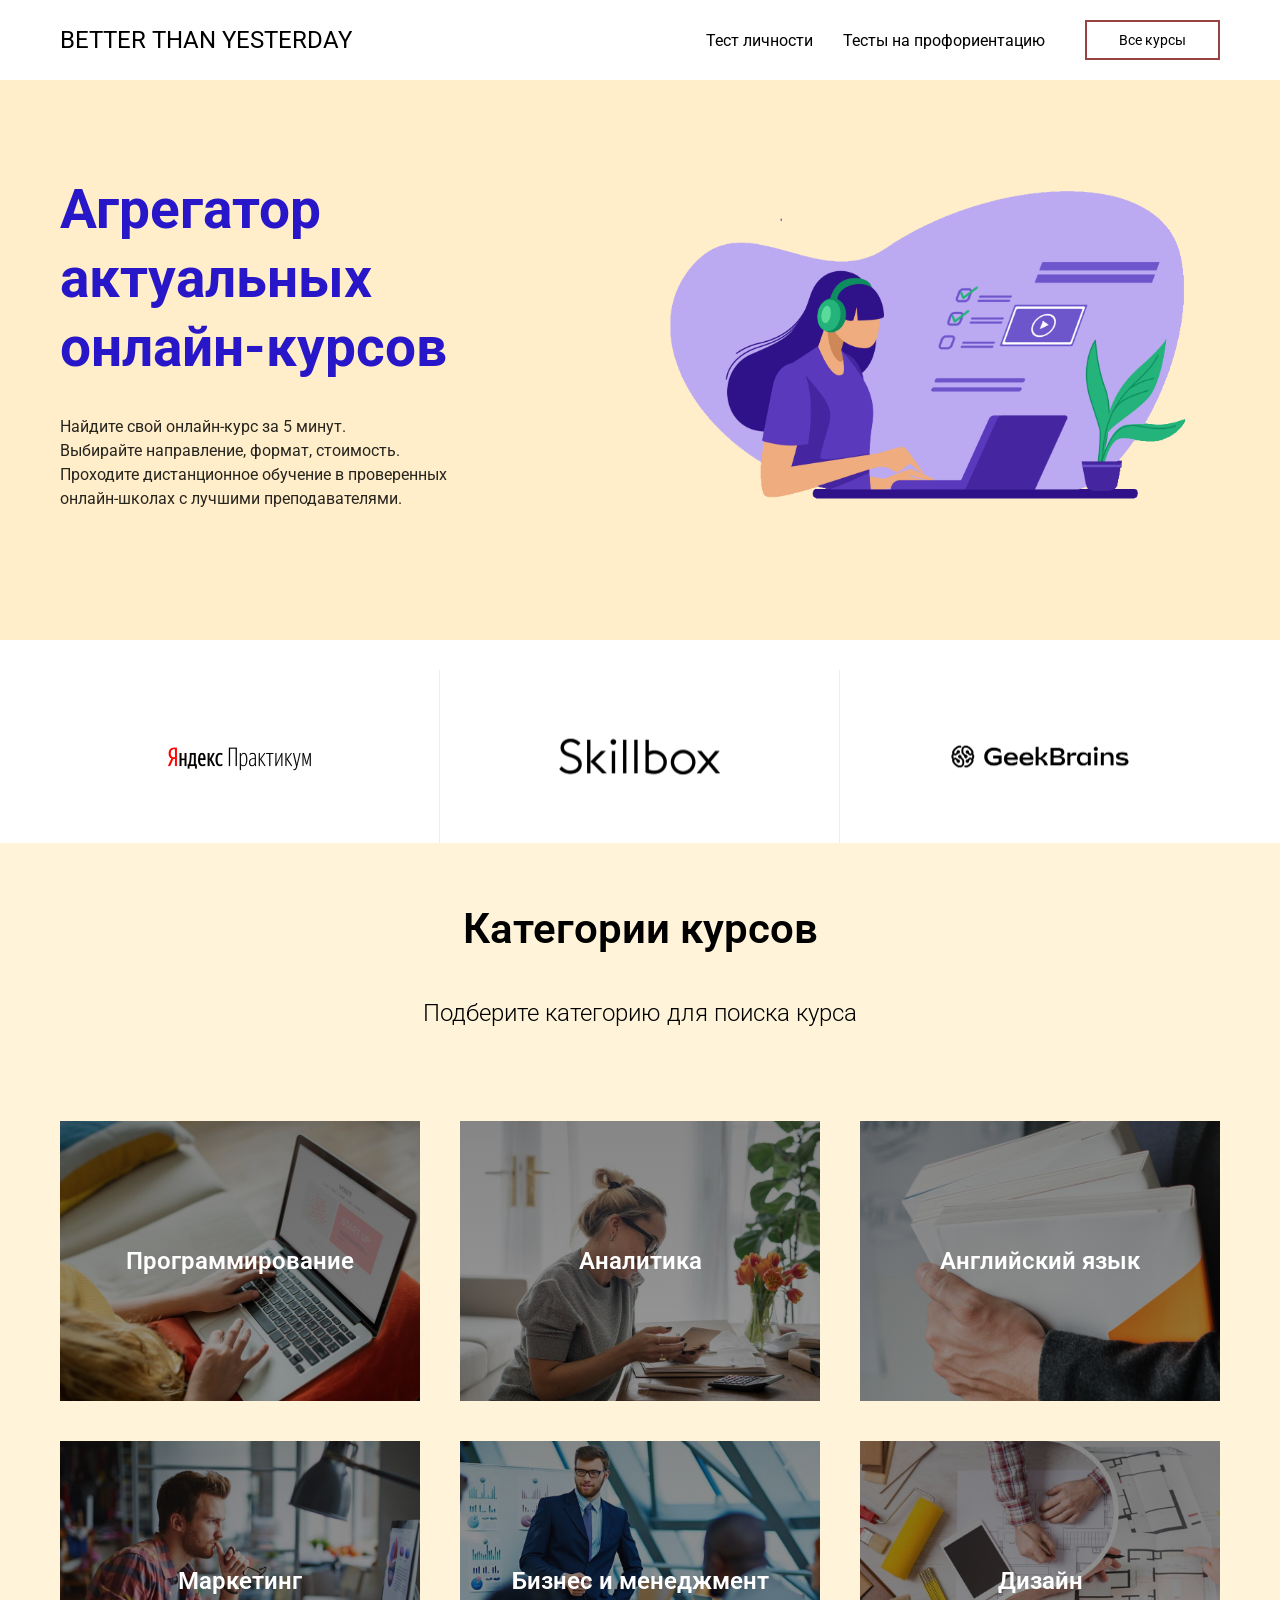
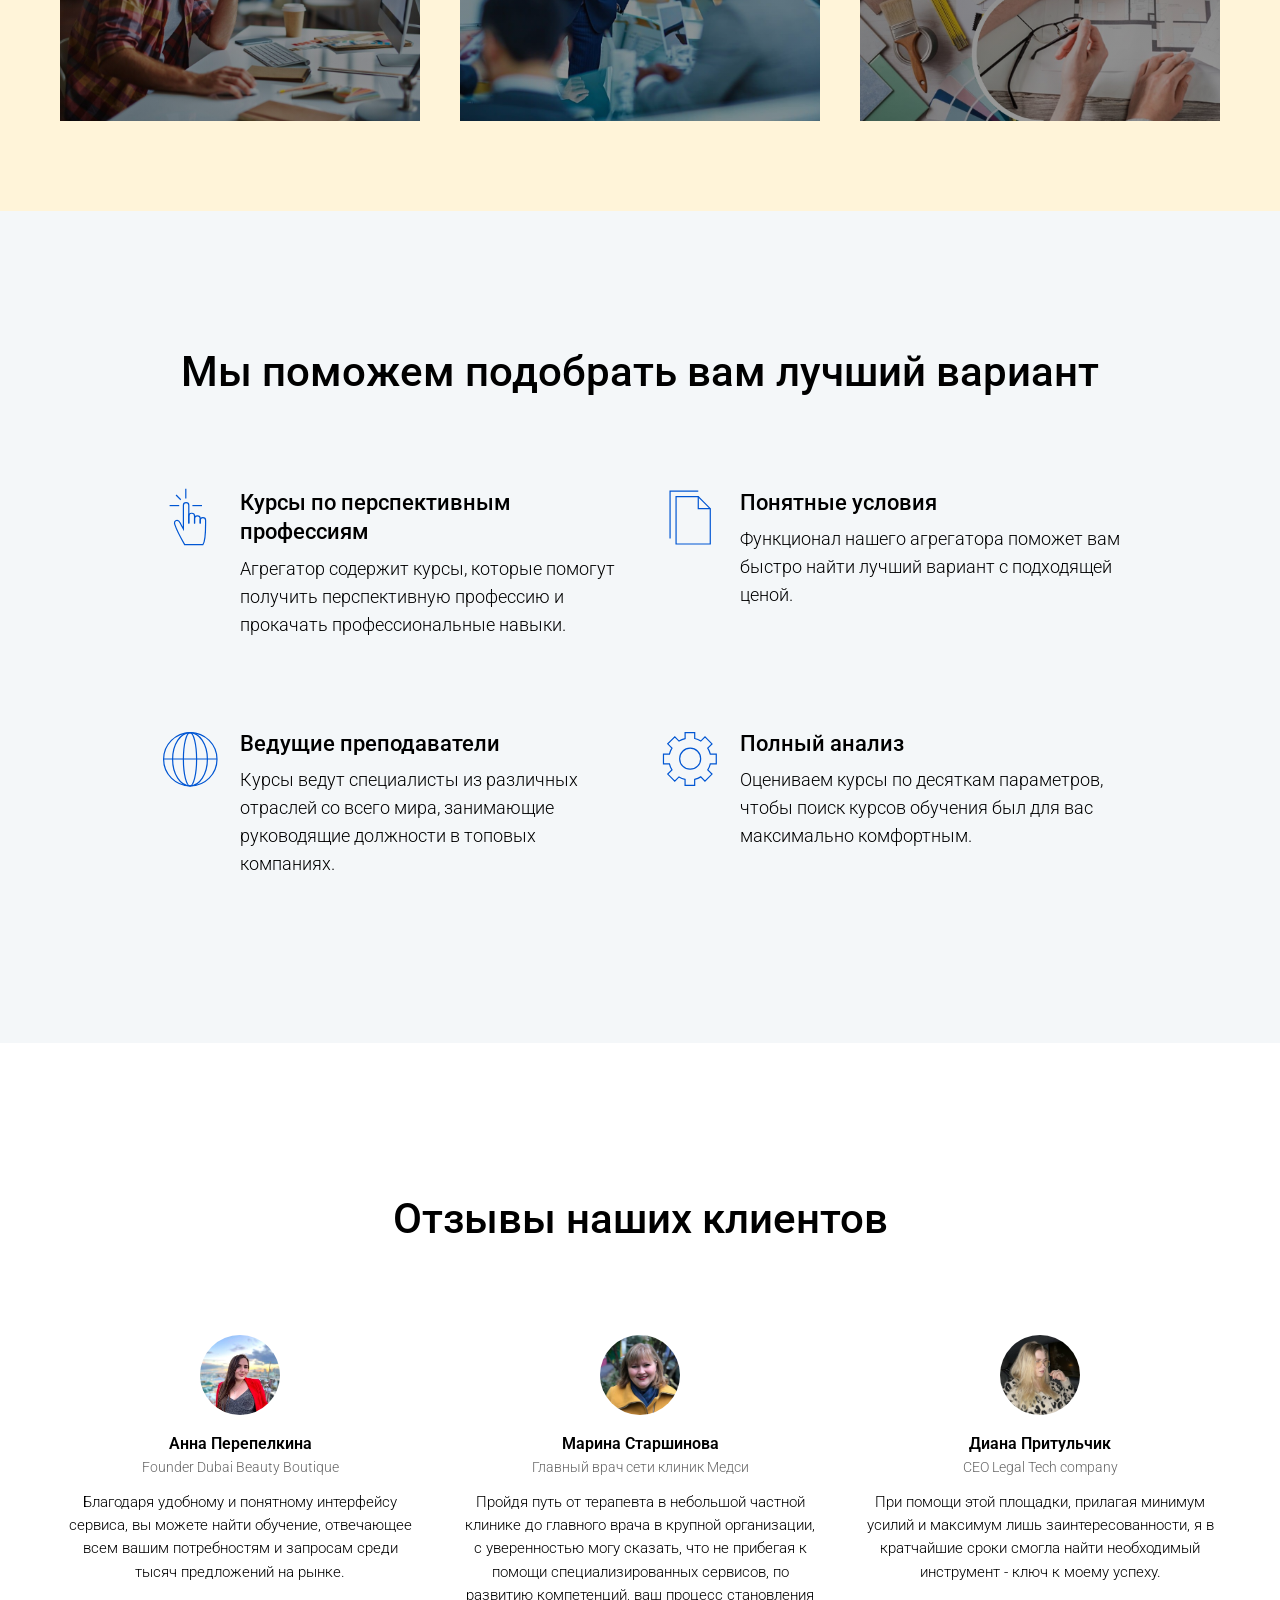
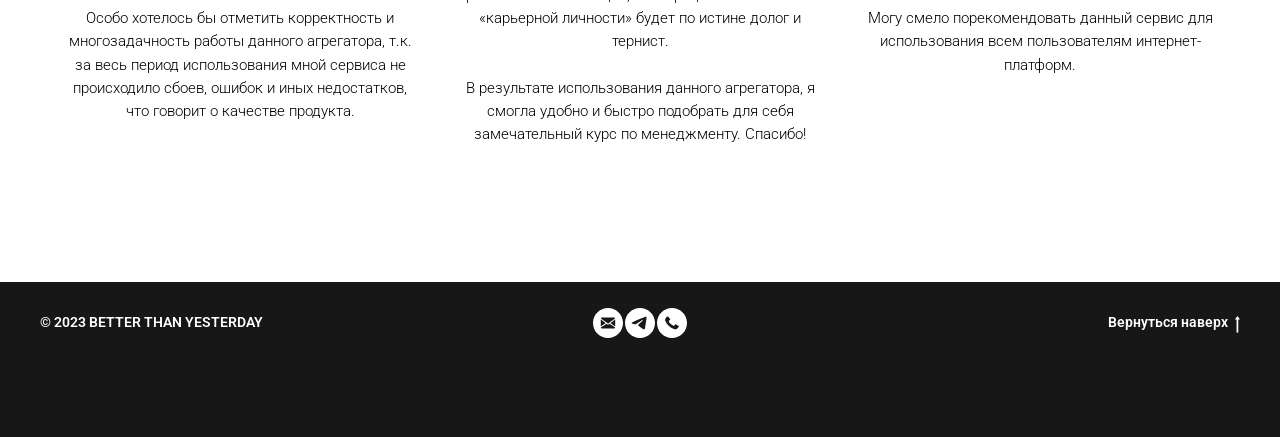
<file: index.html>
<!DOCTYPE html><html><head><meta charset="utf-8" /><meta http-equiv="Content-Type" content="text/html; charset=utf-8" /><meta name="viewport" content="width=device-width, initial-scale=1.0" /> <!--metatextblock--><title>Агрегатор онлайн-курсов</title><meta name="description" content="Найдите подходящий курс за 5 минут!" /> <meta property="og:url" content="http://agregatorcourses.tilda.ws" /><meta property="og:title" content="Агрегатор онлайн-курсов" /><meta property="og:description" content="Найдите подходящий курс за 5 минут!" /><meta property="og:type" content="website" /><meta property="og:image" content="images/tild3535-3538-4163-b661-633733333062__101.jpg" /><link rel="canonical" href="http://agregatorcourses.tilda.ws"><!--/metatextblock--><meta name="format-detection" content="telephone=no" /><meta http-equiv="x-dns-prefetch-control" content="on"><link rel="dns-prefetch" href="https://ws.tildacdn.com"><link rel="shortcut icon" href="images/tildafavicon.ico" type="image/x-icon" /><!-- Assets --><script src="https://neo.tildacdn.com/js/tilda-fallback-1.0.min.js" charset="utf-8" async></script><link rel="stylesheet" href="css/tilda-grid-3.0.min.css" type="text/css" media="all" onerror="this.loaderr='y';"/><link rel="stylesheet" href="css/tilda-blocks-page34025095.min.css?t=1676641502" type="text/css" media="all" onerror="this.loaderr='y';" /><link rel="preconnect" href="https://fonts.gstatic.com"><link href="https://fonts.googleapis.com/css2?family=Roboto:wght@300;400;500;700&subset=latin,cyrillic" rel="stylesheet"><script type="text/javascript">(function (d) {
if (!d.visibilityState) {
var s = d.createElement('script');
s.src = 'js/tilda-polyfill-1.0.min.js';
d.getElementsByTagName('head')[0].appendChild(s);
}
})(document);
function t_onReady(func) {
if (document.readyState != 'loading') {
func();
} else {
document.addEventListener('DOMContentLoaded', func);
}
}
function t_onFuncLoad(funcName, okFunc, time) {
if (typeof window[funcName] === 'function') {
okFunc();
} else {
setTimeout(function() {
t_onFuncLoad(funcName, okFunc, time);
},(time || 100));
}
}function t_throttle(fn, threshhold, scope) {return function () {fn.apply(scope || this, arguments);};}function t396_initialScale(t){var e=document.getElementById("rec"+t);if(e){var r=e.querySelector(".t396__artboard");if(r){var a,i=document.documentElement.clientWidth,l=[],d=r.getAttribute("data-artboard-screens");if(d){d=d.split(",");for(var o=0;o<d.length;o++)l[o]=parseInt(d[o],10)}else l=[320,480,640,960,1200];for(o=0;o<l.length;o++){var n=l[o];n<=i&&(a=n)}var g="edit"===window.allrecords.getAttribute("data-tilda-mode"),u="center"===t396_getFieldValue(r,"valign",a,l),c="grid"===t396_getFieldValue(r,"upscale",a,l),t=t396_getFieldValue(r,"height_vh",a,l),f=t396_getFieldValue(r,"height",a,l),e=!!window.opr&&!!window.opr.addons||!!window.opera||-1!==navigator.userAgent.indexOf(" OPR/");if(!g&&u&&!c&&!t&&f&&!e){for(var s=parseFloat((i/a).toFixed(3)),_=[r,r.querySelector(".t396__carrier"),r.querySelector(".t396__filter")],o=0;o<_.length;o++)_[o].style.height=parseInt(f,10)*s+"px";for(var h=r.querySelectorAll(".t396__elem"),o=0;o<h.length;o++)h[o].style.zoom=s}}}}function t396_getFieldValue(t,e,r,a){var i=a[a.length-1],l=r===i?t.getAttribute("data-artboard-"+e):t.getAttribute("data-artboard-"+e+"-res-"+r);if(!l)for(var d=0;d<a.length;d++){var o=a[d];if(!(o<=r)&&(l=o===i?t.getAttribute("data-artboard-"+e):t.getAttribute("data-artboard-"+e+"-res-"+o)))break}return l}</script><script src="js/tilda-scripts-3.0.min.js" charset="utf-8" defer onerror="this.loaderr='y';"></script><script src="js/tilda-blocks-page34025095.min.js?t=1676641502" charset="utf-8" async onerror="this.loaderr='y';"></script><script src="js/lazyload-1.3.min.js" charset="utf-8" async onerror="this.loaderr='y';"></script><script src="js/tilda-menu-1.0.min.js" charset="utf-8" async onerror="this.loaderr='y';"></script><script src="js/tilda-zero-1.1.min.js" charset="utf-8" async onerror="this.loaderr='y';"></script><script src="js/tilda-cards-1.0.min.js" charset="utf-8" async onerror="this.loaderr='y';"></script><script src="js/tilda-zero-scale-1.0.min.js" charset="utf-8" async onerror="this.loaderr='y';"></script><script src="js/tilda-events-1.0.min.js" charset="utf-8" async onerror="this.loaderr='y';"></script><script type="text/javascript">window.dataLayer = window.dataLayer || [];</script><script type="text/javascript">(function () {
if((/bot|google|yandex|baidu|bing|msn|duckduckbot|teoma|slurp|crawler|spider|robot|crawling|facebook/i.test(navigator.userAgent))===false && typeof(sessionStorage)!='undefined' && sessionStorage.getItem('visited')!=='y' && document.visibilityState){
var style=document.createElement('style');
style.type='text/css';
style.innerHTML='@media screen and (min-width: 980px) {.t-records {opacity: 0;}.t-records_animated {-webkit-transition: opacity ease-in-out .2s;-moz-transition: opacity ease-in-out .2s;-o-transition: opacity ease-in-out .2s;transition: opacity ease-in-out .2s;}.t-records.t-records_visible {opacity: 1;}}';
document.getElementsByTagName('head')[0].appendChild(style);
function t_setvisRecs(){
var alr=document.querySelectorAll('.t-records');
Array.prototype.forEach.call(alr, function(el) {
el.classList.add("t-records_animated");
});
setTimeout(function () {
Array.prototype.forEach.call(alr, function(el) {
el.classList.add("t-records_visible");
});
sessionStorage.setItem("visited", "y");
}, 400);
} 
document.addEventListener('DOMContentLoaded', t_setvisRecs);
}
})();</script></head><body class="t-body" style="margin:0;"><!--allrecords--><div id="allrecords" data-tilda-export="yes" class="t-records" data-hook="blocks-collection-content-node" data-tilda-project-id="3435002" data-tilda-page-id="34025095" data-tilda-formskey="fc3e5ce5d622f184861face293435002" data-tilda-lazy="yes"><div id="rec549814955" class="r t-rec" style=" " data-animationappear="off" data-record-type="360" ><!-- T360 --><style>@media screen and (min-width: 980px) {
.t-records {
opacity: 0;
}
.t-records_animated {
-webkit-transition: opacity ease-in-out .5s;
-moz-transition: opacity ease-in-out .5s;
-o-transition: opacity ease-in-out .5s;
transition: opacity ease-in-out .5s;
}
.t-records.t-records_visible,
.t-records .t-records {
opacity: 1;
}
}</style><script>t_onReady(function () {
var allRecords = document.querySelector('.t-records');
window.addEventListener('pageshow', function (event) {
if (event.persisted) {
allRecords.classList.add('t-records_visible');
}
});
var rec = document.querySelector('#rec549814955');
if (!rec) return;
rec.setAttribute('data-animationappear', 'off');
rec.style.opacity = '1';
allRecords.classList.add('t-records_animated');
setTimeout(function () {
allRecords.classList.add('t-records_visible');
}, 200);
});</script><script>t_onReady(function () {
var selects = 'button:not(.t-submit):not(.t835__btn_next):not(.t835__btn_prev):not(.t835__btn_result):not(.t862__btn_next):not(.t862__btn_prev):not(.t862__btn_result):not(.t854__news-btn):not(.t862__btn_next),' +
'a:not([href*="#"]):not(.carousel-control):not(.t-carousel__control):not(.t807__btn_reply):not([href^="#price"]):not([href^="javascript"]):not([href^="mailto"]):not([href^="tel"]):not([href^="link_sub"]):not(.js-feed-btn-show-more):not(.t367__opener):not([href^="https://www.dropbox.com/"])';
var elements = document.querySelectorAll(selects);
Array.prototype.forEach.call(elements, function (element) {
if (element.getAttribute('data-menu-submenu-hook')) return;
element.addEventListener('click', function (event) {
var goTo = this.getAttribute('href');
if (goTo !== null) {
var ctrl = event.ctrlKey;
var cmd = event.metaKey && navigator.platform.indexOf('Mac') !== -1;
if (!ctrl && !cmd) {
var target = this.getAttribute('target');
if (target !== '_blank') {
event.preventDefault();
var allRecords = document.querySelector('.t-records');
allRecords.classList.remove('t-records_visible');
setTimeout(function () {
window.location = goTo;
}, 500);
}
}
}
});
});
});</script></div><div id="rec549814956" class="r t-rec" style=" " data-record-type="394" ><style>#allrecords .t-text a,
#allrecords .t-descr a,
#allrecords .t-heading a,
#allrecords .t-title a,
#allrecords .t-impact-text a,
#allrecords .t-text-impact a,
#allrecords .t-name:not(.t-feed__parts-switch-btn) a:not(.t794__typo):not(.t-menusub__link-item):not(.t-cards__link),
#allrecords .t-uptitle a{
color: #0056d3;
font-weight: inherit;
border-bottom: 0px solid #ff3503;
-webkit-box-shadow: inset 0px 0px 0px #ff3503;
-moz-box-shadow: inset 0px 0px 0px #ff3503;
box-shadow: inset 0px 0px 0px #ff3503;
}</style></div><div id="rec549814957" class="r t-rec" style=" " data-animationappear="off" data-record-type="257" ><!-- T228 --><div id="nav549814957marker"></div><div id="nav549814957" class="t228 t228__positionstatic " style="background-color: rgba(255,255,255,1); " data-bgcolor-hex="#ffffff" data-bgcolor-rgba="rgba(255,255,255,1)" data-navmarker="nav549814957marker" data-appearoffset="" data-bgopacity-two="" data-menushadow="" data-bgopacity="1" data-menu-items-align="right" data-menu="yes"><div class="t228__maincontainer t228__c12collumns" style=""><div class="t228__padding40px"></div><div class="t228__leftside"><div class="t228__leftcontainer"><a href="" class="t228__imgwrapper" style="color:#000000;"><div class="t228__logo t-title" field="title" style="color:#000000;">BETTER THAN YESTERDAY</div></a></div></div><div class="t228__centerside t228__menualign_right"><nav class="t228__centercontainer" 
aria-label="Основные разделы на странице"><ul class="t228__list" 
role="menubar" aria-label="Основные разделы на странице"><li class="t228__list_item" 
role="none" 
style="padding:0 15px 0 0;"><a class="t-menu__link-item" 
href="https://www.16personalities.com/ru/test-lichnosti"
target="_blank" 
role="menuitem" tabindex="0" data-menu-submenu-hook="" data-menu-item-number="1" 
style="color:#000000;font-weight:400;">Тест личности</a></li><li class="t228__list_item" 
role="none" 
style="padding:0 0 0 15px;"><a class="t-menu__link-item" 
href="https://careertest.ru/tests/"
target="_blank" 
role="menuitem" tabindex="0" data-menu-submenu-hook="" data-menu-item-number="2" 
style="color:#000000;font-weight:400;">Тесты на профориентацию</a></li></ul></nav></div><div class="t228__rightside"><div class="t228__rightcontainer"><div class="t228__right_buttons"><div class="t228__right_buttons_wrap"><div class="t228__right_buttons_but"><a href="#rec550190913" target="" class="t-btn t-btn_md " style="color:#000000;border:2px solid #994242;font-weight:400;"><table role="presentation" style="width:100%; height:100%;"><tr><td>Все курсы</td></tr></table></a></div></div></div></div></div><div class="t228__padding40px"></div></div></div><style>@media screen and (max-width: 980px) {
#rec549814957 .t228__leftcontainer {
padding: 20px;
}
#rec549814957 .t228__imglogo {
padding: 20px 0;
}
#rec549814957 .t228 {
position: static;
}
}</style><script>window.addEventListener('resize', t_throttle(function () {
t_onFuncLoad('t_menu__setBGcolor', function () {
t_menu__setBGcolor('549814957', '.t228');
});
}));
t_onReady(function () {
t_onFuncLoad('t_menu__highlightActiveLinks', function () {
t_menu__highlightActiveLinks('.t228__list_item a');
});
t_onFuncLoad('t228__init', function () {
t228__init('549814957');
});
t_onFuncLoad('t_menu__setBGcolor', function () {
t_menu__setBGcolor('549814957', '.t228');
});
});</script><!--[if IE 8]><style>#rec549814957 .t228 {
filter: progid:DXImageTransform.Microsoft.gradient(startColorStr='#D9ffffff', endColorstr='#D9ffffff');
}</style><![endif]--><style>#rec549814957 .t-menu__link-item{
outline: none;
}
#rec549814957 .t-menu__link-item:focus-visible{
outline: 5px auto rgba(0, 150, 255, 1);
-webkit-outline: 5px auto rgba(0, 150, 255, 1);
-moz-outline: 5px auto rgba(0, 150, 255, 1);
-ms-outline: 5px auto rgba(0, 150, 255, 1);
-o-outline: 5px auto rgba(0, 150, 255, 1);
}
@supports (overflow:-webkit-marquee) and (justify-content:inherit)
{
#rec549814957 .t-menu__link-item,
#rec549814957 .t-menu__link-item.t-active {
opacity: 1 !important;
}
}</style></div><div id="rec549814958" class="r t-rec t-rec_pt_0" style="padding-top:0px;background-color:#000000; " data-animationappear="off" data-record-type="396" data-bg-color="#000000"><!-- T396 --><style>#rec549814958 .t396__artboard {height: 560px; background-color: #ffeec9; }#rec549814958 .t396__filter {height: 560px; }#rec549814958 .t396__carrier{height: 560px; background-position: center center; background-attachment: scroll;background-size: cover;background-repeat: no-repeat;}@media screen and (max-width: 1199px) {#rec549814958 .t396__artboard {height: 460px;}#rec549814958 .t396__filter {height: 460px;}#rec549814958 .t396__carrier {height: 460px;background-attachment: scroll;}}@media screen and (max-width: 959px) {#rec549814958 .t396__artboard {height: 760px;}#rec549814958 .t396__filter {height: 760px;}#rec549814958 .t396__carrier {height: 760px;background-attachment: scroll;}}@media screen and (max-width: 639px) {#rec549814958 .t396__artboard {height: 690px;}#rec549814958 .t396__filter {height: 690px;}#rec549814958 .t396__carrier {height: 690px;background-attachment: scroll;}}@media screen and (max-width: 479px) {#rec549814958 .t396__artboard {height: 580px;}#rec549814958 .t396__filter {height: 580px;}#rec549814958 .t396__carrier {height: 580px;background-attachment: scroll;}} #rec549814958 .tn-elem[data-elem-id="1536161772606"] { color: #2816c9; z-index: 1; top: 95px;left: calc(50% - 600px + 20px);width: 458px;}#rec549814958 .tn-elem[data-elem-id="1536161772606"] .tn-atom { color: #2816c9; font-size: 55px; font-family: 'Roboto',Arial,sans-serif; line-height: 1.25; font-weight: 500; background-position: center center ;border-color: transparent ;border-style: solid ; }@media screen and (max-width: 1199px) {#rec549814958 .tn-elem[data-elem-id="1536161772606"] {top: 123px;left: calc(50% - 480px + 11px);width: 390px;}#rec549814958 .tn-elem[data-elem-id="1536161772606"] .tn-atom { font-size: 29px; }}@media screen and (max-width: 959px) {#rec549814958 .tn-elem[data-elem-id="1536161772606"] {top: 90px;left: calc(50% - 320px + 91px);width: 460px;}#rec549814958 .tn-elem[data-elem-id="1536161772606"] {text-align: center;}}@media screen and (max-width: 639px) {#rec549814958 .tn-elem[data-elem-id="1536161772606"] {top: 77px;left: calc(50% - 240px + 31px);width: 420px;}#rec549814958 .tn-elem[data-elem-id="1536161772606"] .tn-atom { font-size: 30px; }}@media screen and (max-width: 479px) {#rec549814958 .tn-elem[data-elem-id="1536161772606"] {top: 70px;left: calc(50% - 160px + 11px);width: 300px;}#rec549814958 .tn-elem[data-elem-id="1536161772606"] .tn-atom { font-size: 22px; }} #rec549814958 .tn-elem[data-elem-id="1536161805326"] { color: #000000; z-index: 2; top: 335px;left: calc(50% - 600px + 20px);width: 470px;}#rec549814958 .tn-elem[data-elem-id="1536161805326"] .tn-atom { color: #000000; font-size: 16px; font-family: 'Roboto',Arial,sans-serif; line-height: 1.5; font-weight: 400; opacity: 0.85; background-position: center center ;border-color: transparent ;border-style: solid ; }@media screen and (max-width: 1199px) {#rec549814958 .tn-elem[data-elem-id="1536161805326"] {top: 213px;left: calc(50% - 480px + 11px);width: 380px;}#rec549814958 .tn-elem[data-elem-id="1536161805326"] .tn-atom { font-size: 13px; line-height: 1.6; }}@media screen and (max-width: 959px) {#rec549814958 .tn-elem[data-elem-id="1536161805326"] {top: 181px;left: calc(50% - 320px + 105px);width: 430px;}#rec549814958 .tn-elem[data-elem-id="1536161805326"] {text-align: center;}}@media screen and (max-width: 639px) {#rec549814958 .tn-elem[data-elem-id="1536161805326"] {top: 171px;left: calc(50% - 240px + 48px);width: 380px;}#rec549814958 .tn-elem[data-elem-id="1536161805326"] .tn-atom { font-size: 13px; }}@media screen and (max-width: 479px) {#rec549814958 .tn-elem[data-elem-id="1536161805326"] {top: 139px;left: calc(50% - 160px + 16px);width: 290px;}#rec549814958 .tn-elem[data-elem-id="1536161805326"] .tn-atom { font-size: 12px; }} #rec549814958 .tn-elem[data-elem-id="1536162004763"] { z-index: 4; top: 62px;left: calc(50% - 600px + 585px);width: 600px;}#rec549814958 .tn-elem[data-elem-id="1536162004763"] .tn-atom { background-position: center center ;border-color: transparent ;border-style: solid ; }@media screen and (max-width: 1199px) {#rec549814958 .tn-elem[data-elem-id="1536162004763"] {top: 60px;left: calc(50% - 480px + 472px);width: 480px;}}@media screen and (max-width: 959px) {#rec549814958 .tn-elem[data-elem-id="1536162004763"] {top: 380px;left: calc(50% - 320px + 81px);}}@media screen and (max-width: 639px) {#rec549814958 .tn-elem[data-elem-id="1536162004763"] {top: 371px;left: calc(50% - 240px + 41px);width: 400px;}}@media screen and (max-width: 479px) {#rec549814958 .tn-elem[data-elem-id="1536162004763"] {top: 333px;left: calc(50% - 160px + 11px);width: 300px;}}</style><div class='t396'><div class="t396__artboard" data-artboard-recid="549814958" data-artboard-screens="320,480,640,960,1200" data-artboard-height="560" data-artboard-valign="center" data-artboard-upscale="grid" data-artboard-height-res-320="580" data-artboard-height-res-480="690" data-artboard-height-res-640="760" data-artboard-height-res-960="460" 
><div class="t396__carrier" data-artboard-recid="549814958"></div><div class="t396__filter" data-artboard-recid="549814958"></div><div class='t396__elem tn-elem tn-elem__5498149581536161772606' data-elem-id='1536161772606' data-elem-type='text' data-field-top-value="95" data-field-left-value="20" data-field-width-value="458" data-field-axisy-value="top" data-field-axisx-value="left" data-field-container-value="grid" data-field-topunits-value="px" data-field-leftunits-value="px" data-field-heightunits-value="" data-field-widthunits-value="px" data-field-top-res-320-value="70" data-field-left-res-320-value="11" data-field-width-res-320-value="300" data-field-top-res-480-value="77" data-field-left-res-480-value="31" data-field-width-res-480-value="420" data-field-top-res-640-value="90" data-field-left-res-640-value="91" data-field-width-res-640-value="460" data-field-top-res-960-value="123" data-field-left-res-960-value="11" data-field-width-res-960-value="390" 
><div class='tn-atom'field='tn_text_1536161772606'><strong>Агрегатор<br>актуальных<br>онлайн-курсов</strong><strong></strong></div> </div> <div class='t396__elem tn-elem tn-elem__5498149581536161805326' data-elem-id='1536161805326' data-elem-type='text' data-field-top-value="335" data-field-left-value="20" data-field-width-value="470" data-field-axisy-value="top" data-field-axisx-value="left" data-field-container-value="grid" data-field-topunits-value="px" data-field-leftunits-value="px" data-field-heightunits-value="" data-field-widthunits-value="px" data-field-top-res-320-value="139" data-field-left-res-320-value="16" data-field-width-res-320-value="290" data-field-top-res-480-value="171" data-field-left-res-480-value="48" data-field-width-res-480-value="380" data-field-top-res-640-value="181" data-field-left-res-640-value="105" data-field-width-res-640-value="430" data-field-top-res-960-value="213" data-field-left-res-960-value="11" data-field-width-res-960-value="380" 
><div class='tn-atom'field='tn_text_1536161805326'>Найдите свой онлайн-курс за 5 минут. <br>Выбирайте направление, формат, стоимость.<br>Проходите дистанционное обучение в проверенных <br>онлайн-школах с лучшими преподавателями.</div> </div> <div class='t396__elem tn-elem tn-elem__5498149581536162004763' data-elem-id='1536162004763' data-elem-type='image' data-field-top-value="62" data-field-left-value="585" data-field-width-value="600" data-field-axisy-value="top" data-field-axisx-value="left" data-field-container-value="grid" data-field-topunits-value="px" data-field-leftunits-value="px" data-field-heightunits-value="" data-field-widthunits-value="px" data-field-filewidth-value="1680" data-field-fileheight-value="1121" data-field-top-res-320-value="333" data-field-left-res-320-value="11" data-field-width-res-320-value="300" data-field-top-res-480-value="371" data-field-left-res-480-value="41" data-field-width-res-480-value="400" data-field-top-res-640-value="380" data-field-left-res-640-value="81" data-field-top-res-960-value="60" data-field-left-res-960-value="472" data-field-width-res-960-value="480" 
><div class='tn-atom' ><img class='tn-atom__img t-img' data-original='images/tild3463-3336-4964-b765-323730636138__girl-on-computer-02-.png' imgfield='tn_img_1536162004763'></div></div> </div> </div> <script>t_onReady(function () {
t_onFuncLoad('t396_init', function () {
t396_init('549814958');
});
});</script><!-- /T396 --></div><div id="rec549814959" class="r t-rec t-rec_pt_30 t-rec_pb_0" style="padding-top:30px;padding-bottom:0px; " data-animationappear="off" data-record-type="595" ><!-- t595 --><div class="t595"><div class="t595__container t-container"><div class="t-col t595__item t595__item_3-in-row "> <div class="t595__line t595__line_vertical t595__line_vertical_1 " style=""></div><a class="t595__linkwrapper" href="https://practicum.yandex.ru/" target="_blank"><img class="t595__img t-img " 
src="images/tild6637-3161-4766-b764-616432323730__-__empty__yandeks-praktikum.png" data-original="images/tild6637-3161-4766-b764-616432323730__yandeks-praktikum.png" 
imgfield="li_img__1481203544538"
style="max-width:200px;" alt=""></a></div><div class="t-col t595__item t595__item_3-in-row "> <div class="t595__line t595__line_vertical t595__line_vertical_2 t595__line_vertical_2order" style=""></div><a class="t595__linkwrapper" href="https://skillbox.ru/" target="_blank"><img class="t595__img t-img " 
src="images/tild3831-6333-4262-b230-313538363833__-__empty__group-192.png" data-original="images/tild3831-6333-4262-b230-313538363833__group-192.png" 
imgfield="li_img__1481205879887"
style="max-width:200px;" alt=""></a></div><div class="t-clear t595__line t595__line_horizontal_mob2col" style=""></div><div class="t-col t595__item t595__item_3-in-row "> <div class="t595__line t595__line_vertical t595__line_vertical_0 t595__line_vertical_3order " style=""></div><a class="t595__linkwrapper" href="https://gb.ru/" target="_blank"><img class="t595__img t-img " 
src="images/tild6666-3939-4230-b062-363539353130__-__empty__frame_5233827.png" data-original="images/tild6666-3939-4230-b062-363539353130__frame_5233827.png" 
imgfield="li_img__1481205139575"
style="max-width:200px;" alt=""></a></div></div></div></div><div id="rec550190913" class="r t-rec t-rec_pt_60 t-rec_pb_90" style="padding-top:60px;padding-bottom:90px;background-color:#fff4d9; " data-animationappear="off" data-record-type="851" data-bg-color="#fff4d9"><!-- t851 --><div class="t851"><div class="t-section__container t-container"><div class="t-col t-col_12"><div class="t-section__topwrapper t-align_center"><div class="t-section__title t-title t-title_xs" field="btitle">Категории курсов</div> <div class="t-section__descr t-descr t-descr_xl t-margin_auto" field="bdescr">Подберите категорию для поиска курса</div> </div></div></div><ul class="t851__container t851__container_mobile-grid" data-blocks-per-row="3"><li class="t851__col t-cards__col t-col t-col_4 t-align_center t851__col_mobile-grid "><div class="t851__table" style="height:280px;"><div class="t851__cell t-align_center t-valign_middle"><div class="t851__bg t851__animation_fast t851__bg_animated t-bgimg" data-original="images/tild6162-6661-4135-b037-356533333664__266-pom1264-eye.jpg" 
bgimgfield="li_img__1531229910323" 
style="background-image:url('images/tild6162-6661-4135-b037-356533333664__-__resizeb__20x__266-pom1264-eye.jpg');"
itemscope itemtype="http://schema.org/ImageObject"><meta itemprop="image" content="images/tild6162-6661-4135-b037-356533333664__266-pom1264-eye.jpg"></div><div class="t851__overlay t851__animation_fast" style="background-image: -moz-linear-gradient(top, rgba(15,15,15,0.50), rgba(0,0,0,0.40)); background-image: -webkit-linear-gradient(top, rgba(15,15,15,0.50), rgba(0,0,0,0.40)); background-image: -o-linear-gradient(top, rgba(15,15,15,0.50), rgba(0,0,0,0.40)); background-image: -ms-linear-gradient(top, rgba(15,15,15,0.50), rgba(0,0,0,0.40));"></div><div class="t851__textwrapper t851__animation_fast "><div class="t851__textwrapper__content"><div class="t851__inner-wrapper t851__inner-wrapper_animated-btn"><div class="t851__title t-name t-name_xl" field="li_title__1531229910323" style="" >Программирование</div></div><div class="t851__button-container t851__button_show-hover"><div class="t851__button-wrapper"><a class="t851__link t-cards__link" href="programmer" target=""><div class="t851__btn t-btn t-btn_sm" style="color:#ffffff;border:1px solid #ffffff;border-radius:30px; -moz-border-radius:30px; -webkit-border-radius:30px;">Узнать больше</div></a></div></div></div></div></div></div></li><li class="t851__col t-cards__col t-col t-col_4 t-align_center t851__col_mobile-grid "><div class="t851__table" style="height:280px;"><div class="t851__cell t-align_center t-valign_middle"><div class="t851__bg t851__animation_fast t851__bg_animated t-bgimg" data-original="images/tild3961-3034-4337-b037-626464633363__268-ted3797-jj.jpg" 
bgimgfield="li_img__1531230022700" 
style="background-image:url('images/tild3961-3034-4337-b037-626464633363__-__resizeb__20x__268-ted3797-jj.jpg');"
itemscope itemtype="http://schema.org/ImageObject"><meta itemprop="image" content="images/tild3961-3034-4337-b037-626464633363__268-ted3797-jj.jpg"></div><div class="t851__overlay t851__animation_fast" style="background-image: -moz-linear-gradient(top, rgba(15,15,15,0.50), rgba(0,0,0,0.40)); background-image: -webkit-linear-gradient(top, rgba(15,15,15,0.50), rgba(0,0,0,0.40)); background-image: -o-linear-gradient(top, rgba(15,15,15,0.50), rgba(0,0,0,0.40)); background-image: -ms-linear-gradient(top, rgba(15,15,15,0.50), rgba(0,0,0,0.40));"></div><div class="t851__textwrapper t851__animation_fast "><div class="t851__textwrapper__content"><div class="t851__inner-wrapper t851__inner-wrapper_animated-btn"><div class="t851__title t-name t-name_xl" field="li_title__1531230022700" style="" >Аналитика</div></div><div class="t851__button-container t851__button_show-hover"><div class="t851__button-wrapper"><a class="t851__link t-cards__link" href="analyst" target=""><div class="t851__btn t-btn t-btn_sm" style="color:#ffffff;border:1px solid #ffffff;border-radius:30px; -moz-border-radius:30px; -webkit-border-radius:30px;">Узнать больше</div></a></div></div></div></div></div></div></li><li class="t851__col t-cards__col t-col t-col_4 t-align_center t851__col_mobile-grid "><div class="t851__table" style="height:280px;"><div class="t851__cell t-align_center t-valign_middle"><div class="t851__bg t851__animation_fast t851__bg_animated t-bgimg" data-original="images/tild3937-3539-4631-a361-656164663437__268-nun5604-eye_3.jpg" 
bgimgfield="li_img__1531230031147" 
style="background-image:url('images/tild3937-3539-4631-a361-656164663437__-__resizeb__20x__268-nun5604-eye_3.jpg');"
itemscope itemtype="http://schema.org/ImageObject"><meta itemprop="image" content="images/tild3937-3539-4631-a361-656164663437__268-nun5604-eye_3.jpg"></div><div class="t851__overlay t851__animation_fast" style="background-image: -moz-linear-gradient(top, rgba(15,15,15,0.50), rgba(0,0,0,0.40)); background-image: -webkit-linear-gradient(top, rgba(15,15,15,0.50), rgba(0,0,0,0.40)); background-image: -o-linear-gradient(top, rgba(15,15,15,0.50), rgba(0,0,0,0.40)); background-image: -ms-linear-gradient(top, rgba(15,15,15,0.50), rgba(0,0,0,0.40));"></div><div class="t851__textwrapper t851__animation_fast "><div class="t851__textwrapper__content"><div class="t851__inner-wrapper t851__inner-wrapper_animated-btn"><div class="t851__title t-name t-name_xl" field="li_title__1531230031147" style="" >Английский язык</div></div><div class="t851__button-container t851__button_show-hover"><div class="t851__button-wrapper"><a class="t851__link t-cards__link" href="english" target=""><div class="t851__btn t-btn t-btn_sm" style="color:#ffffff;border:1px solid #ffffff;border-radius:30px; -moz-border-radius:30px; -webkit-border-radius:30px;">Узнать больше</div></a></div></div></div></div></div></div></li><div class="t-clear t851__separator"></div><li class="t851__col t-cards__col t-col t-col_4 t-align_center t851__col_mobile-grid "><div class="t851__table" style="height:280px;"><div class="t851__cell t-align_center t-valign_middle"><div class="t851__bg t851__animation_fast t851__bg_animated t-bgimg" data-original="images/tild3636-6332-4962-a563-386631353164__101.jpg" 
bgimgfield="li_img__1676289905001" 
style="background-image:url('images/tild3636-6332-4962-a563-386631353164__-__resizeb__20x__101.jpg');"
itemscope itemtype="http://schema.org/ImageObject"><meta itemprop="image" content="images/tild3636-6332-4962-a563-386631353164__101.jpg"></div><div class="t851__overlay t851__animation_fast" style="background-image: -moz-linear-gradient(top, rgba(15,15,15,0.50), rgba(0,0,0,0.40)); background-image: -webkit-linear-gradient(top, rgba(15,15,15,0.50), rgba(0,0,0,0.40)); background-image: -o-linear-gradient(top, rgba(15,15,15,0.50), rgba(0,0,0,0.40)); background-image: -ms-linear-gradient(top, rgba(15,15,15,0.50), rgba(0,0,0,0.40));"></div><div class="t851__textwrapper t851__animation_fast "><div class="t851__textwrapper__content"><div class="t851__inner-wrapper t851__inner-wrapper_animated-btn"><div class="t851__title t-name t-name_xl" field="li_title__1676289905001" style="" >Маркетинг</div></div><div class="t851__button-container t851__button_show-hover"><div class="t851__button-wrapper"><a class="t851__link t-cards__link" href="marketing" target=""><div class="t851__btn t-btn t-btn_sm" style="color:#ffffff;border:1px solid #ffffff;border-radius:30px; -moz-border-radius:30px; -webkit-border-radius:30px;">Узнать больше</div></a></div></div></div></div></div></div></li><li class="t851__col t-cards__col t-col t-col_4 t-align_center t851__col_mobile-grid "><div class="t851__table" style="height:280px;"><div class="t851__cell t-align_center t-valign_middle"><div class="t851__bg t851__animation_fast t851__bg_animated t-bgimg" data-original="images/tild6539-6235-4635-a135-643864343537__63.jpg" 
bgimgfield="li_img__1676289906431" 
style="background-image:url('images/tild6539-6235-4635-a135-643864343537__-__resizeb__20x__63.jpg');"
itemscope itemtype="http://schema.org/ImageObject"><meta itemprop="image" content="images/tild6539-6235-4635-a135-643864343537__63.jpg"></div><div class="t851__overlay t851__animation_fast" style="background-image: -moz-linear-gradient(top, rgba(15,15,15,0.50), rgba(0,0,0,0.40)); background-image: -webkit-linear-gradient(top, rgba(15,15,15,0.50), rgba(0,0,0,0.40)); background-image: -o-linear-gradient(top, rgba(15,15,15,0.50), rgba(0,0,0,0.40)); background-image: -ms-linear-gradient(top, rgba(15,15,15,0.50), rgba(0,0,0,0.40));"></div><div class="t851__textwrapper t851__animation_fast "><div class="t851__textwrapper__content"><div class="t851__inner-wrapper t851__inner-wrapper_animated-btn"><div class="t851__title t-name t-name_xl" field="li_title__1676289906431" style="" >Бизнес и менеджмент</div></div><div class="t851__button-container t851__button_show-hover"><div class="t851__button-wrapper"><a class="t851__link t-cards__link" href="management" target=""><div class="t851__btn t-btn t-btn_sm" style="color:#ffffff;border:1px solid #ffffff;border-radius:30px; -moz-border-radius:30px; -webkit-border-radius:30px;">Узнать больше</div></a></div></div></div></div></div></div></li><li class="t851__col t-cards__col t-col t-col_4 t-align_center t851__col_mobile-grid "><div class="t851__table" style="height:280px;"><div class="t851__cell t-align_center t-valign_middle"><div class="t851__bg t851__animation_fast t851__bg_animated t-bgimg" data-original="images/tild3234-3632-4235-b838-396638313164__48.jpeg" 
bgimgfield="li_img__1676289908006" 
style="background-image:url('images/tild3234-3632-4235-b838-396638313164__-__resizeb__20x__48.jpeg');"
itemscope itemtype="http://schema.org/ImageObject"><meta itemprop="image" content="images/tild3234-3632-4235-b838-396638313164__48.jpeg"></div><div class="t851__overlay t851__animation_fast" style="background-image: -moz-linear-gradient(top, rgba(15,15,15,0.50), rgba(0,0,0,0.40)); background-image: -webkit-linear-gradient(top, rgba(15,15,15,0.50), rgba(0,0,0,0.40)); background-image: -o-linear-gradient(top, rgba(15,15,15,0.50), rgba(0,0,0,0.40)); background-image: -ms-linear-gradient(top, rgba(15,15,15,0.50), rgba(0,0,0,0.40));"></div><div class="t851__textwrapper t851__animation_fast "><div class="t851__textwrapper__content"><div class="t851__inner-wrapper t851__inner-wrapper_animated-btn"><div class="t851__title t-name t-name_xl" field="li_title__1676289908006" style="" >Дизайн</div></div><div class="t851__button-container t851__button_show-hover"><div class="t851__button-wrapper"><a class="t851__link t-cards__link" href="design" target=""><div class="t851__btn t-btn t-btn_sm" style="color:#ffffff;border:1px solid #ffffff;border-radius:30px; -moz-border-radius:30px; -webkit-border-radius:30px;">Узнать больше</div></a></div></div></div></div></div></div></li></ul></div><script type="text/javascript">t_onReady(function () {
t_onFuncLoad('t851_init', function () {
t851_init('550190913');
});
});</script></div><div id="rec549814961" class="r t-rec t-rec_pt_135 t-rec_pb_165" style="padding-top:135px;padding-bottom:165px;background-color:#f4f7f9; " data-animationappear="off" data-record-type="845" data-bg-color="#f4f7f9"><!-- t845 --><div class="t845"><div class="t-section__container t-container"><div class="t-col t-col_12"><div class="t-section__topwrapper t-align_center"><div class="t-section__title t-title t-title_xs" field="btitle"><span style="font-weight: 500;">Мы поможем подобрать вам лучший вариант</span><br /></div> </div></div></div><ul class="t845__container t-container"><li class="t845__col t-cards__col t-col t-col_5 t-prefix_1 t845__col_first t-item"><div class="t845__item"><div class="t-cell t-valign_top"><div class="t845__bgimg t-bgimg" data-original="images/tild6566-3966-4666-b834-323466623831__template_illustratio.svg" 
bgimgfield="li_img__1536162675541"
style="width: 60px; height: 60px; background-image: url('images/tild6566-3966-4666-b834-323466623831__template_illustratio.svg');"
itemscope itemtype="http://schema.org/ImageObject"><meta itemprop="image" content="images/tild6566-3966-4666-b834-323466623831__template_illustratio.svg"></div></div><div class="t845__textwrapper t-cell t-valign_top"><div class="t845__name t-name t-name_lg" field="li_title__1536162675541" style="font-weight:500;">Курсы по перспективным профессиям</div><div class="t845__descr t-descr t-descr_sm" field="li_descr__1536162675541" style="">Агрегатор содержит курсы, которые помогут получить перспективную профессию и прокачать профессиональные навыки.<br /></div></div></div></li><li class="t845__col t-cards__col t-col t-col_5 t-item"><div class="t845__item"><div class="t-cell t-valign_top"><div class="t845__bgimg t-bgimg" data-original="images/tild3865-3334-4362-b662-313437313865__template_illustratio.svg" 
bgimgfield="li_img__1533046463239"
style="width: 60px; height: 60px; background-image: url('images/tild3865-3334-4362-b662-313437313865__template_illustratio.svg');"
itemscope itemtype="http://schema.org/ImageObject"><meta itemprop="image" content="images/tild3865-3334-4362-b662-313437313865__template_illustratio.svg"></div></div><div class="t845__textwrapper t-cell t-valign_top"><div class="t845__name t-name t-name_lg" field="li_title__1533046463239" style="font-weight:500;">Понятные условия<br /></div><div class="t845__descr t-descr t-descr_sm" field="li_descr__1533046463239" style="">Функционал нашего агрегатора поможет вам быстро найти лучший вариант с подходящей ценой.<br /></div></div></div></li><div class="t-clear t845__separator" style=""></div><li class="t845__col t-cards__col t-col t-col_5 t-prefix_1 t-item"><div class="t845__item"><div class="t-cell t-valign_top"><div class="t845__bgimg t-bgimg" data-original="images/tild3133-3162-4761-b131-356137626465__template_illustratio.svg" 
bgimgfield="li_img__1536162664682"
style="width: 60px; height: 60px; background-image: url('images/tild3133-3162-4761-b131-356137626465__template_illustratio.svg');"
itemscope itemtype="http://schema.org/ImageObject"><meta itemprop="image" content="images/tild3133-3162-4761-b131-356137626465__template_illustratio.svg"></div></div><div class="t845__textwrapper t-cell t-valign_top"><div class="t845__name t-name t-name_lg" field="li_title__1536162664682" style="font-weight:500;">Ведущие преподаватели<br /></div><div class="t845__descr t-descr t-descr_sm" field="li_descr__1536162664682" style="">Курсы ведут специалисты из различных отраслей со всего мира, занимающие руководящие должности в топовых компаниях.<br /></div></div></div></li><li class="t845__col t-cards__col t-col t-col_5 t-item"><div class="t845__item"><div class="t-cell t-valign_top"><div class="t845__bgimg t-bgimg" data-original="images/tild3234-3433-4166-a539-636161396563__template_illustratio.svg" 
bgimgfield="li_img__1536162667885"
style="width: 60px; height: 60px; background-image: url('images/tild3234-3433-4166-a539-636161396563__template_illustratio.svg');"
itemscope itemtype="http://schema.org/ImageObject"><meta itemprop="image" content="images/tild3234-3433-4166-a539-636161396563__template_illustratio.svg"></div></div><div class="t845__textwrapper t-cell t-valign_top"><div class="t845__name t-name t-name_lg" field="li_title__1536162667885" style="font-weight:500;">Полный анализ</div><div class="t845__descr t-descr t-descr_sm" field="li_descr__1536162667885" style="">Оцениваем курсы по десяткам параметров, чтобы поиск курсов обучения был для вас максимально комфортным.<br /></div></div></div></li></ul></div><script>t_onReady(function () {
t_onFuncLoad('t845_init', function () {
t845_init('549814961');
});
});</script></div><div id="rec549814962" class="r t-rec t-rec_pt_150 t-rec_pb_135" style="padding-top:150px;padding-bottom:135px; " data-animationappear="off" data-record-type="528" ><!-- t528 --><div class="t528"><div class="t-section__container t-container"><div class="t-col t-col_12"><div class="t-section__topwrapper t-align_center"><div class="t-section__title t-title t-title_xs" field="btitle"><span style="font-weight: 500;">Отзывы наших клиентов</span></div> </div></div></div><ul class="t528__container t-container"><li class="t528__col t-col t-col_4 t-align_center"><div class="t528__bgimg t-margin_auto t528__img_circle t-bgimg" data-original="images/tild3964-3631-4637-a332-663763336562__photo.jpg" 
bgimgfield="li_img__1476964887394"
style="width:80px; height:80px; background-image: url('images/tild3964-3631-4637-a332-663763336562__-__resizeb__20x__photo.jpg');"
itemscope itemtype="http://schema.org/ImageObject"><meta itemprop="image" content="images/tild3964-3631-4637-a332-663763336562__photo.jpg"></div><div class="t528__title t-name t-name_xs t-margin_auto" field="li_title__1476964887394" style=" ">Анна Перепелкина</div><div class="t528__descr t-descr t-descr_xxs" field="li_descr__1476964887394" style=" ">Founder Dubai Beauty Boutique</div><div class="t528__text t-text t-text_xs t-margin_auto" field="li_text__1476964887394" style=" ">Благодаря удобному и понятному интерфейсу сервиса, вы можете найти обучение, отвечающее всем вашим потребностям и запросам среди тысяч предложений на рынке.<br /><br />Особо хотелось бы отметить корректность и многозадачность работы данного агрегатора, т.к. за весь период использования мной сервиса не происходило сбоев, ошибок и иных недостатков, что говорит о качестве продукта.<br /></div></li><li class="t528__col t-col t-col_4 t-align_center"><div class="t528__bgimg t-margin_auto t528__img_circle t-bgimg" data-original="images/tild3732-6431-4361-b637-623239666332__img_4794.jpg" 
bgimgfield="li_img__1476964743259"
style="width:80px; height:80px; background-image: url('images/tild3732-6431-4361-b637-623239666332__-__resizeb__20x__img_4794.jpg');"
itemscope itemtype="http://schema.org/ImageObject"><meta itemprop="image" content="images/tild3732-6431-4361-b637-623239666332__img_4794.jpg"></div><div class="t528__title t-name t-name_xs t-margin_auto" field="li_title__1476964743259" style=" ">Марина Старшинова</div><div class="t528__descr t-descr t-descr_xxs" field="li_descr__1476964743259" style=" ">Главный врач сети клиник Медси</div><div class="t528__text t-text t-text_xs t-margin_auto" field="li_text__1476964743259" style=" ">Пройдя путь от терапевта в небольшой частной клинике до главного врача в крупной организации, с уверенностью могу сказать, что не прибегая к помощи специализированных сервисов, по развитию компетенций, ваш процесс становления «карьерной личности» будет по истине долог и тернист.<br /><br />В результате использования данного агрегатора, я смогла удобно и быстро подобрать для себя замечательный курс по менеджменту. Спасибо!<br /></div></li><li class="t528__col t-col t-col_4 t-align_center"><div class="t528__bgimg t-margin_auto t528__img_circle t-bgimg" data-original="images/tild3138-3530-4339-b830-306538633866__img_4795.jpg" 
bgimgfield="li_img__1477576758810"
style="width:80px; height:80px; background-image: url('images/tild3138-3530-4339-b830-306538633866__-__resizeb__20x__img_4795.jpg');"
itemscope itemtype="http://schema.org/ImageObject"><meta itemprop="image" content="images/tild3138-3530-4339-b830-306538633866__img_4795.jpg"></div><div class="t528__title t-name t-name_xs t-margin_auto" field="li_title__1477576758810" style=" ">Диана Притульчик</div><div class="t528__descr t-descr t-descr_xxs" field="li_descr__1477576758810" style=" ">CEO Legal Tech company</div><div class="t528__text t-text t-text_xs t-margin_auto" field="li_text__1477576758810" style=" ">При помощи этой площадки, прилагая минимум усилий и максимум лишь заинтересованности, я в кратчайшие сроки смогла найти необходимый инструмент - ключ к моему успеху. <br /><br />Могу смело порекомендовать данный сервис для использования всем пользователям интернет-платформ.<br /></div></li></ul></div><style>.t-review-social-links {
line-height: 0px;
}
.t-review-social-links__wrapper {
display: -webkit-box;
display: -ms-flexbox;
display: flex;
-webkit-box-align: center;
-ms-flex-align: center;
align-items: center;
-ms-flex-wrap: wrap;
flex-wrap: wrap;
width: auto;
}
.t-review-social-links {
margin-top: 15px;
}
.t-review-social-links__item {
padding: 0px 4px;
}
.t-review-social-links__item svg {
width: 20px;
height: 20px;
}
.t-review-social-links__wrapper_round .t-review-social-links__item svg {
width: 23px;
height: 23px;
}
.t-review-social-links__item:first-child {
padding-left: 0px;
}
@media screen and (max-width: 960px) {
.t-review-social-links__item {
margin-bottom: 3px;
}
}
@media screen and (max-width: 640px) {
.t-review-social-links {
margin-top: 13px;
}
.t-review-social-links__item {
padding: 0px 3px;
}
.t-review-social-links__item svg {
width: 17px;
height: 17px;
}
.t-review-social-links__wrapper_round .t-review-social-links__item svg {
width: 20px;
height: 20px;
}
}</style><script>function t_social_init(recid, groupName) {
var rec = document.getElementById('rec' + recid);
if (!rec) return;
var socialLinks = rec.querySelectorAll('.' + groupName + '-social-links');
Array.prototype.forEach.call(socialLinks, function (link) {
var socialAttr = link.getAttribute('data-social-links');
var socialWrapper = link.querySelector('.' + groupName + '-social-links__wrapper');
link.removeAttribute('data-social-links');
if (socialAttr) {
var dataLinks = socialAttr.split(',');
if(dataLinks.length > 7) {
dataLinks = dataLinks.slice(0, 7);
}
Array.prototype.forEach.call(dataLinks, function (item) {
t_social_add_item(item.trim(), socialWrapper, groupName);
});
}
});
}
function t_social_add_item(item, socialWrapper, groupName) {
var fill = socialWrapper.getAttribute('data-social-color') || '#000000';
var isRoundIcon = socialWrapper.classList.contains(groupName + '-social-links__wrapper_round'); 
if (item.indexOf('tel:') !== -1) {
var phone = '<div class="' + groupName + '-social-links__item">';
phone += '<a href="' + item + '" target="_blank">';
if (isRoundIcon) {
phone += '<svg role="presentation" class="' + groupName + '-social-links__svg" width="30" height="30" viewBox="0 0 100 100" fill="none" xmlns="http://www.w3.org/2000/svg"><path fill-rule="evenodd" clip-rule="evenodd" d="M50 100C77.6142 100 100 77.6142 100 50C100 22.3858 77.6142 0 50 0C22.3858 0 0 22.3858 0 50C0 77.6142 22.3858 100 50 100ZM32.3668 30.3616C33.8958 28.835 34.6798 28.1875 35.1534 28.0601C35.715 27.909 36.2052 28.0405 36.7168 28.4797C37.1497 28.8512 38.2438 29.9713 38.9927 30.8096C41.1931 33.2729 43.8747 36.6359 44.2503 37.4031C44.3639 37.6353 44.375 37.701 44.3558 38.0323C44.3204 38.643 44.196 38.8343 43.3793 39.5344C42.0767 40.6509 40.0803 42.739 39.3824 43.7149C38.9257 44.3535 38.9126 44.7536 39.3248 45.483C39.675 46.1027 41.378 48.345 42.5783 49.7667C44.5875 52.1467 46.9159 54.3696 49.1773 56.0669C50.8579 57.3283 53.2214 58.7821 54.8035 59.5275C55.9343 60.0603 56.2878 60.0303 57.0122 59.3401C57.7069 58.6782 58.5246 57.6102 59.8946 55.5759C60.3408 54.9132 60.7739 54.3136 60.857 54.2434C61.1104 54.0293 61.3967 53.9282 61.8141 53.9055C62.0813 53.891 62.2608 53.9062 62.4057 53.9555C62.6843 54.0504 63.4107 54.5045 66.36 56.4276C67.7285 57.32 69.2454 58.3032 69.7309 58.6125C72.4818 60.3651 72.7871 60.6005 72.9291 61.0781C73.1185 61.7157 72.9605 62.1254 72.063 63.3233C70.9487 64.8107 69.0734 66.8197 67.674 68.0252C66.5388 69.0032 65.0797 69.9865 63.6409 70.743L63.0188 71.0701L62.389 71.0696C60.5532 71.0685 58.822 70.7024 56.1724 69.7552C49.967 67.5366 44.465 64.2895 39.647 60.0025C38.7431 59.1981 36.6429 57.0816 35.8606 56.1866C33.2537 53.2039 31.2905 50.2948 29.5948 46.9021C28.373 44.4575 27.2502 41.6203 27.0609 40.4995C26.7835 38.8572 27.4592 36.7086 28.9757 34.4108C29.8832 33.0359 30.8773 31.8488 32.3668 30.3616V30.3616Z" fill="' + fill + '"/></svg>';
} else {
phone += '<svg role="presentation" class="' + groupName + '-social-links__svg" width="30" height="30" viewBox="0 0 100 100" fill="none" xmlns="http://www.w3.org/2000/svg"><path d="M79.6737 54.027C78.7931 54.027 77.8726 53.7468 76.992 53.5467C75.2103 53.1483 73.4583 52.6267 71.7488 51.9858C69.892 51.3103 67.851 51.3453 66.0185 52.0842C64.186 52.8231 62.6916 54.2137 61.8227 55.9882L60.9422 57.8293C57.0551 55.6248 53.4641 52.9349 50.2556 49.8244C47.1451 46.616 44.4552 43.025 42.2507 39.1379L44.0918 38.2974C45.8664 37.4285 47.2569 35.934 47.9958 34.1016C48.7347 32.2691 48.7698 30.2281 48.0943 28.3713C47.4587 26.6463 46.9372 24.8814 46.5333 23.088C46.3332 22.2075 46.1731 21.2869 46.053 20.4064C45.567 17.5871 44.0903 15.0341 41.889 13.2069C39.6876 11.3798 36.9062 10.3987 34.0457 10.4403H21.9983C20.3062 10.4381 18.6328 10.7935 17.0877 11.4832C15.5427 12.173 14.1608 13.1815 13.0328 14.4427C11.8814 15.7381 11.024 17.2675 10.5197 18.9256C10.0153 20.5838 9.87588 22.3315 10.111 24.0486C12.2867 40.7074 19.8978 56.183 31.7643 68.0756C43.657 79.9421 59.1325 87.5532 75.7913 89.7289C76.3109 89.7686 76.8327 89.7686 77.3522 89.7289C80.3037 89.7332 83.1534 88.6504 85.3572 86.6871C86.6183 85.559 87.6269 84.1772 88.3166 82.6321C89.0064 81.087 89.3618 79.4136 89.3596 77.7216V65.7142C89.338 62.9486 88.3624 60.2753 86.5977 58.1459C84.8329 56.0165 82.3871 54.5616 79.6737 54.027ZM81.6349 78.0417C81.6336 78.6003 81.5154 79.1523 81.2879 79.6624C81.0604 80.1725 80.7287 80.6294 80.3141 81.0036C79.8754 81.4032 79.3534 81.7003 78.7857 81.8734C78.2181 82.0465 77.6191 82.0911 77.032 82.0042C62.096 80.0535 48.2154 73.2468 37.5278 62.6323C26.8311 51.9356 19.9652 38.0067 17.9958 23.008C17.9089 22.421 17.9535 21.8219 18.1266 21.2543C18.2997 20.6867 18.5968 20.1646 18.9964 19.726C19.3752 19.3063 19.8385 18.9716 20.3559 18.744C20.8733 18.5163 21.433 18.4009 21.9983 18.4052H34.0057C34.9309 18.3825 35.8353 18.6813 36.5651 19.2505C37.2948 19.8197 37.8048 20.6242 38.0081 21.5271C38.0081 22.6077 38.3683 23.7284 38.6085 24.8091C39.0711 26.9058 39.6864 28.9659 40.4496 30.9729L34.8462 33.6145C33.883 34.0566 33.1346 34.8627 32.7649 35.8559C32.3646 36.8303 32.3646 37.9233 32.7649 38.8977C38.5252 51.2363 48.4435 61.1546 60.7821 66.9149C61.7565 67.3152 62.8495 67.3152 63.8239 66.9149C64.8171 66.5453 65.6232 65.7968 66.0653 64.8336L68.5869 59.2302C70.6518 59.9832 72.7644 60.5982 74.9107 61.0713C75.9514 61.3115 77.0721 61.5116 78.1527 61.6717C79.0556 61.875 79.8601 62.385 80.4293 63.1147C80.9985 63.8445 81.2973 64.7489 81.2746 65.6742L81.6349 78.0417ZM58.0204 10C57.0998 10 56.1392 10 55.2187 10C54.1571 10.0902 53.175 10.5984 52.4881 11.4129C51.8013 12.2273 51.4662 13.2811 51.5564 14.3427C51.6466 15.4042 52.1549 16.3864 52.9693 17.0732C53.7837 17.76 54.8376 18.0951 55.8991 18.0049H58.0204C64.3895 18.0049 70.4977 20.535 75.0014 25.0387C79.505 29.5423 82.0351 35.6505 82.0351 42.0196C82.0351 42.7401 82.0351 43.4205 82.0351 44.1409C81.9464 45.1968 82.28 46.2448 82.9627 47.0551C83.6455 47.8655 84.6217 48.372 85.6774 48.4636H85.9975C86.9995 48.4677 87.9665 48.0958 88.7076 47.4214C89.4487 46.747 89.9098 45.8193 90 44.8214C90 43.9008 90 42.9402 90 42.0196C90 33.5344 86.632 25.3962 80.6358 19.3925C74.6396 13.3888 66.5056 10.0106 58.0204 10V10ZM66.0253 42.0196C66.0253 43.0812 66.447 44.0992 67.1976 44.8498C67.9482 45.6004 68.9662 46.0221 70.0278 46.0221C71.0893 46.0221 72.1073 45.6004 72.8579 44.8498C73.6085 44.0992 74.0302 43.0812 74.0302 42.0196C74.0302 37.7736 72.3435 33.7014 69.341 30.699C66.3386 27.6966 62.2665 26.0098 58.0204 26.0098C56.9589 26.0098 55.9408 26.4315 55.1902 27.1821C54.4396 27.9327 54.0179 28.9508 54.0179 30.0123C54.0179 31.0738 54.4396 32.0918 55.1902 32.8424C55.9408 33.593 56.9589 34.0147 58.0204 34.0147C60.1434 34.0147 62.1795 34.8581 63.6807 36.3593C65.1819 37.8605 66.0253 39.8966 66.0253 42.0196Z" fill="' + fill + '"/></svg>';
}
phone += '</a>';
phone += '</div>';
socialWrapper.insertAdjacentHTML('beforeend', phone);
return;
}
else if (item.indexOf('mailto:') !== -1) {
var email = '<div class="' + groupName + '-social-links__item">';
email += '<a href="' + item + '" target="_blank">';
if (isRoundIcon) {
email += '<svg role="presentation" class="' + groupName + '-social-links__svg" width="30" height="30" viewBox="0 0 100 100" fill="none" xmlns="http://www.w3.org/2000/svg"><path fill-rule="evenodd" clip-rule="evenodd" d="M50 100c27.6142 0 50-22.3858 50-50S77.6142 0 50 0 0 22.3858 0 50s22.3858 50 50 50ZM26.2268 34.1813c.3042-.9738.9636-1.693 1.8568-2.0249l.4151-.1543 21.4794-.0018c21.3404-.0017 21.4819-.0009 21.8807.1335.9642.3248 1.6814 1.1482 1.9797 2.2727l.0944.3556-1.7711 1.2707c-2.462 1.7666-6.8447 4.9166-8.8523 6.3624-.925.6662-2.2783 1.639-3.0072 2.1619-2.1029 1.5081-4.2894 3.0785-5.891 4.2312-3.6493 2.6264-4.3577 3.1288-4.4113 3.1288-.0541 0-.817-.5414-4.5039-3.1961-1.6149-1.1627-3.4655-2.4914-5.7994-4.1637-.7296-.5227-2.1661-1.5561-3.1924-2.2964-1.0262-.7404-2.4421-1.7593-3.1465-2.2642-.7044-.5051-2.3496-1.6873-3.656-2.6273s-2.646-1.9002-2.9769-2.1338c-.667-.4708-.675-.4878-.4981-1.0543Zm-.1497 27.1823c-.0616.0397-.0771-2.244-.0771-11.3267 0-6.257.0122-11.3764.0271-11.3764.015 0 1.063.7458 2.3291 1.6574 2.2612 1.628 3.4539 2.4857 6.7132 4.8273 2.1704 1.5593 4.0585 2.9159 5.6761 4.0785.7296.5244 1.3265.9876 1.3265 1.0293 0 .0718-.8103.6465-3.9486 2.8008-.7465.5124-2.0931 1.4401-2.9923 2.0616-.8992.6215-3.1064 2.1429-4.9049 3.3809-1.7984 1.238-3.4504 2.3784-3.6709 2.5342-.2206.1559-.4357.3058-.4782.3331Zm43.234-19.3639c.6277-.4485 1.9187-1.381 2.8688-2.0722.9502-.6912 1.7483-1.259 1.7738-1.2619.0255-.0028.0463 5.1143.0463 11.3713 0 9.0827-.0155 11.3664-.0771 11.3267-.0424-.0273-.2576-.1768-.4782-.3323-.2205-.1554-1.0951-.7591-1.9434-1.3415-.8483-.5824-1.6812-1.1582-1.8509-1.2795-.1697-.1213-.7388-.5155-1.2648-.8759-.526-.3604-1.3172-.9043-1.7583-1.2086-.4412-.3043-2.1348-1.4711-3.7635-2.593-4.735-3.2613-4.9358-3.4028-4.9358-3.4788 0-.0759.2206-.2386 4.0412-2.9806 1.3064-.9376 3.2359-2.3243 4.2879-3.0815 1.0519-.7573 2.4262-1.7437 3.054-2.1922ZM37.8152 57.1366c.3609-.2411 1.7297-1.1886 4.8121-3.3308 1.2215-.849 2.2627-1.5349 2.3136-1.5242.0509.0107 1.0504.7092 2.2211 1.5523 1.1706.8431 2.2361 1.5743 2.3676 1.625.3044.1171.6365.117.9414-.0003.1318-.0507 1.1964-.7809 2.3658-1.6228 1.1693-.8418 2.1572-1.5435 2.1951-1.5594.0604-.0253 1.5111.9576 5.8267 3.9476 1.1431.7919 2.7209 1.8798 5.9537 4.1051.9502.6541 2.9214 2.014 4.3805 3.022l2.653 1.8328-.0051.2599c-.0072.3723-.3476 1.0784-.7463 1.5482-.3863.4549-1.0056.8296-1.5552.9408C71.322 67.9767 63.8578 68 50 68c-13.8578 0-21.322-.0233-21.5392-.0672-.5496-.1112-1.1689-.4859-1.5552-.9408-.3741-.4409-.7126-1.118-.7618-1.5243l-.0316-.2603 1.656-1.14c.9108-.627 2.2112-1.5239 2.8899-1.9932 3.6716-2.539 6.8851-4.7559 7.1571-4.9376Z" fill="' + fill + '"/></svg>';
} else {
email += '<svg role="presentation" class="' + groupName + '-social-links__svg" width="30" height="30" viewBox="0 0 100 100" fill="none" xmlns="http://www.w3.org/2000/svg"><path d="M78 18H22C18.8174 18 15.7652 19.2643 13.5147 21.5147C11.2643 23.7652 10 26.8174 10 30V70C10 73.1826 11.2643 76.2348 13.5147 78.4853C15.7652 80.7357 18.8174 82 22 82H78C81.1826 82 84.2348 80.7357 86.4853 78.4853C88.7357 76.2348 90 73.1826 90 70V30C90 26.8174 88.7357 23.7652 86.4853 21.5147C84.2348 19.2643 81.1826 18 78 18V18ZM76.36 26L52.84 49.52C52.4681 49.8949 52.0257 50.1925 51.5383 50.3956C51.0509 50.5986 50.528 50.7032 50 50.7032C49.472 50.7032 48.9491 50.5986 48.4617 50.3956C47.9743 50.1925 47.5319 49.8949 47.16 49.52L23.64 26H76.36ZM82 70C82 71.0609 81.5786 72.0783 80.8284 72.8284C80.0783 73.5786 79.0609 74 78 74H22C20.9391 74 19.9217 73.5786 19.1716 72.8284C18.4214 72.0783 18 71.0609 18 70V31.64L41.52 55.16C43.77 57.4072 46.82 58.6694 50 58.6694C53.18 58.6694 56.23 57.4072 58.48 55.16L82 31.64V70Z" fill="' + fill + '"/></svg>';
}
email += '</a>';
email += '</div>';
socialWrapper.insertAdjacentHTML('beforeend', email);
}
else if (item.indexOf('telegram') !== -1 || item.indexOf('t.me') !== -1) {
var telegram = '<div class="' + groupName + '-social-links__item">';
telegram += '<a href="' + item + '" target="_blank">';
if (isRoundIcon) {
telegram += '<svg role="presentation" class="' + groupName + '-social-links__svg" width="30" height="30" viewBox="0 0 100 100" fill="none" xmlns="http://www.w3.org/2000/svg"><path fill-rule="evenodd" clip-rule="evenodd" d="M50 100c27.614 0 50-22.386 50-50S77.614 0 50 0 0 22.386 0 50s22.386 50 50 50Zm21.977-68.056c.386-4.38-4.24-2.576-4.24-2.576-3.415 1.414-6.937 2.85-10.497 4.302-11.04 4.503-22.444 9.155-32.159 13.734-5.268 1.932-2.184 3.864-2.184 3.864l8.351 2.577c3.855 1.16 5.91-.129 5.91-.129l17.988-12.238c6.424-4.38 4.882-.773 3.34.773l-13.49 12.882c-2.056 1.804-1.028 3.35-.129 4.123 2.55 2.249 8.82 6.364 11.557 8.16.712.467 1.185.778 1.292.858.642.515 4.111 2.834 6.424 2.319 2.313-.516 2.57-3.479 2.57-3.479l3.083-20.226c.462-3.511.993-6.886 1.417-9.582.4-2.546.705-4.485.767-5.362Z" fill="' + fill + '"/></svg>';
} else {
telegram += '<svg role="presentation" class="' + groupName + '-social-links__svg" width="30" height="30" viewBox="0 0 100 100" fill="none" xmlns="http://www.w3.org/2000/svg"><path d="M83.1797 17.5886C83.1797 17.5886 90.5802 14.7028 89.9635 21.711C89.758 24.5968 87.9079 34.6968 86.4688 45.6214L81.5351 77.9827C81.5351 77.9827 81.124 82.7235 77.4237 83.548C73.7233 84.3724 68.173 80.6623 67.145 79.8378C66.3227 79.2195 51.7273 69.9438 46.5878 65.4092C45.1488 64.1724 43.5042 61.6989 46.7934 58.8132L68.3785 38.201C70.8454 35.7274 73.3122 29.956 63.0336 36.9642L34.2535 56.5459C34.2535 56.5459 30.9644 58.6071 24.7973 56.752L11.4351 52.6295C11.4351 52.6295 6.50135 49.5377 14.9298 46.4457C35.4871 36.7579 60.7724 26.864 83.1797 17.5886Z" fill="' + fill + '"/></svg>';
}
telegram += '</a>';
telegram += '</div>';
socialWrapper.insertAdjacentHTML('beforeend', telegram);
}
else if (item.indexOf('whatsapp') !== -1 || item.indexOf('wa.me') !== -1) {
var whatsapp = '<div class="' + groupName + '-social-links__item">';
whatsapp += '<a href="' + item + '" target="_blank">';
if (isRoundIcon) {
whatsapp += '<svg role="presentation" class="' + groupName + '-social-links__svg" width="30" height="30" viewBox="0 0 100 100" fill="none" xmlns="http://www.w3.org/2000/svg"><path fill-rule="evenodd" clip-rule="evenodd" d="M50 100C77.6142 100 100 77.6142 100 50C100 22.3858 77.6142 0 50 0C22.3858 0 0 22.3858 0 50C0 77.6142 22.3858 100 50 100ZM69.7626 28.9928C64.6172 23.841 57.7739 21.0027 50.4832 21C35.4616 21 23.2346 33.2252 23.2292 48.2522C23.2274 53.0557 24.4823 57.7446 26.8668 61.8769L23 76L37.4477 72.2105C41.4282 74.3822 45.9107 75.5262 50.4714 75.528H50.4823C65.5029 75.528 77.7299 63.301 77.7363 48.2749C77.7408 40.9915 74.9089 34.1446 69.7626 28.9928ZM62.9086 53.9588C62.2274 53.6178 58.8799 51.9708 58.2551 51.7435C57.6313 51.5161 57.1766 51.4024 56.7228 52.0845C56.269 52.7666 54.964 54.2998 54.5666 54.7545C54.1692 55.2092 53.7718 55.2656 53.0915 54.9246C52.9802 54.8688 52.8283 54.803 52.6409 54.7217C51.6819 54.3057 49.7905 53.4855 47.6151 51.5443C45.5907 49.7382 44.2239 47.5084 43.8265 46.8272C43.4291 46.1452 43.7837 45.7769 44.1248 45.4376C44.3292 45.2338 44.564 44.9478 44.7987 44.662C44.9157 44.5194 45.0328 44.3768 45.146 44.2445C45.4345 43.9075 45.56 43.6516 45.7302 43.3049C45.7607 43.2427 45.7926 43.1776 45.8272 43.1087C46.0545 42.654 45.9409 42.2565 45.7708 41.9155C45.6572 41.6877 45.0118 40.1167 44.4265 38.6923C44.1355 37.984 43.8594 37.3119 43.671 36.8592C43.1828 35.687 42.6883 35.69 42.2913 35.6924C42.2386 35.6928 42.1876 35.6931 42.1386 35.6906C41.7421 35.6706 41.2874 35.667 40.8336 35.667C40.3798 35.667 39.6423 35.837 39.0175 36.5191C38.9773 36.5631 38.9323 36.6111 38.8834 36.6633C38.1738 37.4209 36.634 39.0648 36.634 42.2002C36.634 45.544 39.062 48.7748 39.4124 49.2411L39.415 49.2444C39.4371 49.274 39.4767 49.3309 39.5333 49.4121C40.3462 50.5782 44.6615 56.7691 51.0481 59.5271C52.6732 60.2291 53.9409 60.6475 54.9303 60.9612C56.5618 61.4796 58.046 61.4068 59.22 61.2313C60.5286 61.0358 63.2487 59.5844 63.8161 57.9938C64.3836 56.4033 64.3836 55.0392 64.2136 54.7554C64.0764 54.5258 63.7545 54.3701 63.2776 54.1395C63.1633 54.0843 63.0401 54.0247 62.9086 53.9588Z" fill="' + fill + '"/></svg>';
} else {
whatsapp += '<svg role="presentation" class="' + groupName + '-social-links__svg" width="30" height="30" viewBox="0 0 100 100" fill="none" xmlns="http://www.w3.org/2000/svg"><path fill-rule="evenodd" clip-rule="evenodd" d="M50.168 10C60.8239 10.004 70.8257 14.1522 78.346 21.6819C85.8676 29.2114 90.0066 39.2185 90 49.8636C89.9906 71.8252 72.1203 89.6956 50.1668 89.6956H50.1508C43.4852 89.6929 36.9338 88.0208 31.1162 84.8468L10 90.3853L15.6516 69.7437C12.1665 63.7042 10.3323 56.851 10.3349 49.8304C10.343 27.8676 28.2134 10 50.168 10V10ZM61.5376 54.7631C62.4507 55.0954 67.3433 57.5023 68.3389 58.0009C68.5313 58.0971 68.7113 58.1842 68.8784 58.265C69.5753 58.602 70.0458 58.8296 70.2462 59.1651C70.4947 59.5799 70.4947 61.5736 69.6654 63.8982C68.8359 66.2229 64.8605 68.3442 62.9478 68.63C61.2319 68.8865 59.0627 68.9928 56.6782 68.2353C55.2322 67.7767 53.3794 67.1653 51.0041 66.1392C41.6698 62.1082 35.3628 53.06 34.1747 51.3556C34.0919 51.2368 34.0341 51.1538 34.0017 51.1106L33.9981 51.1056C33.486 50.4243 29.9372 45.7022 29.9372 40.8149C29.9372 36.2325 32.1873 33.8303 33.2244 32.7232C33.2961 32.6467 33.3619 32.5763 33.4208 32.5118C34.3341 31.5149 35.412 31.2664 36.0751 31.2664C36.7385 31.2664 37.4029 31.2717 37.9826 31.301C38.0541 31.3046 38.1286 31.304 38.2056 31.3037C38.786 31.3001 39.5087 31.2957 40.2221 33.0089C40.4976 33.6707 40.9012 34.653 41.3265 35.6882C42.1818 37.7702 43.1251 40.066 43.2912 40.399C43.5397 40.8974 43.7058 41.4782 43.3736 42.1427C43.323 42.2436 43.2763 42.3387 43.2318 42.4295C42.9831 42.9364 42.7995 43.3104 42.378 43.8029C42.2125 43.9963 42.0413 44.2045 41.8703 44.4131C41.5273 44.8309 41.1842 45.2488 40.8853 45.5467C40.387 46.0425 39.8686 46.5808 40.4493 47.5777C41.0303 48.5731 43.028 51.8323 45.9867 54.472C49.1661 57.3091 51.93 58.5078 53.3318 59.1157C53.6058 59.2346 53.8279 59.3308 53.9907 59.4124C54.9849 59.9109 55.5658 59.8284 56.1465 59.1637C56.7274 58.4993 58.6347 56.2583 59.298 55.2615C59.9612 54.2646 60.6259 54.4307 61.5376 54.7631V54.7631Z" fill="' + fill + '"/></svg>';
}
whatsapp += '</a>';
whatsapp += '</div>';
socialWrapper.insertAdjacentHTML('beforeend', whatsapp);
}
else if (item.indexOf('viber.com') !== -1) {
var viber = '<div class="' + groupName + '-social-links__item">';
viber += '<a href="' + item + '" target="_blank">';
if (isRoundIcon) {
viber += '<svg role="presentation" class="' + groupName + '-social-links__svg" width="30" height="30" viewBox="0 0 100 100" fill="none" xmlns="http://www.w3.org/2000/svg"><path fill-rule="evenodd" clip-rule="evenodd" d="M50 100c27.614 0 50-22.386 50-50S77.614 0 50 0 0 22.386 0 50s22.386 50 50 50Zm19.546-71.18c-1.304-1.184-6.932-4.72-18.674-4.772 0 0-13.905-.913-20.655 5.2-3.757 3.71-5.022 9.226-5.161 15.957l-.016.691c-.156 6.885-.433 19.013 11.47 22.32l-.053 10.386c0 .587.093.988.428 1.071.241.059.602-.066.91-.372 1.968-1.978 8.271-9.582 8.271-9.582 8.457.553 15.186-1.117 15.91-1.354.17-.054.415-.111.72-.183 2.752-.641 10.37-2.417 11.776-13.773 1.613-13.003-.594-21.88-4.926-25.589ZM48.664 31.51a.908.908 0 0 1 .914-.901c4.585.032 8.468 1.56 11.584 4.597 3.146 3.067 4.696 7.24 4.736 12.404a.908.908 0 1 1-1.815.013c-.037-4.79-1.461-8.458-4.188-11.117-2.757-2.688-6.18-4.053-10.33-4.082a.908.908 0 0 1-.9-.914Zm2.374 2.932a1.15 1.15 0 1 0-.168 2.294c2.918.213 5.067 1.184 6.597 2.854 1.541 1.684 2.304 3.784 2.248 6.389a1.15 1.15 0 0 0 2.3.05c.067-3.133-.87-5.826-2.851-7.992-2.01-2.193-4.758-3.349-8.126-3.595Zm1.156 4.454a.908.908 0 1 0-.095 1.812c1.335.07 2.223.458 2.8 1.054.58.6.964 1.535 1.033 2.936a.908.908 0 0 0 1.813-.09c-.083-1.677-.558-3.09-1.542-4.108-.987-1.021-2.368-1.519-4.009-1.604Zm1.805 15.633c-.594.732-1.698.64-1.698.64-8.066-2.06-10.224-10.23-10.224-10.23s-.097-1.104.638-1.698l1.458-1.158c.722-.557 1.183-1.908.448-3.228a34.125 34.125 0 0 0-1.839-2.881c-.641-.877-2.136-2.671-2.142-2.677-.72-.85-1.78-1.048-2.898-.466a.045.045 0 0 0-.012.003l-.011.003a12.062 12.062 0 0 0-2.986 2.432c-.69.833-1.085 1.65-1.185 2.45a1.57 1.57 0 0 0-.022.357c-.003.354.05.706.16 1.042l.038.026c.348 1.236 1.22 3.296 3.114 6.731a40.117 40.117 0 0 0 3.735 5.654c.703.89 1.456 1.74 2.256 2.543l.029.03.057.056.085.086.086.085.086.086a29.64 29.64 0 0 0 2.543 2.255 40.072 40.072 0 0 0 5.655 3.736c3.433 1.894 5.495 2.766 6.73 3.114l.026.038c.336.11.688.164 1.041.16.12.006.24-.001.358-.022.802-.095 1.618-.49 2.448-1.184a.032.032 0 0 0 .007-.004.101.101 0 0 0 .003-.004l.012-.008a12.09 12.09 0 0 0 2.41-2.97l.003-.01a.054.054 0 0 0 .002-.013c.583-1.117.385-2.177-.47-2.899l-.189-.154c-.484-.4-1.783-1.47-2.487-1.988a34.12 34.12 0 0 0-2.879-1.838c-1.32-.736-2.669-.275-3.228.448L54 54.528Z" fill="' + fill + '"/></svg>';
} else {
viber += '<svg role="presentation" class="' + groupName + '-social-links__svg" width="30" height="30" viewBox="0 0 100 100" fill="none" xmlns="http://www.w3.org/2000/svg"><path fill-rule="evenodd" clip-rule="evenodd" d="M51.1674 15.0695C68.0367 15.1431 76.1216 20.223 77.9946 21.9248C84.2184 27.2536 87.3892 40.0049 85.0706 58.6857C83.0511 74.9991 72.1076 77.5505 68.1547 78.4721C67.7162 78.5744 67.3637 78.6565 67.119 78.7352C66.0794 79.075 56.4132 81.4739 44.2639 80.6805C44.2639 80.6805 35.2092 91.6043 32.3809 94.4446C31.9394 94.8848 31.4203 95.0641 31.0738 94.9798C30.5921 94.8607 30.4583 94.2841 30.4583 93.4412C30.4664 92.2358 30.5359 78.5212 30.5359 78.5212C13.4356 73.7704 13.8327 56.3465 14.0581 46.4559C14.0658 46.1159 14.0734 45.7848 14.08 45.4635C14.2793 35.7933 16.0975 27.869 21.4945 22.5402C31.1915 13.757 51.1674 15.0695 51.1674 15.0695ZM49.3088 24.4928C48.5887 24.4878 48.001 25.0674 47.996 25.7874C47.991 26.5075 48.5706 27.0952 49.2906 27.1002C55.2525 27.1418 60.169 29.1034 64.1298 32.9646C68.0476 36.7839 70.0936 42.0538 70.1459 48.9357C70.1514 49.6557 70.7395 50.235 71.4596 50.2295C72.1796 50.224 72.7588 49.6359 72.7533 48.9159C72.6969 41.4967 70.4696 35.5035 65.9499 31.0975C61.4732 26.7334 55.8962 24.5387 49.3088 24.4928ZM49.6375 31.5265C49.7041 30.6166 50.4958 29.9329 51.4058 29.9995C56.2447 30.3536 60.1933 32.0139 63.0793 35.1642L63.0799 35.1649C65.9271 38.276 67.272 42.1448 67.1746 46.6444C67.1549 47.5566 66.3994 48.2801 65.4872 48.2604C64.575 48.2406 63.8515 47.4851 63.8712 46.5729C63.9522 42.8311 62.8559 39.8143 60.6424 37.3956C58.4445 34.9967 55.356 33.6016 51.1646 33.2948C50.2546 33.2282 49.5709 32.4365 49.6375 31.5265ZM51.6968 37.6317C51.7344 36.9127 52.3477 36.3602 53.0667 36.3977C55.4237 36.5206 57.4077 37.2357 58.8266 38.7028C60.2394 40.1635 60.9217 42.1942 61.0412 44.6041C61.0769 45.3232 60.5228 45.9352 59.8037 45.9708C59.0845 46.0065 58.4726 45.4524 58.4369 44.7333C58.3371 42.7201 57.7863 41.3778 56.9523 40.5155C56.1245 39.6596 54.848 39.1017 52.9309 39.0016C52.2118 38.9641 51.6593 38.3508 51.6968 37.6317ZM53.2206 59.7748C53.2206 59.7748 54.806 59.9086 55.6595 58.857L57.3239 56.7632C58.1266 55.725 60.0638 55.0628 61.961 56.1197C63.3826 56.9305 64.7628 57.8119 66.0963 58.7607C67.1087 59.5052 68.974 61.042 69.6701 61.6156C69.8397 61.7553 69.9398 61.8378 69.9414 61.8378C71.1696 62.8747 71.4532 64.3972 70.617 66.0026C70.617 66.0075 70.6152 66.0142 70.6135 66.0206C70.6119 66.0265 70.6104 66.0322 70.6104 66.0361C69.6894 67.6326 68.5202 69.0723 67.1466 70.3013C67.1382 70.3054 67.1342 70.3096 67.1302 70.3138C67.1265 70.3177 67.1229 70.3215 67.1158 70.3253C65.9224 71.3225 64.75 71.8893 63.5985 72.0258C63.429 72.0555 63.2567 72.0662 63.0848 72.0579C62.577 72.0628 62.0718 71.9851 61.589 71.8278L61.5516 71.7729C59.7775 71.2726 56.8155 70.0203 51.8827 67.2991C49.0282 65.7429 46.3106 63.9477 43.7591 61.9328C42.4802 60.9235 41.2603 59.8416 40.1053 58.6925L39.9823 58.5694L39.8592 58.4463L39.7361 58.3232C39.7085 58.2965 39.6815 58.2692 39.6543 58.2417L39.613 58.2001C38.4639 57.0452 37.382 55.8253 36.3726 54.5464C34.3581 51.9951 32.5629 49.278 31.0064 46.4241C28.2852 41.49 27.0329 38.5306 26.5325 36.7539L26.4777 36.7164C26.3208 36.2336 26.2436 35.7284 26.2489 35.2207C26.2395 35.0488 26.2499 34.8765 26.2797 34.7069C26.4233 33.5573 26.991 32.3839 27.9828 31.187C27.9866 31.1799 27.9905 31.1763 27.9943 31.1726C27.9985 31.1686 28.0027 31.1646 28.0069 31.1562C29.2355 29.7826 30.6753 28.6138 32.272 27.6938C32.2759 27.6938 32.2816 27.6919 32.2875 27.69C32.294 27.6879 32.3006 27.6857 32.3055 27.6857C33.9109 26.8496 35.4335 27.1332 36.469 28.3547C36.477 28.3627 38.6243 30.9408 39.5461 32.1998C40.495 33.5346 41.3764 34.9161 42.1871 36.3392C43.244 38.2349 42.5818 40.1762 41.5436 40.9762L39.4498 42.6406C38.3928 43.4941 38.532 45.0795 38.532 45.0795C38.532 45.0795 41.6332 56.8168 53.2206 59.7748Z" fill="' + fill + '"/></svg>';
}
viber += '</a>';
viber += '</div>';
socialWrapper.insertAdjacentHTML('beforeend', viber);
}
else if (item.indexOf('vk.me') !== -1) {
var vkmessenger = '<div class="' + groupName + '-social-links__item">';
vkmessenger += '<a href="' + item + '" target="_blank">';
if (isRoundIcon) {
vkmessenger += '<svg role="presentation" class="' + groupName + '-social-links__svg" width="30" height="30" viewBox="0 0 100 100" fill="none" xmlns="http://www.w3.org/2000/svg"><path fill-rule="evenodd" clip-rule="evenodd" d="M50 100c27.614 0 50-22.386 50-50S77.614 0 50 0 0 22.386 0 50s22.386 50 50 50Zm-5.08-76.414a48.135 48.135 0 0 0 2.187-.422c.324-.08 1.735-.153 3.134-.163 2.047-.013 3.002.067 4.89.41 7.843 1.428 13.918 5.42 18.472 12.135 1.99 2.934 3.603 7.076 4.066 10.44.313 2.276.265 7.758-.084 9.632-.373 2.006-1.503 5.362-2.424 7.2-2.132 4.25-5.556 8.135-9.378 10.638-1.183.774-3.108 1.843-3.838 2.13-.324.127-.669.291-.766.364-.387.29-3.382 1.191-5.337 1.604-1.807.382-2.488.44-5.279.445-2.862.007-3.437-.042-5.395-.455-3.863-.814-7.02-2.082-9.589-3.85-.587-.404-1.059-.363-4.407.381-3.654.812-4.57.94-4.88.682-.382-.316-.335-.8.4-4.153.749-3.409.938-4.215.702-4.867-.082-.227-.216-.436-.397-.731-2.693-4.394-3.984-9.062-3.997-14.46-.012-4.75.867-8.55 2.898-12.526.727-1.424 2.002-3.481 2.66-4.293.753-.927 4.735-4.855 5.312-5.24 2.412-1.604 2.967-1.933 4.722-2.79 1.91-.934 4.466-1.787 6.329-2.11Zm-4.47 22.33c-.949-2.514-1.303-3.314-1.605-3.615-.316-.317-.585-.352-3.088-.4-2.973-.058-3.103-.022-3.396.94-.119.39.636 3.353.932 3.657a.624.624 0 0 1 .156.375c0 .21.655 1.726 1.42 3.283.396.807 2.79 4.884 2.955 5.034.051.047.547.692 1.102 1.433 1.524 2.037 3.773 4.03 5.762 5.105 1.877 1.015 4.904 1.58 7.043 1.312 1.52-.19 1.615-.358 1.615-2.881 0-3.283.375-3.786 2.166-2.903.73.36 3.253 2.726 4.916 4.61.417.473.924.947 1.127 1.054.385.204 5.693.285 6.19.094.496-.19.516-1.17.043-2.138-.546-1.117-2.396-3.43-4.437-5.55-1.08-1.121-1.575-1.76-1.575-2.033 0-.34.841-1.897 1.161-2.15.107-.084.956-1.339 1.282-1.893.094-.16.636-1.07 1.204-2.023 1.464-2.455 1.755-3.08 1.864-4.002.088-.74.057-.84-.335-1.097-.367-.24-.822-.275-3.044-.228-2.49.051-2.631.073-3.043.46-.237.223-.479.565-.536.758-.168.565-1.947 4.025-2.2 4.278-.127.127-.23.305-.23.397 0 .281-1.514 2.377-2.339 3.24-.903.943-1.416 1.2-1.888.947-.31-.165-.326-.399-.329-4.679-.002-3.293-.06-4.617-.216-4.926l-.213-.421H45.35l-.25.447c-.24.425-.219.501.414 1.518l.666 1.07v4.3c0 4.29 0 4.3-.367 4.352-.5.07-1.505-.864-2.465-2.296-.797-1.188-2.506-4.389-2.898-5.429Z" fill="' + fill + '"/></svg>';
} else {
vkmessenger += '<svg role="presentation" class="' + groupName + '-social-links__svg" width="30" height="30" viewBox="0 0 100 100" fill="none" xmlns="http://www.w3.org/2000/svg"><path fill-rule="evenodd" clip-rule="evenodd" d="M45.065 10.238c-.473.116-1.904.392-3.18.614-2.71.472-6.429 1.712-9.206 3.07-2.552 1.248-3.36 1.726-6.868 4.06-.84.559-6.632 6.273-7.725 7.62-.958 1.182-2.813 4.174-3.871 6.246-2.954 5.783-4.232 11.31-4.215 18.22.02 7.85 1.897 14.64 5.814 21.032 1.014 1.655 1.026 1.45-.443 8.143-1.07 4.875-1.138 5.58-.583 6.04.452.375 1.783.19 7.1-.992 4.868-1.082 5.554-1.142 6.409-.554 3.735 2.571 8.328 4.415 13.947 5.6 2.849.6 3.685.671 7.848.662 4.059-.008 5.05-.092 7.679-.647 2.843-.601 7.199-1.911 7.763-2.334.14-.106.641-.344 1.113-.53 1.063-.418 3.862-1.971 5.583-3.098 5.56-3.64 10.54-9.291 13.64-15.474 1.34-2.672 2.984-7.553 3.527-10.472.508-2.725.577-10.7.121-14.009-.673-4.894-3.02-10.92-5.913-15.186-6.624-9.768-15.461-15.573-26.87-17.65-2.745-.5-4.134-.617-7.112-.597-2.035.014-4.086.12-4.558.236ZM33.047 38.074c.438.438.954 1.601 2.333 5.259.57 1.513 3.055 6.168 4.214 7.896 1.397 2.082 2.858 3.443 3.586 3.34.533-.077.535-.091.535-6.331v-6.254l-.97-1.557c-.92-1.478-.95-1.588-.603-2.207l.365-.651h11.004l.31.613c.226.448.31 2.376.313 7.165.004 6.226.028 6.565.479 6.806.687.368 1.432-.006 2.746-1.38 1.2-1.253 3.401-4.302 3.401-4.71 0-.134.151-.394.335-.578.368-.368 2.957-5.4 3.2-6.222.084-.282.435-.778.78-1.103.6-.563.805-.595 4.427-.67 3.232-.067 3.893-.017 4.427.333.57.373.615.52.488 1.595-.16 1.341-.583 2.25-2.712 5.82-.826 1.386-1.614 2.71-1.751 2.944-.474.806-1.71 2.632-1.864 2.754-.466.367-1.689 2.632-1.689 3.127 0 .396.72 1.326 2.29 2.956 2.97 3.083 5.66 6.449 6.454 8.073.689 1.408.66 2.834-.064 3.11-.721.278-8.442.16-9.002-.136-.295-.156-1.032-.846-1.639-1.533-2.419-2.742-6.089-6.183-7.15-6.706-2.606-1.284-3.152-.553-3.152 4.222 0 3.67-.137 3.914-2.349 4.19-3.111.39-7.514-.43-10.244-1.907-2.893-1.565-6.164-4.463-8.38-7.425-.807-1.08-1.53-2.017-1.604-2.085-.241-.219-3.723-6.149-4.299-7.322-1.112-2.265-2.065-4.47-2.065-4.776a.908.908 0 0 0-.226-.545c-.431-.443-1.529-4.753-1.356-5.32.426-1.398.615-1.45 4.94-1.367 3.64.07 4.032.12 4.492.582Z" fill="' + fill + '"/></svg>';
}
vkmessenger += '</a>';
vkmessenger += '</div>';
socialWrapper.insertAdjacentHTML('beforeend', vkmessenger);
}
else if (item.indexOf('m.me') !== -1) {
var messenger = '<div class="' + groupName + '-social-links__item">';
messenger += '<a href="' + item + '" target="_blank">';
if (isRoundIcon) {
messenger += '<svg role="presentation" class="' + groupName + '-social-links__svg" width="30" height="30" viewBox="0 0 100 100" fill="none" xmlns="http://www.w3.org/2000/svg"><path fill-rule="evenodd" clip-rule="evenodd" d="M50 100c27.6142 0 50-22.3858 50-50S77.6142 0 50 0 0 22.3858 0 50s22.3858 50 50 50ZM37.7393 25.758c2.8018-1.3272 5.3019-2.0536 8.669-2.5188 6.7361-.9303 14.1508.886 19.8801 4.8702 2.042 1.42 5.1907 4.6272 6.5551 6.6771 2.8427 4.2711 4.1615 8.6062 4.1615 13.6791 0 6.5673-2.5263 12.4327-7.4647 17.3311-4.5276 4.4908-10.5306 7.2023-17.2285 7.7818-3.1118.2691-6.0149.0371-9.2078-.736-.1178-.0285-.2137-.0518-.3109-.0603-.4308-.0373-.887.2183-3.3835 1.6142-.4935.276-2.1489 1.1996-3.6788 2.0528L32.9493 78l-.0477-4.9107-.0477-4.9109-2.3037-2.2796c-2.6029-2.5759-4.3336-5.0005-5.4853-7.6851-.376-.8763-.7541-1.7547-.8404-1.9521-.0861-.1974-.37-1.1664-.631-2.1534-.4032-1.5257-.4872-2.2823-.5606-5.0507-.0759-2.8655-.0389-3.487.3074-5.1783.9917-4.8426 2.975-8.662 6.3487-12.2269 2.507-2.6489 4.9039-4.4039 8.0503-5.8943ZM52.863 47.6927c-.5712-.6168-2.0737-2.1915-3.3392-3.4993-2.1996-2.273-2.5621-2.5717-2.6968-2.2227-.0329.0852-1.3188 1.4781-2.8577 3.0956-6.6099 6.9469-10.9084 11.5463-10.8475 11.607.0644.0646.508-.1716 4.1344-2.2005 2.1839-1.2219 3.7256-2.0694 3.7646-2.0694.0231 0 .7438-.4038 1.6014-.8973.8576-.4935 1.5977-.8973 1.6445-.8973.0467 0 .4066-.2029.7996-.4511l.7148-.4512 2.7639 2.8307c1.5202 1.557 3.064 3.1733 3.4308 3.5916.3668.4185.7309.7609.8093.7609.0785 0 1.8734-1.8373 3.9889-4.0826 2.1154-2.2453 5.2404-5.5607 6.9443-7.3672 1.7041-1.8068 3.0507-3.3323 2.9928-3.3904-.0582-.058-.2086-.0214-.3344.0816-.2402.1969-9.633 5.427-9.7459 5.427-.036 0-.5338.2825-1.1063.6276-.5725.3453-1.1718.6279-1.3321.6281-.16.0003-.7583-.5041-1.3294-1.1211Z" fill="' + fill + '"/></svg>';
} else {
messenger += '<svg role="presentation" class="' + groupName + '-social-links__svg" width="30" height="30" viewBox="0 0 100 100" fill="none" xmlns="http://www.w3.org/2000/svg"><path fill-rule="evenodd" clip-rule="evenodd" d="M45.0484 10.3479c-4.8975.6766-8.5341 1.7332-12.6094 3.6638-4.5765 2.1677-8.063 4.7205-11.7095 8.5735-4.9072 5.1852-7.7921 10.7408-9.2345 17.7845-.5037 2.4601-.5575 3.3641-.4471 7.5321.1068 4.0268.2289 5.1272.8154 7.3464.3796 1.4357.7925 2.8452.9178 3.1323.1255.2871.6755 1.5648 1.2224 2.8394 1.6752 3.9049 4.1925 7.4316 7.9786 11.1783l3.3508 3.3158.0694 7.1431L25.4717 90l4.0459-2.2558c2.2252-1.2409 4.6331-2.5843 5.351-2.9858 4.4506-2.4886 4.4431-2.4854 5.3736-2.2602 4.6441 1.1245 8.8669 1.462 13.3931 1.0705 9.7424-.8429 18.4741-4.7869 25.0597-11.319 7.1831-7.1249 10.8578-15.6564 10.8578-25.2088 0-7.3788-1.9183-13.6843-6.0531-19.8969-1.9846-2.9817-6.5645-7.6467-9.5347-9.7122-8.3336-5.7952-19.1186-8.43699-28.9166-7.0839ZM49.58 40.8268c1.8408 1.9023 4.0263 4.1928 4.8571 5.0899.8306.8974 1.7009 1.6311 1.9337 1.6306.2331-.0003 1.1049-.4114 1.9376-.9136.8326-.5019 1.5567-.9128 1.6092-.9128.1642 0 13.8263-7.6075 14.1758-7.8938.183-.1498.4018-.2031.4863-.1188.0843.0846-1.8744 2.3035-4.353 4.9315-2.4784 2.6277-7.0239 7.4501-10.1008 10.716-3.0772 3.2659-5.688 5.9383-5.802 5.9383-.1141 0-.6437-.498-1.1772-1.1067-.5336-.6085-2.7792-2.9595-4.9903-5.2241l-4.0202-4.1174-1.0397.6562c-.5716.361-1.0953.6562-1.1631.6562-.0681 0-1.1446.5873-2.392 1.3051-1.2475.7178-2.2957 1.3051-2.3294 1.3051-.0566 0-2.2991 1.2328-5.4757 3.0101-5.2748 2.9512-5.92 3.2947-6.0137 3.2007-.0885-.0882 6.1638-6.7782 15.7783-16.8829 2.2382-2.3526 4.1087-4.3787 4.1565-4.5027.196-.5077.7233-.0731 3.9226 3.2331Z" fill="' + fill + '"/></svg>';
}
messenger += '</a>';
messenger += '</div>';
socialWrapper.insertAdjacentHTML('beforeend', messenger);
}
else if (item.indexOf('skype') !== -1) {
var skype = '<div class="' + groupName + '-social-links__item">';
skype += '<a href="' + item + '" target="_blank">';
if (isRoundIcon) {
skype += '<svg role="presentation" class="' + groupName + '-social-links__svg" width="30" height="30" viewBox="0 0 100 100" fill="none" xmlns="http://www.w3.org/2000/svg"><path fill-rule="evenodd" clip-rule="evenodd" d="M50 100c27.614 0 50-22.386 50-50S77.614 0 50 0 0 22.386 0 50s22.386 50 50 50Zm23.303-45.561c.01-.047.017-.095.024-.142l.02-.123a14.013 14.013 0 0 1 1.774 6.816c0 3.743-1.457 7.262-4.104 9.907A13.907 13.907 0 0 1 61.112 75c-2.423 0-4.797-.63-6.893-1.816l.123-.02c.047-.007.094-.014.142-.023h-.003a3.25 3.25 0 0 1-.14.023c-.04.006-.081.012-.122.02-.03-.017-.06-.034-.092-.05l-.147-.08-.002-.001.13.071.111.06a23.767 23.767 0 0 1-4.145.369c-3.194 0-6.294-.626-9.212-1.863a23.552 23.552 0 0 1-7.524-5.07 23.557 23.557 0 0 1-5.07-7.523 23.491 23.491 0 0 1-1.861-9.213c0-1.369.122-2.739.356-4.08A14.002 14.002 0 0 1 25 39.012c0-3.742 1.459-7.26 4.104-9.907A13.917 13.917 0 0 1 39.011 25c2.292 0 4.557.572 6.57 1.642l.008-.001h.004a23.816 23.816 0 0 1 4.481-.424 23.588 23.588 0 0 1 16.733 6.931 23.556 23.556 0 0 1 5.073 7.523 23.49 23.49 0 0 1 1.862 9.213c0 1.44-.136 2.882-.395 4.29a4.678 4.678 0 0 0-.02.123 3.888 3.888 0 0 1-.024.142ZM38 57.147c0 3.098 3.762 7.231 12.17 7.231 8 0 11.964-3.856 11.964-9.018 0-3.336-1.537-6.875-7.6-8.226l-5.536-1.23c-2.105-.479-4.53-1.113-4.53-3.098 0-1.99 1.701-3.38 4.77-3.38 3.63 0 4.934 1.464 6.014 2.673.76.852 1.408 1.579 2.678 1.579 1.615 0 3.03-.95 3.03-2.584 0-3.812-6.102-6.673-11.278-6.673-5.619 0-11.602 2.385-11.602 8.74 0 3.06 1.094 6.316 7.116 7.827l7.479 1.867c2.263.558 2.83 1.832 2.83 2.98 0 1.91-1.898 3.775-5.335 3.775-3.876 0-5.203-1.722-6.325-3.177-.822-1.066-1.533-1.989-3.054-1.989-1.617 0-2.79 1.113-2.79 2.703Z" fill="' + fill + '"/></svg>';
} else {
skype += '<svg role="presentation" class="' + groupName + '-social-links__svg" width="30" height="30" viewBox="0 0 100 100" fill="none" xmlns="http://www.w3.org/2000/svg"><path d="M87.3554 56.6781C87.3296 56.8184 87.3124 56.9616 87.2852 57.1019L87.1478 56.2944C87.2222 56.4204 87.2852 56.5507 87.3554 56.6781C87.7692 54.4258 87.9868 52.1191 87.9868 49.8139C87.9868 44.7022 86.986 39.7423 85.0086 35.0745C83.1014 30.5641 80.3723 26.5149 76.8915 23.0369C73.4164 19.5604 69.3643 16.8299 64.8568 14.9227C60.189 12.9482 55.2305 11.9473 50.1188 11.9473C47.709 11.9473 45.2964 12.1735 42.9482 12.6246C42.9424 12.626 42.9367 12.626 42.931 12.6274C43.0627 12.6976 43.1959 12.7592 43.3262 12.8322L42.5301 12.7076C42.6632 12.6818 42.7978 12.6546 42.931 12.6274C39.7093 10.9149 36.0853 10 32.4184 10C26.4304 10 20.8004 12.331 16.5664 16.5664C12.3339 20.8004 10 26.4304 10 32.4184C10 36.23 10.9808 39.9757 12.8207 43.2875C12.8451 43.1501 12.8608 43.0126 12.888 42.8751L13.0255 43.6684C12.9539 43.5438 12.8923 43.4149 12.8207 43.2875C12.447 45.4324 12.2509 47.6246 12.2509 49.8139C12.2509 54.927 13.2517 59.8855 15.2291 64.5547C17.1334 69.065 19.864 73.1128 23.3405 76.5908C26.8199 80.0673 30.8677 82.8007 35.3794 84.7036C40.0473 86.6824 45.0072 87.6847 50.1188 87.6847C52.3439 87.6847 54.5733 87.4814 56.7511 87.0948C56.6237 87.0232 56.4948 86.9588 56.3645 86.8843L57.1735 87.0261C57.0332 87.0533 56.8929 87.069 56.7511 87.0948C60.1045 88.992 63.9018 90 67.7792 90C73.7658 90 79.3929 87.6718 83.6269 83.435C87.8623 79.2039 90.1933 73.5724 90.1933 67.5845C90.1933 63.7614 89.2082 60.0014 87.3554 56.6781ZM50.2706 73.0054C36.817 73.0054 30.799 66.3917 30.799 61.4347C30.799 58.8918 32.6761 57.1105 35.2635 57.1105C41.0209 57.1105 39.5289 65.3766 50.2706 65.3766C55.7703 65.3766 58.8058 62.3912 58.8058 59.3356C58.8058 57.4986 57.8995 55.461 54.2784 54.5676L42.3124 51.5808C32.6761 49.1638 30.9264 43.9548 30.9264 39.0578C30.9264 28.8903 40.4997 25.073 49.4903 25.073C57.7721 25.073 67.5344 29.6506 67.5344 35.7503C67.5344 38.3634 65.2706 39.884 62.6861 39.884C57.7721 39.884 58.677 33.0828 48.7801 33.0828C43.8688 33.0828 41.1483 35.3064 41.1483 38.4894C41.1483 41.6652 45.0272 42.6804 48.3949 43.4479L57.2523 45.4138C66.953 47.5759 69.4129 53.2388 69.4129 58.5753C69.4129 66.8356 63.0699 73.0054 50.2706 73.0054ZM56.3645 86.8829C56.4934 86.9573 56.6237 87.0232 56.7511 87.0933C56.8929 87.0676 57.0347 87.0518 57.1735 87.0246L56.3645 86.8829ZM87.2852 57.1019C87.3124 56.9602 87.3296 56.8184 87.3554 56.6781C87.2852 56.5507 87.2237 56.4204 87.1478 56.2944L87.2852 57.1019ZM12.888 42.8751C12.8608 43.0126 12.8451 43.1501 12.8207 43.2875C12.8923 43.4149 12.9539 43.5438 13.0255 43.6684L12.888 42.8751ZM43.3262 12.8322C43.1973 12.7592 43.0627 12.6976 42.931 12.6274C42.7978 12.6546 42.6632 12.6818 42.5301 12.7076L43.3262 12.8322Z" fill="' + fill + '"/></svg>';
}
skype += '</a>';
skype += '</div>';
socialWrapper.insertAdjacentHTML('beforeend', skype);
}
else if (item.indexOf('facebook.com') !== -1) {
var fb = '<div class="' + groupName + '-social-links__item">';
fb += '<a href="' + item + '" target="_blank">';
if (isRoundIcon) {
fb += '<svg role="presentation" class="' + groupName + '-social-links__svg" width="30" height="30" viewBox="0 0 100 100" fill="none" xmlns="http://www.w3.org/2000/svg"><path fill-rule="evenodd" clip-rule="evenodd" d="M50 100c27.6142 0 50-22.3858 50-50S77.6142 0 50 0 0 22.3858 0 50s22.3858 50 50 50Zm3.431-73.9854c-2.5161.0701-5.171.6758-7.0464 2.4577-1.5488 1.4326-2.329 3.5177-2.5044 5.602-.0534 1.4908-.0458 2.9855-.0382 4.4796.0058 1.1205.0115 2.2407-.0085 3.3587-.6888.005-1.3797.0036-2.0709.0021-.9218-.0019-1.8441-.0038-2.7626.0096 0 .8921.0013 1.7855.0026 2.6797.0026 1.791.0052 3.5853-.0026 5.3799.9185.0134 1.8409.0115 2.7627.0096.6912-.0015 1.382-.0029 2.0708.0021.0155 3.5565.0127 7.1128.0098 10.669-.0036 4.4452-.0072 8.8903.0252 13.3354 1.8903-.0134 3.7765-.0115 5.6633-.0095 1.4152.0014 2.8306.0028 4.2484-.0022.0117-4.0009.0088-7.9986.0058-11.9963-.0029-3.9979-.0058-7.9957.0059-11.9964.9533-.005 1.9067-.0036 2.86-.0021 1.2713.0019 2.5425.0038 3.8137-.0096.396-2.679.7335-5.3814.9198-8.0947-1.2576-.0058-2.5155-.0058-3.7734-.0058-1.2578 0-2.5157 0-3.7734-.0059 0-.4689-.0007-.9378-.0014-1.4066-.0022-1.4063-.0044-2.8123.0131-4.2188.198-1.0834 1.3158-1.9104 2.3992-1.8403h5.1476c.0117-2.8069.0117-5.602 0-8.4089-.6636 0-1.3273-.0007-1.9911-.0014-1.9915-.0022-3.9832-.0044-5.975.0131Z" fill="' + fill + '"/></svg>';
} else {
fb += '<svg role="presentation" class="' + groupName + '-social-links__svg" width="30" height="30" viewBox="0 0 100 100" fill="none" xmlns="http://www.w3.org/2000/svg"><path d="M43.3077 14.1204C46.4333 11.1506 50.8581 10.1412 55.0516 10.0244C59.4777 9.98539 63.9037 10.0049 68.3285 10.0049C68.348 14.683 68.348 19.3416 68.3285 24.0197C65.4757 24.0197 62.6021 24.0197 59.7492 24.0197C57.9435 23.9028 56.0805 25.2811 55.7505 27.0868C55.7116 30.2125 55.7311 33.3369 55.7311 36.4625C59.9233 36.482 64.1168 36.4625 68.3091 36.482C67.9986 41.0042 67.436 45.5082 66.7761 49.9732C63.0684 50.0122 59.3608 49.9732 55.6531 49.9927C55.6142 63.3281 55.6726 76.6439 55.6336 89.9805C50.1203 90 44.6276 89.961 39.1142 90C39.0168 76.6646 39.1142 63.3293 39.0558 49.9927C36.377 49.9732 33.6788 50.0122 31 49.9732C31.0195 45.4887 31 41.0054 31 36.5404C33.6788 36.5015 36.377 36.5404 39.0558 36.521C39.1337 32.1728 38.9778 27.8052 39.1337 23.4571C39.4259 19.9833 40.7263 16.5082 43.3077 14.1204Z" fill="' + fill + '"/></svg>';
}
fb += '</a>';
fb += '</div>';
socialWrapper.insertAdjacentHTML('beforeend', fb);
}
else if (item.indexOf('twitter.com') !== -1) {
var twi = '<div class="' + groupName + '-social-links__item">';
twi += '<a href="' + item + '" target="_blank">';
if (isRoundIcon) {
twi += '<svg role="presentation" class="' + groupName + '-social-links__svg" width="30" height="30" viewBox="0 0 100 100" fill="none" xmlns="http://www.w3.org/2000/svg"><path fill-rule="evenodd" clip-rule="evenodd" d="M50 100c27.614 0 50-22.386 50-50S77.614 0 50 0 0 22.386 0 50s22.386 50 50 50Zm19.091-63.636c2.046-.227 4.09-.682 5.909-1.591-1.364 2.045-2.954 3.863-5.228 5v1.364c0 13.636-10.227 29.09-29.09 29.09-5.909 0-11.137-1.59-15.682-4.545.909.227 1.59.227 2.5.227 4.773 0 9.318-1.59 12.727-4.318-4.545 0-8.181-2.955-9.545-7.046.455.227 1.137.227 1.818.227.907 0 1.814-.226 2.72-.453l.008-.002c-4.772-.909-8.182-5-8.182-10v-.227a8.196 8.196 0 0 0 4.546 1.364c-2.727-1.819-4.546-4.773-4.546-8.41 0-2.045.455-3.636 1.364-5.226 5.227 6.136 12.727 10.227 21.136 10.682-.227-.682-.227-1.364-.227-2.273A10.184 10.184 0 0 1 59.546 30c2.954 0 5.681 1.136 7.5 3.181 2.5-.454 4.545-1.362 6.59-2.5-.909 2.501-2.5 4.319-4.545 5.683Z" fill="' + fill + '"/></svg>';
} else {
twi += '<svg role="presentation" class="' + groupName + '-social-links__svg" width="30" height="30" viewBox="0 0 100 100" fill="none" xmlns="http://www.w3.org/2000/svg"><path d="M90 25.6368C87.0903 27.091 83.8187 27.8187 80.5458 28.1819C83.8187 26 86.3639 23.0916 87.8181 19.091C84.5452 20.9097 81.2723 22.3639 77.2729 23.0903C74.3632 19.8174 70.0006 18 65.2735 18C56.1826 18 48.9103 25.2723 48.9103 34.3632C48.9103 35.8174 48.9103 36.9084 49.2735 37.9994C35.8187 37.2716 23.8193 30.7271 15.4561 20.9084C14.0019 23.4536 13.2742 25.9987 13.2742 29.2716C13.2742 35.0897 16.1838 39.8168 20.5464 42.7265C18.0013 42.7265 15.4561 41.9987 13.2742 40.5445V40.9078C13.2742 48.9078 18.729 55.4536 26.3645 56.9078C24.9103 57.271 23.4548 57.6355 22.0006 57.6355C20.9097 57.6355 19.8187 57.6355 19.091 57.2723C21.2729 63.8181 27.091 68.5452 34.3632 68.5452C28.9084 72.909 21.6361 75.4542 13.9994 75.4542C12.5452 75.4542 11.4542 75.4542 10 75.091C17.2723 79.8181 25.6368 82.3632 35.091 82.3632C65.2723 82.3632 81.6355 57.6368 81.6355 35.8187V33.6368C85.2729 31.8181 87.8181 28.9097 90 25.6368Z" fill="' + fill + '"/></svg>';
}
twi += '</a>';
twi += '</div>';
socialWrapper.insertAdjacentHTML('beforeend', twi);
}
else if (item.indexOf('vk.com') !== -1) {
var vk = '<div class="' + groupName + '-social-links__item">';
vk += '<a href="' + item + '" target="_blank">';
if (isRoundIcon) {
vk += '<svg role="presentation" class="' + groupName + '-social-links__svg" width="30" height="30" viewBox="0 0 100 100" fill="none" xmlns="http://www.w3.org/2000/svg"><path fill-rule="evenodd" clip-rule="evenodd" d="M50 100c27.614 0 50-22.386 50-50S77.614 0 50 0 0 22.386 0 50s22.386 50 50 50ZM25 34c.406 19.488 10.15 31.2 27.233 31.2h.968V54.05c6.278.625 11.024 5.216 12.93 11.15H75c-2.436-8.87-8.838-13.773-12.836-15.647C66.162 47.242 71.783 41.62 73.126 34h-8.058c-1.749 6.184-6.932 11.805-11.867 12.336V34h-8.057v21.611C40.147 54.362 33.838 48.304 33.556 34H25Z" fill="' + fill + '"/></svg>';
} else {
vk += '<svg role="presentation" class="' + groupName + '-social-links__svg" width="30" height="30" viewBox="0 0 100 100" fill="none" xmlns="http://www.w3.org/2000/svg"><path d="M53.7512 76.4147C25.0516 76.4147 8.68207 56.7395 8 24H22.376C22.8482 48.03 33.4463 58.2086 41.8411 60.3073V24H55.3782V44.7245C63.668 43.8326 72.3765 34.3885 75.3146 24H88.8514C86.5954 36.802 77.1513 46.2461 70.4355 50.1287C77.1513 53.2767 87.9076 61.5141 92 76.4147H77.0988C73.8983 66.446 65.9241 58.7333 55.3782 57.684V76.4147H53.7512Z" fill="' + fill + '"/></svg>';
}
vk += '</a>';
vk += '</div>';
socialWrapper.insertAdjacentHTML('beforeend', vk);
}
else if (item.indexOf('instagram') !== -1) {
var instagram = '<div class="' + groupName + '-social-links__item">';
instagram += ' <a href="' + item + '" target="_blank">';
if (isRoundIcon) {
instagram += '<svg role="presentation" class="' + groupName + '-social-links__svg" width="30" height="30" viewBox="0 0 100 100" fill="none" xmlns="http://www.w3.org/2000/svg"><path fill-rule="evenodd" clip-rule="evenodd" d="M50 100C77.6142 100 100 77.6142 100 50C100 22.3858 77.6142 0 50 0C22.3858 0 0 22.3858 0 50C0 77.6142 22.3858 100 50 100ZM25 39.3918C25 31.4558 31.4566 25 39.3918 25H60.6082C68.5442 25 75 31.4566 75 39.3918V60.8028C75 68.738 68.5442 75.1946 60.6082 75.1946H39.3918C31.4558 75.1946 25 68.738 25 60.8028V39.3918ZM36.9883 50.0054C36.9883 42.8847 42.8438 37.0922 50.0397 37.0922C57.2356 37.0922 63.0911 42.8847 63.0911 50.0054C63.0911 57.1252 57.2356 62.9177 50.0397 62.9177C42.843 62.9177 36.9883 57.1252 36.9883 50.0054ZM41.7422 50.0054C41.7422 54.5033 45.4641 58.1638 50.0397 58.1638C54.6153 58.1638 58.3372 54.5041 58.3372 50.0054C58.3372 45.5066 54.6145 41.8469 50.0397 41.8469C45.4641 41.8469 41.7422 45.5066 41.7422 50.0054ZM63.3248 39.6355C65.0208 39.6355 66.3956 38.2606 66.3956 36.5646C66.3956 34.8687 65.0208 33.4938 63.3248 33.4938C61.6288 33.4938 60.2539 34.8687 60.2539 36.5646C60.2539 38.2606 61.6288 39.6355 63.3248 39.6355Z" fill="' + fill + '"/></svg>';
} else {
instagram += '<svg role="presentation" class="' + groupName + '-social-links__svg" width="30" height="30" viewBox="0 0 100 100" fill="none" xmlns="http://www.w3.org/2000/svg"><path d="M66.9644 10H33.04C20.3227 10 10 20.3227 10 32.9573V67.1167C10 79.6816 20.3227 90 33.04 90H66.96C79.6816 90 90 79.6816 90 67.0384V32.9616C90.0044 20.3227 79.6816 10 66.9644 10ZM29.2 50.0022C29.2 38.5083 38.5257 29.2 50.0022 29.2C61.4786 29.2 70.8 38.5083 70.8 50.0022C70.8 61.4961 61.4743 70.8 50.0022 70.8C38.5257 70.8 29.2 61.4961 29.2 50.0022ZM72.8854 31.2027C70.2079 31.2027 68.0789 29.0824 68.0789 26.4049C68.0789 23.7273 70.2035 21.6027 72.8854 21.6027C75.5586 21.6027 77.6833 23.7273 77.6833 26.4049C77.6833 29.0824 75.5586 31.2027 72.8854 31.2027Z" fill="' + fill + '"/><path d="M50.0022 36.4011C42.4659 36.4011 36.4011 42.4876 36.4011 50.0022C36.4011 57.5124 42.4659 63.6033 50.0022 63.6033C57.5429 63.6033 63.6033 57.5124 63.6033 50.0022C63.6033 42.492 57.4514 36.4011 50.0022 36.4011Z" fill="' + fill + '"/></svg>';
}
instagram += '</a>';
instagram += '</div>';
socialWrapper.insertAdjacentHTML('beforeend', instagram);
}
else if (item.indexOf('tiktok.com') !== -1) {
var tiktok = '<div class="' + groupName + '-social-links__item">';
tiktok += '<a href="' + item + '" target="_blank">';
if (isRoundIcon) {
tiktok += '<svg role="presentation" class="' + groupName + '-social-links__svg" width="30" height="30" viewBox="0 0 100 100" fill="none" xmlns="http://www.w3.org/2000/svg"><path fill-rule="evenodd" clip-rule="evenodd" d="M50 100c27.614 0 50-22.386 50-50S77.614 0 50 0 0 22.386 0 50s22.386 50 50 50Zm5.495-74.986c-1.555.002-3.113.004-4.676.028l.001.002c-.04 5.37-.038 10.742-.035 16.12.001 3.007.003 6.015-.004 9.026-.006 1.01-.005 2.019-.004 3.027.002 2.712.005 5.421-.144 8.138-.022.754-.4 1.417-.767 2.06l-.088.154c-1.212 1.977-3.442 3.327-5.769 3.352-3.51.31-6.797-2.563-7.292-5.982-.004-.167-.01-.336-.016-.505-.034-.964-.069-1.948.298-2.846.522-1.482 1.524-2.791 2.843-3.646 1.806-1.255 4.222-1.442 6.29-.773 0-1.318.022-2.636.044-3.953.03-1.767.06-3.534.036-5.303-4.525-.846-9.358.585-12.808 3.59-3.044 2.58-5.005 6.372-5.38 10.336a34.879 34.879 0 0 0 .025 3.1c.431 4.876 3.392 9.418 7.6 11.9 2.54 1.496 5.516 2.309 8.496 2.139 4.858-.082 9.588-2.686 12.313-6.682 1.694-2.4 2.655-5.299 2.818-8.211.042-4.001.04-8.01.036-12.023 0-2.068-.002-4.138.003-6.208 1.082.708 2.189 1.4 3.376 1.938 2.727 1.293 5.746 1.919 8.75 2.017v-8.39c-3.206-.357-6.501-1.415-8.83-3.726-2.335-2.255-3.482-5.504-3.646-8.693-1.156.01-2.312.012-3.47.014Z" fill="' + fill + '"/></svg>';
} else {
tiktok += '<svg role="presentation" class="' + groupName + '-social-links__svg" width="30" height="30" viewBox="0 0 100 100" fill="none" xmlns="http://www.w3.org/2000/svg"><path d="M51.5101 10.0675C55.8728 10 60.2106 10.04 64.5433 10C64.8058 15.1028 66.6409 20.3005 70.3761 23.9082C74.1038 27.6059 79.3766 29.2985 84.5069 29.8711V43.2943C79.6991 43.1368 74.8688 42.1367 70.5061 40.0666C68.606 39.2066 66.8359 38.099 65.1033 36.9664C65.0808 46.707 65.1433 56.435 65.0408 66.1355C64.7808 70.7957 63.2432 75.4335 60.5331 79.2737C56.1728 85.6665 48.6049 89.8343 40.832 89.9643C36.0643 90.2368 31.3015 88.9367 27.2388 86.5416C20.5059 82.5714 15.7682 75.3035 15.0782 67.5031C14.9981 65.8355 14.9706 64.1704 15.0381 62.5428C15.6382 56.2 18.7759 50.1321 23.6461 46.0044C29.1664 41.1967 36.8993 38.9065 44.1397 40.2616C44.2072 45.1994 44.0097 50.1321 44.0097 55.0699C40.702 53.9998 36.8368 54.2999 33.9467 56.3075C31.8365 57.675 30.234 59.7702 29.3989 62.1403C28.7089 63.8304 28.9064 65.708 28.9464 67.5031C29.7389 72.9734 34.9992 77.5711 40.6145 77.0736C44.3372 77.0336 47.9049 74.8735 49.845 71.7108C50.4725 70.6032 51.1751 69.4707 51.2126 68.1681C51.5401 62.2053 51.4101 56.2675 51.4501 50.3046C51.4776 36.8664 51.4101 23.4657 51.5126 10.07L51.5101 10.0675Z" fill="' + fill + '"/></svg>';
}
tiktok += '</a>';
tiktok += '</div>';
socialWrapper.insertAdjacentHTML('beforeend', tiktok);
} 
else if (item.indexOf('ok.ru') !== -1) {
var ok = '<div class="' + groupName + '-social-links__item">';
ok += '<a href="' + item + '" target="_blank">';
if (isRoundIcon) {
ok += '<svg role="presentation" class="' + groupName + '-social-links__svg" width="30" height="30" viewBox="0 0 100 100" fill="none" xmlns="http://www.w3.org/2000/svg"><path fill-rule="evenodd" clip-rule="evenodd" d="M50 100c27.614 0 50-22.386 50-50S77.614 0 50 0 0 22.386 0 50s22.386 50 50 50Zm13.463-63.08c0 7.688-6.233 13.92-13.92 13.92-7.688 0-13.92-6.232-13.92-13.92S41.855 23 49.543 23s13.92 6.232 13.92 13.92Zm-7.072 0a6.848 6.848 0 1 0-13.696 0 6.848 6.848 0 0 0 13.696 0Zm3.341 15.006c2.894-2.28 5.07-.967 5.856.612 1.37 2.753-.178 4.084-3.671 6.326-2.96 1.9-7.016 2.619-9.665 2.892l2.217 2.216 8.203 8.203a3.192 3.192 0 0 1 0 4.514l-.376.376a3.192 3.192 0 0 1-4.514 0l-8.203-8.203-8.203 8.203a3.192 3.192 0 0 1-4.514 0l-.376-.376a3.192 3.192 0 0 1 0-4.514l8.203-8.203 2.21-2.21c-2.648-.268-6.748-.983-9.732-2.898-3.494-2.243-5.041-3.573-3.671-6.326.786-1.579 2.963-2.892 5.855-.612 3.91 3.08 10.19 3.08 10.19 3.08s6.282 0 10.191-3.08Z" fill="' + fill + '"/></svg>';
} else {
ok += '<svg role="presentation" class="' + groupName + '-social-links__svg" width="30" height="30" viewBox="0 0 100 100" fill="none" xmlns="http://www.w3.org/2000/svg"><path d="M50.0621 50.4946C61.2444 50.4946 70.3094 41.4296 70.3094 30.2473C70.3094 19.065 61.2444 10 50.0621 10C38.8797 10 29.8147 19.065 29.8147 30.2473C29.8147 41.4296 38.8797 50.4946 50.0621 50.4946ZM50.0621 20.2863C55.5635 20.2863 60.023 24.7459 60.023 30.2473C60.023 35.7488 55.5635 40.2083 50.0621 40.2083C44.5606 40.2083 40.1011 35.7488 40.1011 30.2473C40.1011 24.7471 44.5606 20.2863 50.0621 20.2863ZM73.4004 52.9648C72.2568 50.6681 69.0916 48.7577 64.8833 52.0737C59.1965 56.5547 50.0609 56.5547 50.0609 56.5547C50.0609 56.5547 40.9253 56.5547 35.2384 52.0737C31.0313 48.7577 27.8649 50.6681 26.7213 52.9648C24.7284 56.9686 26.9797 58.9029 32.0613 62.165C36.4012 64.951 42.3644 65.9917 46.2162 66.3817L43.0019 69.596C38.4742 74.1237 34.1032 78.4947 31.0708 81.5271C29.2573 83.3394 29.2573 86.2797 31.0708 88.0932L31.6175 88.6399C33.4309 90.4534 36.3701 90.4522 38.1835 88.6399L50.1147 76.7087C54.6424 81.2364 59.0134 85.6075 62.0459 88.6399C63.8581 90.4534 66.7985 90.4534 68.6119 88.6399L69.1586 88.0932C70.9721 86.2797 70.9709 83.3406 69.1586 81.5271L57.2275 69.596L54.0024 66.3721C57.8567 65.975 63.7565 64.9295 68.0605 62.1662C73.1421 58.9041 75.3933 56.9686 73.4004 52.9648Z" fill="' + fill + '"/></svg>';
}
ok += '</a>';
ok += '</div>';
socialWrapper.insertAdjacentHTML('beforeend', ok);
}
else if (item.indexOf('behance.net') !== -1 || item.indexOf('behance.com') !== -1) {
var behance = '<div class="' + groupName + '-social-links__item">';
behance += '<a href="' + item + '" target="_blank">';
if (isRoundIcon) {
behance += '<svg role="presentation" class="' + groupName + '-social-links__svg" width="30" height="30" viewBox="0 0 100 100" fill="none" xmlns="http://www.w3.org/2000/svg"><path fill-rule="evenodd" clip-rule="evenodd" d="M50 100c27.6142 0 50-22.3858 50-50S77.6142 0 50 0 0 22.3858 0 50s22.3858 50 50 50Zm-1.4722-51.0072c1.0869-.5533 1.9078-1.167 2.4634-1.8412.9991-1.2023 1.4951-2.7852 1.4951-4.7637 0-1.9173-.4897-3.5669-1.4794-4.9411-1.6488-2.2414-4.4411-3.3824-8.38-3.4468H27v32.3572h14.5721c1.6395 0 3.162-.1468 4.5683-.4371 1.4017-.2904 2.6212-.8327 3.6517-1.6246.915-.6843 1.6763-1.5343 2.2892-2.5412.9638-1.5217 1.4378-3.2435 1.4378-5.1631 0-1.8561-.4207-3.4374-1.2612-4.7394-.835-1.3067-2.0836-2.2555-3.7301-2.859Zm-14.066-9.3729h6.0226c1.5476 0 2.8229.1719 3.8196.5062 1.1599.4803 1.7383 1.4794 1.7383 2.9846 0 1.3624-.4363 2.3112-1.3122 2.8449-.8766.5344-2.0138.8021-3.4209.8021h-6.8474v-7.1378Zm10.1153 20.5507c-.7848.3838-1.8717.5674-3.2765.5674h-6.838v-8.6233h6.9455c1.3867.0133 2.469.1938 3.2357.5486 1.371.6239 2.0577 1.7854 2.0577 3.4664 0 1.9926-.7094 3.3354-2.1244 4.0409Zm29.3836-24.827v3.2365H60.9299v-3.2365h13.0308Zm2.9849 10.7282c.9504 1.3797 1.5625 2.976 1.8474 4.7936.1578 1.0587.2284 2.5945.1994 4.602H62.1169c.0934 2.3293.897 3.9585 2.4227 4.8901.9197.5847 2.0349.8703 3.3408.8703 1.3766 0 2.4988-.3484 3.3629-1.0634.4709-.379.886-.9143 1.2447-1.59h6.1857c-.1616 1.3758-.9064 2.7712-2.2453 4.1893-2.0734 2.2539-4.9819 3.384-8.7167 3.384-3.085 0-5.8044-.9527-8.165-2.8519-2.3521-1.9063-3.534-4.9968-3.534-9.285 0-4.0205 1.0611-7.0985 3.1894-9.2402 2.1363-2.1464 4.8933-3.2145 8.2922-3.2145 2.0146 0 3.8298.3602 5.4504 1.0838 1.6151.7244 2.9493 1.8647 4.0009 3.4319Zm-13.0669 1.8098c-.8609.8789-1.3961 2.075-1.6159 3.5881h10.4426c-.1138-1.6104-.6514-2.83-1.6199-3.6627-.9606-.8358-2.1597-1.2549-3.5912-1.2549-1.5578 0-2.7609.4481-3.6156 1.3295Z" fill="' + fill + '"/></svg>';
} else {
behance += '<svg role="presentation" class="' + groupName + '-social-links__svg" width="30" height="30" viewBox="0 0 100 100" fill="none" xmlns="http://www.w3.org/2000/svg"><path fill-rule="evenodd" clip-rule="evenodd" d="M48.7537 46.2442C47.8562 47.3331 46.5301 48.3245 44.7744 49.2182C47.434 50.1931 49.4509 51.7257 50.7998 53.8364C52.1575 55.9396 52.837 58.494 52.837 61.4921C52.837 64.5929 52.0713 67.3743 50.5145 69.8323C49.5244 71.4588 48.2948 72.8317 46.8166 73.9372C45.1521 75.2163 43.1821 76.0923 40.918 76.5613C38.6463 77.0304 36.1869 77.2674 33.5387 77.2674H10V25H35.2425C41.6051 25.104 46.1156 26.9472 48.779 30.5678C50.3776 32.7875 51.1687 35.4522 51.1687 38.5492C51.1687 41.7451 50.3675 44.3021 48.7537 46.2442ZM31.7817 34.078H22.0533V45.6078H22.0546H33.114C35.387 45.6078 37.2239 45.1755 38.6399 44.3122C40.0547 43.4502 40.7596 41.9175 40.7596 39.7168C40.7596 37.2853 39.8253 35.6715 37.9516 34.8957C36.3416 34.3557 34.2816 34.078 31.7817 34.078ZM33.1001 68.1907C35.3693 68.1907 37.125 67.894 38.3927 67.2741C40.6784 66.1344 41.8244 63.9654 41.8244 60.7467C41.8244 58.0313 40.7152 56.1551 38.5005 55.1473C37.262 54.5743 35.5138 54.2827 33.2738 54.2611H22.0546V68.1907H33.1001ZM85.8592 32.3983V27.1703H64.8102V32.3983H85.8579H85.8592ZM93.6676 52.2431C93.2074 49.3071 92.2186 46.7286 90.6834 44.5C88.9847 41.9684 86.8296 40.1264 84.2207 38.9563C81.6029 37.7875 78.6707 37.2056 75.4165 37.2056C69.9261 37.2056 65.4726 38.931 62.0219 42.3981C58.5839 45.8577 56.87 50.8296 56.87 57.3241C56.87 64.2508 58.7792 69.243 62.5785 72.3223C66.3917 75.3901 70.7843 76.9291 75.7676 76.9291C81.8006 76.9291 86.4987 75.1036 89.848 71.4628C92.0107 69.172 93.2138 66.918 93.4749 64.6958H83.4829C82.9035 65.7872 82.2329 66.6518 81.4723 67.2641C80.0766 68.419 78.2638 68.9819 76.0402 68.9819C73.9307 68.9819 72.1293 68.5204 70.6436 67.576C68.1792 66.0712 66.881 63.4395 66.7302 59.6769H93.9896C94.0365 56.4341 93.9224 53.9532 93.6676 52.2431ZM66.966 53.2192C67.3209 50.7751 68.1855 48.8431 69.5762 47.4233C70.9567 45.9997 72.9001 45.2758 75.4165 45.2758C77.7288 45.2758 79.6658 45.9528 81.2175 47.3029C82.7818 48.6479 83.6502 50.6179 83.834 53.2192H66.966Z" fill="' + fill + '"/></svg>';
}
behance += '</a>';
behance += '</div>';
socialWrapper.insertAdjacentHTML('beforeend', behance);
}
else if (item.indexOf('pinterest.com') !== -1 || item.indexOf('pin.it') !== -1) {
var pinterest = '<div class="' + groupName + '-social-links__item">';
pinterest += '<a href="' + item + '" target="_blank">';
if (isRoundIcon) {
pinterest += '<svg role="presentation" class="' + groupName + '-social-links__svg" width="30" height="30" viewBox="0 0 100 100" fill="none" xmlns="http://www.w3.org/2000/svg"><path fill-rule="evenodd" clip-rule="evenodd" d="M50 100c27.6142 0 50-22.3858 50-50S77.6142 0 50 0 0 22.3858 0 50s22.3858 50 50 50Zm15.246-69.7382C61.5715 26.7539 56.8667 25 51.1317 25c-6.8481 0-12.2498 2.0044-16.2024 6.0131C30.9767 35.0218 29 39.4761 29 44.3761c0 6.1244 2.1158 10.0494 6.3481 11.7757.3342 0 .6123.0142.8351.0419.2228.0276.418-.1533.5846-.5428.1676-.3895.279-.6818.3342-.8769.0553-.1952.1248-.5294.2086-1.0026.0829-.4733.1533-.7656.2086-.877.1666-.557.0276-1.1132-.418-1.6702-1.3921-1.6701-2.0881-3.703-2.0881-6.0968 0-4.064 1.4046-7.5551 4.2164-10.4783 2.8118-2.9232 6.5006-4.3848 11.0663-4.3848 4.064 0 7.2243 1.1006 9.4791 3.2993 2.2548 2.1986 3.3822 5.0523 3.3822 8.5602 0 4.5649-.918 8.463-2.7557 11.6919-1.8377 3.229-4.1762 4.8438-7.0157 4.8438-1.6702 0-3.0061-.5988-4.0087-1.7958-1.0026-1.1969-1.3083-2.6024-.9189-4.2172.2228-.9465.5847-2.2138 1.0856-3.8002.5008-1.5872.9046-2.9793 1.2111-4.1762.3057-1.197.459-2.213.459-3.048 0-1.3368-.3618-2.4358-1.0855-3.2993-.7237-.8636-1.7539-1.295-3.0899-1.295-1.6701 0-3.0899.7656-4.2591 2.2967-1.1693 1.5312-1.754 3.4384-1.754 5.7208 0 1.9482.3342 3.5631 1.0026 4.8438L38.103 66.8428c-.7237 3.1176-.7522 7.0434-.0838 11.7758.1114.4447.3342.5009.6684.1667 2.8403-3.564 4.7048-6.9604 5.596-10.1894.2781-.8903 1.0017-3.7298 2.171-8.5183.557 1.0579 1.5596 1.9759 3.007 2.7557 1.4473.7798 2.9785 1.1693 4.5933 1.1693 4.8991 0 8.9079-2.0044 12.0262-6.0131 3.1184-4.0087 4.6771-9.103 4.6771-15.2836 0-4.7885-1.8376-8.9363-5.5122-12.4441Z" fill="' + fill + '"/></svg>';
} else {
pinterest += '<svg role="presentation" class="' + groupName + '-social-links__svg" width="30" height="30" viewBox="0 0 100 100" fill="none" xmlns="http://www.w3.org/2000/svg"><path d="M50.7878 10C59.2841 10 66.2541 12.5984 71.6978 17.7952C77.1416 22.992 79.8641 29.1368 79.8641 36.231C79.8641 45.3874 77.5548 52.9344 72.935 58.8733C68.3152 64.8121 62.3763 67.7816 55.1184 67.7816C52.726 67.7816 50.4577 67.2046 48.3135 66.0493C46.1692 64.894 44.6839 63.534 43.8587 61.9668C42.1264 69.0609 41.0543 73.2675 40.6423 74.5866C39.322 79.3701 36.5598 84.4019 32.352 89.6819C31.8569 90.177 31.5268 90.0938 31.3618 89.4349C30.3716 82.424 30.4138 76.608 31.4859 71.9894L37.3006 46.8727C36.3104 44.9754 35.8153 42.583 35.8153 39.6967C35.8153 36.3153 36.6814 33.4899 38.4137 31.2215C40.146 28.9532 42.2493 27.819 44.7236 27.819C46.7028 27.819 48.2291 28.4581 49.3012 29.7374C50.3733 31.0168 50.9094 32.6448 50.9094 34.6253C50.9094 35.8624 50.6823 37.3676 50.2294 39.1408C49.7752 40.914 49.1771 42.9764 48.4351 45.3278C47.693 47.6781 47.157 49.5555 46.8269 50.9577C46.2499 53.3501 46.7028 55.4323 48.1881 57.2056C49.6735 58.9788 51.6527 59.866 54.127 59.866C58.3336 59.866 61.7981 57.4736 64.5206 52.69C67.2431 47.9064 68.6031 42.1313 68.6031 35.3685C68.6031 30.1717 66.9329 25.9441 63.5924 22.6868C60.252 19.4294 55.5701 17.7989 49.5494 17.7989C42.7853 17.7989 37.3205 19.9643 33.1549 24.2949C28.9892 28.6256 26.9083 33.7976 26.9083 39.8183C26.9083 43.3648 27.9394 46.3764 30.0018 48.8507C30.6619 49.6759 30.8679 50.4998 30.621 51.325C30.5391 51.4901 30.4349 51.9231 30.312 52.6242C30.1879 53.3253 30.0849 53.8204 30.003 54.1096C29.9211 54.3987 29.7561 54.8318 29.5079 55.4088C29.261 55.9858 28.9719 56.2538 28.6418 56.2128C28.3117 56.1719 27.8997 56.1508 27.4046 56.1508C21.1345 53.5934 18 47.7786 18 38.7053C18 31.4461 20.9285 24.8471 26.7842 18.9083C32.6399 12.9694 40.6423 10 50.7878 10Z" fill="' + fill + '"/></svg>';
}
pinterest += '</a>';
pinterest += '</div>';
socialWrapper.insertAdjacentHTML('beforeend', pinterest);
}
else if (item.indexOf('vimeo.com') !== -1) {
var vimeo = '<div class="' + groupName + '-social-links__item">';
vimeo += '<a href="' + item + '" target="_blank">';
if (isRoundIcon) {
vimeo += '<svg role="presentation" class="' + groupName + '-social-links__svg" width="30" height="30" viewBox="0 0 100 100" fill="none" xmlns="http://www.w3.org/2000/svg"><path fill-rule="evenodd" clip-rule="evenodd" d="M50 100c27.6142 0 50-22.3858 50-50S77.6142 0 50 0 0 22.3858 0 50s22.3858 50 50 50ZM28.8685 43.3711 27 40.9207s7.8239-9.3426 13.7764-10.5114c4.9324-.9682 6.0055 5.4946 6.963 11.262.268 1.6138.5268 3.1731.8587 4.5 1.4689 5.8705 2.4548 9.2291 3.7371 9.2291 1.2844 0 3.737-3.2737 6.4216-8.2923 2.6889-5.0237-.1157-9.4612-5.3714-6.306C55.4889 28.1909 75.34 25.1587 72.771 39.634c-2.5711 14.4798-16.9323 26.7411-21.2512 29.5414-4.3211 2.8002-8.2616-1.1206-9.6902-4.0869-.7552-1.5611-2.206-6.3062-3.6758-11.1136-1.7153-5.61-3.4564-11.3047-4.1481-12.1225-1.2845-1.5187-5.1372 1.5187-5.1372 1.5187Z" fill="' + fill + '"/></svg>';
} else {
vimeo += '<svg role="presentation" class="' + groupName + '-social-links__svg" width="30" height="30" viewBox="0 0 100 100" fill="none" xmlns="http://www.w3.org/2000/svg"><path d="M10 33.9925L13.2496 38.254C13.2496 38.254 19.9499 32.9717 22.1838 35.6128C24.4176 38.254 32.9445 70.1403 35.7906 76.0234C38.2752 81.1823 45.1282 88.001 52.6432 83.1311C60.1543 78.2611 85.1303 56.937 89.6018 31.7548C94.0695 6.5803 59.5459 11.8537 55.8877 33.7863C65.0281 28.299 69.9056 36.0163 65.2292 44.7532C60.5603 53.4812 56.295 59.1747 54.0611 59.1747C51.8311 59.1747 50.1166 53.3335 47.5619 43.124C44.922 32.5695 44.9373 13.5568 33.9589 15.7118C23.6068 17.7445 10 33.9925 10 33.9925Z" fill="' + fill + '"/></svg>';
}
vimeo += '</a>';
vimeo += '</div>';
socialWrapper.insertAdjacentHTML('beforeend', vimeo);
}
else if (item.indexOf('youtube.com') !== -1 || item.indexOf('youtu.be') !== -1) {
var youtube = '<div class="' + groupName + '-social-links__item">';
youtube += '<a href="' + item + '" target="_blank">';
if (isRoundIcon) {
youtube += '<svg role="presentation" class="' + groupName + '-social-links__svg" width="30" height="30" viewBox="0 0 100 100" fill="none" xmlns="http://www.w3.org/2000/svg"><path fill-rule="evenodd" clip-rule="evenodd" d="M50 100c27.614 0 50-22.386 50-50S77.614 0 50 0 0 22.386 0 50s22.386 50 50 50Zm17.9-67.374c3.838.346 6 2.695 6.474 6.438.332 2.612.626 6.352.626 10.375 0 7.064-.626 11.148-.626 11.148-.588 3.728-2.39 5.752-6.18 6.18-4.235.48-13.76.7-17.992.7-4.38 0-13.237-.184-17.66-.552-3.8-.317-6.394-2.44-6.916-6.218-.38-2.752-.626-6.022-.626-11.222 0-5.788.209-8.238.7-10.853.699-3.732 2.48-5.54 6.548-5.96C36.516 32.221 40.55 32 49.577 32c4.413 0 13.927.228 18.322.626Zm-23.216 9.761v14.374L58.37 49.5l-13.686-7.114Z" fill="' + fill + '"/></svg>';
} else {
youtube += '<svg role="presentation" class="' + groupName + '-social-links__svg" width="30" height="30" viewBox="0 0 100 100" fill="none" xmlns="http://www.w3.org/2000/svg"><path d="M90.9491 31.8675C90.1526 25.5784 86.5194 21.6336 80.0708 21.0509C72.6871 20.3839 56.7031 20 49.2893 20C34.1245 20 27.3476 20.3704 20.1762 21.1127C13.342 21.8188 10.3503 24.8557 9.1744 31.1252C8.35082 35.5187 8 39.6336 8 49.3586C8 58.0944 8.41255 63.5885 9.05094 68.2108C9.92873 74.5586 14.2861 78.1255 20.6715 78.657C28.1004 79.2758 42.9822 79.5844 50.3403 79.5844C57.4499 79.5844 73.4504 79.214 80.5646 78.41C86.932 77.6903 89.9598 74.2891 90.9491 68.0256C90.9491 68.0256 92 61.1644 92 49.2969C92 42.5395 91.5061 36.255 90.9491 31.8675ZM41.0685 61.598V37.4504L64.0612 49.4008L41.0685 61.598Z" fill="' + fill + '"/></svg>';
}
youtube += '</a>';
youtube += '</div>';
socialWrapper.insertAdjacentHTML('beforeend', youtube);
}
else if (item.indexOf('snapchat.com') !== -1) {
var snapchat = '<div class="' + groupName + '-social-links__item">';
snapchat += '<a href="' + item + '" target="_blank">';
if (isRoundIcon) {
snapchat += '<svg role="presentation" class="' + groupName + '-social-links__svg" width="30" height="30" viewBox="0 0 100 100" fill="none" xmlns="http://www.w3.org/2000/svg"><path fill-rule="evenodd" clip-rule="evenodd" d="M50 100C77.6142 100 100 77.6142 100 50C100 22.3858 77.6142 0 50 0C22.3858 0 0 22.3858 0 50C0 77.6142 22.3858 100 50 100ZM50.4811 27H50.4834C52.5522 27 59.5571 27.5755 62.8567 34.9738C63.9672 37.4632 63.7008 41.6913 63.4864 45.0887L63.4774 45.2324C63.4541 45.6033 63.4323 45.9576 63.4127 46.3022C63.5669 46.388 63.8378 46.4918 64.2523 46.5114C64.8775 46.4835 65.6019 46.2781 66.4077 45.9005C66.75 45.7402 67.1171 45.7064 67.3646 45.7064C67.7265 45.7064 68.0959 45.7763 68.4073 45.9057L68.4103 45.9065C69.3357 46.2375 69.918 46.9041 69.9323 47.6519C69.9503 48.6035 69.1002 49.4251 67.4052 50.0946C67.1985 50.1766 66.9474 50.2563 66.6798 50.3412L66.6793 50.3414C65.7231 50.6446 64.2771 51.1035 63.8852 52.0281C63.682 52.5066 63.7625 53.1227 64.1251 53.8585C64.1293 53.8668 64.1333 53.8752 64.1372 53.8837C64.141 53.8919 64.1447 53.9003 64.1485 53.9089C64.2756 54.2046 67.3338 61.18 74.1317 62.3002C74.6546 62.386 75.0277 62.8517 74.9984 63.3806C74.9894 63.5386 74.9517 63.6965 74.8863 63.8485C74.3777 65.0357 72.2268 65.9084 68.3088 66.5162C68.1786 66.6923 68.0425 67.3152 67.9597 67.6951C67.8754 68.0773 67.7912 68.4557 67.6731 68.8559C67.5098 69.4142 67.0991 69.7219 66.5168 69.7219H66.4882L66.4588 69.7211C66.1812 69.7211 65.8013 69.6745 65.3296 69.5819C64.5765 69.4345 63.7324 69.299 62.6649 69.299C62.0442 69.299 61.401 69.3525 60.7548 69.4601C59.492 69.6698 58.4192 70.4277 57.1747 71.307L57.1715 71.3092C55.3915 72.5679 53.3753 73.9935 50.3088 73.9935C50.1712 73.9935 50.0418 73.989 49.9424 73.9845C49.8582 73.9913 49.7739 73.9935 49.6897 73.9935C46.624 73.9935 44.607 72.5679 42.8263 71.3085C41.5834 70.4298 40.5091 69.6707 39.2452 69.4601C38.5975 69.3532 37.9543 69.299 37.3344 69.299C36.2174 69.299 35.3247 69.4731 34.6727 69.6001L34.6697 69.6007L34.6657 69.6015C34.2325 69.6862 33.8577 69.7595 33.5404 69.7595C32.7527 69.7595 32.4458 69.2795 32.3277 68.877C32.2081 68.4704 32.1241 68.0852 32.0426 67.7113L32.0411 67.7041L32.038 67.6903C31.9543 67.3085 31.8198 66.6954 31.6905 66.5207C27.7739 65.9129 25.6223 65.0394 25.1122 63.847C25.0475 63.695 25.0106 63.5386 25.0016 63.3813C24.9723 62.8524 25.3454 62.3868 25.8683 62.3002C32.6632 61.1815 35.7236 54.2053 35.8508 53.9089C35.8548 53.8998 35.8587 53.8909 35.8628 53.8821C35.8664 53.8742 35.8702 53.8663 35.8741 53.8585C36.2367 53.1227 36.318 52.5066 36.1149 52.0273C35.7231 51.1039 34.2782 50.645 33.3212 50.341L33.32 50.3407C33.0552 50.2571 32.8039 50.1774 32.5948 50.0946C30.2791 49.1798 29.9571 48.1288 30.0941 47.4089C30.2836 46.4083 31.5039 45.7372 32.524 45.7372C32.8182 45.7372 33.0853 45.7914 33.3162 45.8997C34.1867 46.3075 34.9608 46.5144 35.6153 46.5144C36.1058 46.5144 36.4173 46.397 36.5881 46.3022C36.5714 46.0064 36.5524 45.7032 36.5336 45.4041C36.5268 45.297 36.5201 45.1905 36.5136 45.085C36.2999 41.6898 36.0344 37.4647 37.1433 34.9776C40.4414 27.5838 47.4312 27.009 49.4941 27.009C49.558 27.009 50.3592 27.0008 50.3592 27.0008C50.3784 27.0004 50.3981 27.0002 50.4184 27.0001C50.4387 27 50.4596 27 50.4811 27Z" fill="' + fill + '"/></svg>';
} else {
snapchat += '<svg role="presentation" class="' + groupName + '-social-links__svg" width="30" height="30" viewBox="0 0 100 100" fill="none" xmlns="http://www.w3.org/2000/svg"><path d="M51.225 15H51.2217C51.1573 15 51.0964 15 51.0388 15.0011C51.0388 15.0011 49.837 15.0135 49.7411 15.0135C46.6468 15.0135 36.1621 15.8757 31.2149 26.9664C29.5515 30.6971 29.9499 37.0346 30.2704 42.1274C30.3076 42.7278 30.3482 43.3507 30.3821 43.9533C30.1259 44.0955 29.6587 44.2715 28.923 44.2715C27.9412 44.2715 26.78 43.9612 25.4743 43.3496C25.1279 43.1871 24.7273 43.1058 24.2861 43.1058C22.7558 43.1058 20.9255 44.1124 20.6411 45.6133C20.4357 46.6933 20.9187 48.2697 24.3921 49.642C24.7059 49.7661 25.0828 49.8857 25.48 50.011C26.9154 50.4669 29.0843 51.1552 29.6723 52.541C29.977 53.2599 29.8551 54.1841 29.3112 55.2877C29.2988 55.3126 29.2875 55.3374 29.2762 55.3633C29.0855 55.808 24.4948 66.2723 14.3024 67.9504C13.5181 68.0801 12.9584 68.7787 13.0024 69.572C13.016 69.8078 13.0713 70.0426 13.1683 70.2705C13.9334 72.0591 17.1609 73.3693 23.0357 74.2811C23.2321 74.5463 23.4363 75.4852 23.5616 76.0562C23.6846 76.6204 23.811 77.2016 23.9915 77.8155C24.1687 78.4192 24.6291 79.1392 25.8106 79.1392C26.288 79.1392 26.8522 79.0286 27.5045 78.9011C28.4829 78.7104 29.8235 78.4486 31.5015 78.4486C32.4314 78.4486 33.3962 78.5298 34.3679 78.6901C36.2637 79.006 37.8752 80.1447 39.7394 81.4627C42.4105 83.3518 45.436 85.4903 50.0345 85.4903C50.1609 85.4903 50.2873 85.4869 50.4137 85.4767C50.5626 85.4835 50.7567 85.4903 50.9632 85.4903C55.5629 85.4903 58.5872 83.3518 61.2572 81.4639C63.126 80.1435 64.7363 79.0049 66.6321 78.6901C67.6015 78.5287 68.5663 78.4486 69.4973 78.4486C71.0986 78.4486 72.3648 78.6517 73.4944 78.8729C74.202 79.0117 74.7718 79.0816 75.1882 79.0816L75.2323 79.0828H75.2751C76.1486 79.0828 76.7647 78.6212 77.0096 77.7839C77.1868 77.1836 77.3132 76.6159 77.4396 76.0427C77.5637 75.4728 77.7679 74.5384 77.9632 74.2743C83.8403 73.3625 87.0666 72.0535 87.8294 70.2728C87.9276 70.0448 87.984 69.8078 87.9976 69.5709C88.0416 68.7775 87.4819 68.079 86.6976 67.9504C76.5007 66.2701 71.9134 55.8068 71.7227 55.3633C71.7114 55.3374 71.7001 55.3126 71.6877 55.2877C71.1438 54.1841 71.023 53.2599 71.3277 52.5421C71.9157 51.1552 74.0846 50.4669 75.5189 50.0121C75.9206 49.8846 76.2975 49.765 76.6079 49.642C79.1503 48.6376 80.4255 47.4053 80.3984 45.9778C80.377 44.8561 79.5035 43.8563 78.1155 43.3597L78.111 43.3586C77.6438 43.1645 77.0897 43.0596 76.5469 43.0596C76.1757 43.0596 75.625 43.1103 75.1115 43.3507C73.9029 43.9172 72.8162 44.2253 71.8784 44.267C71.2566 44.2377 70.8504 44.082 70.619 43.9533C70.6484 43.4365 70.6811 42.905 70.7161 42.3486L70.7296 42.1331C71.0513 37.0369 71.4507 30.6948 69.7851 26.9607C64.8356 15.8633 54.3284 15 51.225 15Z" fill="' + fill + '"/></svg>';
}
snapchat += '</a>';
snapchat += '</div>';
socialWrapper.insertAdjacentHTML('beforeend', snapchat);
}
else if (item.indexOf('linkedin.com') !== -1) {
var linkedin = '<div class="' + groupName + '-social-links__item">';
linkedin += '<a href="' + item + '" target="_blank">';
if (isRoundIcon) {
linkedin += '<svg role="presentation" class="' + groupName + '-social-links__svg" width="30" height="30" viewBox="0 0 100 100" fill="none" xmlns="http://www.w3.org/2000/svg"><path fill-rule="evenodd" clip-rule="evenodd" d="M50 100c27.6142 0 50-22.3858 50-50S77.6142 0 50 0 0 22.3858 0 50s22.3858 50 50 50Zm23-31.0002V52.363c0-8.9114-4.7586-13.0586-11.1079-13.0586-5.1234 0-7.4123 2.8199-8.6942 4.7942v-4.1124h-9.6468c.1297 2.7235 0 29.0136 0 29.0136h9.6484v-16.203c0-.8675.0657-1.731.3203-2.3513.6981-1.7351 2.284-3.5286 4.9491-3.5286 3.4905 0 4.8859 2.6611 4.8859 6.5602v15.5227H73ZM53.1979 44.0986v.094h-.0632c.0069-.0111.0148-.0228.0229-.0346.0137-.0198.0281-.0401.0403-.0594ZM28 31.0123C28 28.1648 30.1583 26 33.4591 26c3.3016 0 5.3302 2.1648 5.3934 5.0123 0 2.7851-2.0918 5.0156-5.4567 5.0156h-.064c-3.2351 0-5.3318-2.2305-5.3318-5.0156Zm10.2177 37.9875h-9.6445V39.9862h9.6445v29.0136Z" fill="' + fill + '"/></svg>';
} else {
linkedin += '<svg role="presentation" class="' + groupName + '-social-links__svg" width="30" height="30" viewBox="0 0 100 100" fill="none" xmlns="http://www.w3.org/2000/svg"><path d="M90 58.8676V88.444H72.8529V60.8481C72.8529 53.9164 70.3722 49.1856 64.1669 49.1856C59.429 49.1856 56.6096 52.374 55.3686 55.4587C54.9159 56.5614 54.7992 58.0965 54.7992 59.6388V88.444H37.6463C37.6463 88.444 37.877 41.7061 37.6463 36.8644H54.7963V44.1753C54.7617 44.2301 54.717 44.2891 54.6839 44.3425H54.7963V44.1753C57.0752 40.6654 61.1443 35.6522 70.2526 35.6522C81.5403 35.6522 90 43.025 90 58.8676ZM19.705 12C13.837 12 10 15.8486 10 20.9108C10 25.8621 13.7275 29.8274 19.4787 29.8274H19.5926C25.5745 29.8274 29.2933 25.8621 29.2933 20.9108C29.1809 15.8486 25.5745 12 19.705 12ZM11.0191 88.444H28.1647V36.8644H11.0191V88.444Z" fill="' + fill + '"/></svg>';
}
linkedin += '</a>';
linkedin += '</div>';
socialWrapper.insertAdjacentHTML('beforeend', linkedin);
}
else if (item.indexOf('hh.ru') !== -1) {
var hh = '<div class="' + groupName + '-social-links__item">';
hh += '<a href="' + item + '" target="_blank">';
if (isRoundIcon) {
hh += '<svg role="presentation" class="' + groupName + '-social-links__svg" width="30" height="30" viewBox="0 0 100 100" fill="none" xmlns="http://www.w3.org/2000/svg"><path fill-rule="evenodd" clip-rule="evenodd" d="M50 100c27.6142 0 50-22.3858 50-50S77.6142 0 50 0 0 22.3858 0 50s22.3858 50 50 50ZM23 70.1231V29h7.4643v15.7597l1.0149-.9811c1.2041-1.1639 1.95-1.6902 3.2181-2.2703 1.8106-.8284 3.795-1.1243 5.7858-.863 3.3098.4347 5.8216 2.0471 6.983 4.4827 1.136 2.382 1.2227 3.5316 1.1735 15.5625l-.0384 9.3631h-7.3333l-.081-9.6905c-.088-10.5366-.1075-10.8169-.8403-12.0673-1.3585-2.318-5.4383-2.5267-7.753-.3966-.9416.8665-1.4075 1.7529-1.8279 3.477-.1796.7374-.2231 2.2062-.2892 9.7726l-.0777 8.9048-3.6994.0348L23 70.1231Zm29.3652-20.4326c-.0185-11.1997-.0057-20.4367.0286-20.5268.0478-.1256.917-.1637 3.7331-.1637h3.6707v7.7698c0 4.2735.027 7.7969.0599 7.8298.033.033.4829-.341.9999-.8312 2.4374-2.3104 5.2795-3.4007 8.3214-3.1923 4.1592.2848 7.1323 2.3968 8.222 5.8406.5531 1.7477.5984 2.7724.5988 13.5229L78 70.1231l-3.6994-.0347-3.6994-.0348-.0748-9.9524c-.0774-10.3036-.088-10.4966-.6382-11.5751-1.0822-2.1212-4.2138-2.7414-6.8562-1.3578-.974.5101-1.6357 1.1848-2.1511 2.1936-.9172 1.795-.9653 2.3555-1.0427 12.149l-.0681 8.6122-3.6856-.0348-3.6857-.0347-.0336-20.3631Z" fill="' + fill + '"/></svg>';
} else {
hh += '<svg role="presentation" class="' + groupName + '-social-links__svg" width="30" height="30" viewBox="0 0 100 100" fill="none" xmlns="http://www.w3.org/2000/svg"><path fill-rule="evenodd" clip-rule="evenodd" d="M10 49.9078V79.8154L15.381 79.765L20.7619 79.7143L20.8749 66.7619C20.971 55.7562 21.0343 53.6198 21.2956 52.5472C21.907 50.0394 22.5848 48.7501 23.9543 47.4897C27.3211 44.3914 33.2554 44.695 35.2314 48.0667C36.2973 49.8853 36.3257 50.2931 36.4537 65.619L36.5714 79.7143H41.9048H47.2381L47.2939 66.0952C47.3655 48.5958 47.2394 46.9236 45.587 43.4589C43.8977 39.9162 40.2442 37.5709 35.4299 36.9387C32.5343 36.5585 29.6478 36.989 27.0143 38.1939C25.1697 39.0377 24.0848 39.8032 22.3333 41.4962L20.8571 42.9232V31.4615V20H15.4286H10V49.9078ZM52.7547 20.2381C52.7048 20.3691 52.6861 33.8048 52.713 50.0952L52.7619 79.7143L58.1229 79.7648L63.4838 79.8154L63.5829 67.2886C63.6954 53.0434 63.7653 52.2282 65.0994 49.6173C65.8491 48.1499 66.8116 47.1686 68.2284 46.4267C72.0718 44.4141 76.6269 45.3162 78.201 48.4015C79.0013 49.9703 79.0168 50.251 79.1293 65.2381L79.2381 79.7143L84.619 79.765L90 79.8154L89.9994 65.003C89.9989 49.3659 89.933 47.8754 89.1284 45.3333C87.5434 40.3242 83.2189 37.2522 77.1691 36.8379C72.7446 36.5349 68.6107 38.1208 65.0653 41.4813C64.3133 42.1943 63.6589 42.7383 63.6109 42.6903C63.563 42.6425 63.5238 37.5175 63.5238 31.3015V20H58.1846C54.0884 20 52.8242 20.0554 52.7547 20.2381Z" fill="' + fill + '"/></svg>';
}
hh += '</a>';
hh += '</div>';
socialWrapper.insertAdjacentHTML('beforeend', hh);
}
else if (item.indexOf('soundcloud.com') !== -1) {
var soundcloud = '<div class="' + groupName + '-social-links__item">';
soundcloud += '<a href="' + item + '" target="_blank">';
if (isRoundIcon) {
soundcloud += '<svg role="presentation" class="' + groupName + '-social-links__svg" width="30" height="30" viewBox="0 0 100 100" fill="none" xmlns="http://www.w3.org/2000/svg"><path fill-rule="evenodd" clip-rule="evenodd" d="M50 100c27.614 0 50-22.386 50-50S77.614 0 50 0 0 22.386 0 50s22.386 50 50 50Zm19.701-52.297c-1.137 0-2.222.23-3.212.644C65.83 40.867 59.555 35 51.906 35c-1.873 0-3.7.366-5.312.99-.627.242-.792.492-.799.976V63.31a.976.976 0 0 0 .897.952c.02.003 23.009 0 23.009 0 4.586 0 8.3-3.673 8.3-8.259a8.3 8.3 0 0 0-8.3-8.3Zm-27-10.759a.927.927 0 0 1 .915.91l.403 18.699-.404 6.787v-.007a.924.924 0 0 1-.915.912.92.92 0 0 1-.912-.904l-.185-3.349-.191-3.438.373-18.605.003-.095a.917.917 0 0 1 .337-.701.896.896 0 0 1 .575-.209Zm-7.13 4.26a.69.69 0 0 0-.684-.68c-.374 0-.675.3-.683.68l-.428 15.345.428 7.044a.684.684 0 0 0 .683.676.69.69 0 0 0 .683-.68l.48-7.04-.48-15.344Zm-5.09 1.679a.579.579 0 0 1 .57-.565.58.58 0 0 1 .567.565l.56 13.702-.56 7.16v-.003a.58.58 0 0 1-.567.564.578.578 0 0 1-.57-.561l-.492-7.16.493-13.702Zm-6.49 5.881a.404.404 0 0 0-.395.39L23 56.54l.596 7.148a.403.403 0 0 0 .394.388c.21 0 .38-.168.397-.389l.676-7.147-.676-7.39a.406.406 0 0 0-.397-.387Zm3.846.92a.458.458 0 0 0-.452-.442.458.458 0 0 0-.453.449l-.562 6.85.562 7.207a.46.46 0 0 0 .453.449c.24 0 .436-.194.451-.449l.64-7.206-.64-6.857Zm10.93-8.335a.802.802 0 0 0-.8.797l-.355 14.405.358 6.932a.798.798 0 0 0 1.596-.005v.006l.401-6.931-.401-14.408a.8.8 0 0 0-.8-.796Z" fill="' + fill + '"/></svg>';
} else {
soundcloud += '<svg role="presentation" class="' + groupName + '-social-links__svg" width="30" height="30" viewBox="0 0 100 100" fill="none" xmlns="http://www.w3.org/2000/svg"><path fill-rule="evenodd" clip-rule="evenodd" d="M74.4194 48.3839C75.9307 47.7507 77.5875 47.4002 79.3243 47.4002C86.3276 47.4002 92.0003 53.0765 92.0003 60.0773C92.0003 67.0806 86.3276 72.6902 79.3243 72.6902C79.3243 72.6902 44.2148 72.695 44.1832 72.6902C43.4264 72.615 42.8248 72.0122 42.8139 71.2371V31.0031C42.8248 30.2633 43.0771 29.8812 44.034 29.5113C46.4974 28.5591 49.2859 28 52.1471 28C63.8296 28 73.4115 36.9608 74.4194 48.3839ZM38.7997 31.1694C38.5911 31.0397 38.3473 30.9693 38.0877 30.9693C37.7566 30.9693 37.4497 31.0882 37.2096 31.2883C36.8979 31.5442 36.6977 31.9299 36.6941 32.3593L36.6905 32.5048L36.1204 60.918L36.4115 66.1698L36.6953 71.2834C36.7038 72.039 37.3297 72.6649 38.0877 72.6649C38.8482 72.6649 39.4741 72.039 39.485 71.2713V71.2822L40.1023 60.9168L39.485 32.3581C39.4777 31.8547 39.2012 31.4096 38.7997 31.1694ZM26.154 36.4369C26.7204 36.4369 27.1777 36.8941 27.1971 37.4763L27.9297 60.9106L27.1971 71.6617C27.1777 72.2451 26.7204 72.7011 26.154 72.7011C25.5827 72.7011 25.123 72.2439 25.1109 71.6689L24.4571 60.9106L25.1109 37.4763C25.123 36.8941 25.5827 36.4369 26.154 36.4369ZM20.2956 39.1768C19.8274 39.1768 19.4453 39.5588 19.4259 40.0391L18.6739 60.9651L19.4259 71.9006C19.4453 72.3772 19.8274 72.7581 20.2956 72.7581C20.7565 72.7581 21.1422 72.376 21.1616 71.8957V71.9006L22.0155 60.9651L21.1616 40.0391C21.1422 39.5588 20.7565 39.1768 20.2956 39.1768ZM8.90967 49.6162C8.93393 49.2778 9.19349 49.0219 9.51248 49.0219C9.83268 49.0219 10.0922 49.2778 10.1189 49.6125L11.1511 60.8985L10.1189 71.8145C10.091 72.1517 9.83147 72.4076 9.51248 72.4076C9.19349 72.4076 8.93271 72.1529 8.90967 71.8145L8 60.8985L8.90967 49.6162ZM14.6988 49.7508C15.0651 49.7508 15.3646 50.0419 15.3877 50.4276L16.3641 60.8997L15.3877 71.9054C15.3646 72.2948 15.0651 72.5907 14.6988 72.5907C14.3252 72.5907 14.0293 72.2948 14.0062 71.9054L13.1487 60.8997L14.0062 50.436C14.0293 50.0419 14.3252 49.7508 14.6988 49.7508ZM30.8593 38.9138C30.8751 38.2321 31.41 37.6972 32.0795 37.6972C32.749 37.6972 33.2875 38.2321 33.2997 38.9125L33.9134 60.9168L33.2997 71.5017V71.4932C33.2888 72.1749 32.749 72.7098 32.0795 72.7098C31.41 72.7098 30.8751 72.1737 30.863 71.5005L30.316 60.9144L30.8593 38.9138Z" fill="' + fill + '"/></svg>';
}
soundcloud += '</a>';
soundcloud +=' </div>';
socialWrapper.insertAdjacentHTML('beforeend', soundcloud);
}
else if (item.indexOf('github.com') !== -1) {
var github = '<div class="' + groupName + '-social-links__item">';
github += '<a href="' + item + '" target="_blank">';
if (isRoundIcon) {
github += '<svg role="presentation" class="' + groupName + '-social-links__svg" width="30" height="30" viewBox="0 0 100 100" fill="none" xmlns="http://www.w3.org/2000/svg"><path fill-rule="evenodd" clip-rule="evenodd" d="M52.078 99.958C78.728 98.868 100 76.918 100 50c0-27.614-22.386-50-50-50S0 22.386 0 50s22.386 50 50 50l.368-.001.335.001c.432 0 .894-.015 1.375-.042Zm0 0c3.828-.216 8.81-1.186 8.81-1.186l-.053-2.99s.05-5.839.05-11.388c0-3.873-1.327-6.407-2.818-7.688 9.248-1.027 18.954-4.537 18.954-20.484 0-4.532-1.607-8.238-4.268-11.14.427-1.05 1.852-5.271-.413-10.986 0 0-3.479-1.116-11.405 4.256-3.316-.92-6.867-1.381-10.392-1.397-3.53.016-7.082.476-10.393 1.397-7.93-5.372-11.416-4.256-11.416-4.256-2.258 5.716-.833 9.937-.407 10.986-2.655 2.902-4.272 6.607-4.272 11.14 0 15.907 9.69 19.469 18.909 20.517-1.186 1.038-2.258 2.867-2.635 5.55-2.366 1.062-8.378 2.894-12.081-3.45 0 0-2.193-3.984-6.358-4.278 0 0-4.055-.052-.286 2.523 0 0 2.722 1.277 4.609 6.073 0 0 2.436 8.073 13.984 5.565.01 1.884.026 3.515.038 4.77.01 1.053.018 1.84.018 2.29l.01 2.889c3.232.84 6.617 1.3 10.105 1.328a50.99 50.99 0 0 0 1.71-.041Z" fill="' + fill + '"/></svg>';
} else {
github += '<svg role="presentation" class="' + groupName + '-social-links__svg" width="30" height="30" viewBox="0 0 100 100" fill="none" xmlns="http://www.w3.org/2000/svg"><path d="M41.0262 86.4895C44.8161 87.4745 48.7909 88 52.8903 88C57.2916 88 64.4639 86.6046 64.4639 86.6046L64.4035 83.2062C64.4035 83.2062 64.461 76.5717 64.461 70.2656C64.461 65.8652 62.9524 62.9858 61.258 61.53C71.7673 60.362 82.7964 56.3739 82.7964 38.2518C82.7964 33.1023 80.9708 28.8907 77.947 25.5932C78.4319 24.3997 80.0509 19.6031 77.4772 13.1092C77.4772 13.1092 73.524 11.8412 64.5177 17.9455C60.7494 16.8992 56.7133 16.3755 52.7082 16.3576C48.6966 16.3755 44.6604 16.8992 40.8979 17.9455C31.8859 11.8412 27.9252 13.1092 27.9252 13.1092C25.3589 19.6041 26.9779 24.4007 27.4629 25.5932C24.4456 28.8907 22.6078 33.1014 22.6078 38.2518C22.6078 56.3287 33.62 60.3761 44.0953 61.5668C42.748 62.7461 41.5291 64.8246 41.1007 67.873C38.4128 69.0806 31.5802 71.1619 27.3723 63.9538C27.3723 63.9538 24.8806 59.4261 20.1472 59.0921C20.1472 59.0921 15.5402 59.0326 19.8226 61.9593C19.8226 61.9593 22.9153 63.4103 25.0598 68.8598C25.0598 68.8598 27.8289 78.0341 40.9507 75.1839C40.9734 79.121 41.0149 82.0873 41.0149 83.2072" fill="' + fill + '"/></svg>';
}
github += '</a>';
github += '</div>';
socialWrapper.insertAdjacentHTML('beforeend', github);
}
else if (item.indexOf('dribbble.com') !== -1) {
var dribbble = '<div class="' + groupName + '-social-links__item">';
dribbble += '<a href="' + item + '" target="_blank">';
if (isRoundIcon) {
dribbble += '<svg role="presentation" class="' + groupName + '-social-links__svg" width="30" height="30" viewBox="0 0 100 100" fill="none" xmlns="http://www.w3.org/2000/svg"><path fill-rule="evenodd" clip-rule="evenodd" d="M50 100c27.614 0 50-22.386 50-50S77.614 0 50 0 0 22.386 0 50s22.386 50 50 50ZM28.35 37.45C26.117 41.283 25 45.467 25 50c0 4.533 1.117 8.717 3.35 12.55s5.267 6.867 9.1 9.1C41.283 73.883 45.467 75 50 75c4.533 0 8.717-1.117 12.55-3.35s6.867-5.267 9.1-9.1C73.883 58.717 75 54.533 75 50c0-4.533-1.117-8.717-3.35-12.55s-5.267-6.867-9.1-9.1C58.717 26.117 54.533 25 50 25c-4.533 0-8.717 1.117-12.55 3.35s-6.867 5.267-9.1 9.1Zm6.05 26.3c-3.5-3.967-5.25-8.55-5.25-13.75 0-.133.008-.3.025-.5s.025-.367.025-.5c.633.033 1.6.05 2.9.05 6.667 0 12.867-.917 18.6-2.75.467.933.95 1.983 1.45 3.15-3.3.733-6.683 2.517-10.15 5.35-3.467 2.833-6 5.817-7.6 8.95Zm-1.35-18.8c-1.433 0-2.517-.033-3.25-.1.767-2.867 2.092-5.483 3.975-7.85s4.142-4.217 6.775-5.55c3.033 3 5.817 6.75 8.35 11.25-5 1.5-10.283 2.25-15.85 2.25ZM50 70.85c-4.733 0-8.983-1.467-12.75-4.4 1.5-2.967 3.808-5.8 6.925-8.5s6.208-4.383 9.275-5.05a73.443 73.443 0 0 1 3.9 16.55c-2.433.933-4.883 1.4-7.35 1.4Zm3.05-29.65c-2.5-4.533-5.217-8.317-8.15-11.35 1.7-.467 3.4-.7 5.1-.7 5 0 9.433 1.6 13.3 4.8-2.3 2.933-5.717 5.35-10.25 7.25Zm3.5 7.6c-.633-1.633-1.2-2.983-1.7-4.05 5.167-2.267 8.833-5.017 11-8.25 3 3.533 4.633 7.567 4.9 12.1-2.033-.1-4.083-.15-6.15-.15-2.9 0-5.583.117-8.05.35Zm4.7 18.7c-.6-5.2-1.75-10.267-3.45-15.2 2.333-.167 4.417-.25 6.25-.25 2 0 4.217.083 6.65.25a20.191 20.191 0 0 1-3 8.65 20.864 20.864 0 0 1-6.45 6.55Z" fill="' + fill + '"/></svg>';
} else {
dribbble += '<svg role="presentation" class="' + groupName + '-social-links__svg" width="30" height="30" viewBox="0 0 100 100" fill="none" xmlns="http://www.w3.org/2000/svg"><path d="M10 50C10 42.7471 11.7871 36.0529 15.36 29.92C18.9329 23.7871 23.7871 18.9329 29.92 15.36C36.0529 11.7871 42.7471 10 50 10C57.2529 10 63.9471 11.7871 70.08 15.36C76.2129 18.9329 81.0671 23.7871 84.64 29.92C88.2129 36.0529 90 42.7471 90 50C90 57.2529 88.2129 63.9471 84.64 70.08C81.0671 76.2129 76.2129 81.0671 70.08 84.64C63.9471 88.2129 57.2529 90 50 90C42.7471 90 36.0529 88.2129 29.92 84.64C23.7871 81.0671 18.9329 76.2129 15.36 70.08C11.7871 63.9471 10 57.2529 10 50ZM16.64 50C16.64 58.32 19.44 65.6529 25.04 72C27.6 66.9871 31.6529 62.2129 37.2 57.68C42.7471 53.1471 48.16 50.2929 53.44 49.12C52.64 47.2529 51.8671 45.5729 51.12 44.08C41.9471 47.0129 32.0271 48.48 21.36 48.48C19.28 48.48 17.7329 48.4529 16.72 48.4C16.72 48.6129 16.7071 48.88 16.68 49.2C16.6529 49.52 16.64 49.7871 16.64 50ZM17.68 41.76C18.8529 41.8671 20.5871 41.92 22.88 41.92C31.7871 41.92 40.24 40.72 48.24 38.32C44.1871 31.12 39.7329 25.12 34.88 20.32C30.6671 22.4529 27.0529 25.4129 24.04 29.2C21.0271 32.9871 18.9071 37.1729 17.68 41.76ZM29.6 76.32C35.6271 81.0129 42.4271 83.36 50 83.36C53.9471 83.36 57.8671 82.6129 61.76 81.12C60.6929 72 58.6129 63.1729 55.52 54.64C50.6129 55.7071 45.6671 58.4 40.68 62.72C35.6929 67.04 32 71.5729 29.6 76.32ZM41.84 17.76C46.5329 22.6129 50.88 28.6671 54.88 35.92C62.1329 32.88 67.6 29.0129 71.28 24.32C65.0929 19.2 58 16.64 50 16.64C47.28 16.64 44.56 17.0129 41.84 17.76ZM57.76 41.6C58.56 43.3071 59.4671 45.4671 60.48 48.08C64.4271 47.7071 68.72 47.52 73.36 47.52C76.6671 47.52 79.9471 47.6 83.2 47.76C82.7729 40.5071 80.16 34.0529 75.36 28.4C71.8929 33.5729 66.0271 37.9729 57.76 41.6ZM62.48 53.68C65.2 61.5729 67.04 69.68 68 78C72.2129 75.28 75.6529 71.7871 78.32 67.52C80.9871 63.2529 82.5871 58.64 83.12 53.68C79.2271 53.4129 75.68 53.28 72.48 53.28C69.5471 53.28 66.2129 53.4129 62.48 53.68Z" fill="' + fill + '"/></svg>';
}
dribbble += '</a>';
dribbble += '</div>';
socialWrapper.insertAdjacentHTML('beforeend', dribbble);
}
else if (item.indexOf('medium.com') !== -1) {
var medium = '<div class="' + groupName + '-social-links__item">';
medium += '<a href="' + item + '" target="_blank">';
if (isRoundIcon) {
medium += '<svg role="presentation" class="' + groupName + '-social-links__svg" width="30" height="30" viewBox="0 0 100 100" fill="none" xmlns="http://www.w3.org/2000/svg"><path fill-rule="evenodd" clip-rule="evenodd" d="M50 100c27.614 0 50-22.386 50-50S77.614 0 50 0 0 22.386 0 50s22.386 50 50 50Zm4.023-50.382C54.023 40.993 47.08 34 38.512 34S23 40.993 23 49.618c0 8.626 6.945 15.618 15.512 15.618 8.566 0 15.511-6.992 15.511-15.618Zm17.016 0c0-8.12-3.472-14.703-7.756-14.703-4.283 0-7.755 6.584-7.755 14.703 0 8.12 3.472 14.704 7.756 14.704 4.283 0 7.756-6.585 7.756-14.704Zm6.961 0c0-7.274-1.222-13.172-2.728-13.172-1.506 0-2.727 5.898-2.727 13.172 0 7.275 1.22 13.172 2.727 13.172S78 56.891 78 49.618Z" fill="' + fill + '"/></svg>';
} else {
medium += '<svg role="presentation" class="' + groupName + '-social-links__svg" width="30" height="30" viewBox="0 0 100 100" fill="none" xmlns="http://www.w3.org/2000/svg"><path d="M31.6909 26C44.7751 26 55.381 36.68 55.381 49.8535C55.381 63.027 44.7743 73.7062 31.6909 73.7062C18.6076 73.7062 8 63.027 8 49.8535C8 36.68 18.6067 26 31.6909 26ZM69.5236 27.3973C76.0657 27.3973 81.3691 37.4503 81.3691 49.8535H81.3699C81.3699 62.2535 76.0665 72.3097 69.5244 72.3097C62.9824 72.3097 57.679 62.2535 57.679 49.8535C57.679 37.4535 62.9816 27.3973 69.5236 27.3973ZM87.8339 29.7363C90.1343 29.7363 92 38.7429 92 49.8535C92 60.9609 90.1351 69.9708 87.8339 69.9708C85.5328 69.9708 83.6687 60.9633 83.6687 49.8535C83.6687 38.7437 85.5336 29.7363 87.8339 29.7363Z" fill="' + fill + '"/></svg>';
}
medium += '</a>';
medium += '</div>';
socialWrapper.insertAdjacentHTML('beforeend', medium);
}
else if (item.indexOf('zen.yandex.ru') !== -1) {
var zen = '<div class="' + groupName + '-social-links__item">';
zen += '<a href="' + item + '" target="_blank">';
if (isRoundIcon) {
zen += '<svg role="presentation" class="' + groupName + '-social-links__svg" width="30" height="30" viewBox="0 0 100 100" fill="none" xmlns="http://www.w3.org/2000/svg"><path fill-rule="evenodd" clip-rule="evenodd" d="M50 100c27.6142 0 50-22.3858 50-50S77.6142 0 50 0 0 22.3858 0 50s22.3858 50 50 50ZM35.3336 27.8846c1.2589-.3077 2.3116-.4739 4.8709-.7693.7839-.0905 1.3869-.103 5.2489-.1088L49.8167 27l-.0339.3452c-.0186.1899-.1204 1.6999-.2263 3.3555-.4348 6.8018-.6381 8.3757-1.3516 10.467-.2973.8712-1.0137 2.2987-1.4822 2.9532-.4581.64-1.3831 1.6092-1.9816 2.0761-1.6917 1.3198-3.8089 2.1132-7.0551 2.6436-2.6678.436-4.7613.6235-8.9945.8058-.7307.0315-1.4102.0677-1.5099.0806L27 49.7504l.0166-4.2914.0164-4.2913.2644-2.1817c.3766-3.1087.5331-3.9621.9614-5.2442.5988-1.7921 1.6612-3.2524 3.0514-4.194.9943-.6735 2.4704-1.2837 4.0234-1.6632Zm15.224 4.6389c-.0765-1.1086-.3068-5.1806-.3068-5.4268-.0001-.0912.2362-.0967 4.1877-.0967 3.9405 0 4.2223.0065 4.774.1095.3225.0601 1.072.1598 1.6656.2213 2.4298.2519 3.4802.4076 4.4588.6609 2.7604.7144 4.7564 2.2289 5.8632 4.4489.5777 1.1587.8034 1.961 1.1033 3.9217.2277 1.4894.4354 3.2249.5619 4.695.1036 1.2043.1734 6.194.1076 7.6843l-.0404.912-.4782-.0323c-1.9452-.1314-3.1578-.2092-4.768-.3061-5.2572-.3164-7.4005-.6222-9.2684-1.3223-1.6732-.6272-3.251-1.6887-4.2962-2.8902-.8884-1.0214-1.675-2.3791-2.1437-3.7002-.6773-1.909-1.1383-4.7907-1.4204-8.879ZM27.0033 58.3121v-8.1135l.1799.0002c.0989.0001.5659.0364 1.0378.0806 1.1314.1061 1.975.1679 4.5665.3346 4.1299.2655 6.0308.4888 7.5539.8872 3.8588 1.0095 6.5704 3.5441 7.8248 7.3141.5523 1.6597.9022 3.805 1.2657 7.7605.1121 1.2196.126 1.673.1193 3.8833-.0042 1.3763-.0221 2.5167-.0397 2.5343-.0541.054-7.5172-.2361-10.248-.3983-1.667-.099-2.6352-.2506-4.3727-.685-1.3707-.3426-2.1775-.633-2.8783-1.0361-1.7943-1.0319-3.0155-2.6066-3.7588-4.8469-.3924-1.1825-.6039-2.3774-1.0009-5.6545l-.2495-2.0605Zm43.838-7.92c.685-.0459 1.37-.0913 1.5222-.1009.1522-.0095.3576-.0219.4566-.0274L73 50.2539l-.0008 3.3279c-.0009 4.085-.0714 5.7459-.3382 7.9676-.2117 1.7635-.6244 3.7599-.9962 4.8196-.8917 2.5413-2.6656 4.3097-5.2174 5.2015-1.2738.4451-3.4947.8733-5.597 1.0789-1.7994.176-2.5751.2042-6.4345.2339l-3.9438.0303v-2.0673c0-1.8113.0207-2.3196.1667-4.1037.2446-2.9873.4094-4.3643.6974-5.8284.8877-4.5117 3.1252-7.4157 6.8788-8.9277 1.8378-.7403 4.0014-1.0565 9.582-1.4003.9894-.0609 2.3593-.1483 3.0443-.1941Z" fill="' + fill + '"/></svg>';
} else {
zen += '<svg role="presentation" class="' + groupName + '-social-links__svg" width="30" height="30" viewBox="0 0 100 100" fill="none" xmlns="http://www.w3.org/2000/svg"><path fill-rule="evenodd" clip-rule="evenodd" d="M34.5291 13.1879C30.3563 13.6696 28.64 13.9406 26.5874 14.4423C24.0554 15.061 21.6486 16.056 20.0275 17.1541C17.7609 18.6893 16.0287 21.0702 15.0524 23.9921C14.3541 26.0825 14.0989 27.4739 13.4849 32.5423L13.0539 36.0996L13.027 43.0963L13 50.093L13.296 50.0549C13.4587 50.0339 14.5666 49.9748 15.7578 49.9235C22.6598 49.6263 26.0732 49.3206 30.4229 48.6097C35.7155 47.7448 39.1675 46.4513 41.9257 44.2994C42.9015 43.5382 44.4097 41.958 45.1566 40.9146C45.9204 39.8474 47.0885 37.52 47.5732 36.0996C48.7365 32.6898 49.068 30.1236 49.7769 19.0338C49.9495 16.3344 50.1156 13.8725 50.1459 13.5629L50.2011 13L43.0871 13.0106C36.7903 13.0201 35.8071 13.0404 34.5291 13.1879ZM50.9089 13.1576C50.9089 13.5591 51.2844 20.1982 51.4091 22.0057C51.8691 28.6714 52.6207 33.3699 53.725 36.4824C54.4892 38.6363 55.7717 40.8499 57.2201 42.5152C58.9243 44.4743 61.4967 46.2049 64.2248 47.2275C67.2702 48.369 70.7649 48.8676 79.3364 49.3834C81.9616 49.5415 83.9388 49.6684 87.1103 49.8826L87.89 49.9353L87.9558 48.4483C88.0632 46.0184 87.9493 37.8831 87.7803 35.9195C87.5741 33.5227 87.2354 30.693 86.8642 28.2646C86.3753 25.0679 86.0073 23.7597 85.0655 21.8706C83.2608 18.251 80.0064 15.7817 75.5059 14.6169C73.9103 14.204 72.1977 13.9501 68.2361 13.5394C67.2682 13.439 66.0461 13.2766 65.5204 13.1785C64.6209 13.0105 64.1614 13 57.7366 13C51.294 13 50.9088 13.0089 50.9089 13.1576ZM13.0053 57.4381V64.0523L13.4122 67.4119C14.0595 72.755 14.4043 74.7031 15.0441 76.6311C16.256 80.2838 18.2471 82.8512 21.1726 84.5338C22.3152 85.1909 23.6307 85.6643 25.8654 86.223C28.6983 86.9312 30.2768 87.1784 32.9949 87.3398C37.4472 87.6043 49.6154 88.0772 49.7035 87.9892C49.7322 87.9606 49.7614 86.1011 49.7682 83.8572C49.7792 80.2535 49.7565 79.5143 49.5738 77.5257C48.981 71.0766 48.4106 67.5789 47.5102 64.8727C45.4649 58.7261 41.0439 54.5936 34.7522 52.9477C32.2689 52.298 29.1697 51.9339 22.4361 51.501C18.2108 51.2293 16.8355 51.1285 14.9907 50.9556C14.2214 50.8835 13.46 50.8243 13.2986 50.8241L13.0053 50.8239V57.4381ZM86.9622 50.9748C86.714 50.9905 85.5972 51.0644 84.4804 51.1393C83.3636 51.214 81.13 51.3565 79.5168 51.4558C70.4181 52.0163 66.8904 52.5318 63.894 53.7388C57.774 56.204 54.1259 60.9389 52.6786 68.2949C52.2089 70.6819 51.9403 72.9271 51.5416 77.7977C51.3034 80.7066 51.2698 81.5353 51.2698 84.4886V87.8592L57.6998 87.8098C63.9923 87.7613 65.2571 87.7154 68.1909 87.4284C71.6185 87.0931 75.2396 86.3951 77.3164 85.6693C81.477 84.2153 84.3692 81.332 85.823 77.1886C86.4293 75.4608 87.1021 72.2058 87.4473 69.3306C87.8823 65.7083 87.9972 63.0003 87.9987 56.3399L88 50.9139L87.7067 50.9301C87.5453 50.9391 87.2103 50.9592 86.9622 50.9748Z" fill="' + fill + '"/></svg>';
}
zen += '</a>';
zen += '</div>';
socialWrapper.insertAdjacentHTML('beforeend', zen);
}
else if (item.indexOf('http://') !== -1 || item.indexOf('https://') !== -1) {
var website = '<div class="' + groupName + '-social-links__item">';
website += '<a href="' + item + '" target="_blank">';
if (isRoundIcon) {
website += '<svg role="presentation" class="' + groupName + '-social-links__svg" width="30" height="30" viewBox="0 0 100 100" fill="none" xmlns="http://www.w3.org/2000/svg"><path fill-rule="evenodd" clip-rule="evenodd" d="M50 100c27.614 0 50-22.386 50-50S77.614 0 50 0 0 22.386 0 50s22.386 50 50 50Zm23.567-58.55v.125a24.723 24.723 0 0 1 0 16.85v.125a25.074 25.074 0 0 1-47.087 0v-.125a24.723 24.723 0 0 1 0-16.85v-.125a25.073 25.073 0 0 1 47.087 0ZM35.23 44.985h-4.663a19.608 19.608 0 0 0 0 10.03h4.663a41.946 41.946 0 0 1 0-10.03Zm.903 15.044h-3.51a20.06 20.06 0 0 0 6.017 6.444 30.466 30.466 0 0 1-2.507-6.444Zm-3.51-20.058h3.51a30.465 30.465 0 0 1 2.432-6.444 20.059 20.059 0 0 0-5.942 6.444Zm8.75 20.058a15.896 15.896 0 0 0 6.093 9.277V60.03h-6.093Zm-1.078-5.014h7.17v-10.03h-7.17a36.004 36.004 0 0 0 0 10.03Zm1.078-15.044h6.093v-9.277a15.896 15.896 0 0 0-6.093 9.277Zm22.44 0h3.51a20.06 20.06 0 0 0-6.017-6.444 30.466 30.466 0 0 1 2.508 6.444Zm-5.24 0a15.896 15.896 0 0 0-6.092-9.277v9.277h6.092Zm-6.092 20.058v9.277a15.896 15.896 0 0 0 6.092-9.277h-6.092Zm0-5.014h7.17a36.004 36.004 0 0 0 0-10.03h-7.17v10.03Zm11.408 5.014a30.466 30.466 0 0 1-2.508 6.444A20.06 20.06 0 0 0 67.4 60.03h-3.51Zm.827-5.014h4.664c.87-3.287.87-6.743 0-10.03h-4.664c.203 1.664.304 3.339.301 5.015a40.487 40.487 0 0 1-.3 5.015Z" fill="' + fill + '"/></svg>';
} else {
website += '<svg role="presentation" class="' + groupName + '-social-links__svg" width="30" height="30" viewBox="0 0 100 100" fill="none" xmlns="http://www.w3.org/2000/svg"><path d="M85.8219 37.1946C85.8219 37.1946 85.8219 37.1946 85.8219 37.0041C83.1366 29.6723 78.2642 23.3423 71.8637 18.8703C65.4632 14.3982 57.8436 12 50.0356 12C42.2275 12 34.6079 14.3982 28.2074 18.8703C21.8069 23.3423 16.9345 29.6723 14.2492 37.0041C14.2492 37.0041 14.2492 37.0041 14.2492 37.1946C11.2503 45.4682 11.2503 54.5318 14.2492 62.8053C14.2492 62.8053 14.2492 62.8054 14.2492 62.9959C16.9345 70.3277 21.8069 76.6577 28.2074 81.1297C34.6079 85.6018 42.2275 88 50.0356 88C57.8436 88 65.4632 85.6018 71.8637 81.1297C78.2642 76.6577 83.1366 70.3277 85.8219 62.9959C85.8219 62.9959 85.8219 62.9959 85.8219 62.8053C88.8208 54.5318 88.8208 45.4682 85.8219 37.1946V37.1946ZM20.4613 57.6222C19.1397 52.6267 19.1397 47.3733 20.4613 42.3778H27.55C26.9403 47.441 26.9403 52.559 27.55 57.6222H20.4613ZM23.5864 65.2445H28.922C29.8165 68.6434 31.0951 71.9294 32.7331 75.039C28.9955 72.4929 25.8711 69.1473 23.5864 65.2445ZM28.922 34.7555H23.5864C25.8383 30.8647 28.9227 27.52 32.6187 24.961C31.0202 28.0756 29.78 31.3614 28.922 34.7555V34.7555ZM46.1482 79.3456C41.4673 75.9106 38.1797 70.9049 36.8872 65.2445H46.1482V79.3456ZM46.1482 57.6222H35.2484C34.5372 52.5656 34.5372 47.4344 35.2484 42.3778H46.1482V57.6222ZM46.1482 34.7555H36.8872C38.1797 29.0951 41.4673 24.0894 46.1482 20.6544V34.7555ZM76.3323 34.7555H70.9967C70.1022 31.3566 68.8236 28.0706 67.1856 24.961C70.9232 27.507 74.0475 30.8527 76.3323 34.7555ZM53.7704 20.6544C58.4514 24.0894 61.7389 29.0951 63.0315 34.7555H53.7704V20.6544ZM53.7704 79.3456V65.2445H63.0315C61.7389 70.9049 58.4514 75.9106 53.7704 79.3456V79.3456ZM64.6702 57.6222H53.7704V42.3778H64.6702C65.3814 47.4344 65.3814 52.5656 64.6702 57.6222ZM67.2999 75.039C68.9379 71.9294 70.2165 68.6434 71.111 65.2445H76.4466C74.1618 69.1473 71.0375 72.4929 67.2999 75.039ZM79.4574 57.6222H72.3687C72.6787 55.0934 72.8314 52.5478 72.826 50C72.8302 47.4523 72.6775 44.9067 72.3687 42.3778H79.4574C80.779 47.3733 80.779 52.6267 79.4574 57.6222Z" fill="' + fill + '"/></svg>';
}
website += '</a>';
website += '</div>';
socialWrapper.insertAdjacentHTML('beforeend', website);
}
}</script><script>t_onReady(function () {
t_onFuncLoad('t_social_init', function () {
t_social_init('549814962', 't-review');
});
});</script><style>.t528 .t-review-social-links__wrapper {
-webkit-box-pack: center;
-ms-flex-pack: center;
justify-content: center;
}</style></div><div id="rec550176065" class="r t-rec t-rec_pt_0 t-rec_pb_75" style="padding-top:0px;padding-bottom:75px;background-color:#171717; " data-animationappear="off" data-record-type="452" data-bg-color="#171717"><!-- T452 --><div class="t452" id="t-footer_550176065"><div class="t452__maincontainer" style="height: 80px;"><div class="t452__content"><div class="t452__col t452__col_hiddenmobile"><div class="t452__typo t452__copyright t-name t-name_xs" field="text" style="color: #ffffff;">© 2023 BETTER THAN YESTERDAY</div></div><div class="t452__col t452__col_center t-align_center"><div class="t-sociallinks"><div class="t-sociallinks__wrapper"><!-- new soclinks --><div class="t-sociallinks__item t-sociallinks__item_email" title="Email"><a href="mailto:cool.09876543@yandex.ru?subject=Обратная связь по работе сайта" target="_blank" rel="nofollow" style="width: 30px; height: 30px;"><svg class="t-sociallinks__svg" width=30px height=30px viewBox="0 0 100 100" fill="none" xmlns="http://www.w3.org/2000/svg"><path fill-rule="evenodd" clip-rule="evenodd" d="M50 100c27.6142 0 50-22.3858 50-50S77.6142 0 50 0 0 22.3858 0 50s22.3858 50 50 50ZM26.2268 34.1813c.3042-.9738.9636-1.693 1.8568-2.0249l.4151-.1543 21.4794-.0018c21.3404-.0017 21.4819-.0009 21.8807.1335.9642.3248 1.6814 1.1482 1.9797 2.2727l.0944.3556-1.7711 1.2707c-2.462 1.7666-6.8447 4.9166-8.8523 6.3624-.925.6662-2.2783 1.639-3.0072 2.1619-2.1029 1.5081-4.2894 3.0785-5.891 4.2312-3.6493 2.6264-4.3577 3.1288-4.4113 3.1288-.0541 0-.817-.5414-4.5039-3.1961-1.6149-1.1627-3.4655-2.4914-5.7994-4.1637-.7296-.5227-2.1661-1.5561-3.1924-2.2964-1.0262-.7404-2.4421-1.7593-3.1465-2.2642-.7044-.5051-2.3496-1.6873-3.656-2.6273s-2.646-1.9002-2.9769-2.1338c-.667-.4708-.675-.4878-.4981-1.0543Zm-.1497 27.1823c-.0616.0397-.0771-2.244-.0771-11.3267 0-6.257.0122-11.3764.0271-11.3764.015 0 1.063.7458 2.3291 1.6574 2.2612 1.628 3.4539 2.4857 6.7132 4.8273 2.1704 1.5593 4.0585 2.9159 5.6761 4.0785.7296.5244 1.3265.9876 1.3265 1.0293 0 .0718-.8103.6465-3.9486 2.8008-.7465.5124-2.0931 1.4401-2.9923 2.0616-.8992.6215-3.1064 2.1429-4.9049 3.3809-1.7984 1.238-3.4504 2.3784-3.6709 2.5342-.2206.1559-.4357.3058-.4782.3331Zm43.234-19.3639c.6277-.4485 1.9187-1.381 2.8688-2.0722.9502-.6912 1.7483-1.259 1.7738-1.2619.0255-.0028.0463 5.1143.0463 11.3713 0 9.0827-.0155 11.3664-.0771 11.3267-.0424-.0273-.2576-.1768-.4782-.3323-.2205-.1554-1.0951-.7591-1.9434-1.3415-.8483-.5824-1.6812-1.1582-1.8509-1.2795-.1697-.1213-.7388-.5155-1.2648-.8759-.526-.3604-1.3172-.9043-1.7583-1.2086-.4412-.3043-2.1348-1.4711-3.7635-2.593-4.735-3.2613-4.9358-3.4028-4.9358-3.4788 0-.0759.2206-.2386 4.0412-2.9806 1.3064-.9376 3.2359-2.3243 4.2879-3.0815 1.0519-.7573 2.4262-1.7437 3.054-2.1922ZM37.8152 57.1366c.3609-.2411 1.7297-1.1886 4.8121-3.3308 1.2215-.849 2.2627-1.5349 2.3136-1.5242.0509.0107 1.0504.7092 2.2211 1.5523 1.1706.8431 2.2361 1.5743 2.3676 1.625.3044.1171.6365.117.9414-.0003.1318-.0507 1.1964-.7809 2.3658-1.6228 1.1693-.8418 2.1572-1.5435 2.1951-1.5594.0604-.0253 1.5111.9576 5.8267 3.9476 1.1431.7919 2.7209 1.8798 5.9537 4.1051.9502.6541 2.9214 2.014 4.3805 3.022l2.653 1.8328-.0051.2599c-.0072.3723-.3476 1.0784-.7463 1.5482-.3863.4549-1.0056.8296-1.5552.9408C71.322 67.9767 63.8578 68 50 68c-13.8578 0-21.322-.0233-21.5392-.0672-.5496-.1112-1.1689-.4859-1.5552-.9408-.3741-.4409-.7126-1.118-.7618-1.5243l-.0316-.2603 1.656-1.14c.9108-.627 2.2112-1.5239 2.8899-1.9932 3.6716-2.539 6.8851-4.7559 7.1571-4.9376Z" fill="#ffffff"/></svg></a></div><div class="t-sociallinks__item t-sociallinks__item_telegram" title="Telegram"><a href="https://t.me/shashka666" target="_blank" rel="nofollow" style="width: 30px; height: 30px;"><svg class="t-sociallinks__svg" width=30px height=30px viewBox="0 0 100 100" fill="none" xmlns="http://www.w3.org/2000/svg"><path fill-rule="evenodd" clip-rule="evenodd" d="M50 100c27.614 0 50-22.386 50-50S77.614 0 50 0 0 22.386 0 50s22.386 50 50 50Zm21.977-68.056c.386-4.38-4.24-2.576-4.24-2.576-3.415 1.414-6.937 2.85-10.497 4.302-11.04 4.503-22.444 9.155-32.159 13.734-5.268 1.932-2.184 3.864-2.184 3.864l8.351 2.577c3.855 1.16 5.91-.129 5.91-.129l17.988-12.238c6.424-4.38 4.882-.773 3.34.773l-13.49 12.882c-2.056 1.804-1.028 3.35-.129 4.123 2.55 2.249 8.82 6.364 11.557 8.16.712.467 1.185.778 1.292.858.642.515 4.111 2.834 6.424 2.319 2.313-.516 2.57-3.479 2.57-3.479l3.083-20.226c.462-3.511.993-6.886 1.417-9.582.4-2.546.705-4.485.767-5.362Z" fill="#ffffff"/></svg></a></div><div class="t-sociallinks__item t-sociallinks__item_phone" title="Phone"><a href="tel:+79273901071" target="_blank" rel="nofollow" style="width: 30px; height: 30px;"><svg class="t-sociallinks__svg" width=30px height=30px viewBox="0 0 100 100" fill="none" xmlns="http://www.w3.org/2000/svg"><path fill-rule="evenodd" clip-rule="evenodd" d="M50 100C77.6142 100 100 77.6142 100 50C100 22.3858 77.6142 0 50 0C22.3858 0 0 22.3858 0 50C0 77.6142 22.3858 100 50 100ZM32.3668 30.3616C33.8958 28.835 34.6798 28.1875 35.1534 28.0601C35.715 27.909 36.2052 28.0405 36.7168 28.4797C37.1497 28.8512 38.2438 29.9713 38.9927 30.8096C41.1931 33.2729 43.8747 36.6359 44.2503 37.4031C44.3639 37.6353 44.375 37.701 44.3558 38.0323C44.3204 38.643 44.196 38.8343 43.3793 39.5344C42.0767 40.6509 40.0803 42.739 39.3824 43.7149C38.9257 44.3535 38.9126 44.7536 39.3248 45.483C39.675 46.1027 41.378 48.345 42.5783 49.7667C44.5875 52.1467 46.9159 54.3696 49.1773 56.0669C50.8579 57.3283 53.2214 58.7821 54.8035 59.5275C55.9343 60.0603 56.2878 60.0303 57.0122 59.3401C57.7069 58.6782 58.5246 57.6102 59.8946 55.5759C60.3408 54.9132 60.7739 54.3136 60.857 54.2434C61.1104 54.0293 61.3967 53.9282 61.8141 53.9055C62.0813 53.891 62.2608 53.9062 62.4057 53.9555C62.6843 54.0504 63.4107 54.5045 66.36 56.4276C67.7285 57.32 69.2454 58.3032 69.7309 58.6125C72.4818 60.3651 72.7871 60.6005 72.9291 61.0781C73.1185 61.7157 72.9605 62.1254 72.063 63.3233C70.9487 64.8107 69.0734 66.8197 67.674 68.0252C66.5388 69.0032 65.0797 69.9865 63.6409 70.743L63.0188 71.0701L62.389 71.0696C60.5532 71.0685 58.822 70.7024 56.1724 69.7552C49.967 67.5366 44.465 64.2895 39.647 60.0025C38.7431 59.1981 36.6429 57.0816 35.8606 56.1866C33.2537 53.2039 31.2905 50.2948 29.5948 46.9021C28.373 44.4575 27.2502 41.6203 27.0609 40.4995C26.7835 38.8572 27.4592 36.7086 28.9757 34.4108C29.8832 33.0359 30.8773 31.8488 32.3668 30.3616V30.3616Z" fill="#ffffff"/></svg></a></div><!-- /new soclinks --><script>t_onReady(function () {
var rec = document.getElementById('rec550176065');
if (!rec) return;
var customImageList = rec.querySelectorAll('img.t-sociallinks__customimg');
Array.prototype.forEach.call(customImageList, function(img) {
var imgURL = img.getAttribute('src');
if (imgURL.indexOf('/lib__tildaicon__') !== -1 || imgURL.indexOf('/lib/tildaicon/') !== -1) {
var xhr = new XMLHttpRequest();
xhr.open('GET', imgURL);
xhr.responseType = 'document';
xhr.onload = function() {
if (xhr.status >= 200 && xhr.status < 400) {
var response = xhr.response;
var svg = response.querySelector('svg');
svg.style.width = '30px';
svg.style.height = '30px';
var figureList = svg.querySelectorAll('*:not(g):not(title):not(desc)');
for(var j = 0; j < figureList.length; j++) {
figureList[j].style.fill = '#ffffff';
}
img.parentNode.append(svg);
img.remove();
} else {
img.style.visibility = 'visible';
}
}
xhr.onerror = function(error) {
img.style.visibility = 'visible';
}
xhr.send();
}
});
});</script></div></div></div><div class="t452__col t452__col_mobile"><div class="t452__typo t452__copyright t-name t-name_xs" field="text" style="color: #ffffff;">© 2023 BETTER THAN YESTERDAY</div></div><div class="t452__col"><div class="t452__scroll t-align_right"><a class="t452__typo t-name t-name_xs t452_scrolltop" style="color: #ffffff;" href="javascript:t452_scrollToTop();">Вернуться наверх<span class="t452__icon"><svg role="presentation" width="5px" height="17px" viewBox="0 0 6 20" version="1.1"><defs></defs><g id="Welcome" stroke="none" stroke-width="1" fill="none" fill-rule="evenodd" sketch:type="MSPage"><g id="Desktop-HD-Copy-39" sketch:type="MSArtboardGroup" transform="translate(-569.000000, -1797.000000)" fill="#ffffff"><path d="M565.662286,1804.2076 L562.095536,1806.87166 C561.958036,1807.00916 561.958036,1807.16385 562.095536,1807.30135 L565.662286,1809.96541 C565.799786,1810.10291 565.941411,1810.0431 565.941411,1809.83616 L565.941411,1808.11741 L581.816411,1808.11741 L581.816411,1806.05491 L565.941411,1806.05491 L565.941411,1804.33616 C565.941411,1804.18147 565.866474,1804.1141 565.769536,1804.14297 C565.737224,1804.1526 565.696661,1804.17322 565.662286,1804.2076 Z" id="Shape" sketch:type="MSShapeGroup" transform="translate(571.904411, 1807.088000) rotate(-270.000000) translate(-571.904411, -1807.088000) "></path></g></g></svg></span></a></div></div></div></div></div></div></div><!--/allrecords--><!-- Tilda copyright. <!-- Stat --><script type="text/javascript">if (! window.mainTracker) { window.mainTracker = 'tilda'; }
setTimeout(function(){ (function (d, w, k, o, g) { var n=d.getElementsByTagName(o)[0],s=d.createElement(o),f=function(){n.parentNode.insertBefore(s,n);}; s.type = "text/javascript"; s.async = true; s.key = k; s.id = "tildastatscript"; s.src=g; if (w.opera=="[object Opera]") {d.addEventListener("DOMContentLoaded", f, false);} else { f(); } })(document, window, '99e88c6133c8f947b4f4e2204314159a','script','js/tilda-stat-1.0.min.js');
}, 2000); </script></body></html>
</file>
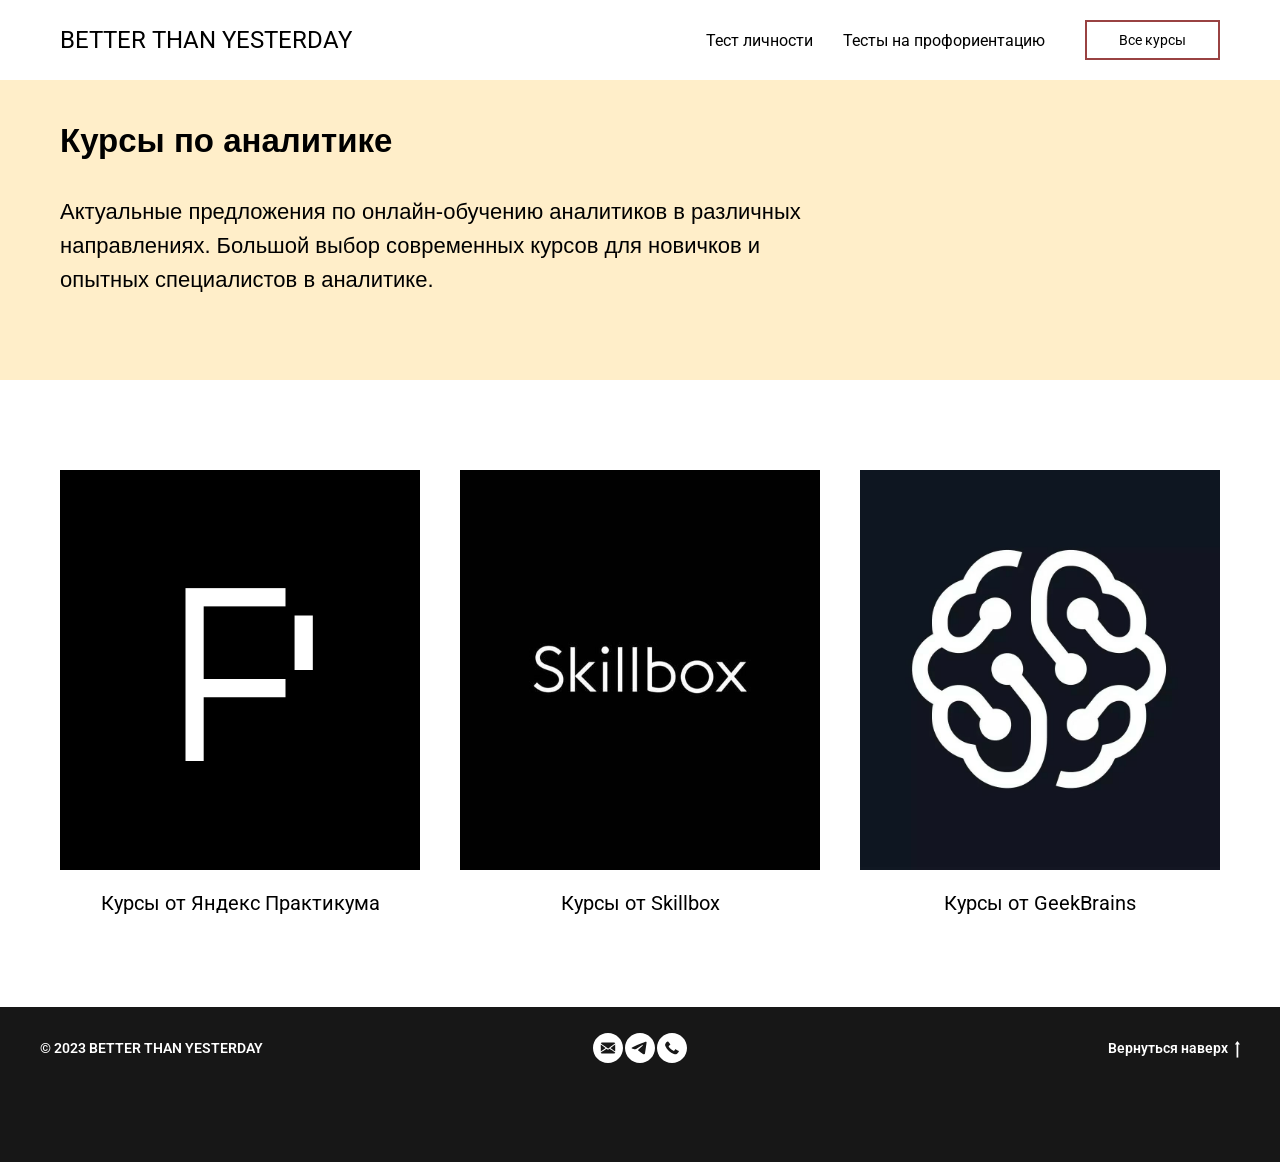
<file: analyst.html>
<!DOCTYPE html><html><head><meta charset="utf-8" /><meta http-equiv="Content-Type" content="text/html; charset=utf-8" /><meta name="viewport" content="width=device-width, initial-scale=1.0" /> <!--metatextblock--><title>Курсы по аналитике</title><meta name="description" content="Подберите подходящий для вас курс по аналитике" /> <meta property="og:url" content="analyst" /><meta property="og:title" content="Курсы по аналитике" /><meta property="og:description" content="Подберите подходящий для вас курс по аналитике" /><meta property="og:type" content="website" /><meta property="og:image" content="images/tild6261-3834-4338-b865-393833656166__2.jpg" /><link rel="canonical" href="analyst"><!--/metatextblock--><meta name="format-detection" content="telephone=no" /><meta http-equiv="x-dns-prefetch-control" content="on"><link rel="dns-prefetch" href="https://ws.tildacdn.com"><link rel="shortcut icon" href="images/tildafavicon.ico" type="image/x-icon" /><!-- Assets --><script src="https://neo.tildacdn.com/js/tilda-fallback-1.0.min.js" charset="utf-8" async></script><link rel="stylesheet" href="css/tilda-grid-3.0.min.css" type="text/css" media="all" onerror="this.loaderr='y';"/><link rel="stylesheet" href="css/tilda-blocks-page34180607.min.css?t=1676641367" type="text/css" media="all" onerror="this.loaderr='y';" /><link rel="preconnect" href="https://fonts.gstatic.com"><link href="https://fonts.googleapis.com/css2?family=Roboto:wght@300;400;500;700&subset=latin,cyrillic" rel="stylesheet"><link rel="stylesheet" href="css/tilda-popup-1.1.min.css" type="text/css" media="print" onload="this.media='all';" onerror="this.loaderr='y';" /><noscript><link rel="stylesheet" href="css/tilda-popup-1.1.min.css" type="text/css" media="all" /></noscript><link rel="stylesheet" href="css/tilda-slds-1.4.min.css" type="text/css" media="print" onload="this.media='all';" onerror="this.loaderr='y';" /><noscript><link rel="stylesheet" href="css/tilda-slds-1.4.min.css" type="text/css" media="all" /></noscript><link rel="stylesheet" href="css/tilda-catalog-1.1.min.css" type="text/css" media="print" onload="this.media='all';" onerror="this.loaderr='y';" /><noscript><link rel="stylesheet" href="css/tilda-catalog-1.1.min.css" type="text/css" media="all" /></noscript><link rel="stylesheet" href="css/tilda-forms-1.0.min.css" type="text/css" media="all" onerror="this.loaderr='y';" /><link rel="stylesheet" href="css/tilda-zoom-2.0.min.css" type="text/css" media="print" onload="this.media='all';" onerror="this.loaderr='y';" /><noscript><link rel="stylesheet" href="css/tilda-zoom-2.0.min.css" type="text/css" media="all" /></noscript><script type="text/javascript">(function (d) {
if (!d.visibilityState) {
var s = d.createElement('script');
s.src = 'js/tilda-polyfill-1.0.min.js';
d.getElementsByTagName('head')[0].appendChild(s);
}
})(document);
function t_onReady(func) {
if (document.readyState != 'loading') {
func();
} else {
document.addEventListener('DOMContentLoaded', func);
}
}
function t_onFuncLoad(funcName, okFunc, time) {
if (typeof window[funcName] === 'function') {
okFunc();
} else {
setTimeout(function() {
t_onFuncLoad(funcName, okFunc, time);
},(time || 100));
}
}function t_throttle(fn, threshhold, scope) {return function () {fn.apply(scope || this, arguments);};}function t396_initialScale(t){var e=document.getElementById("rec"+t);if(e){var r=e.querySelector(".t396__artboard");if(r){var a,i=document.documentElement.clientWidth,l=[],d=r.getAttribute("data-artboard-screens");if(d){d=d.split(",");for(var o=0;o<d.length;o++)l[o]=parseInt(d[o],10)}else l=[320,480,640,960,1200];for(o=0;o<l.length;o++){var n=l[o];n<=i&&(a=n)}var g="edit"===window.allrecords.getAttribute("data-tilda-mode"),u="center"===t396_getFieldValue(r,"valign",a,l),c="grid"===t396_getFieldValue(r,"upscale",a,l),t=t396_getFieldValue(r,"height_vh",a,l),f=t396_getFieldValue(r,"height",a,l),e=!!window.opr&&!!window.opr.addons||!!window.opera||-1!==navigator.userAgent.indexOf(" OPR/");if(!g&&u&&!c&&!t&&f&&!e){for(var s=parseFloat((i/a).toFixed(3)),_=[r,r.querySelector(".t396__carrier"),r.querySelector(".t396__filter")],o=0;o<_.length;o++)_[o].style.height=parseInt(f,10)*s+"px";for(var h=r.querySelectorAll(".t396__elem"),o=0;o<h.length;o++)h[o].style.zoom=s}}}}function t396_getFieldValue(t,e,r,a){var i=a[a.length-1],l=r===i?t.getAttribute("data-artboard-"+e):t.getAttribute("data-artboard-"+e+"-res-"+r);if(!l)for(var d=0;d<a.length;d++){var o=a[d];if(!(o<=r)&&(l=o===i?t.getAttribute("data-artboard-"+e):t.getAttribute("data-artboard-"+e+"-res-"+o)))break}return l}</script><script src="js/tilda-scripts-3.0.min.js" charset="utf-8" defer onerror="this.loaderr='y';"></script><script src="js/tilda-blocks-page34180607.min.js?t=1676641367" charset="utf-8" async onerror="this.loaderr='y';"></script><script src="js/lazyload-1.3.min.js" charset="utf-8" async onerror="this.loaderr='y';"></script><script src="js/tilda-menu-1.0.min.js" charset="utf-8" async onerror="this.loaderr='y';"></script><script src="js/tilda-zero-1.1.min.js" charset="utf-8" async onerror="this.loaderr='y';"></script><script src="js/hammer.min.js" charset="utf-8" async onerror="this.loaderr='y';"></script><script src="js/tilda-slds-1.4.min.js" charset="utf-8" async onerror="this.loaderr='y';"></script><script src="js/tilda-products-1.0.min.js" charset="utf-8" async onerror="this.loaderr='y';"></script><script src="js/tilda-catalog-1.1.min.js" charset="utf-8" async onerror="this.loaderr='y';"></script><script src="js/tilda-zoom-2.0.min.js" charset="utf-8" async onerror="this.loaderr='y';"></script><script src="js/tilda-zero-scale-1.0.min.js" charset="utf-8" async onerror="this.loaderr='y';"></script><script src="js/tilda-events-1.0.min.js" charset="utf-8" async onerror="this.loaderr='y';"></script><script type="text/javascript">window.dataLayer = window.dataLayer || [];</script><script type="text/javascript">(function () {
if((/bot|google|yandex|baidu|bing|msn|duckduckbot|teoma|slurp|crawler|spider|robot|crawling|facebook/i.test(navigator.userAgent))===false && typeof(sessionStorage)!='undefined' && sessionStorage.getItem('visited')!=='y' && document.visibilityState){
var style=document.createElement('style');
style.type='text/css';
style.innerHTML='@media screen and (min-width: 980px) {.t-records {opacity: 0;}.t-records_animated {-webkit-transition: opacity ease-in-out .2s;-moz-transition: opacity ease-in-out .2s;-o-transition: opacity ease-in-out .2s;transition: opacity ease-in-out .2s;}.t-records.t-records_visible {opacity: 1;}}';
document.getElementsByTagName('head')[0].appendChild(style);
function t_setvisRecs(){
var alr=document.querySelectorAll('.t-records');
Array.prototype.forEach.call(alr, function(el) {
el.classList.add("t-records_animated");
});
setTimeout(function () {
Array.prototype.forEach.call(alr, function(el) {
el.classList.add("t-records_visible");
});
sessionStorage.setItem("visited", "y");
}, 400);
} 
document.addEventListener('DOMContentLoaded', t_setvisRecs);
}
})();</script></head><body class="t-body" style="margin:0;"><!--allrecords--><div id="allrecords" data-tilda-export="yes" class="t-records" data-hook="blocks-collection-content-node" data-tilda-project-id="3435002" data-tilda-page-id="34180607" data-tilda-page-alias="analyst" data-tilda-formskey="fc3e5ce5d622f184861face293435002" data-tilda-lazy="yes"><div id="rec552280642" class="r t-rec" style=" " data-animationappear="off" data-record-type="257" ><!-- T228 --><div id="nav552280642marker"></div><div id="nav552280642" class="t228 t228__positionstatic " style="background-color: rgba(255,255,255,1); " data-bgcolor-hex="#ffffff" data-bgcolor-rgba="rgba(255,255,255,1)" data-navmarker="nav552280642marker" data-appearoffset="" data-bgopacity-two="" data-menushadow="" data-bgopacity="1" data-menu-items-align="right" data-menu="yes"><div class="t228__maincontainer t228__c12collumns" style=""><div class="t228__padding40px"></div><div class="t228__leftside"><div class="t228__leftcontainer"><a href="" class="t228__imgwrapper" style="color:#000000;"><div class="t228__logo t-title" field="title" style="color:#000000;">BETTER THAN YESTERDAY</div></a></div></div><div class="t228__centerside t228__menualign_right"><nav class="t228__centercontainer" 
aria-label="Основные разделы на странице"><ul class="t228__list" 
role="menubar" aria-label="Основные разделы на странице"><li class="t228__list_item" 
role="none" 
style="padding:0 15px 0 0;"><a class="t-menu__link-item" 
href="https://www.16personalities.com/ru/test-lichnosti"
target="_blank" 
role="menuitem" tabindex="0" data-menu-submenu-hook="" data-menu-item-number="1" 
style="color:#000000;font-weight:400;">Тест личности</a></li><li class="t228__list_item" 
role="none" 
style="padding:0 0 0 15px;"><a class="t-menu__link-item" 
href="https://careertest.ru/tests/"
target="_blank" 
role="menuitem" tabindex="0" data-menu-submenu-hook="" data-menu-item-number="2" 
style="color:#000000;font-weight:400;">Тесты на профориентацию</a></li></ul></nav></div><div class="t228__rightside"><div class="t228__rightcontainer"><div class="t228__right_buttons"><div class="t228__right_buttons_wrap"><div class="t228__right_buttons_but"><a href="" target="" class="t-btn t-btn_md " style="color:#000000;border:2px solid #994242;font-weight:400;"><table role="presentation" style="width:100%; height:100%;"><tr><td>Все курсы</td></tr></table></a></div></div></div></div></div><div class="t228__padding40px"></div></div></div><style>@media screen and (max-width: 980px) {
#rec552280642 .t228__leftcontainer {
padding: 20px;
}
#rec552280642 .t228__imglogo {
padding: 20px 0;
}
#rec552280642 .t228 {
position: static;
}
}</style><script>window.addEventListener('resize', t_throttle(function () {
t_onFuncLoad('t_menu__setBGcolor', function () {
t_menu__setBGcolor('552280642', '.t228');
});
}));
t_onReady(function () {
t_onFuncLoad('t_menu__highlightActiveLinks', function () {
t_menu__highlightActiveLinks('.t228__list_item a');
});
t_onFuncLoad('t228__init', function () {
t228__init('552280642');
});
t_onFuncLoad('t_menu__setBGcolor', function () {
t_menu__setBGcolor('552280642', '.t228');
});
});</script><!--[if IE 8]><style>#rec552280642 .t228 {
filter: progid:DXImageTransform.Microsoft.gradient(startColorStr='#D9ffffff', endColorstr='#D9ffffff');
}</style><![endif]--><style>#rec552280642 .t-menu__link-item{
outline: none;
}
#rec552280642 .t-menu__link-item:focus-visible{
outline: 5px auto rgba(0, 150, 255, 1);
-webkit-outline: 5px auto rgba(0, 150, 255, 1);
-moz-outline: 5px auto rgba(0, 150, 255, 1);
-ms-outline: 5px auto rgba(0, 150, 255, 1);
-o-outline: 5px auto rgba(0, 150, 255, 1);
}
@supports (overflow:-webkit-marquee) and (justify-content:inherit)
{
#rec552280642 .t-menu__link-item,
#rec552280642 .t-menu__link-item.t-active {
opacity: 1 !important;
}
}</style></div><div id="rec552280744" class="r t-rec t-rec_pt_0 t-rec_pb_0" style="padding-top:0px;padding-bottom:0px;background-color:#ffeec9; " data-animationappear="off" data-record-type="396" data-bg-color="#ffeec9"><!-- T396 --><style>#rec552280744 .t396__artboard {height: 300px; background-color: #ffeec9; }#rec552280744 .t396__filter {height: 300px; }#rec552280744 .t396__carrier{height: 300px; background-position: center center; background-attachment: scroll;background-size: cover;background-repeat: no-repeat;}@media screen and (max-width: 1199px) {#rec552280744 .t396__artboard {height: 560px;}#rec552280744 .t396__filter {height: 560px;}#rec552280744 .t396__carrier {height: 560px;background-attachment: scroll;}}@media screen and (max-width: 959px) {#rec552280744 .t396__artboard {height: 587px;}#rec552280744 .t396__filter {height: 587px;}#rec552280744 .t396__carrier {height: 587px;background-attachment: scroll;}}@media screen and (max-width: 639px) {#rec552280744 .t396__artboard {height: 505px;}#rec552280744 .t396__filter {height: 505px;}#rec552280744 .t396__carrier {height: 505px;background-attachment: scroll;}}@media screen and (max-width: 479px) {#rec552280744 .t396__artboard {height: 666px;}#rec552280744 .t396__filter {height: 666px;}#rec552280744 .t396__carrier {height: 666px;background-attachment: scroll;}} #rec552280744 .tn-elem[data-elem-id="1470210011265"] { color: #000000; z-index: 4; top: 115px;left: calc(50% - 600px + 20px);width: 760px;}#rec552280744 .tn-elem[data-elem-id="1470210011265"] .tn-atom { color: #000000; font-size: 22px; font-family: 'Arial',Arial,sans-serif; line-height: 1.55; font-weight: 400; background-position: center center ;border-color: transparent ;border-style: solid ; }@media screen and (max-width: 1199px) {#rec552280744 .tn-elem[data-elem-id="1470210011265"] {top: 187px;left: calc(50% - 480px + 170px);width: 620px;}#rec552280744 .tn-elem[data-elem-id="1470210011265"] .tn-atom { font-size: 18px; }}@media screen and (max-width: 959px) {#rec552280744 .tn-elem[data-elem-id="1470210011265"] {top: 187px;left: calc(50% - 320px + 40px);width: 560px;}}@media screen and (max-width: 639px) {#rec552280744 .tn-elem[data-elem-id="1470210011265"] {top: 165px;left: calc(50% - 240px + 10px);width: 460px;}#rec552280744 .tn-elem[data-elem-id="1470210011265"] .tn-atom { font-size: 16px; line-height: 1.45; }}@media screen and (max-width: 479px) {#rec552280744 .tn-elem[data-elem-id="1470210011265"] {top: 165px;left: calc(50% - 160px + 10px);width: 300px;}} #rec552280744 .tn-elem[data-elem-id="1473957670413"] { color: #000000; z-index: 5; top: 35px;left: calc(50% - 600px + 20px);width: 760px;}#rec552280744 .tn-elem[data-elem-id="1473957670413"] .tn-atom { color: #000000; font-size: 33px; font-family: 'Arial',Arial,sans-serif; line-height: 1.55; font-weight: 700; background-position: center center ;border-color: transparent ;border-style: solid ; }@media screen and (max-width: 1199px) {#rec552280744 .tn-elem[data-elem-id="1473957670413"] {top: 117px;left: calc(50% - 480px + 170px);width: 620px;}#rec552280744 .tn-elem[data-elem-id="1473957670413"] .tn-atom { font-size: 26px; }}@media screen and (max-width: 959px) {#rec552280744 .tn-elem[data-elem-id="1473957670413"] {top: 117px;left: calc(50% - 320px + 40px);width: 560px;}}@media screen and (max-width: 639px) {#rec552280744 .tn-elem[data-elem-id="1473957670413"] {top: 99px;left: calc(50% - 240px + 10px);width: 460px;}#rec552280744 .tn-elem[data-elem-id="1473957670413"] .tn-atom { font-size: 24px; line-height: 1.45; }}@media screen and (max-width: 479px) {#rec552280744 .tn-elem[data-elem-id="1473957670413"] {top: 99px;left: calc(50% - 160px + 10px);width: 300px;}}</style><div class='t396'><div class="t396__artboard" data-artboard-recid="552280744" data-artboard-screens="320,480,640,960,1200" data-artboard-height="300" data-artboard-valign="center" data-artboard-upscale="grid" data-artboard-height-res-320="666" data-artboard-height-res-480="505" data-artboard-height-res-640="587" data-artboard-height-res-960="560" 
><div class="t396__carrier" data-artboard-recid="552280744"></div><div class="t396__filter" data-artboard-recid="552280744"></div><div class='t396__elem tn-elem tn-elem__5522807441470210011265' data-elem-id='1470210011265' data-elem-type='text' data-field-top-value="115" data-field-left-value="20" data-field-width-value="760" data-field-axisy-value="top" data-field-axisx-value="left" data-field-container-value="grid" data-field-topunits-value="px" data-field-leftunits-value="px" data-field-heightunits-value="" data-field-widthunits-value="px" data-field-top-res-320-value="165" data-field-left-res-320-value="10" data-field-width-res-320-value="300" data-field-top-res-480-value="165" data-field-left-res-480-value="10" data-field-width-res-480-value="460" data-field-top-res-640-value="187" data-field-left-res-640-value="40" data-field-width-res-640-value="560" data-field-top-res-960-value="187" data-field-left-res-960-value="170" data-field-width-res-960-value="620" 
><div class='tn-atom'field='tn_text_1470210011265'>Актуальные предложения по онлайн-обучению аналитиков в различных направлениях. Большой выбор современных курсов для новичков и опытных специалистов в аналитике.</div> </div> <div class='t396__elem tn-elem tn-elem__5522807441473957670413' data-elem-id='1473957670413' data-elem-type='text' data-field-top-value="35" data-field-left-value="20" data-field-width-value="760" data-field-axisy-value="top" data-field-axisx-value="left" data-field-container-value="grid" data-field-topunits-value="px" data-field-leftunits-value="px" data-field-heightunits-value="" data-field-widthunits-value="px" data-field-top-res-320-value="99" data-field-left-res-320-value="10" data-field-width-res-320-value="300" data-field-top-res-480-value="99" data-field-left-res-480-value="10" data-field-width-res-480-value="460" data-field-top-res-640-value="117" data-field-left-res-640-value="40" data-field-width-res-640-value="560" data-field-top-res-960-value="117" data-field-left-res-960-value="170" data-field-width-res-960-value="620" 
><div class='tn-atom'field='tn_text_1473957670413'>Курсы по аналитике</div> </div> </div> </div> <script>t_onReady(function () {
t_onFuncLoad('t396_init', function () {
t396_init('552280744');
});
});</script><!-- /T396 --></div><div id="rec552280795" class="r t-rec t-rec_pt_90 t-rec_pb_90" style="padding-top:90px;padding-bottom:90px; " data-animationappear="off" data-record-type="754" ><!-- t754 --><!-- @classes: t-text t-text_xxs t-name t-name_xs t-name_md t-name_xl t-descr t-descr_xxs t-btn t-btn_xs t-btn_sm data-zoomable="yes" --><div class="t754" data-show-count=""><div class="t754__parent t754__container_mobile-grid" ><div class="t754__col t-col t-col_4 t-align_center t-item t754__col_mobile-grid js-product" data-product-lid="1500469909554"><a class="js-product-link" href="https://practicum.yandex.ru/catalog/data-analysis/" target="_blank"> <div class="t754__content"><div class="t754__imgwrapper t1002__picture-wrapper " style="padding-bottom:111.11111111111%;"><div class="t754__bgimg t-bgimg js-product-img" data-original="images/tild6133-3265-4432-b562-623066373961___1.jpg" style="background-image:url('images/tild6133-3265-4432-b562-623066373961__-__resizeb__20x___1.jpg')" data-lazy-rule="comm:resize" ></div></div><div class="t754__textwrapper"><div class="t754__title t-name t-name_md js-product-name" data-auto-correct-font-size="rem" field="li_title__1500469909554" style="font-size:20px;font-weight:400;" >Курсы от Яндекс Практикума</div></div></div></a> </div><div class="t754__col t-col t-col_4 t-align_center t-item t754__col_mobile-grid js-product" data-product-lid="1498486363994"><a class="js-product-link" href="https://skillbox.ru/courses/analitika/" target="_blank"> <div class="t754__content"><div class="t754__imgwrapper t1002__picture-wrapper " style="padding-bottom:111.11111111111%;"><div class="t754__bgimg t-bgimg js-product-img" data-original="images/tild3865-3836-4361-b466-323034653161__48.jpeg" style="background-image:url('images/tild3865-3836-4361-b466-323034653161__-__resizeb__20x__48.jpeg')" data-lazy-rule="comm:resize" ></div></div><div class="t754__textwrapper"><div class="t754__title t-name t-name_md js-product-name" data-auto-correct-font-size="rem" field="li_title__1498486363994" style="font-size:20px;font-weight:400;" >Курсы от Skillbox</div></div></div></a> </div><div class="t754__col t-col t-col_4 t-align_center t-item t754__col_mobile-grid js-product" data-product-lid="1500469907722"><a class="js-product-link" href="https://gb.ru/courses/analytics" target="_blank"> <div class="t754__content"><div class="t754__imgwrapper t1002__picture-wrapper " style="padding-bottom:111.11111111111%;"><div class="t754__bgimg t-bgimg js-product-img" data-original="images/tild6530-6635-4261-a166-313437386265___.jpg" style="background-image:url('images/tild6530-6635-4261-a166-313437386265__-__resizeb__20x___.jpg')" data-lazy-rule="comm:resize" ></div></div><div class="t754__textwrapper"><div class="t754__title t-name t-name_md js-product-name" data-auto-correct-font-size="rem" field="li_title__1500469907722" style="font-size:20px;font-weight:400;" >Курсы от GeekBrains</div></div></div></a> </div></div></div><script>t_onReady(function () {
t_onFuncLoad('t754__showMore', function () {
t754__showMore('552280795');
});
t_onFuncLoad('t754__init', function () {
t754__init('552280795');
});
});</script><style type="text/css">#rec552280795 .t-slds__bullet_active .t-slds__bullet_body {
background-color: #222 !important;
}
#rec552280795 .t-slds__bullet:hover .t-slds__bullet_body {
background-color: #222 !important;
}</style><style></style></div><div id="rec552280849" class="r t-rec t-rec_pt_0 t-rec_pb_75" style="padding-top:0px;padding-bottom:75px;background-color:#171717; " data-animationappear="off" data-record-type="452" data-bg-color="#171717"><!-- T452 --><div class="t452" id="t-footer_552280849"><div class="t452__maincontainer" style="height: 80px;"><div class="t452__content"><div class="t452__col t452__col_hiddenmobile"><div class="t452__typo t452__copyright t-name t-name_xs" field="text" style="color: #ffffff;">© 2023 BETTER THAN YESTERDAY</div></div><div class="t452__col t452__col_center t-align_center"><div class="t-sociallinks"><div class="t-sociallinks__wrapper"><!-- new soclinks --><div class="t-sociallinks__item t-sociallinks__item_email" title="Email"><a href="mailto:cool.09876543@yandex.ru?subject=Обратная связь по работе сайта" target="_blank" rel="nofollow" style="width: 30px; height: 30px;"><svg class="t-sociallinks__svg" width=30px height=30px viewBox="0 0 100 100" fill="none" xmlns="http://www.w3.org/2000/svg"><path fill-rule="evenodd" clip-rule="evenodd" d="M50 100c27.6142 0 50-22.3858 50-50S77.6142 0 50 0 0 22.3858 0 50s22.3858 50 50 50ZM26.2268 34.1813c.3042-.9738.9636-1.693 1.8568-2.0249l.4151-.1543 21.4794-.0018c21.3404-.0017 21.4819-.0009 21.8807.1335.9642.3248 1.6814 1.1482 1.9797 2.2727l.0944.3556-1.7711 1.2707c-2.462 1.7666-6.8447 4.9166-8.8523 6.3624-.925.6662-2.2783 1.639-3.0072 2.1619-2.1029 1.5081-4.2894 3.0785-5.891 4.2312-3.6493 2.6264-4.3577 3.1288-4.4113 3.1288-.0541 0-.817-.5414-4.5039-3.1961-1.6149-1.1627-3.4655-2.4914-5.7994-4.1637-.7296-.5227-2.1661-1.5561-3.1924-2.2964-1.0262-.7404-2.4421-1.7593-3.1465-2.2642-.7044-.5051-2.3496-1.6873-3.656-2.6273s-2.646-1.9002-2.9769-2.1338c-.667-.4708-.675-.4878-.4981-1.0543Zm-.1497 27.1823c-.0616.0397-.0771-2.244-.0771-11.3267 0-6.257.0122-11.3764.0271-11.3764.015 0 1.063.7458 2.3291 1.6574 2.2612 1.628 3.4539 2.4857 6.7132 4.8273 2.1704 1.5593 4.0585 2.9159 5.6761 4.0785.7296.5244 1.3265.9876 1.3265 1.0293 0 .0718-.8103.6465-3.9486 2.8008-.7465.5124-2.0931 1.4401-2.9923 2.0616-.8992.6215-3.1064 2.1429-4.9049 3.3809-1.7984 1.238-3.4504 2.3784-3.6709 2.5342-.2206.1559-.4357.3058-.4782.3331Zm43.234-19.3639c.6277-.4485 1.9187-1.381 2.8688-2.0722.9502-.6912 1.7483-1.259 1.7738-1.2619.0255-.0028.0463 5.1143.0463 11.3713 0 9.0827-.0155 11.3664-.0771 11.3267-.0424-.0273-.2576-.1768-.4782-.3323-.2205-.1554-1.0951-.7591-1.9434-1.3415-.8483-.5824-1.6812-1.1582-1.8509-1.2795-.1697-.1213-.7388-.5155-1.2648-.8759-.526-.3604-1.3172-.9043-1.7583-1.2086-.4412-.3043-2.1348-1.4711-3.7635-2.593-4.735-3.2613-4.9358-3.4028-4.9358-3.4788 0-.0759.2206-.2386 4.0412-2.9806 1.3064-.9376 3.2359-2.3243 4.2879-3.0815 1.0519-.7573 2.4262-1.7437 3.054-2.1922ZM37.8152 57.1366c.3609-.2411 1.7297-1.1886 4.8121-3.3308 1.2215-.849 2.2627-1.5349 2.3136-1.5242.0509.0107 1.0504.7092 2.2211 1.5523 1.1706.8431 2.2361 1.5743 2.3676 1.625.3044.1171.6365.117.9414-.0003.1318-.0507 1.1964-.7809 2.3658-1.6228 1.1693-.8418 2.1572-1.5435 2.1951-1.5594.0604-.0253 1.5111.9576 5.8267 3.9476 1.1431.7919 2.7209 1.8798 5.9537 4.1051.9502.6541 2.9214 2.014 4.3805 3.022l2.653 1.8328-.0051.2599c-.0072.3723-.3476 1.0784-.7463 1.5482-.3863.4549-1.0056.8296-1.5552.9408C71.322 67.9767 63.8578 68 50 68c-13.8578 0-21.322-.0233-21.5392-.0672-.5496-.1112-1.1689-.4859-1.5552-.9408-.3741-.4409-.7126-1.118-.7618-1.5243l-.0316-.2603 1.656-1.14c.9108-.627 2.2112-1.5239 2.8899-1.9932 3.6716-2.539 6.8851-4.7559 7.1571-4.9376Z" fill="#ffffff"/></svg></a></div><div class="t-sociallinks__item t-sociallinks__item_telegram" title="Telegram"><a href="https://t.me/shashka666" target="_blank" rel="nofollow" style="width: 30px; height: 30px;"><svg class="t-sociallinks__svg" width=30px height=30px viewBox="0 0 100 100" fill="none" xmlns="http://www.w3.org/2000/svg"><path fill-rule="evenodd" clip-rule="evenodd" d="M50 100c27.614 0 50-22.386 50-50S77.614 0 50 0 0 22.386 0 50s22.386 50 50 50Zm21.977-68.056c.386-4.38-4.24-2.576-4.24-2.576-3.415 1.414-6.937 2.85-10.497 4.302-11.04 4.503-22.444 9.155-32.159 13.734-5.268 1.932-2.184 3.864-2.184 3.864l8.351 2.577c3.855 1.16 5.91-.129 5.91-.129l17.988-12.238c6.424-4.38 4.882-.773 3.34.773l-13.49 12.882c-2.056 1.804-1.028 3.35-.129 4.123 2.55 2.249 8.82 6.364 11.557 8.16.712.467 1.185.778 1.292.858.642.515 4.111 2.834 6.424 2.319 2.313-.516 2.57-3.479 2.57-3.479l3.083-20.226c.462-3.511.993-6.886 1.417-9.582.4-2.546.705-4.485.767-5.362Z" fill="#ffffff"/></svg></a></div><div class="t-sociallinks__item t-sociallinks__item_phone" title="Phone"><a href="tel:+79273901071" target="_blank" rel="nofollow" style="width: 30px; height: 30px;"><svg class="t-sociallinks__svg" width=30px height=30px viewBox="0 0 100 100" fill="none" xmlns="http://www.w3.org/2000/svg"><path fill-rule="evenodd" clip-rule="evenodd" d="M50 100C77.6142 100 100 77.6142 100 50C100 22.3858 77.6142 0 50 0C22.3858 0 0 22.3858 0 50C0 77.6142 22.3858 100 50 100ZM32.3668 30.3616C33.8958 28.835 34.6798 28.1875 35.1534 28.0601C35.715 27.909 36.2052 28.0405 36.7168 28.4797C37.1497 28.8512 38.2438 29.9713 38.9927 30.8096C41.1931 33.2729 43.8747 36.6359 44.2503 37.4031C44.3639 37.6353 44.375 37.701 44.3558 38.0323C44.3204 38.643 44.196 38.8343 43.3793 39.5344C42.0767 40.6509 40.0803 42.739 39.3824 43.7149C38.9257 44.3535 38.9126 44.7536 39.3248 45.483C39.675 46.1027 41.378 48.345 42.5783 49.7667C44.5875 52.1467 46.9159 54.3696 49.1773 56.0669C50.8579 57.3283 53.2214 58.7821 54.8035 59.5275C55.9343 60.0603 56.2878 60.0303 57.0122 59.3401C57.7069 58.6782 58.5246 57.6102 59.8946 55.5759C60.3408 54.9132 60.7739 54.3136 60.857 54.2434C61.1104 54.0293 61.3967 53.9282 61.8141 53.9055C62.0813 53.891 62.2608 53.9062 62.4057 53.9555C62.6843 54.0504 63.4107 54.5045 66.36 56.4276C67.7285 57.32 69.2454 58.3032 69.7309 58.6125C72.4818 60.3651 72.7871 60.6005 72.9291 61.0781C73.1185 61.7157 72.9605 62.1254 72.063 63.3233C70.9487 64.8107 69.0734 66.8197 67.674 68.0252C66.5388 69.0032 65.0797 69.9865 63.6409 70.743L63.0188 71.0701L62.389 71.0696C60.5532 71.0685 58.822 70.7024 56.1724 69.7552C49.967 67.5366 44.465 64.2895 39.647 60.0025C38.7431 59.1981 36.6429 57.0816 35.8606 56.1866C33.2537 53.2039 31.2905 50.2948 29.5948 46.9021C28.373 44.4575 27.2502 41.6203 27.0609 40.4995C26.7835 38.8572 27.4592 36.7086 28.9757 34.4108C29.8832 33.0359 30.8773 31.8488 32.3668 30.3616V30.3616Z" fill="#ffffff"/></svg></a></div><!-- /new soclinks --><script>t_onReady(function () {
var rec = document.getElementById('rec552280849');
if (!rec) return;
var customImageList = rec.querySelectorAll('img.t-sociallinks__customimg');
Array.prototype.forEach.call(customImageList, function(img) {
var imgURL = img.getAttribute('src');
if (imgURL.indexOf('/lib__tildaicon__') !== -1 || imgURL.indexOf('/lib/tildaicon/') !== -1) {
var xhr = new XMLHttpRequest();
xhr.open('GET', imgURL);
xhr.responseType = 'document';
xhr.onload = function() {
if (xhr.status >= 200 && xhr.status < 400) {
var response = xhr.response;
var svg = response.querySelector('svg');
svg.style.width = '30px';
svg.style.height = '30px';
var figureList = svg.querySelectorAll('*:not(g):not(title):not(desc)');
for(var j = 0; j < figureList.length; j++) {
figureList[j].style.fill = '#ffffff';
}
img.parentNode.append(svg);
img.remove();
} else {
img.style.visibility = 'visible';
}
}
xhr.onerror = function(error) {
img.style.visibility = 'visible';
}
xhr.send();
}
});
});</script></div></div></div><div class="t452__col t452__col_mobile"><div class="t452__typo t452__copyright t-name t-name_xs" field="text" style="color: #ffffff;">© 2023 BETTER THAN YESTERDAY</div></div><div class="t452__col"><div class="t452__scroll t-align_right"><a class="t452__typo t-name t-name_xs t452_scrolltop" style="color: #ffffff;" href="javascript:t452_scrollToTop();">Вернуться наверх<span class="t452__icon"><svg role="presentation" width="5px" height="17px" viewBox="0 0 6 20" version="1.1"><defs></defs><g id="Welcome" stroke="none" stroke-width="1" fill="none" fill-rule="evenodd" sketch:type="MSPage"><g id="Desktop-HD-Copy-39" sketch:type="MSArtboardGroup" transform="translate(-569.000000, -1797.000000)" fill="#ffffff"><path d="M565.662286,1804.2076 L562.095536,1806.87166 C561.958036,1807.00916 561.958036,1807.16385 562.095536,1807.30135 L565.662286,1809.96541 C565.799786,1810.10291 565.941411,1810.0431 565.941411,1809.83616 L565.941411,1808.11741 L581.816411,1808.11741 L581.816411,1806.05491 L565.941411,1806.05491 L565.941411,1804.33616 C565.941411,1804.18147 565.866474,1804.1141 565.769536,1804.14297 C565.737224,1804.1526 565.696661,1804.17322 565.662286,1804.2076 Z" id="Shape" sketch:type="MSShapeGroup" transform="translate(571.904411, 1807.088000) rotate(-270.000000) translate(-571.904411, -1807.088000) "></path></g></g></svg></span></a></div></div></div></div></div></div></div><!--/allrecords--><!-- Tilda copyright. <!-- Stat --><script type="text/javascript">if (! window.mainTracker) { window.mainTracker = 'tilda'; }
setTimeout(function(){ (function (d, w, k, o, g) { var n=d.getElementsByTagName(o)[0],s=d.createElement(o),f=function(){n.parentNode.insertBefore(s,n);}; s.type = "text/javascript"; s.async = true; s.key = k; s.id = "tildastatscript"; s.src=g; if (w.opera=="[object Opera]") {d.addEventListener("DOMContentLoaded", f, false);} else { f(); } })(document, window, '99e88c6133c8f947b4f4e2204314159a','script','js/tilda-stat-1.0.min.js');
}, 2000); </script></body></html>
</file>
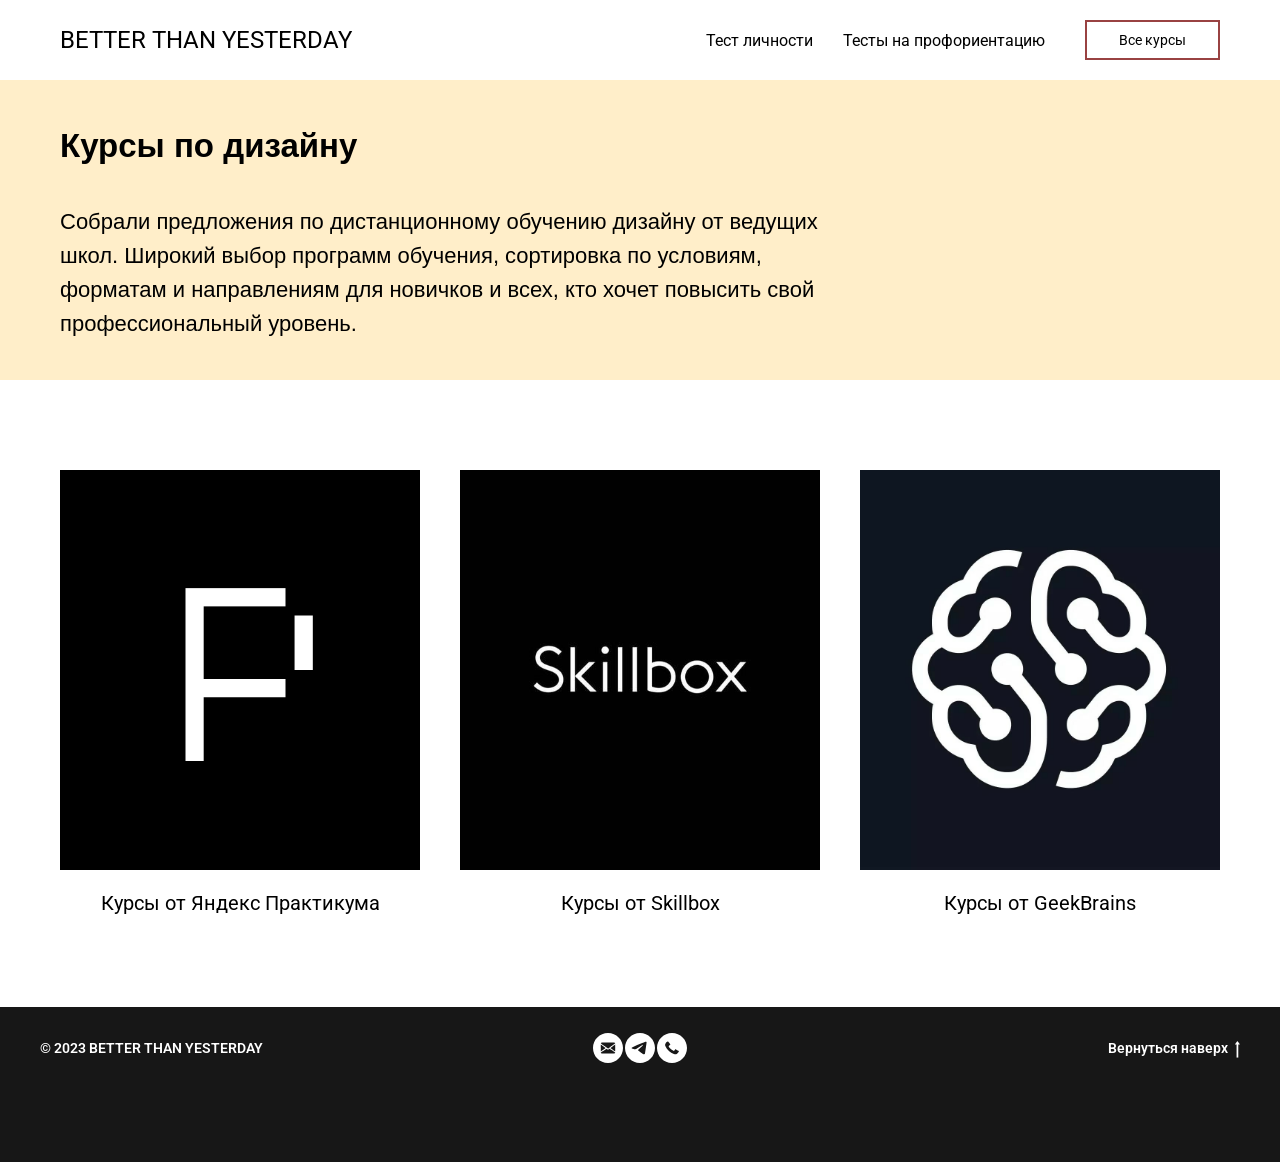
<file: design.html>
<!DOCTYPE html><html><head><meta charset="utf-8" /><meta http-equiv="Content-Type" content="text/html; charset=utf-8" /><meta name="viewport" content="width=device-width, initial-scale=1.0" /> <!--metatextblock--><title>Курсы по дизайну</title><meta name="description" content="Подберите подходящий для вас курс по дизайну" /> <meta property="og:url" content="design" /><meta property="og:title" content="Курсы по дизайну" /><meta property="og:description" content="Подберите подходящий для вас курс по дизайну" /><meta property="og:type" content="website" /><meta property="og:image" content="images/tild3038-6362-4837-a230-626565336335__6.jpeg" /><link rel="canonical" href="design"><!--/metatextblock--><meta name="format-detection" content="telephone=no" /><meta http-equiv="x-dns-prefetch-control" content="on"><link rel="dns-prefetch" href="https://ws.tildacdn.com"><link rel="shortcut icon" href="images/tildafavicon.ico" type="image/x-icon" /><!-- Assets --><script src="https://neo.tildacdn.com/js/tilda-fallback-1.0.min.js" charset="utf-8" async></script><link rel="stylesheet" href="css/tilda-grid-3.0.min.css" type="text/css" media="all" onerror="this.loaderr='y';"/><link rel="stylesheet" href="css/tilda-blocks-page34181735.min.css?t=1676641398" type="text/css" media="all" onerror="this.loaderr='y';" /><link rel="preconnect" href="https://fonts.gstatic.com"><link href="https://fonts.googleapis.com/css2?family=Roboto:wght@300;400;500;700&subset=latin,cyrillic" rel="stylesheet"><link rel="stylesheet" href="css/tilda-popup-1.1.min.css" type="text/css" media="print" onload="this.media='all';" onerror="this.loaderr='y';" /><noscript><link rel="stylesheet" href="css/tilda-popup-1.1.min.css" type="text/css" media="all" /></noscript><link rel="stylesheet" href="css/tilda-slds-1.4.min.css" type="text/css" media="print" onload="this.media='all';" onerror="this.loaderr='y';" /><noscript><link rel="stylesheet" href="css/tilda-slds-1.4.min.css" type="text/css" media="all" /></noscript><link rel="stylesheet" href="css/tilda-catalog-1.1.min.css" type="text/css" media="print" onload="this.media='all';" onerror="this.loaderr='y';" /><noscript><link rel="stylesheet" href="css/tilda-catalog-1.1.min.css" type="text/css" media="all" /></noscript><link rel="stylesheet" href="css/tilda-forms-1.0.min.css" type="text/css" media="all" onerror="this.loaderr='y';" /><link rel="stylesheet" href="css/tilda-zoom-2.0.min.css" type="text/css" media="print" onload="this.media='all';" onerror="this.loaderr='y';" /><noscript><link rel="stylesheet" href="css/tilda-zoom-2.0.min.css" type="text/css" media="all" /></noscript><script type="text/javascript">(function (d) {
if (!d.visibilityState) {
var s = d.createElement('script');
s.src = 'js/tilda-polyfill-1.0.min.js';
d.getElementsByTagName('head')[0].appendChild(s);
}
})(document);
function t_onReady(func) {
if (document.readyState != 'loading') {
func();
} else {
document.addEventListener('DOMContentLoaded', func);
}
}
function t_onFuncLoad(funcName, okFunc, time) {
if (typeof window[funcName] === 'function') {
okFunc();
} else {
setTimeout(function() {
t_onFuncLoad(funcName, okFunc, time);
},(time || 100));
}
}function t_throttle(fn, threshhold, scope) {return function () {fn.apply(scope || this, arguments);};}function t396_initialScale(t){var e=document.getElementById("rec"+t);if(e){var r=e.querySelector(".t396__artboard");if(r){var a,i=document.documentElement.clientWidth,l=[],d=r.getAttribute("data-artboard-screens");if(d){d=d.split(",");for(var o=0;o<d.length;o++)l[o]=parseInt(d[o],10)}else l=[320,480,640,960,1200];for(o=0;o<l.length;o++){var n=l[o];n<=i&&(a=n)}var g="edit"===window.allrecords.getAttribute("data-tilda-mode"),u="center"===t396_getFieldValue(r,"valign",a,l),c="grid"===t396_getFieldValue(r,"upscale",a,l),t=t396_getFieldValue(r,"height_vh",a,l),f=t396_getFieldValue(r,"height",a,l),e=!!window.opr&&!!window.opr.addons||!!window.opera||-1!==navigator.userAgent.indexOf(" OPR/");if(!g&&u&&!c&&!t&&f&&!e){for(var s=parseFloat((i/a).toFixed(3)),_=[r,r.querySelector(".t396__carrier"),r.querySelector(".t396__filter")],o=0;o<_.length;o++)_[o].style.height=parseInt(f,10)*s+"px";for(var h=r.querySelectorAll(".t396__elem"),o=0;o<h.length;o++)h[o].style.zoom=s}}}}function t396_getFieldValue(t,e,r,a){var i=a[a.length-1],l=r===i?t.getAttribute("data-artboard-"+e):t.getAttribute("data-artboard-"+e+"-res-"+r);if(!l)for(var d=0;d<a.length;d++){var o=a[d];if(!(o<=r)&&(l=o===i?t.getAttribute("data-artboard-"+e):t.getAttribute("data-artboard-"+e+"-res-"+o)))break}return l}</script><script src="js/tilda-scripts-3.0.min.js" charset="utf-8" defer onerror="this.loaderr='y';"></script><script src="js/tilda-blocks-page34181735.min.js?t=1676641398" charset="utf-8" async onerror="this.loaderr='y';"></script><script src="js/lazyload-1.3.min.js" charset="utf-8" async onerror="this.loaderr='y';"></script><script src="js/tilda-menu-1.0.min.js" charset="utf-8" async onerror="this.loaderr='y';"></script><script src="js/tilda-zero-1.1.min.js" charset="utf-8" async onerror="this.loaderr='y';"></script><script src="js/hammer.min.js" charset="utf-8" async onerror="this.loaderr='y';"></script><script src="js/tilda-slds-1.4.min.js" charset="utf-8" async onerror="this.loaderr='y';"></script><script src="js/tilda-products-1.0.min.js" charset="utf-8" async onerror="this.loaderr='y';"></script><script src="js/tilda-catalog-1.1.min.js" charset="utf-8" async onerror="this.loaderr='y';"></script><script src="js/tilda-zoom-2.0.min.js" charset="utf-8" async onerror="this.loaderr='y';"></script><script src="js/tilda-zero-scale-1.0.min.js" charset="utf-8" async onerror="this.loaderr='y';"></script><script src="js/tilda-events-1.0.min.js" charset="utf-8" async onerror="this.loaderr='y';"></script><script type="text/javascript">window.dataLayer = window.dataLayer || [];</script><script type="text/javascript">(function () {
if((/bot|google|yandex|baidu|bing|msn|duckduckbot|teoma|slurp|crawler|spider|robot|crawling|facebook/i.test(navigator.userAgent))===false && typeof(sessionStorage)!='undefined' && sessionStorage.getItem('visited')!=='y' && document.visibilityState){
var style=document.createElement('style');
style.type='text/css';
style.innerHTML='@media screen and (min-width: 980px) {.t-records {opacity: 0;}.t-records_animated {-webkit-transition: opacity ease-in-out .2s;-moz-transition: opacity ease-in-out .2s;-o-transition: opacity ease-in-out .2s;transition: opacity ease-in-out .2s;}.t-records.t-records_visible {opacity: 1;}}';
document.getElementsByTagName('head')[0].appendChild(style);
function t_setvisRecs(){
var alr=document.querySelectorAll('.t-records');
Array.prototype.forEach.call(alr, function(el) {
el.classList.add("t-records_animated");
});
setTimeout(function () {
Array.prototype.forEach.call(alr, function(el) {
el.classList.add("t-records_visible");
});
sessionStorage.setItem("visited", "y");
}, 400);
} 
document.addEventListener('DOMContentLoaded', t_setvisRecs);
}
})();</script></head><body class="t-body" style="margin:0;"><!--allrecords--><div id="allrecords" data-tilda-export="yes" class="t-records" data-hook="blocks-collection-content-node" data-tilda-project-id="3435002" data-tilda-page-id="34181735" data-tilda-page-alias="design" data-tilda-formskey="fc3e5ce5d622f184861face293435002" data-tilda-lazy="yes"><div id="rec552299980" class="r t-rec" style=" " data-animationappear="off" data-record-type="257" ><!-- T228 --><div id="nav552299980marker"></div><div id="nav552299980" class="t228 t228__positionstatic " style="background-color: rgba(255,255,255,1); " data-bgcolor-hex="#ffffff" data-bgcolor-rgba="rgba(255,255,255,1)" data-navmarker="nav552299980marker" data-appearoffset="" data-bgopacity-two="" data-menushadow="" data-bgopacity="1" data-menu-items-align="right" data-menu="yes"><div class="t228__maincontainer t228__c12collumns" style=""><div class="t228__padding40px"></div><div class="t228__leftside"><div class="t228__leftcontainer"><a href="" class="t228__imgwrapper" style="color:#000000;"><div class="t228__logo t-title" field="title" style="color:#000000;">BETTER THAN YESTERDAY</div></a></div></div><div class="t228__centerside t228__menualign_right"><nav class="t228__centercontainer" 
aria-label="Основные разделы на странице"><ul class="t228__list" 
role="menubar" aria-label="Основные разделы на странице"><li class="t228__list_item" 
role="none" 
style="padding:0 15px 0 0;"><a class="t-menu__link-item" 
href="https://www.16personalities.com/ru/test-lichnosti"
target="_blank" 
role="menuitem" tabindex="0" data-menu-submenu-hook="" data-menu-item-number="1" 
style="color:#000000;font-weight:400;">Тест личности</a></li><li class="t228__list_item" 
role="none" 
style="padding:0 0 0 15px;"><a class="t-menu__link-item" 
href="https://careertest.ru/tests/"
target="_blank" 
role="menuitem" tabindex="0" data-menu-submenu-hook="" data-menu-item-number="2" 
style="color:#000000;font-weight:400;">Тесты на профориентацию</a></li></ul></nav></div><div class="t228__rightside"><div class="t228__rightcontainer"><div class="t228__right_buttons"><div class="t228__right_buttons_wrap"><div class="t228__right_buttons_but"><a href="" target="" class="t-btn t-btn_md " style="color:#000000;border:2px solid #994242;font-weight:400;"><table role="presentation" style="width:100%; height:100%;"><tr><td>Все курсы</td></tr></table></a></div></div></div></div></div><div class="t228__padding40px"></div></div></div><style>@media screen and (max-width: 980px) {
#rec552299980 .t228__leftcontainer {
padding: 20px;
}
#rec552299980 .t228__imglogo {
padding: 20px 0;
}
#rec552299980 .t228 {
position: static;
}
}</style><script>window.addEventListener('resize', t_throttle(function () {
t_onFuncLoad('t_menu__setBGcolor', function () {
t_menu__setBGcolor('552299980', '.t228');
});
}));
t_onReady(function () {
t_onFuncLoad('t_menu__highlightActiveLinks', function () {
t_menu__highlightActiveLinks('.t228__list_item a');
});
t_onFuncLoad('t228__init', function () {
t228__init('552299980');
});
t_onFuncLoad('t_menu__setBGcolor', function () {
t_menu__setBGcolor('552299980', '.t228');
});
});</script><!--[if IE 8]><style>#rec552299980 .t228 {
filter: progid:DXImageTransform.Microsoft.gradient(startColorStr='#D9ffffff', endColorstr='#D9ffffff');
}</style><![endif]--><style>#rec552299980 .t-menu__link-item{
outline: none;
}
#rec552299980 .t-menu__link-item:focus-visible{
outline: 5px auto rgba(0, 150, 255, 1);
-webkit-outline: 5px auto rgba(0, 150, 255, 1);
-moz-outline: 5px auto rgba(0, 150, 255, 1);
-ms-outline: 5px auto rgba(0, 150, 255, 1);
-o-outline: 5px auto rgba(0, 150, 255, 1);
}
@supports (overflow:-webkit-marquee) and (justify-content:inherit)
{
#rec552299980 .t-menu__link-item,
#rec552299980 .t-menu__link-item.t-active {
opacity: 1 !important;
}
}</style></div><div id="rec552300021" class="r t-rec t-rec_pt_0 t-rec_pb_0" style="padding-top:0px;padding-bottom:0px;background-color:#ffeec9; " data-animationappear="off" data-record-type="396" data-bg-color="#ffeec9"><!-- T396 --><style>#rec552300021 .t396__artboard {height: 300px; background-color: #ffeec9; }#rec552300021 .t396__filter {height: 300px; }#rec552300021 .t396__carrier{height: 300px; background-position: center center; background-attachment: scroll;background-size: cover;background-repeat: no-repeat;}@media screen and (max-width: 1199px) {#rec552300021 .t396__artboard {height: 560px;}#rec552300021 .t396__filter {height: 560px;}#rec552300021 .t396__carrier {height: 560px;background-attachment: scroll;}}@media screen and (max-width: 959px) {#rec552300021 .t396__artboard {height: 587px;}#rec552300021 .t396__filter {height: 587px;}#rec552300021 .t396__carrier {height: 587px;background-attachment: scroll;}}@media screen and (max-width: 639px) {#rec552300021 .t396__artboard {height: 505px;}#rec552300021 .t396__filter {height: 505px;}#rec552300021 .t396__carrier {height: 505px;background-attachment: scroll;}}@media screen and (max-width: 479px) {#rec552300021 .t396__artboard {height: 666px;}#rec552300021 .t396__filter {height: 666px;}#rec552300021 .t396__carrier {height: 666px;background-attachment: scroll;}} #rec552300021 .tn-elem[data-elem-id="1470210011265"] { color: #000000; z-index: 4; top: 125px;left: calc(50% - 600px + 20px);width: 760px;}#rec552300021 .tn-elem[data-elem-id="1470210011265"] .tn-atom { color: #000000; font-size: 22px; font-family: 'Arial',Arial,sans-serif; line-height: 1.55; font-weight: 400; background-position: center center ;border-color: transparent ;border-style: solid ; }@media screen and (max-width: 1199px) {#rec552300021 .tn-elem[data-elem-id="1470210011265"] {top: 187px;left: calc(50% - 480px + 170px);width: 620px;}#rec552300021 .tn-elem[data-elem-id="1470210011265"] .tn-atom { font-size: 18px; }}@media screen and (max-width: 959px) {#rec552300021 .tn-elem[data-elem-id="1470210011265"] {top: 187px;left: calc(50% - 320px + 40px);width: 560px;}}@media screen and (max-width: 639px) {#rec552300021 .tn-elem[data-elem-id="1470210011265"] {top: 165px;left: calc(50% - 240px + 10px);width: 460px;}#rec552300021 .tn-elem[data-elem-id="1470210011265"] .tn-atom { font-size: 16px; line-height: 1.45; }}@media screen and (max-width: 479px) {#rec552300021 .tn-elem[data-elem-id="1470210011265"] {top: 165px;left: calc(50% - 160px + 10px);width: 300px;}} #rec552300021 .tn-elem[data-elem-id="1473957670413"] { color: #000000; z-index: 5; top: 40px;left: calc(50% - 600px + 20px);width: 760px;}#rec552300021 .tn-elem[data-elem-id="1473957670413"] .tn-atom { color: #000000; font-size: 33px; font-family: 'Arial',Arial,sans-serif; line-height: 1.55; font-weight: 700; background-position: center center ;border-color: transparent ;border-style: solid ; }@media screen and (max-width: 1199px) {#rec552300021 .tn-elem[data-elem-id="1473957670413"] {top: 117px;left: calc(50% - 480px + 170px);width: 620px;}#rec552300021 .tn-elem[data-elem-id="1473957670413"] .tn-atom { font-size: 26px; }}@media screen and (max-width: 959px) {#rec552300021 .tn-elem[data-elem-id="1473957670413"] {top: 117px;left: calc(50% - 320px + 40px);width: 560px;}}@media screen and (max-width: 639px) {#rec552300021 .tn-elem[data-elem-id="1473957670413"] {top: 99px;left: calc(50% - 240px + 10px);width: 460px;}#rec552300021 .tn-elem[data-elem-id="1473957670413"] .tn-atom { font-size: 24px; line-height: 1.45; }}@media screen and (max-width: 479px) {#rec552300021 .tn-elem[data-elem-id="1473957670413"] {top: 99px;left: calc(50% - 160px + 10px);width: 300px;}}</style><div class='t396'><div class="t396__artboard" data-artboard-recid="552300021" data-artboard-screens="320,480,640,960,1200" data-artboard-height="300" data-artboard-valign="center" data-artboard-upscale="grid" data-artboard-height-res-320="666" data-artboard-height-res-480="505" data-artboard-height-res-640="587" data-artboard-height-res-960="560" 
><div class="t396__carrier" data-artboard-recid="552300021"></div><div class="t396__filter" data-artboard-recid="552300021"></div><div class='t396__elem tn-elem tn-elem__5523000211470210011265' data-elem-id='1470210011265' data-elem-type='text' data-field-top-value="125" data-field-left-value="20" data-field-width-value="760" data-field-axisy-value="top" data-field-axisx-value="left" data-field-container-value="grid" data-field-topunits-value="px" data-field-leftunits-value="px" data-field-heightunits-value="" data-field-widthunits-value="px" data-field-top-res-320-value="165" data-field-left-res-320-value="10" data-field-width-res-320-value="300" data-field-top-res-480-value="165" data-field-left-res-480-value="10" data-field-width-res-480-value="460" data-field-top-res-640-value="187" data-field-left-res-640-value="40" data-field-width-res-640-value="560" data-field-top-res-960-value="187" data-field-left-res-960-value="170" data-field-width-res-960-value="620" 
><div class='tn-atom'field='tn_text_1470210011265'>Собрали предложения по дистанционному обучению дизайну от ведущих школ. Широкий выбор программ обучения, сортировка по условиям, форматам и направлениям для новичков и всех, кто хочет повысить свой профессиональный уровень. <br /></div> </div> <div class='t396__elem tn-elem tn-elem__5523000211473957670413' data-elem-id='1473957670413' data-elem-type='text' data-field-top-value="40" data-field-left-value="20" data-field-width-value="760" data-field-axisy-value="top" data-field-axisx-value="left" data-field-container-value="grid" data-field-topunits-value="px" data-field-leftunits-value="px" data-field-heightunits-value="" data-field-widthunits-value="px" data-field-top-res-320-value="99" data-field-left-res-320-value="10" data-field-width-res-320-value="300" data-field-top-res-480-value="99" data-field-left-res-480-value="10" data-field-width-res-480-value="460" data-field-top-res-640-value="117" data-field-left-res-640-value="40" data-field-width-res-640-value="560" data-field-top-res-960-value="117" data-field-left-res-960-value="170" data-field-width-res-960-value="620" 
><div class='tn-atom'field='tn_text_1473957670413'>Курсы по дизайну</div> </div> </div> </div> <script>t_onReady(function () {
t_onFuncLoad('t396_init', function () {
t396_init('552300021');
});
});</script><!-- /T396 --></div><div id="rec552300109" class="r t-rec t-rec_pt_90 t-rec_pb_90" style="padding-top:90px;padding-bottom:90px; " data-animationappear="off" data-record-type="754" ><!-- t754 --><!-- @classes: t-text t-text_xxs t-name t-name_xs t-name_md t-name_xl t-descr t-descr_xxs t-btn t-btn_xs t-btn_sm data-zoomable="yes" --><div class="t754" data-show-count=""><div class="t754__parent t754__container_mobile-grid" ><div class="t754__col t-col t-col_4 t-align_center t-item t754__col_mobile-grid js-product" data-product-lid="1500469909554"><a class="js-product-link" href="https://practicum.yandex.ru/catalog/design/" target="_blank"> <div class="t754__content"><div class="t754__imgwrapper t1002__picture-wrapper " style="padding-bottom:111.11111111111%;"><div class="t754__bgimg t-bgimg js-product-img" data-original="images/tild6133-3265-4432-b562-623066373961___1.jpg" style="background-image:url('images/tild6133-3265-4432-b562-623066373961__-__resizeb__20x___1.jpg')" data-lazy-rule="comm:resize" ></div></div><div class="t754__textwrapper"><div class="t754__title t-name t-name_md js-product-name" data-auto-correct-font-size="rem" field="li_title__1500469909554" style="font-size:20px;font-weight:400;" >Курсы от Яндекс Практикума</div></div></div></a> </div><div class="t754__col t-col t-col_4 t-align_center t-item t754__col_mobile-grid js-product" data-product-lid="1498486363994"><a class="js-product-link" href="https://skillbox.ru/design/" target="_blank"> <div class="t754__content"><div class="t754__imgwrapper t1002__picture-wrapper " style="padding-bottom:111.11111111111%;"><div class="t754__bgimg t-bgimg js-product-img" data-original="images/tild3865-3836-4361-b466-323034653161__48.jpeg" style="background-image:url('images/tild3865-3836-4361-b466-323034653161__-__resizeb__20x__48.jpeg')" data-lazy-rule="comm:resize" ></div></div><div class="t754__textwrapper"><div class="t754__title t-name t-name_md js-product-name" data-auto-correct-font-size="rem" field="li_title__1498486363994" style="font-size:20px;font-weight:400;" >Курсы от Skillbox</div></div></div></a> </div><div class="t754__col t-col t-col_4 t-align_center t-item t754__col_mobile-grid js-product" data-product-lid="1500469907722"><a class="js-product-link" href="https://gb.ru/courses/design" target="_blank"> <div class="t754__content"><div class="t754__imgwrapper t1002__picture-wrapper " style="padding-bottom:111.11111111111%;"><div class="t754__bgimg t-bgimg js-product-img" data-original="images/tild6530-6635-4261-a166-313437386265___.jpg" style="background-image:url('images/tild6530-6635-4261-a166-313437386265__-__resizeb__20x___.jpg')" data-lazy-rule="comm:resize" ></div></div><div class="t754__textwrapper"><div class="t754__title t-name t-name_md js-product-name" data-auto-correct-font-size="rem" field="li_title__1500469907722" style="font-size:20px;font-weight:400;" >Курсы от GeekBrains</div></div></div></a> </div></div></div><script>t_onReady(function () {
t_onFuncLoad('t754__showMore', function () {
t754__showMore('552300109');
});
t_onFuncLoad('t754__init', function () {
t754__init('552300109');
});
});</script><style type="text/css">#rec552300109 .t-slds__bullet_active .t-slds__bullet_body {
background-color: #222 !important;
}
#rec552300109 .t-slds__bullet:hover .t-slds__bullet_body {
background-color: #222 !important;
}</style><style></style></div><div id="rec552300141" class="r t-rec t-rec_pt_0 t-rec_pb_75" style="padding-top:0px;padding-bottom:75px;background-color:#171717; " data-animationappear="off" data-record-type="452" data-bg-color="#171717"><!-- T452 --><div class="t452" id="t-footer_552300141"><div class="t452__maincontainer" style="height: 80px;"><div class="t452__content"><div class="t452__col t452__col_hiddenmobile"><div class="t452__typo t452__copyright t-name t-name_xs" field="text" style="color: #ffffff;">© 2023 BETTER THAN YESTERDAY</div></div><div class="t452__col t452__col_center t-align_center"><div class="t-sociallinks"><div class="t-sociallinks__wrapper"><!-- new soclinks --><div class="t-sociallinks__item t-sociallinks__item_email" title="Email"><a href="mailto:cool.09876543@yandex.ru?subject=Обратная связь по работе сайта" target="_blank" rel="nofollow" style="width: 30px; height: 30px;"><svg class="t-sociallinks__svg" width=30px height=30px viewBox="0 0 100 100" fill="none" xmlns="http://www.w3.org/2000/svg"><path fill-rule="evenodd" clip-rule="evenodd" d="M50 100c27.6142 0 50-22.3858 50-50S77.6142 0 50 0 0 22.3858 0 50s22.3858 50 50 50ZM26.2268 34.1813c.3042-.9738.9636-1.693 1.8568-2.0249l.4151-.1543 21.4794-.0018c21.3404-.0017 21.4819-.0009 21.8807.1335.9642.3248 1.6814 1.1482 1.9797 2.2727l.0944.3556-1.7711 1.2707c-2.462 1.7666-6.8447 4.9166-8.8523 6.3624-.925.6662-2.2783 1.639-3.0072 2.1619-2.1029 1.5081-4.2894 3.0785-5.891 4.2312-3.6493 2.6264-4.3577 3.1288-4.4113 3.1288-.0541 0-.817-.5414-4.5039-3.1961-1.6149-1.1627-3.4655-2.4914-5.7994-4.1637-.7296-.5227-2.1661-1.5561-3.1924-2.2964-1.0262-.7404-2.4421-1.7593-3.1465-2.2642-.7044-.5051-2.3496-1.6873-3.656-2.6273s-2.646-1.9002-2.9769-2.1338c-.667-.4708-.675-.4878-.4981-1.0543Zm-.1497 27.1823c-.0616.0397-.0771-2.244-.0771-11.3267 0-6.257.0122-11.3764.0271-11.3764.015 0 1.063.7458 2.3291 1.6574 2.2612 1.628 3.4539 2.4857 6.7132 4.8273 2.1704 1.5593 4.0585 2.9159 5.6761 4.0785.7296.5244 1.3265.9876 1.3265 1.0293 0 .0718-.8103.6465-3.9486 2.8008-.7465.5124-2.0931 1.4401-2.9923 2.0616-.8992.6215-3.1064 2.1429-4.9049 3.3809-1.7984 1.238-3.4504 2.3784-3.6709 2.5342-.2206.1559-.4357.3058-.4782.3331Zm43.234-19.3639c.6277-.4485 1.9187-1.381 2.8688-2.0722.9502-.6912 1.7483-1.259 1.7738-1.2619.0255-.0028.0463 5.1143.0463 11.3713 0 9.0827-.0155 11.3664-.0771 11.3267-.0424-.0273-.2576-.1768-.4782-.3323-.2205-.1554-1.0951-.7591-1.9434-1.3415-.8483-.5824-1.6812-1.1582-1.8509-1.2795-.1697-.1213-.7388-.5155-1.2648-.8759-.526-.3604-1.3172-.9043-1.7583-1.2086-.4412-.3043-2.1348-1.4711-3.7635-2.593-4.735-3.2613-4.9358-3.4028-4.9358-3.4788 0-.0759.2206-.2386 4.0412-2.9806 1.3064-.9376 3.2359-2.3243 4.2879-3.0815 1.0519-.7573 2.4262-1.7437 3.054-2.1922ZM37.8152 57.1366c.3609-.2411 1.7297-1.1886 4.8121-3.3308 1.2215-.849 2.2627-1.5349 2.3136-1.5242.0509.0107 1.0504.7092 2.2211 1.5523 1.1706.8431 2.2361 1.5743 2.3676 1.625.3044.1171.6365.117.9414-.0003.1318-.0507 1.1964-.7809 2.3658-1.6228 1.1693-.8418 2.1572-1.5435 2.1951-1.5594.0604-.0253 1.5111.9576 5.8267 3.9476 1.1431.7919 2.7209 1.8798 5.9537 4.1051.9502.6541 2.9214 2.014 4.3805 3.022l2.653 1.8328-.0051.2599c-.0072.3723-.3476 1.0784-.7463 1.5482-.3863.4549-1.0056.8296-1.5552.9408C71.322 67.9767 63.8578 68 50 68c-13.8578 0-21.322-.0233-21.5392-.0672-.5496-.1112-1.1689-.4859-1.5552-.9408-.3741-.4409-.7126-1.118-.7618-1.5243l-.0316-.2603 1.656-1.14c.9108-.627 2.2112-1.5239 2.8899-1.9932 3.6716-2.539 6.8851-4.7559 7.1571-4.9376Z" fill="#ffffff"/></svg></a></div><div class="t-sociallinks__item t-sociallinks__item_telegram" title="Telegram"><a href="https://t.me/shashka666" target="_blank" rel="nofollow" style="width: 30px; height: 30px;"><svg class="t-sociallinks__svg" width=30px height=30px viewBox="0 0 100 100" fill="none" xmlns="http://www.w3.org/2000/svg"><path fill-rule="evenodd" clip-rule="evenodd" d="M50 100c27.614 0 50-22.386 50-50S77.614 0 50 0 0 22.386 0 50s22.386 50 50 50Zm21.977-68.056c.386-4.38-4.24-2.576-4.24-2.576-3.415 1.414-6.937 2.85-10.497 4.302-11.04 4.503-22.444 9.155-32.159 13.734-5.268 1.932-2.184 3.864-2.184 3.864l8.351 2.577c3.855 1.16 5.91-.129 5.91-.129l17.988-12.238c6.424-4.38 4.882-.773 3.34.773l-13.49 12.882c-2.056 1.804-1.028 3.35-.129 4.123 2.55 2.249 8.82 6.364 11.557 8.16.712.467 1.185.778 1.292.858.642.515 4.111 2.834 6.424 2.319 2.313-.516 2.57-3.479 2.57-3.479l3.083-20.226c.462-3.511.993-6.886 1.417-9.582.4-2.546.705-4.485.767-5.362Z" fill="#ffffff"/></svg></a></div><div class="t-sociallinks__item t-sociallinks__item_phone" title="Phone"><a href="tel:+79273901071" target="_blank" rel="nofollow" style="width: 30px; height: 30px;"><svg class="t-sociallinks__svg" width=30px height=30px viewBox="0 0 100 100" fill="none" xmlns="http://www.w3.org/2000/svg"><path fill-rule="evenodd" clip-rule="evenodd" d="M50 100C77.6142 100 100 77.6142 100 50C100 22.3858 77.6142 0 50 0C22.3858 0 0 22.3858 0 50C0 77.6142 22.3858 100 50 100ZM32.3668 30.3616C33.8958 28.835 34.6798 28.1875 35.1534 28.0601C35.715 27.909 36.2052 28.0405 36.7168 28.4797C37.1497 28.8512 38.2438 29.9713 38.9927 30.8096C41.1931 33.2729 43.8747 36.6359 44.2503 37.4031C44.3639 37.6353 44.375 37.701 44.3558 38.0323C44.3204 38.643 44.196 38.8343 43.3793 39.5344C42.0767 40.6509 40.0803 42.739 39.3824 43.7149C38.9257 44.3535 38.9126 44.7536 39.3248 45.483C39.675 46.1027 41.378 48.345 42.5783 49.7667C44.5875 52.1467 46.9159 54.3696 49.1773 56.0669C50.8579 57.3283 53.2214 58.7821 54.8035 59.5275C55.9343 60.0603 56.2878 60.0303 57.0122 59.3401C57.7069 58.6782 58.5246 57.6102 59.8946 55.5759C60.3408 54.9132 60.7739 54.3136 60.857 54.2434C61.1104 54.0293 61.3967 53.9282 61.8141 53.9055C62.0813 53.891 62.2608 53.9062 62.4057 53.9555C62.6843 54.0504 63.4107 54.5045 66.36 56.4276C67.7285 57.32 69.2454 58.3032 69.7309 58.6125C72.4818 60.3651 72.7871 60.6005 72.9291 61.0781C73.1185 61.7157 72.9605 62.1254 72.063 63.3233C70.9487 64.8107 69.0734 66.8197 67.674 68.0252C66.5388 69.0032 65.0797 69.9865 63.6409 70.743L63.0188 71.0701L62.389 71.0696C60.5532 71.0685 58.822 70.7024 56.1724 69.7552C49.967 67.5366 44.465 64.2895 39.647 60.0025C38.7431 59.1981 36.6429 57.0816 35.8606 56.1866C33.2537 53.2039 31.2905 50.2948 29.5948 46.9021C28.373 44.4575 27.2502 41.6203 27.0609 40.4995C26.7835 38.8572 27.4592 36.7086 28.9757 34.4108C29.8832 33.0359 30.8773 31.8488 32.3668 30.3616V30.3616Z" fill="#ffffff"/></svg></a></div><!-- /new soclinks --><script>t_onReady(function () {
var rec = document.getElementById('rec552300141');
if (!rec) return;
var customImageList = rec.querySelectorAll('img.t-sociallinks__customimg');
Array.prototype.forEach.call(customImageList, function(img) {
var imgURL = img.getAttribute('src');
if (imgURL.indexOf('/lib__tildaicon__') !== -1 || imgURL.indexOf('/lib/tildaicon/') !== -1) {
var xhr = new XMLHttpRequest();
xhr.open('GET', imgURL);
xhr.responseType = 'document';
xhr.onload = function() {
if (xhr.status >= 200 && xhr.status < 400) {
var response = xhr.response;
var svg = response.querySelector('svg');
svg.style.width = '30px';
svg.style.height = '30px';
var figureList = svg.querySelectorAll('*:not(g):not(title):not(desc)');
for(var j = 0; j < figureList.length; j++) {
figureList[j].style.fill = '#ffffff';
}
img.parentNode.append(svg);
img.remove();
} else {
img.style.visibility = 'visible';
}
}
xhr.onerror = function(error) {
img.style.visibility = 'visible';
}
xhr.send();
}
});
});</script></div></div></div><div class="t452__col t452__col_mobile"><div class="t452__typo t452__copyright t-name t-name_xs" field="text" style="color: #ffffff;">© 2023 BETTER THAN YESTERDAY</div></div><div class="t452__col"><div class="t452__scroll t-align_right"><a class="t452__typo t-name t-name_xs t452_scrolltop" style="color: #ffffff;" href="javascript:t452_scrollToTop();">Вернуться наверх<span class="t452__icon"><svg role="presentation" width="5px" height="17px" viewBox="0 0 6 20" version="1.1"><defs></defs><g id="Welcome" stroke="none" stroke-width="1" fill="none" fill-rule="evenodd" sketch:type="MSPage"><g id="Desktop-HD-Copy-39" sketch:type="MSArtboardGroup" transform="translate(-569.000000, -1797.000000)" fill="#ffffff"><path d="M565.662286,1804.2076 L562.095536,1806.87166 C561.958036,1807.00916 561.958036,1807.16385 562.095536,1807.30135 L565.662286,1809.96541 C565.799786,1810.10291 565.941411,1810.0431 565.941411,1809.83616 L565.941411,1808.11741 L581.816411,1808.11741 L581.816411,1806.05491 L565.941411,1806.05491 L565.941411,1804.33616 C565.941411,1804.18147 565.866474,1804.1141 565.769536,1804.14297 C565.737224,1804.1526 565.696661,1804.17322 565.662286,1804.2076 Z" id="Shape" sketch:type="MSShapeGroup" transform="translate(571.904411, 1807.088000) rotate(-270.000000) translate(-571.904411, -1807.088000) "></path></g></g></svg></span></a></div></div></div></div></div></div></div><!--/allrecords--><!-- Tilda copyright. <!-- Stat --><script type="text/javascript">if (! window.mainTracker) { window.mainTracker = 'tilda'; }
setTimeout(function(){ (function (d, w, k, o, g) { var n=d.getElementsByTagName(o)[0],s=d.createElement(o),f=function(){n.parentNode.insertBefore(s,n);}; s.type = "text/javascript"; s.async = true; s.key = k; s.id = "tildastatscript"; s.src=g; if (w.opera=="[object Opera]") {d.addEventListener("DOMContentLoaded", f, false);} else { f(); } })(document, window, '99e88c6133c8f947b4f4e2204314159a','script','js/tilda-stat-1.0.min.js');
}, 2000); </script></body></html>
</file>
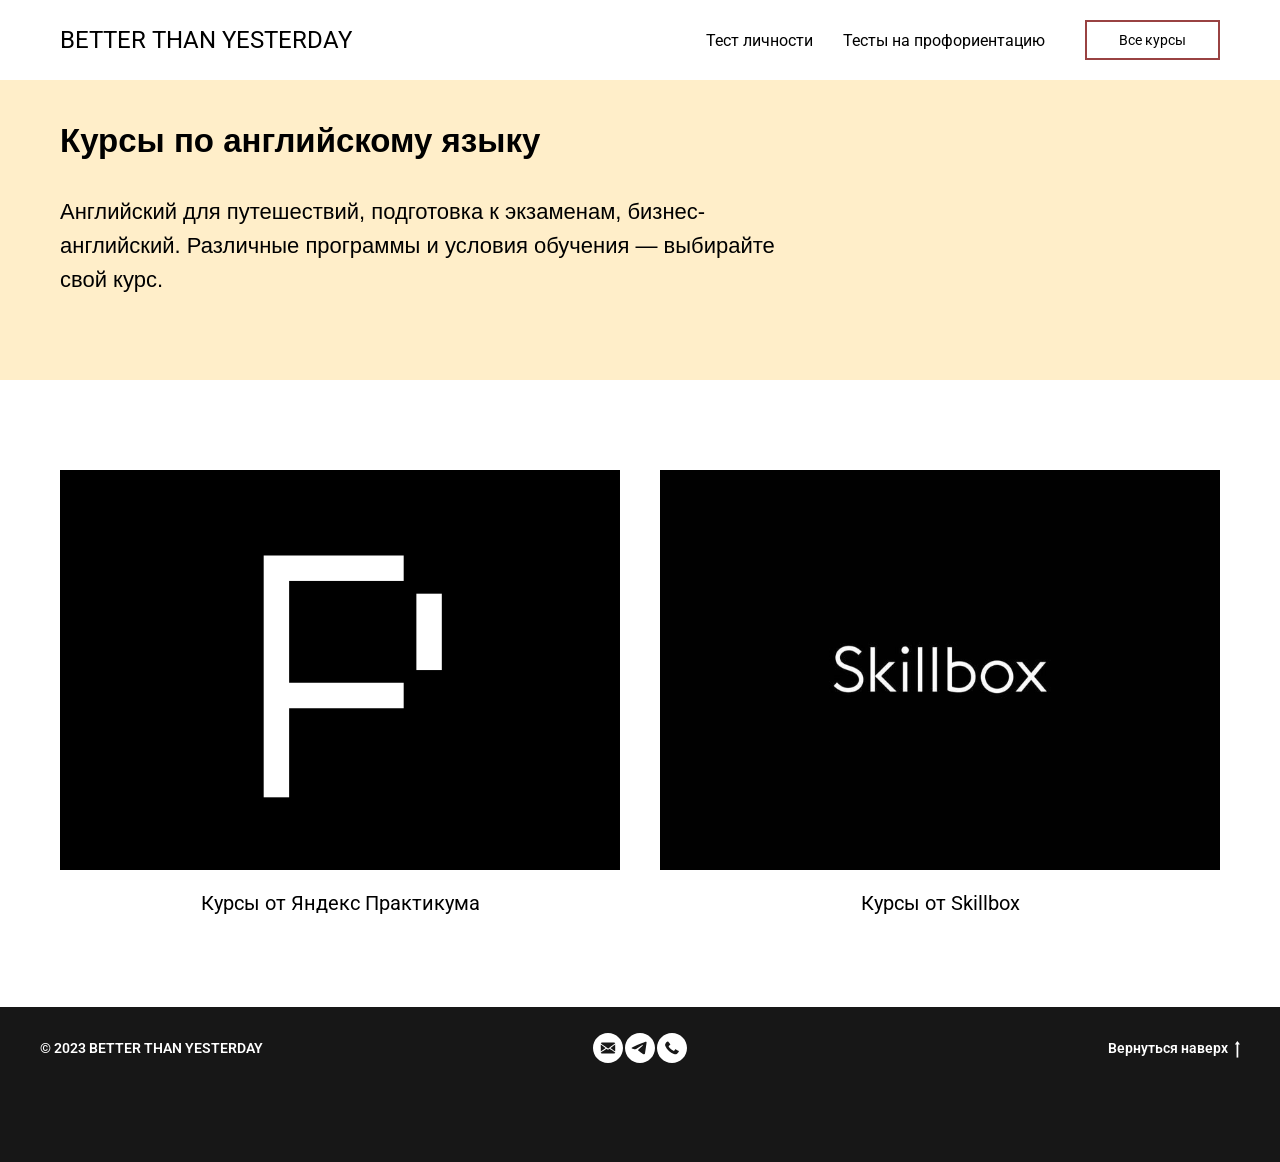
<file: english.html>
<!DOCTYPE html><html><head><meta charset="utf-8" /><meta http-equiv="Content-Type" content="text/html; charset=utf-8" /><meta name="viewport" content="width=device-width, initial-scale=1.0" /> <!--metatextblock--><title>Курсы по английскому языку</title><meta name="description" content="Подберите подходящий для вас курс по английскому языку" /> <meta property="og:url" content="english" /><meta property="og:title" content="Курсы по английскому языку" /><meta property="og:description" content="Подберите подходящий для вас курс по английскому языку" /><meta property="og:type" content="website" /><meta property="og:image" content="images/tild3635-3336-4636-b931-366165376332__3.jpg" /><link rel="canonical" href="english"><!--/metatextblock--><meta name="format-detection" content="telephone=no" /><meta http-equiv="x-dns-prefetch-control" content="on"><link rel="dns-prefetch" href="https://ws.tildacdn.com"><link rel="shortcut icon" href="images/tildafavicon.ico" type="image/x-icon" /><!-- Assets --><script src="https://neo.tildacdn.com/js/tilda-fallback-1.0.min.js" charset="utf-8" async></script><link rel="stylesheet" href="css/tilda-grid-3.0.min.css" type="text/css" media="all" onerror="this.loaderr='y';"/><link rel="stylesheet" href="css/tilda-blocks-page34180868.min.css?t=1676641369" type="text/css" media="all" onerror="this.loaderr='y';" /><link rel="preconnect" href="https://fonts.gstatic.com"><link href="https://fonts.googleapis.com/css2?family=Roboto:wght@300;400;500;700&subset=latin,cyrillic" rel="stylesheet"><link rel="stylesheet" href="css/tilda-popup-1.1.min.css" type="text/css" media="print" onload="this.media='all';" onerror="this.loaderr='y';" /><noscript><link rel="stylesheet" href="css/tilda-popup-1.1.min.css" type="text/css" media="all" /></noscript><link rel="stylesheet" href="css/tilda-slds-1.4.min.css" type="text/css" media="print" onload="this.media='all';" onerror="this.loaderr='y';" /><noscript><link rel="stylesheet" href="css/tilda-slds-1.4.min.css" type="text/css" media="all" /></noscript><link rel="stylesheet" href="css/tilda-catalog-1.1.min.css" type="text/css" media="print" onload="this.media='all';" onerror="this.loaderr='y';" /><noscript><link rel="stylesheet" href="css/tilda-catalog-1.1.min.css" type="text/css" media="all" /></noscript><link rel="stylesheet" href="css/tilda-forms-1.0.min.css" type="text/css" media="all" onerror="this.loaderr='y';" /><link rel="stylesheet" href="css/tilda-zoom-2.0.min.css" type="text/css" media="print" onload="this.media='all';" onerror="this.loaderr='y';" /><noscript><link rel="stylesheet" href="css/tilda-zoom-2.0.min.css" type="text/css" media="all" /></noscript><script type="text/javascript">(function (d) {
if (!d.visibilityState) {
var s = d.createElement('script');
s.src = 'js/tilda-polyfill-1.0.min.js';
d.getElementsByTagName('head')[0].appendChild(s);
}
})(document);
function t_onReady(func) {
if (document.readyState != 'loading') {
func();
} else {
document.addEventListener('DOMContentLoaded', func);
}
}
function t_onFuncLoad(funcName, okFunc, time) {
if (typeof window[funcName] === 'function') {
okFunc();
} else {
setTimeout(function() {
t_onFuncLoad(funcName, okFunc, time);
},(time || 100));
}
}function t_throttle(fn, threshhold, scope) {return function () {fn.apply(scope || this, arguments);};}function t396_initialScale(t){var e=document.getElementById("rec"+t);if(e){var r=e.querySelector(".t396__artboard");if(r){var a,i=document.documentElement.clientWidth,l=[],d=r.getAttribute("data-artboard-screens");if(d){d=d.split(",");for(var o=0;o<d.length;o++)l[o]=parseInt(d[o],10)}else l=[320,480,640,960,1200];for(o=0;o<l.length;o++){var n=l[o];n<=i&&(a=n)}var g="edit"===window.allrecords.getAttribute("data-tilda-mode"),u="center"===t396_getFieldValue(r,"valign",a,l),c="grid"===t396_getFieldValue(r,"upscale",a,l),t=t396_getFieldValue(r,"height_vh",a,l),f=t396_getFieldValue(r,"height",a,l),e=!!window.opr&&!!window.opr.addons||!!window.opera||-1!==navigator.userAgent.indexOf(" OPR/");if(!g&&u&&!c&&!t&&f&&!e){for(var s=parseFloat((i/a).toFixed(3)),_=[r,r.querySelector(".t396__carrier"),r.querySelector(".t396__filter")],o=0;o<_.length;o++)_[o].style.height=parseInt(f,10)*s+"px";for(var h=r.querySelectorAll(".t396__elem"),o=0;o<h.length;o++)h[o].style.zoom=s}}}}function t396_getFieldValue(t,e,r,a){var i=a[a.length-1],l=r===i?t.getAttribute("data-artboard-"+e):t.getAttribute("data-artboard-"+e+"-res-"+r);if(!l)for(var d=0;d<a.length;d++){var o=a[d];if(!(o<=r)&&(l=o===i?t.getAttribute("data-artboard-"+e):t.getAttribute("data-artboard-"+e+"-res-"+o)))break}return l}</script><script src="js/tilda-scripts-3.0.min.js" charset="utf-8" defer onerror="this.loaderr='y';"></script><script src="js/tilda-blocks-page34180868.min.js?t=1676641369" charset="utf-8" async onerror="this.loaderr='y';"></script><script src="js/lazyload-1.3.min.js" charset="utf-8" async onerror="this.loaderr='y';"></script><script src="js/tilda-menu-1.0.min.js" charset="utf-8" async onerror="this.loaderr='y';"></script><script src="js/tilda-zero-1.1.min.js" charset="utf-8" async onerror="this.loaderr='y';"></script><script src="js/hammer.min.js" charset="utf-8" async onerror="this.loaderr='y';"></script><script src="js/tilda-slds-1.4.min.js" charset="utf-8" async onerror="this.loaderr='y';"></script><script src="js/tilda-products-1.0.min.js" charset="utf-8" async onerror="this.loaderr='y';"></script><script src="js/tilda-catalog-1.1.min.js" charset="utf-8" async onerror="this.loaderr='y';"></script><script src="js/tilda-zoom-2.0.min.js" charset="utf-8" async onerror="this.loaderr='y';"></script><script src="js/tilda-zero-scale-1.0.min.js" charset="utf-8" async onerror="this.loaderr='y';"></script><script src="js/tilda-events-1.0.min.js" charset="utf-8" async onerror="this.loaderr='y';"></script><script type="text/javascript">window.dataLayer = window.dataLayer || [];</script><script type="text/javascript">(function () {
if((/bot|google|yandex|baidu|bing|msn|duckduckbot|teoma|slurp|crawler|spider|robot|crawling|facebook/i.test(navigator.userAgent))===false && typeof(sessionStorage)!='undefined' && sessionStorage.getItem('visited')!=='y' && document.visibilityState){
var style=document.createElement('style');
style.type='text/css';
style.innerHTML='@media screen and (min-width: 980px) {.t-records {opacity: 0;}.t-records_animated {-webkit-transition: opacity ease-in-out .2s;-moz-transition: opacity ease-in-out .2s;-o-transition: opacity ease-in-out .2s;transition: opacity ease-in-out .2s;}.t-records.t-records_visible {opacity: 1;}}';
document.getElementsByTagName('head')[0].appendChild(style);
function t_setvisRecs(){
var alr=document.querySelectorAll('.t-records');
Array.prototype.forEach.call(alr, function(el) {
el.classList.add("t-records_animated");
});
setTimeout(function () {
Array.prototype.forEach.call(alr, function(el) {
el.classList.add("t-records_visible");
});
sessionStorage.setItem("visited", "y");
}, 400);
} 
document.addEventListener('DOMContentLoaded', t_setvisRecs);
}
})();</script></head><body class="t-body" style="margin:0;"><!--allrecords--><div id="allrecords" data-tilda-export="yes" class="t-records" data-hook="blocks-collection-content-node" data-tilda-project-id="3435002" data-tilda-page-id="34180868" data-tilda-page-alias="english" data-tilda-formskey="fc3e5ce5d622f184861face293435002" data-tilda-lazy="yes"><div id="rec552284766" class="r t-rec" style=" " data-animationappear="off" data-record-type="257" ><!-- T228 --><div id="nav552284766marker"></div><div id="nav552284766" class="t228 t228__positionstatic " style="background-color: rgba(255,255,255,1); " data-bgcolor-hex="#ffffff" data-bgcolor-rgba="rgba(255,255,255,1)" data-navmarker="nav552284766marker" data-appearoffset="" data-bgopacity-two="" data-menushadow="" data-bgopacity="1" data-menu-items-align="right" data-menu="yes"><div class="t228__maincontainer t228__c12collumns" style=""><div class="t228__padding40px"></div><div class="t228__leftside"><div class="t228__leftcontainer"><a href="" class="t228__imgwrapper" style="color:#000000;"><div class="t228__logo t-title" field="title" style="color:#000000;">BETTER THAN YESTERDAY</div></a></div></div><div class="t228__centerside t228__menualign_right"><nav class="t228__centercontainer" 
aria-label="Основные разделы на странице"><ul class="t228__list" 
role="menubar" aria-label="Основные разделы на странице"><li class="t228__list_item" 
role="none" 
style="padding:0 15px 0 0;"><a class="t-menu__link-item" 
href="https://www.16personalities.com/ru/test-lichnosti"
target="_blank" 
role="menuitem" tabindex="0" data-menu-submenu-hook="" data-menu-item-number="1" 
style="color:#000000;font-weight:400;">Тест личности</a></li><li class="t228__list_item" 
role="none" 
style="padding:0 0 0 15px;"><a class="t-menu__link-item" 
href="https://careertest.ru/tests/"
target="_blank" 
role="menuitem" tabindex="0" data-menu-submenu-hook="" data-menu-item-number="2" 
style="color:#000000;font-weight:400;">Тесты на профориентацию</a></li></ul></nav></div><div class="t228__rightside"><div class="t228__rightcontainer"><div class="t228__right_buttons"><div class="t228__right_buttons_wrap"><div class="t228__right_buttons_but"><a href="" target="" class="t-btn t-btn_md " style="color:#000000;border:2px solid #994242;font-weight:400;"><table role="presentation" style="width:100%; height:100%;"><tr><td>Все курсы</td></tr></table></a></div></div></div></div></div><div class="t228__padding40px"></div></div></div><style>@media screen and (max-width: 980px) {
#rec552284766 .t228__leftcontainer {
padding: 20px;
}
#rec552284766 .t228__imglogo {
padding: 20px 0;
}
#rec552284766 .t228 {
position: static;
}
}</style><script>window.addEventListener('resize', t_throttle(function () {
t_onFuncLoad('t_menu__setBGcolor', function () {
t_menu__setBGcolor('552284766', '.t228');
});
}));
t_onReady(function () {
t_onFuncLoad('t_menu__highlightActiveLinks', function () {
t_menu__highlightActiveLinks('.t228__list_item a');
});
t_onFuncLoad('t228__init', function () {
t228__init('552284766');
});
t_onFuncLoad('t_menu__setBGcolor', function () {
t_menu__setBGcolor('552284766', '.t228');
});
});</script><!--[if IE 8]><style>#rec552284766 .t228 {
filter: progid:DXImageTransform.Microsoft.gradient(startColorStr='#D9ffffff', endColorstr='#D9ffffff');
}</style><![endif]--><style>#rec552284766 .t-menu__link-item{
outline: none;
}
#rec552284766 .t-menu__link-item:focus-visible{
outline: 5px auto rgba(0, 150, 255, 1);
-webkit-outline: 5px auto rgba(0, 150, 255, 1);
-moz-outline: 5px auto rgba(0, 150, 255, 1);
-ms-outline: 5px auto rgba(0, 150, 255, 1);
-o-outline: 5px auto rgba(0, 150, 255, 1);
}
@supports (overflow:-webkit-marquee) and (justify-content:inherit)
{
#rec552284766 .t-menu__link-item,
#rec552284766 .t-menu__link-item.t-active {
opacity: 1 !important;
}
}</style></div><div id="rec552284869" class="r t-rec t-rec_pt_0 t-rec_pb_0" style="padding-top:0px;padding-bottom:0px;background-color:#ffeec9; " data-animationappear="off" data-record-type="396" data-bg-color="#ffeec9"><!-- T396 --><style>#rec552284869 .t396__artboard {height: 300px; background-color: #ffeec9; }#rec552284869 .t396__filter {height: 300px; }#rec552284869 .t396__carrier{height: 300px; background-position: center center; background-attachment: scroll;background-size: cover;background-repeat: no-repeat;}@media screen and (max-width: 1199px) {#rec552284869 .t396__artboard {height: 560px;}#rec552284869 .t396__filter {height: 560px;}#rec552284869 .t396__carrier {height: 560px;background-attachment: scroll;}}@media screen and (max-width: 959px) {#rec552284869 .t396__artboard {height: 587px;}#rec552284869 .t396__filter {height: 587px;}#rec552284869 .t396__carrier {height: 587px;background-attachment: scroll;}}@media screen and (max-width: 639px) {#rec552284869 .t396__artboard {height: 505px;}#rec552284869 .t396__filter {height: 505px;}#rec552284869 .t396__carrier {height: 505px;background-attachment: scroll;}}@media screen and (max-width: 479px) {#rec552284869 .t396__artboard {height: 666px;}#rec552284869 .t396__filter {height: 666px;}#rec552284869 .t396__carrier {height: 666px;background-attachment: scroll;}} #rec552284869 .tn-elem[data-elem-id="1470210011265"] { color: #000000; z-index: 4; top: 115px;left: calc(50% - 600px + 20px);width: 760px;}#rec552284869 .tn-elem[data-elem-id="1470210011265"] .tn-atom { color: #000000; font-size: 22px; font-family: 'Arial',Arial,sans-serif; line-height: 1.55; font-weight: 400; background-position: center center ;border-color: transparent ;border-style: solid ; }@media screen and (max-width: 1199px) {#rec552284869 .tn-elem[data-elem-id="1470210011265"] {top: 187px;left: calc(50% - 480px + 170px);width: 620px;}#rec552284869 .tn-elem[data-elem-id="1470210011265"] .tn-atom { font-size: 18px; }}@media screen and (max-width: 959px) {#rec552284869 .tn-elem[data-elem-id="1470210011265"] {top: 187px;left: calc(50% - 320px + 40px);width: 560px;}}@media screen and (max-width: 639px) {#rec552284869 .tn-elem[data-elem-id="1470210011265"] {top: 165px;left: calc(50% - 240px + 10px);width: 460px;}#rec552284869 .tn-elem[data-elem-id="1470210011265"] .tn-atom { font-size: 16px; line-height: 1.45; }}@media screen and (max-width: 479px) {#rec552284869 .tn-elem[data-elem-id="1470210011265"] {top: 165px;left: calc(50% - 160px + 10px);width: 300px;}} #rec552284869 .tn-elem[data-elem-id="1473957670413"] { color: #000000; z-index: 5; top: 35px;left: calc(50% - 600px + 20px);width: 760px;}#rec552284869 .tn-elem[data-elem-id="1473957670413"] .tn-atom { color: #000000; font-size: 33px; font-family: 'Arial',Arial,sans-serif; line-height: 1.55; font-weight: 700; background-position: center center ;border-color: transparent ;border-style: solid ; }@media screen and (max-width: 1199px) {#rec552284869 .tn-elem[data-elem-id="1473957670413"] {top: 117px;left: calc(50% - 480px + 170px);width: 620px;}#rec552284869 .tn-elem[data-elem-id="1473957670413"] .tn-atom { font-size: 26px; }}@media screen and (max-width: 959px) {#rec552284869 .tn-elem[data-elem-id="1473957670413"] {top: 117px;left: calc(50% - 320px + 40px);width: 560px;}}@media screen and (max-width: 639px) {#rec552284869 .tn-elem[data-elem-id="1473957670413"] {top: 99px;left: calc(50% - 240px + 10px);width: 460px;}#rec552284869 .tn-elem[data-elem-id="1473957670413"] .tn-atom { font-size: 24px; line-height: 1.45; }}@media screen and (max-width: 479px) {#rec552284869 .tn-elem[data-elem-id="1473957670413"] {top: 99px;left: calc(50% - 160px + 10px);width: 300px;}}</style><div class='t396'><div class="t396__artboard" data-artboard-recid="552284869" data-artboard-screens="320,480,640,960,1200" data-artboard-height="300" data-artboard-valign="center" data-artboard-upscale="grid" data-artboard-height-res-320="666" data-artboard-height-res-480="505" data-artboard-height-res-640="587" data-artboard-height-res-960="560" 
><div class="t396__carrier" data-artboard-recid="552284869"></div><div class="t396__filter" data-artboard-recid="552284869"></div><div class='t396__elem tn-elem tn-elem__5522848691470210011265' data-elem-id='1470210011265' data-elem-type='text' data-field-top-value="115" data-field-left-value="20" data-field-width-value="760" data-field-axisy-value="top" data-field-axisx-value="left" data-field-container-value="grid" data-field-topunits-value="px" data-field-leftunits-value="px" data-field-heightunits-value="" data-field-widthunits-value="px" data-field-top-res-320-value="165" data-field-left-res-320-value="10" data-field-width-res-320-value="300" data-field-top-res-480-value="165" data-field-left-res-480-value="10" data-field-width-res-480-value="460" data-field-top-res-640-value="187" data-field-left-res-640-value="40" data-field-width-res-640-value="560" data-field-top-res-960-value="187" data-field-left-res-960-value="170" data-field-width-res-960-value="620" 
><div class='tn-atom'field='tn_text_1470210011265'>Английский для путешествий, подготовка к экзаменам, бизнес-английский. Различные программы и условия обучения — выбирайте свой курс.</div> </div> <div class='t396__elem tn-elem tn-elem__5522848691473957670413' data-elem-id='1473957670413' data-elem-type='text' data-field-top-value="35" data-field-left-value="20" data-field-width-value="760" data-field-axisy-value="top" data-field-axisx-value="left" data-field-container-value="grid" data-field-topunits-value="px" data-field-leftunits-value="px" data-field-heightunits-value="" data-field-widthunits-value="px" data-field-top-res-320-value="99" data-field-left-res-320-value="10" data-field-width-res-320-value="300" data-field-top-res-480-value="99" data-field-left-res-480-value="10" data-field-width-res-480-value="460" data-field-top-res-640-value="117" data-field-left-res-640-value="40" data-field-width-res-640-value="560" data-field-top-res-960-value="117" data-field-left-res-960-value="170" data-field-width-res-960-value="620" 
><div class='tn-atom'field='tn_text_1473957670413'>Курсы по английскому языку</div> </div> </div> </div> <script>t_onReady(function () {
t_onFuncLoad('t396_init', function () {
t396_init('552284869');
});
});</script><!-- /T396 --></div><div id="rec552284960" class="r t-rec t-rec_pt_90 t-rec_pb_90" style="padding-top:90px;padding-bottom:90px; " data-animationappear="off" data-record-type="754" ><!-- t754 --><!-- @classes: t-text t-text_xxs t-name t-name_xs t-name_md t-name_xl t-descr t-descr_xxs t-btn t-btn_xs t-btn_sm data-zoomable="yes" --><div class="t754" data-show-count=""><div class="t754__parent t754__container_mobile-grid" ><div class="t754__col t-col t-col_6 t-align_center t-item t754__col_mobile-grid js-product" data-product-lid="1500469909554"><a class="js-product-link" href="https://practicum.yandex.ru/english/" target="_blank"> <div class="t754__content"><div class="t754__imgwrapper t1002__picture-wrapper " style="padding-bottom:71.428571428571%;"><div class="t754__bgimg t-bgimg js-product-img" data-original="images/tild6133-3265-4432-b562-623066373961___1.jpg" style="background-image:url('images/tild6133-3265-4432-b562-623066373961__-__resizeb__20x___1.jpg')" data-lazy-rule="comm:resize" ></div></div><div class="t754__textwrapper"><div class="t754__title t-name t-name_xl js-product-name" data-auto-correct-font-size="rem" field="li_title__1500469909554" style="font-size:20px;font-weight:400;" >Курсы от Яндекс Практикума</div></div></div></a> </div><div class="t754__col t-col t-col_6 t-align_center t-item t754__col_mobile-grid js-product" data-product-lid="1498486363994"><a class="js-product-link" href="https://skillbox.ru/english/" target="_blank"> <div class="t754__content"><div class="t754__imgwrapper t1002__picture-wrapper " style="padding-bottom:71.428571428571%;"><div class="t754__bgimg t-bgimg js-product-img" data-original="images/tild3865-3836-4361-b466-323034653161__48.jpeg" style="background-image:url('images/tild3865-3836-4361-b466-323034653161__-__resizeb__20x__48.jpeg')" data-lazy-rule="comm:resize" ></div></div><div class="t754__textwrapper"><div class="t754__title t-name t-name_xl js-product-name" data-auto-correct-font-size="rem" field="li_title__1498486363994" style="font-size:20px;font-weight:400;" >Курсы от Skillbox</div></div></div></a> </div></div></div><script>t_onReady(function () {
t_onFuncLoad('t754__showMore', function () {
t754__showMore('552284960');
});
t_onFuncLoad('t754__init', function () {
t754__init('552284960');
});
});</script><style type="text/css">#rec552284960 .t-slds__bullet_active .t-slds__bullet_body {
background-color: #222 !important;
}
#rec552284960 .t-slds__bullet:hover .t-slds__bullet_body {
background-color: #222 !important;
}</style><style></style></div><div id="rec552285051" class="r t-rec t-rec_pt_0 t-rec_pb_75" style="padding-top:0px;padding-bottom:75px;background-color:#171717; " data-animationappear="off" data-record-type="452" data-bg-color="#171717"><!-- T452 --><div class="t452" id="t-footer_552285051"><div class="t452__maincontainer" style="height: 80px;"><div class="t452__content"><div class="t452__col t452__col_hiddenmobile"><div class="t452__typo t452__copyright t-name t-name_xs" field="text" style="color: #ffffff;">© 2023 BETTER THAN YESTERDAY</div></div><div class="t452__col t452__col_center t-align_center"><div class="t-sociallinks"><div class="t-sociallinks__wrapper"><!-- new soclinks --><div class="t-sociallinks__item t-sociallinks__item_email" title="Email"><a href="mailto:cool.09876543@yandex.ru?subject=Обратная связь по работе сайта" target="_blank" rel="nofollow" style="width: 30px; height: 30px;"><svg class="t-sociallinks__svg" width=30px height=30px viewBox="0 0 100 100" fill="none" xmlns="http://www.w3.org/2000/svg"><path fill-rule="evenodd" clip-rule="evenodd" d="M50 100c27.6142 0 50-22.3858 50-50S77.6142 0 50 0 0 22.3858 0 50s22.3858 50 50 50ZM26.2268 34.1813c.3042-.9738.9636-1.693 1.8568-2.0249l.4151-.1543 21.4794-.0018c21.3404-.0017 21.4819-.0009 21.8807.1335.9642.3248 1.6814 1.1482 1.9797 2.2727l.0944.3556-1.7711 1.2707c-2.462 1.7666-6.8447 4.9166-8.8523 6.3624-.925.6662-2.2783 1.639-3.0072 2.1619-2.1029 1.5081-4.2894 3.0785-5.891 4.2312-3.6493 2.6264-4.3577 3.1288-4.4113 3.1288-.0541 0-.817-.5414-4.5039-3.1961-1.6149-1.1627-3.4655-2.4914-5.7994-4.1637-.7296-.5227-2.1661-1.5561-3.1924-2.2964-1.0262-.7404-2.4421-1.7593-3.1465-2.2642-.7044-.5051-2.3496-1.6873-3.656-2.6273s-2.646-1.9002-2.9769-2.1338c-.667-.4708-.675-.4878-.4981-1.0543Zm-.1497 27.1823c-.0616.0397-.0771-2.244-.0771-11.3267 0-6.257.0122-11.3764.0271-11.3764.015 0 1.063.7458 2.3291 1.6574 2.2612 1.628 3.4539 2.4857 6.7132 4.8273 2.1704 1.5593 4.0585 2.9159 5.6761 4.0785.7296.5244 1.3265.9876 1.3265 1.0293 0 .0718-.8103.6465-3.9486 2.8008-.7465.5124-2.0931 1.4401-2.9923 2.0616-.8992.6215-3.1064 2.1429-4.9049 3.3809-1.7984 1.238-3.4504 2.3784-3.6709 2.5342-.2206.1559-.4357.3058-.4782.3331Zm43.234-19.3639c.6277-.4485 1.9187-1.381 2.8688-2.0722.9502-.6912 1.7483-1.259 1.7738-1.2619.0255-.0028.0463 5.1143.0463 11.3713 0 9.0827-.0155 11.3664-.0771 11.3267-.0424-.0273-.2576-.1768-.4782-.3323-.2205-.1554-1.0951-.7591-1.9434-1.3415-.8483-.5824-1.6812-1.1582-1.8509-1.2795-.1697-.1213-.7388-.5155-1.2648-.8759-.526-.3604-1.3172-.9043-1.7583-1.2086-.4412-.3043-2.1348-1.4711-3.7635-2.593-4.735-3.2613-4.9358-3.4028-4.9358-3.4788 0-.0759.2206-.2386 4.0412-2.9806 1.3064-.9376 3.2359-2.3243 4.2879-3.0815 1.0519-.7573 2.4262-1.7437 3.054-2.1922ZM37.8152 57.1366c.3609-.2411 1.7297-1.1886 4.8121-3.3308 1.2215-.849 2.2627-1.5349 2.3136-1.5242.0509.0107 1.0504.7092 2.2211 1.5523 1.1706.8431 2.2361 1.5743 2.3676 1.625.3044.1171.6365.117.9414-.0003.1318-.0507 1.1964-.7809 2.3658-1.6228 1.1693-.8418 2.1572-1.5435 2.1951-1.5594.0604-.0253 1.5111.9576 5.8267 3.9476 1.1431.7919 2.7209 1.8798 5.9537 4.1051.9502.6541 2.9214 2.014 4.3805 3.022l2.653 1.8328-.0051.2599c-.0072.3723-.3476 1.0784-.7463 1.5482-.3863.4549-1.0056.8296-1.5552.9408C71.322 67.9767 63.8578 68 50 68c-13.8578 0-21.322-.0233-21.5392-.0672-.5496-.1112-1.1689-.4859-1.5552-.9408-.3741-.4409-.7126-1.118-.7618-1.5243l-.0316-.2603 1.656-1.14c.9108-.627 2.2112-1.5239 2.8899-1.9932 3.6716-2.539 6.8851-4.7559 7.1571-4.9376Z" fill="#ffffff"/></svg></a></div><div class="t-sociallinks__item t-sociallinks__item_telegram" title="Telegram"><a href="https://t.me/shashka666" target="_blank" rel="nofollow" style="width: 30px; height: 30px;"><svg class="t-sociallinks__svg" width=30px height=30px viewBox="0 0 100 100" fill="none" xmlns="http://www.w3.org/2000/svg"><path fill-rule="evenodd" clip-rule="evenodd" d="M50 100c27.614 0 50-22.386 50-50S77.614 0 50 0 0 22.386 0 50s22.386 50 50 50Zm21.977-68.056c.386-4.38-4.24-2.576-4.24-2.576-3.415 1.414-6.937 2.85-10.497 4.302-11.04 4.503-22.444 9.155-32.159 13.734-5.268 1.932-2.184 3.864-2.184 3.864l8.351 2.577c3.855 1.16 5.91-.129 5.91-.129l17.988-12.238c6.424-4.38 4.882-.773 3.34.773l-13.49 12.882c-2.056 1.804-1.028 3.35-.129 4.123 2.55 2.249 8.82 6.364 11.557 8.16.712.467 1.185.778 1.292.858.642.515 4.111 2.834 6.424 2.319 2.313-.516 2.57-3.479 2.57-3.479l3.083-20.226c.462-3.511.993-6.886 1.417-9.582.4-2.546.705-4.485.767-5.362Z" fill="#ffffff"/></svg></a></div><div class="t-sociallinks__item t-sociallinks__item_phone" title="Phone"><a href="tel:+79273901071" target="_blank" rel="nofollow" style="width: 30px; height: 30px;"><svg class="t-sociallinks__svg" width=30px height=30px viewBox="0 0 100 100" fill="none" xmlns="http://www.w3.org/2000/svg"><path fill-rule="evenodd" clip-rule="evenodd" d="M50 100C77.6142 100 100 77.6142 100 50C100 22.3858 77.6142 0 50 0C22.3858 0 0 22.3858 0 50C0 77.6142 22.3858 100 50 100ZM32.3668 30.3616C33.8958 28.835 34.6798 28.1875 35.1534 28.0601C35.715 27.909 36.2052 28.0405 36.7168 28.4797C37.1497 28.8512 38.2438 29.9713 38.9927 30.8096C41.1931 33.2729 43.8747 36.6359 44.2503 37.4031C44.3639 37.6353 44.375 37.701 44.3558 38.0323C44.3204 38.643 44.196 38.8343 43.3793 39.5344C42.0767 40.6509 40.0803 42.739 39.3824 43.7149C38.9257 44.3535 38.9126 44.7536 39.3248 45.483C39.675 46.1027 41.378 48.345 42.5783 49.7667C44.5875 52.1467 46.9159 54.3696 49.1773 56.0669C50.8579 57.3283 53.2214 58.7821 54.8035 59.5275C55.9343 60.0603 56.2878 60.0303 57.0122 59.3401C57.7069 58.6782 58.5246 57.6102 59.8946 55.5759C60.3408 54.9132 60.7739 54.3136 60.857 54.2434C61.1104 54.0293 61.3967 53.9282 61.8141 53.9055C62.0813 53.891 62.2608 53.9062 62.4057 53.9555C62.6843 54.0504 63.4107 54.5045 66.36 56.4276C67.7285 57.32 69.2454 58.3032 69.7309 58.6125C72.4818 60.3651 72.7871 60.6005 72.9291 61.0781C73.1185 61.7157 72.9605 62.1254 72.063 63.3233C70.9487 64.8107 69.0734 66.8197 67.674 68.0252C66.5388 69.0032 65.0797 69.9865 63.6409 70.743L63.0188 71.0701L62.389 71.0696C60.5532 71.0685 58.822 70.7024 56.1724 69.7552C49.967 67.5366 44.465 64.2895 39.647 60.0025C38.7431 59.1981 36.6429 57.0816 35.8606 56.1866C33.2537 53.2039 31.2905 50.2948 29.5948 46.9021C28.373 44.4575 27.2502 41.6203 27.0609 40.4995C26.7835 38.8572 27.4592 36.7086 28.9757 34.4108C29.8832 33.0359 30.8773 31.8488 32.3668 30.3616V30.3616Z" fill="#ffffff"/></svg></a></div><!-- /new soclinks --><script>t_onReady(function () {
var rec = document.getElementById('rec552285051');
if (!rec) return;
var customImageList = rec.querySelectorAll('img.t-sociallinks__customimg');
Array.prototype.forEach.call(customImageList, function(img) {
var imgURL = img.getAttribute('src');
if (imgURL.indexOf('/lib__tildaicon__') !== -1 || imgURL.indexOf('/lib/tildaicon/') !== -1) {
var xhr = new XMLHttpRequest();
xhr.open('GET', imgURL);
xhr.responseType = 'document';
xhr.onload = function() {
if (xhr.status >= 200 && xhr.status < 400) {
var response = xhr.response;
var svg = response.querySelector('svg');
svg.style.width = '30px';
svg.style.height = '30px';
var figureList = svg.querySelectorAll('*:not(g):not(title):not(desc)');
for(var j = 0; j < figureList.length; j++) {
figureList[j].style.fill = '#ffffff';
}
img.parentNode.append(svg);
img.remove();
} else {
img.style.visibility = 'visible';
}
}
xhr.onerror = function(error) {
img.style.visibility = 'visible';
}
xhr.send();
}
});
});</script></div></div></div><div class="t452__col t452__col_mobile"><div class="t452__typo t452__copyright t-name t-name_xs" field="text" style="color: #ffffff;">© 2023 BETTER THAN YESTERDAY</div></div><div class="t452__col"><div class="t452__scroll t-align_right"><a class="t452__typo t-name t-name_xs t452_scrolltop" style="color: #ffffff;" href="javascript:t452_scrollToTop();">Вернуться наверх<span class="t452__icon"><svg role="presentation" width="5px" height="17px" viewBox="0 0 6 20" version="1.1"><defs></defs><g id="Welcome" stroke="none" stroke-width="1" fill="none" fill-rule="evenodd" sketch:type="MSPage"><g id="Desktop-HD-Copy-39" sketch:type="MSArtboardGroup" transform="translate(-569.000000, -1797.000000)" fill="#ffffff"><path d="M565.662286,1804.2076 L562.095536,1806.87166 C561.958036,1807.00916 561.958036,1807.16385 562.095536,1807.30135 L565.662286,1809.96541 C565.799786,1810.10291 565.941411,1810.0431 565.941411,1809.83616 L565.941411,1808.11741 L581.816411,1808.11741 L581.816411,1806.05491 L565.941411,1806.05491 L565.941411,1804.33616 C565.941411,1804.18147 565.866474,1804.1141 565.769536,1804.14297 C565.737224,1804.1526 565.696661,1804.17322 565.662286,1804.2076 Z" id="Shape" sketch:type="MSShapeGroup" transform="translate(571.904411, 1807.088000) rotate(-270.000000) translate(-571.904411, -1807.088000) "></path></g></g></svg></span></a></div></div></div></div></div></div></div><!--/allrecords--><!-- Tilda copyright. <!-- Stat --><script type="text/javascript">if (! window.mainTracker) { window.mainTracker = 'tilda'; }
setTimeout(function(){ (function (d, w, k, o, g) { var n=d.getElementsByTagName(o)[0],s=d.createElement(o),f=function(){n.parentNode.insertBefore(s,n);}; s.type = "text/javascript"; s.async = true; s.key = k; s.id = "tildastatscript"; s.src=g; if (w.opera=="[object Opera]") {d.addEventListener("DOMContentLoaded", f, false);} else { f(); } })(document, window, '99e88c6133c8f947b4f4e2204314159a','script','js/tilda-stat-1.0.min.js');
}, 2000); </script></body></html>
</file>
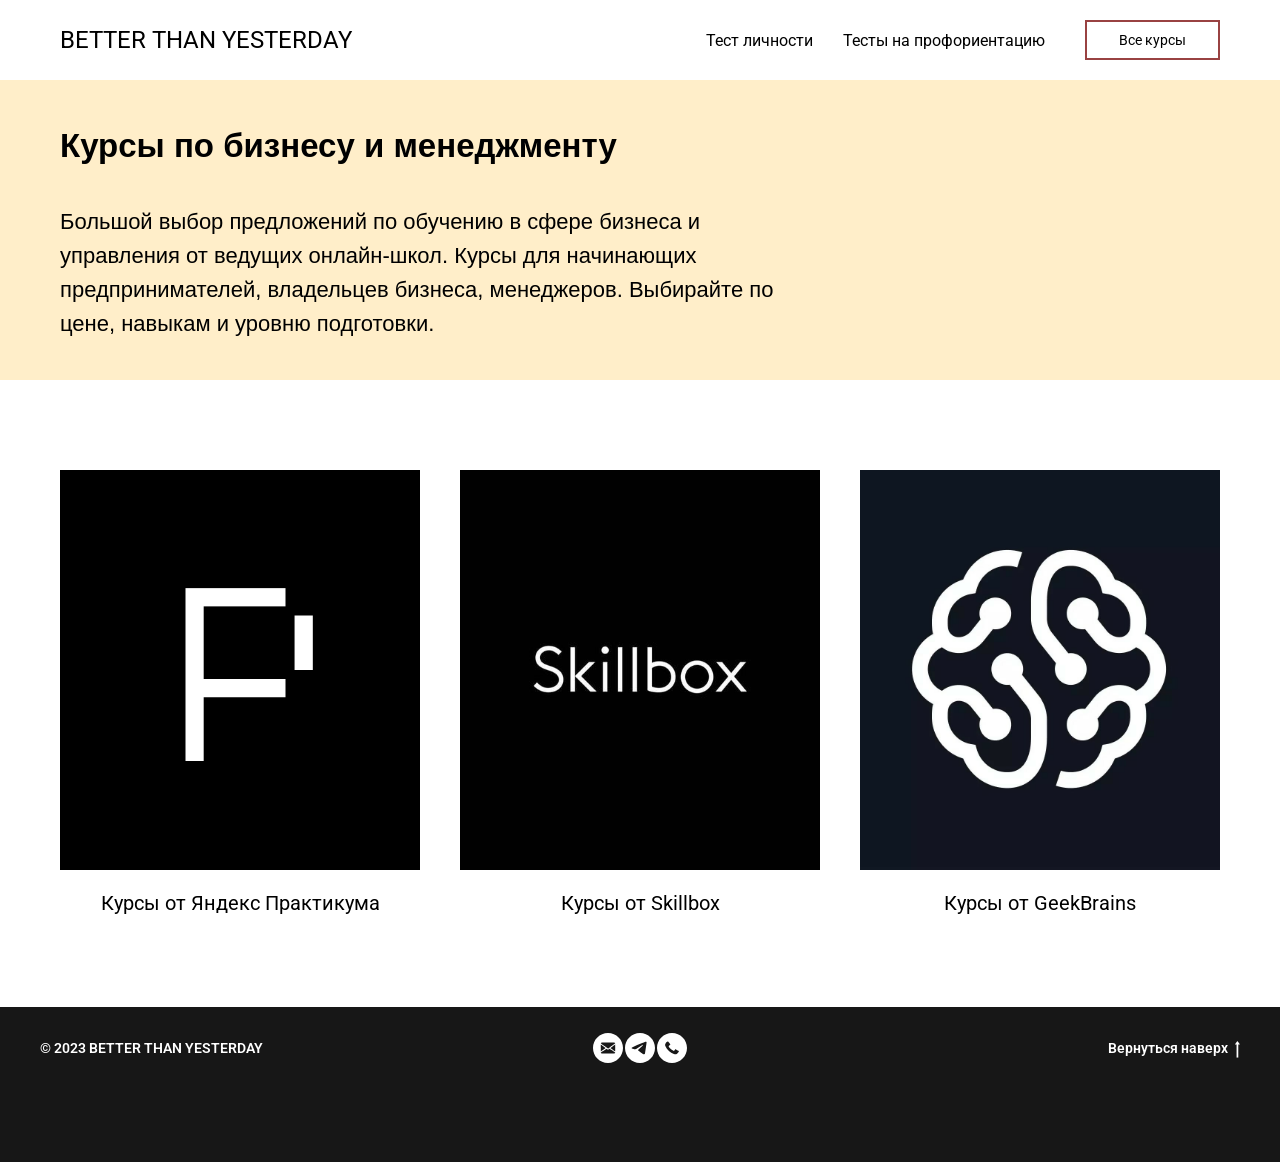
<file: management.html>
<!DOCTYPE html><html><head><meta charset="utf-8" /><meta http-equiv="Content-Type" content="text/html; charset=utf-8" /><meta name="viewport" content="width=device-width, initial-scale=1.0" /> <!--metatextblock--><title>Курсы по бизнесу и менеджменту</title><meta name="description" content="Подберите подходящий для вас курс по бизнесу или менеджменту" /> <meta property="og:url" content="management" /><meta property="og:title" content="Курсы по бизнесу и менеджменту" /><meta property="og:description" content="Подберите подходящий для вас курс по бизнесу или менеджменту" /><meta property="og:type" content="website" /><meta property="og:image" content="images/tild3932-6139-4661-a633-633565343631__5.jpg" /><link rel="canonical" href="management"><!--/metatextblock--><meta name="format-detection" content="telephone=no" /><meta http-equiv="x-dns-prefetch-control" content="on"><link rel="dns-prefetch" href="https://ws.tildacdn.com"><link rel="shortcut icon" href="images/tildafavicon.ico" type="image/x-icon" /><!-- Assets --><script src="https://neo.tildacdn.com/js/tilda-fallback-1.0.min.js" charset="utf-8" async></script><link rel="stylesheet" href="css/tilda-grid-3.0.min.css" type="text/css" media="all" onerror="this.loaderr='y';"/><link rel="stylesheet" href="css/tilda-blocks-page34181450.min.css?t=1676641387" type="text/css" media="all" onerror="this.loaderr='y';" /><link rel="preconnect" href="https://fonts.gstatic.com"><link href="https://fonts.googleapis.com/css2?family=Roboto:wght@300;400;500;700&subset=latin,cyrillic" rel="stylesheet"><link rel="stylesheet" href="css/tilda-popup-1.1.min.css" type="text/css" media="print" onload="this.media='all';" onerror="this.loaderr='y';" /><noscript><link rel="stylesheet" href="css/tilda-popup-1.1.min.css" type="text/css" media="all" /></noscript><link rel="stylesheet" href="css/tilda-slds-1.4.min.css" type="text/css" media="print" onload="this.media='all';" onerror="this.loaderr='y';" /><noscript><link rel="stylesheet" href="css/tilda-slds-1.4.min.css" type="text/css" media="all" /></noscript><link rel="stylesheet" href="css/tilda-catalog-1.1.min.css" type="text/css" media="print" onload="this.media='all';" onerror="this.loaderr='y';" /><noscript><link rel="stylesheet" href="css/tilda-catalog-1.1.min.css" type="text/css" media="all" /></noscript><link rel="stylesheet" href="css/tilda-forms-1.0.min.css" type="text/css" media="all" onerror="this.loaderr='y';" /><link rel="stylesheet" href="css/tilda-zoom-2.0.min.css" type="text/css" media="print" onload="this.media='all';" onerror="this.loaderr='y';" /><noscript><link rel="stylesheet" href="css/tilda-zoom-2.0.min.css" type="text/css" media="all" /></noscript><script type="text/javascript">(function (d) {
if (!d.visibilityState) {
var s = d.createElement('script');
s.src = 'js/tilda-polyfill-1.0.min.js';
d.getElementsByTagName('head')[0].appendChild(s);
}
})(document);
function t_onReady(func) {
if (document.readyState != 'loading') {
func();
} else {
document.addEventListener('DOMContentLoaded', func);
}
}
function t_onFuncLoad(funcName, okFunc, time) {
if (typeof window[funcName] === 'function') {
okFunc();
} else {
setTimeout(function() {
t_onFuncLoad(funcName, okFunc, time);
},(time || 100));
}
}function t_throttle(fn, threshhold, scope) {return function () {fn.apply(scope || this, arguments);};}function t396_initialScale(t){var e=document.getElementById("rec"+t);if(e){var r=e.querySelector(".t396__artboard");if(r){var a,i=document.documentElement.clientWidth,l=[],d=r.getAttribute("data-artboard-screens");if(d){d=d.split(",");for(var o=0;o<d.length;o++)l[o]=parseInt(d[o],10)}else l=[320,480,640,960,1200];for(o=0;o<l.length;o++){var n=l[o];n<=i&&(a=n)}var g="edit"===window.allrecords.getAttribute("data-tilda-mode"),u="center"===t396_getFieldValue(r,"valign",a,l),c="grid"===t396_getFieldValue(r,"upscale",a,l),t=t396_getFieldValue(r,"height_vh",a,l),f=t396_getFieldValue(r,"height",a,l),e=!!window.opr&&!!window.opr.addons||!!window.opera||-1!==navigator.userAgent.indexOf(" OPR/");if(!g&&u&&!c&&!t&&f&&!e){for(var s=parseFloat((i/a).toFixed(3)),_=[r,r.querySelector(".t396__carrier"),r.querySelector(".t396__filter")],o=0;o<_.length;o++)_[o].style.height=parseInt(f,10)*s+"px";for(var h=r.querySelectorAll(".t396__elem"),o=0;o<h.length;o++)h[o].style.zoom=s}}}}function t396_getFieldValue(t,e,r,a){var i=a[a.length-1],l=r===i?t.getAttribute("data-artboard-"+e):t.getAttribute("data-artboard-"+e+"-res-"+r);if(!l)for(var d=0;d<a.length;d++){var o=a[d];if(!(o<=r)&&(l=o===i?t.getAttribute("data-artboard-"+e):t.getAttribute("data-artboard-"+e+"-res-"+o)))break}return l}</script><script src="js/tilda-scripts-3.0.min.js" charset="utf-8" defer onerror="this.loaderr='y';"></script><script src="js/tilda-blocks-page34181450.min.js?t=1676641387" charset="utf-8" async onerror="this.loaderr='y';"></script><script src="js/lazyload-1.3.min.js" charset="utf-8" async onerror="this.loaderr='y';"></script><script src="js/tilda-menu-1.0.min.js" charset="utf-8" async onerror="this.loaderr='y';"></script><script src="js/tilda-zero-1.1.min.js" charset="utf-8" async onerror="this.loaderr='y';"></script><script src="js/hammer.min.js" charset="utf-8" async onerror="this.loaderr='y';"></script><script src="js/tilda-slds-1.4.min.js" charset="utf-8" async onerror="this.loaderr='y';"></script><script src="js/tilda-products-1.0.min.js" charset="utf-8" async onerror="this.loaderr='y';"></script><script src="js/tilda-catalog-1.1.min.js" charset="utf-8" async onerror="this.loaderr='y';"></script><script src="js/tilda-zoom-2.0.min.js" charset="utf-8" async onerror="this.loaderr='y';"></script><script src="js/tilda-zero-scale-1.0.min.js" charset="utf-8" async onerror="this.loaderr='y';"></script><script src="js/tilda-events-1.0.min.js" charset="utf-8" async onerror="this.loaderr='y';"></script><script type="text/javascript">window.dataLayer = window.dataLayer || [];</script><script type="text/javascript">(function () {
if((/bot|google|yandex|baidu|bing|msn|duckduckbot|teoma|slurp|crawler|spider|robot|crawling|facebook/i.test(navigator.userAgent))===false && typeof(sessionStorage)!='undefined' && sessionStorage.getItem('visited')!=='y' && document.visibilityState){
var style=document.createElement('style');
style.type='text/css';
style.innerHTML='@media screen and (min-width: 980px) {.t-records {opacity: 0;}.t-records_animated {-webkit-transition: opacity ease-in-out .2s;-moz-transition: opacity ease-in-out .2s;-o-transition: opacity ease-in-out .2s;transition: opacity ease-in-out .2s;}.t-records.t-records_visible {opacity: 1;}}';
document.getElementsByTagName('head')[0].appendChild(style);
function t_setvisRecs(){
var alr=document.querySelectorAll('.t-records');
Array.prototype.forEach.call(alr, function(el) {
el.classList.add("t-records_animated");
});
setTimeout(function () {
Array.prototype.forEach.call(alr, function(el) {
el.classList.add("t-records_visible");
});
sessionStorage.setItem("visited", "y");
}, 400);
} 
document.addEventListener('DOMContentLoaded', t_setvisRecs);
}
})();</script></head><body class="t-body" style="margin:0;"><!--allrecords--><div id="allrecords" data-tilda-export="yes" class="t-records" data-hook="blocks-collection-content-node" data-tilda-project-id="3435002" data-tilda-page-id="34181450" data-tilda-page-alias="management" data-tilda-formskey="fc3e5ce5d622f184861face293435002" data-tilda-lazy="yes"><div id="rec552295566" class="r t-rec" style=" " data-animationappear="off" data-record-type="257" ><!-- T228 --><div id="nav552295566marker"></div><div id="nav552295566" class="t228 t228__positionstatic " style="background-color: rgba(255,255,255,1); " data-bgcolor-hex="#ffffff" data-bgcolor-rgba="rgba(255,255,255,1)" data-navmarker="nav552295566marker" data-appearoffset="" data-bgopacity-two="" data-menushadow="" data-bgopacity="1" data-menu-items-align="right" data-menu="yes"><div class="t228__maincontainer t228__c12collumns" style=""><div class="t228__padding40px"></div><div class="t228__leftside"><div class="t228__leftcontainer"><a href="" class="t228__imgwrapper" style="color:#000000;"><div class="t228__logo t-title" field="title" style="color:#000000;">BETTER THAN YESTERDAY</div></a></div></div><div class="t228__centerside t228__menualign_right"><nav class="t228__centercontainer" 
aria-label="Основные разделы на странице"><ul class="t228__list" 
role="menubar" aria-label="Основные разделы на странице"><li class="t228__list_item" 
role="none" 
style="padding:0 15px 0 0;"><a class="t-menu__link-item" 
href="https://www.16personalities.com/ru/test-lichnosti"
target="_blank" 
role="menuitem" tabindex="0" data-menu-submenu-hook="" data-menu-item-number="1" 
style="color:#000000;font-weight:400;">Тест личности</a></li><li class="t228__list_item" 
role="none" 
style="padding:0 0 0 15px;"><a class="t-menu__link-item" 
href="https://careertest.ru/tests/"
target="_blank" 
role="menuitem" tabindex="0" data-menu-submenu-hook="" data-menu-item-number="2" 
style="color:#000000;font-weight:400;">Тесты на профориентацию</a></li></ul></nav></div><div class="t228__rightside"><div class="t228__rightcontainer"><div class="t228__right_buttons"><div class="t228__right_buttons_wrap"><div class="t228__right_buttons_but"><a href="" target="" class="t-btn t-btn_md " style="color:#000000;border:2px solid #994242;font-weight:400;"><table role="presentation" style="width:100%; height:100%;"><tr><td>Все курсы</td></tr></table></a></div></div></div></div></div><div class="t228__padding40px"></div></div></div><style>@media screen and (max-width: 980px) {
#rec552295566 .t228__leftcontainer {
padding: 20px;
}
#rec552295566 .t228__imglogo {
padding: 20px 0;
}
#rec552295566 .t228 {
position: static;
}
}</style><script>window.addEventListener('resize', t_throttle(function () {
t_onFuncLoad('t_menu__setBGcolor', function () {
t_menu__setBGcolor('552295566', '.t228');
});
}));
t_onReady(function () {
t_onFuncLoad('t_menu__highlightActiveLinks', function () {
t_menu__highlightActiveLinks('.t228__list_item a');
});
t_onFuncLoad('t228__init', function () {
t228__init('552295566');
});
t_onFuncLoad('t_menu__setBGcolor', function () {
t_menu__setBGcolor('552295566', '.t228');
});
});</script><!--[if IE 8]><style>#rec552295566 .t228 {
filter: progid:DXImageTransform.Microsoft.gradient(startColorStr='#D9ffffff', endColorstr='#D9ffffff');
}</style><![endif]--><style>#rec552295566 .t-menu__link-item{
outline: none;
}
#rec552295566 .t-menu__link-item:focus-visible{
outline: 5px auto rgba(0, 150, 255, 1);
-webkit-outline: 5px auto rgba(0, 150, 255, 1);
-moz-outline: 5px auto rgba(0, 150, 255, 1);
-ms-outline: 5px auto rgba(0, 150, 255, 1);
-o-outline: 5px auto rgba(0, 150, 255, 1);
}
@supports (overflow:-webkit-marquee) and (justify-content:inherit)
{
#rec552295566 .t-menu__link-item,
#rec552295566 .t-menu__link-item.t-active {
opacity: 1 !important;
}
}</style></div><div id="rec552295734" class="r t-rec t-rec_pt_0 t-rec_pb_0" style="padding-top:0px;padding-bottom:0px;background-color:#ffeec9; " data-animationappear="off" data-record-type="396" data-bg-color="#ffeec9"><!-- T396 --><style>#rec552295734 .t396__artboard {height: 300px; background-color: #ffeec9; }#rec552295734 .t396__filter {height: 300px; }#rec552295734 .t396__carrier{height: 300px; background-position: center center; background-attachment: scroll;background-size: cover;background-repeat: no-repeat;}@media screen and (max-width: 1199px) {#rec552295734 .t396__artboard {height: 560px;}#rec552295734 .t396__filter {height: 560px;}#rec552295734 .t396__carrier {height: 560px;background-attachment: scroll;}}@media screen and (max-width: 959px) {#rec552295734 .t396__artboard {height: 587px;}#rec552295734 .t396__filter {height: 587px;}#rec552295734 .t396__carrier {height: 587px;background-attachment: scroll;}}@media screen and (max-width: 639px) {#rec552295734 .t396__artboard {height: 505px;}#rec552295734 .t396__filter {height: 505px;}#rec552295734 .t396__carrier {height: 505px;background-attachment: scroll;}}@media screen and (max-width: 479px) {#rec552295734 .t396__artboard {height: 666px;}#rec552295734 .t396__filter {height: 666px;}#rec552295734 .t396__carrier {height: 666px;background-attachment: scroll;}} #rec552295734 .tn-elem[data-elem-id="1470210011265"] { color: #000000; z-index: 4; top: 125px;left: calc(50% - 600px + 20px);width: 760px;}#rec552295734 .tn-elem[data-elem-id="1470210011265"] .tn-atom { color: #000000; font-size: 22px; font-family: 'Arial',Arial,sans-serif; line-height: 1.55; font-weight: 400; background-position: center center ;border-color: transparent ;border-style: solid ; }@media screen and (max-width: 1199px) {#rec552295734 .tn-elem[data-elem-id="1470210011265"] {top: 187px;left: calc(50% - 480px + 170px);width: 620px;}#rec552295734 .tn-elem[data-elem-id="1470210011265"] .tn-atom { font-size: 18px; }}@media screen and (max-width: 959px) {#rec552295734 .tn-elem[data-elem-id="1470210011265"] {top: 187px;left: calc(50% - 320px + 40px);width: 560px;}}@media screen and (max-width: 639px) {#rec552295734 .tn-elem[data-elem-id="1470210011265"] {top: 165px;left: calc(50% - 240px + 10px);width: 460px;}#rec552295734 .tn-elem[data-elem-id="1470210011265"] .tn-atom { font-size: 16px; line-height: 1.45; }}@media screen and (max-width: 479px) {#rec552295734 .tn-elem[data-elem-id="1470210011265"] {top: 165px;left: calc(50% - 160px + 10px);width: 300px;}} #rec552295734 .tn-elem[data-elem-id="1473957670413"] { color: #000000; z-index: 5; top: 40px;left: calc(50% - 600px + 20px);width: 760px;}#rec552295734 .tn-elem[data-elem-id="1473957670413"] .tn-atom { color: #000000; font-size: 33px; font-family: 'Arial',Arial,sans-serif; line-height: 1.55; font-weight: 700; background-position: center center ;border-color: transparent ;border-style: solid ; }@media screen and (max-width: 1199px) {#rec552295734 .tn-elem[data-elem-id="1473957670413"] {top: 117px;left: calc(50% - 480px + 170px);width: 620px;}#rec552295734 .tn-elem[data-elem-id="1473957670413"] .tn-atom { font-size: 26px; }}@media screen and (max-width: 959px) {#rec552295734 .tn-elem[data-elem-id="1473957670413"] {top: 117px;left: calc(50% - 320px + 40px);width: 560px;}}@media screen and (max-width: 639px) {#rec552295734 .tn-elem[data-elem-id="1473957670413"] {top: 99px;left: calc(50% - 240px + 10px);width: 460px;}#rec552295734 .tn-elem[data-elem-id="1473957670413"] .tn-atom { font-size: 24px; line-height: 1.45; }}@media screen and (max-width: 479px) {#rec552295734 .tn-elem[data-elem-id="1473957670413"] {top: 99px;left: calc(50% - 160px + 10px);width: 300px;}}</style><div class='t396'><div class="t396__artboard" data-artboard-recid="552295734" data-artboard-screens="320,480,640,960,1200" data-artboard-height="300" data-artboard-valign="center" data-artboard-upscale="grid" data-artboard-height-res-320="666" data-artboard-height-res-480="505" data-artboard-height-res-640="587" data-artboard-height-res-960="560" 
><div class="t396__carrier" data-artboard-recid="552295734"></div><div class="t396__filter" data-artboard-recid="552295734"></div><div class='t396__elem tn-elem tn-elem__5522957341470210011265' data-elem-id='1470210011265' data-elem-type='text' data-field-top-value="125" data-field-left-value="20" data-field-width-value="760" data-field-axisy-value="top" data-field-axisx-value="left" data-field-container-value="grid" data-field-topunits-value="px" data-field-leftunits-value="px" data-field-heightunits-value="" data-field-widthunits-value="px" data-field-top-res-320-value="165" data-field-left-res-320-value="10" data-field-width-res-320-value="300" data-field-top-res-480-value="165" data-field-left-res-480-value="10" data-field-width-res-480-value="460" data-field-top-res-640-value="187" data-field-left-res-640-value="40" data-field-width-res-640-value="560" data-field-top-res-960-value="187" data-field-left-res-960-value="170" data-field-width-res-960-value="620" 
><div class='tn-atom'field='tn_text_1470210011265'>Большой выбор предложений по обучению в сфере бизнеса и управления от ведущих онлайн-школ. Курсы для начинающих предпринимателей, владельцев бизнеса, менеджеров. Выбирайте по цене, навыкам и уровню подготовки.<br /></div> </div> <div class='t396__elem tn-elem tn-elem__5522957341473957670413' data-elem-id='1473957670413' data-elem-type='text' data-field-top-value="40" data-field-left-value="20" data-field-width-value="760" data-field-axisy-value="top" data-field-axisx-value="left" data-field-container-value="grid" data-field-topunits-value="px" data-field-leftunits-value="px" data-field-heightunits-value="" data-field-widthunits-value="px" data-field-top-res-320-value="99" data-field-left-res-320-value="10" data-field-width-res-320-value="300" data-field-top-res-480-value="99" data-field-left-res-480-value="10" data-field-width-res-480-value="460" data-field-top-res-640-value="117" data-field-left-res-640-value="40" data-field-width-res-640-value="560" data-field-top-res-960-value="117" data-field-left-res-960-value="170" data-field-width-res-960-value="620" 
><div class='tn-atom'field='tn_text_1473957670413'>Курсы по бизнесу и менеджменту</div> </div> </div> </div> <script>t_onReady(function () {
t_onFuncLoad('t396_init', function () {
t396_init('552295734');
});
});</script><!-- /T396 --></div><div id="rec552295810" class="r t-rec t-rec_pt_90 t-rec_pb_90" style="padding-top:90px;padding-bottom:90px; " data-animationappear="off" data-record-type="754" ><!-- t754 --><!-- @classes: t-text t-text_xxs t-name t-name_xs t-name_md t-name_xl t-descr t-descr_xxs t-btn t-btn_xs t-btn_sm data-zoomable="yes" --><div class="t754" data-show-count=""><div class="t754__parent t754__container_mobile-grid" ><div class="t754__col t-col t-col_4 t-align_center t-item t754__col_mobile-grid js-product" data-product-lid="1500469909554"><a class="js-product-link" href="https://practicum.yandex.ru/catalog/management/" target="_blank"> <div class="t754__content"><div class="t754__imgwrapper t1002__picture-wrapper " style="padding-bottom:111.11111111111%;"><div class="t754__bgimg t-bgimg js-product-img" data-original="images/tild6133-3265-4432-b562-623066373961___1.jpg" style="background-image:url('images/tild6133-3265-4432-b562-623066373961__-__resizeb__20x___1.jpg')" data-lazy-rule="comm:resize" ></div></div><div class="t754__textwrapper"><div class="t754__title t-name t-name_md js-product-name" data-auto-correct-font-size="rem" field="li_title__1500469909554" style="font-size:20px;font-weight:400;" >Курсы от Яндекс Практикума</div></div></div></a> </div><div class="t754__col t-col t-col_4 t-align_center t-item t754__col_mobile-grid js-product" data-product-lid="1498486363994"><a class="js-product-link" href="https://skillbox.ru/management/" target="_blank"> <div class="t754__content"><div class="t754__imgwrapper t1002__picture-wrapper " style="padding-bottom:111.11111111111%;"><div class="t754__bgimg t-bgimg js-product-img" data-original="images/tild3865-3836-4361-b466-323034653161__48.jpeg" style="background-image:url('images/tild3865-3836-4361-b466-323034653161__-__resizeb__20x__48.jpeg')" data-lazy-rule="comm:resize" ></div></div><div class="t754__textwrapper"><div class="t754__title t-name t-name_md js-product-name" data-auto-correct-font-size="rem" field="li_title__1498486363994" style="font-size:20px;font-weight:400;" >Курсы от Skillbox</div></div></div></a> </div><div class="t754__col t-col t-col_4 t-align_center t-item t754__col_mobile-grid js-product" data-product-lid="1500469907722"><a class="js-product-link" href="https://gb.ru/courses/management" target="_blank"> <div class="t754__content"><div class="t754__imgwrapper t1002__picture-wrapper " style="padding-bottom:111.11111111111%;"><div class="t754__bgimg t-bgimg js-product-img" data-original="images/tild6530-6635-4261-a166-313437386265___.jpg" style="background-image:url('images/tild6530-6635-4261-a166-313437386265__-__resizeb__20x___.jpg')" data-lazy-rule="comm:resize" ></div></div><div class="t754__textwrapper"><div class="t754__title t-name t-name_md js-product-name" data-auto-correct-font-size="rem" field="li_title__1500469907722" style="font-size:20px;font-weight:400;" >Курсы от GeekBrains</div></div></div></a> </div></div></div><script>t_onReady(function () {
t_onFuncLoad('t754__showMore', function () {
t754__showMore('552295810');
});
t_onFuncLoad('t754__init', function () {
t754__init('552295810');
});
});</script><style type="text/css">#rec552295810 .t-slds__bullet_active .t-slds__bullet_body {
background-color: #222 !important;
}
#rec552295810 .t-slds__bullet:hover .t-slds__bullet_body {
background-color: #222 !important;
}</style><style></style></div><div id="rec552295859" class="r t-rec t-rec_pt_0 t-rec_pb_75" style="padding-top:0px;padding-bottom:75px;background-color:#171717; " data-animationappear="off" data-record-type="452" data-bg-color="#171717"><!-- T452 --><div class="t452" id="t-footer_552295859"><div class="t452__maincontainer" style="height: 80px;"><div class="t452__content"><div class="t452__col t452__col_hiddenmobile"><div class="t452__typo t452__copyright t-name t-name_xs" field="text" style="color: #ffffff;">© 2023 BETTER THAN YESTERDAY</div></div><div class="t452__col t452__col_center t-align_center"><div class="t-sociallinks"><div class="t-sociallinks__wrapper"><!-- new soclinks --><div class="t-sociallinks__item t-sociallinks__item_email" title="Email"><a href="mailto:cool.09876543@yandex.ru?subject=Обратная связь по работе сайта" target="_blank" rel="nofollow" style="width: 30px; height: 30px;"><svg class="t-sociallinks__svg" width=30px height=30px viewBox="0 0 100 100" fill="none" xmlns="http://www.w3.org/2000/svg"><path fill-rule="evenodd" clip-rule="evenodd" d="M50 100c27.6142 0 50-22.3858 50-50S77.6142 0 50 0 0 22.3858 0 50s22.3858 50 50 50ZM26.2268 34.1813c.3042-.9738.9636-1.693 1.8568-2.0249l.4151-.1543 21.4794-.0018c21.3404-.0017 21.4819-.0009 21.8807.1335.9642.3248 1.6814 1.1482 1.9797 2.2727l.0944.3556-1.7711 1.2707c-2.462 1.7666-6.8447 4.9166-8.8523 6.3624-.925.6662-2.2783 1.639-3.0072 2.1619-2.1029 1.5081-4.2894 3.0785-5.891 4.2312-3.6493 2.6264-4.3577 3.1288-4.4113 3.1288-.0541 0-.817-.5414-4.5039-3.1961-1.6149-1.1627-3.4655-2.4914-5.7994-4.1637-.7296-.5227-2.1661-1.5561-3.1924-2.2964-1.0262-.7404-2.4421-1.7593-3.1465-2.2642-.7044-.5051-2.3496-1.6873-3.656-2.6273s-2.646-1.9002-2.9769-2.1338c-.667-.4708-.675-.4878-.4981-1.0543Zm-.1497 27.1823c-.0616.0397-.0771-2.244-.0771-11.3267 0-6.257.0122-11.3764.0271-11.3764.015 0 1.063.7458 2.3291 1.6574 2.2612 1.628 3.4539 2.4857 6.7132 4.8273 2.1704 1.5593 4.0585 2.9159 5.6761 4.0785.7296.5244 1.3265.9876 1.3265 1.0293 0 .0718-.8103.6465-3.9486 2.8008-.7465.5124-2.0931 1.4401-2.9923 2.0616-.8992.6215-3.1064 2.1429-4.9049 3.3809-1.7984 1.238-3.4504 2.3784-3.6709 2.5342-.2206.1559-.4357.3058-.4782.3331Zm43.234-19.3639c.6277-.4485 1.9187-1.381 2.8688-2.0722.9502-.6912 1.7483-1.259 1.7738-1.2619.0255-.0028.0463 5.1143.0463 11.3713 0 9.0827-.0155 11.3664-.0771 11.3267-.0424-.0273-.2576-.1768-.4782-.3323-.2205-.1554-1.0951-.7591-1.9434-1.3415-.8483-.5824-1.6812-1.1582-1.8509-1.2795-.1697-.1213-.7388-.5155-1.2648-.8759-.526-.3604-1.3172-.9043-1.7583-1.2086-.4412-.3043-2.1348-1.4711-3.7635-2.593-4.735-3.2613-4.9358-3.4028-4.9358-3.4788 0-.0759.2206-.2386 4.0412-2.9806 1.3064-.9376 3.2359-2.3243 4.2879-3.0815 1.0519-.7573 2.4262-1.7437 3.054-2.1922ZM37.8152 57.1366c.3609-.2411 1.7297-1.1886 4.8121-3.3308 1.2215-.849 2.2627-1.5349 2.3136-1.5242.0509.0107 1.0504.7092 2.2211 1.5523 1.1706.8431 2.2361 1.5743 2.3676 1.625.3044.1171.6365.117.9414-.0003.1318-.0507 1.1964-.7809 2.3658-1.6228 1.1693-.8418 2.1572-1.5435 2.1951-1.5594.0604-.0253 1.5111.9576 5.8267 3.9476 1.1431.7919 2.7209 1.8798 5.9537 4.1051.9502.6541 2.9214 2.014 4.3805 3.022l2.653 1.8328-.0051.2599c-.0072.3723-.3476 1.0784-.7463 1.5482-.3863.4549-1.0056.8296-1.5552.9408C71.322 67.9767 63.8578 68 50 68c-13.8578 0-21.322-.0233-21.5392-.0672-.5496-.1112-1.1689-.4859-1.5552-.9408-.3741-.4409-.7126-1.118-.7618-1.5243l-.0316-.2603 1.656-1.14c.9108-.627 2.2112-1.5239 2.8899-1.9932 3.6716-2.539 6.8851-4.7559 7.1571-4.9376Z" fill="#ffffff"/></svg></a></div><div class="t-sociallinks__item t-sociallinks__item_telegram" title="Telegram"><a href="https://t.me/shashka666" target="_blank" rel="nofollow" style="width: 30px; height: 30px;"><svg class="t-sociallinks__svg" width=30px height=30px viewBox="0 0 100 100" fill="none" xmlns="http://www.w3.org/2000/svg"><path fill-rule="evenodd" clip-rule="evenodd" d="M50 100c27.614 0 50-22.386 50-50S77.614 0 50 0 0 22.386 0 50s22.386 50 50 50Zm21.977-68.056c.386-4.38-4.24-2.576-4.24-2.576-3.415 1.414-6.937 2.85-10.497 4.302-11.04 4.503-22.444 9.155-32.159 13.734-5.268 1.932-2.184 3.864-2.184 3.864l8.351 2.577c3.855 1.16 5.91-.129 5.91-.129l17.988-12.238c6.424-4.38 4.882-.773 3.34.773l-13.49 12.882c-2.056 1.804-1.028 3.35-.129 4.123 2.55 2.249 8.82 6.364 11.557 8.16.712.467 1.185.778 1.292.858.642.515 4.111 2.834 6.424 2.319 2.313-.516 2.57-3.479 2.57-3.479l3.083-20.226c.462-3.511.993-6.886 1.417-9.582.4-2.546.705-4.485.767-5.362Z" fill="#ffffff"/></svg></a></div><div class="t-sociallinks__item t-sociallinks__item_phone" title="Phone"><a href="tel:+79273901071" target="_blank" rel="nofollow" style="width: 30px; height: 30px;"><svg class="t-sociallinks__svg" width=30px height=30px viewBox="0 0 100 100" fill="none" xmlns="http://www.w3.org/2000/svg"><path fill-rule="evenodd" clip-rule="evenodd" d="M50 100C77.6142 100 100 77.6142 100 50C100 22.3858 77.6142 0 50 0C22.3858 0 0 22.3858 0 50C0 77.6142 22.3858 100 50 100ZM32.3668 30.3616C33.8958 28.835 34.6798 28.1875 35.1534 28.0601C35.715 27.909 36.2052 28.0405 36.7168 28.4797C37.1497 28.8512 38.2438 29.9713 38.9927 30.8096C41.1931 33.2729 43.8747 36.6359 44.2503 37.4031C44.3639 37.6353 44.375 37.701 44.3558 38.0323C44.3204 38.643 44.196 38.8343 43.3793 39.5344C42.0767 40.6509 40.0803 42.739 39.3824 43.7149C38.9257 44.3535 38.9126 44.7536 39.3248 45.483C39.675 46.1027 41.378 48.345 42.5783 49.7667C44.5875 52.1467 46.9159 54.3696 49.1773 56.0669C50.8579 57.3283 53.2214 58.7821 54.8035 59.5275C55.9343 60.0603 56.2878 60.0303 57.0122 59.3401C57.7069 58.6782 58.5246 57.6102 59.8946 55.5759C60.3408 54.9132 60.7739 54.3136 60.857 54.2434C61.1104 54.0293 61.3967 53.9282 61.8141 53.9055C62.0813 53.891 62.2608 53.9062 62.4057 53.9555C62.6843 54.0504 63.4107 54.5045 66.36 56.4276C67.7285 57.32 69.2454 58.3032 69.7309 58.6125C72.4818 60.3651 72.7871 60.6005 72.9291 61.0781C73.1185 61.7157 72.9605 62.1254 72.063 63.3233C70.9487 64.8107 69.0734 66.8197 67.674 68.0252C66.5388 69.0032 65.0797 69.9865 63.6409 70.743L63.0188 71.0701L62.389 71.0696C60.5532 71.0685 58.822 70.7024 56.1724 69.7552C49.967 67.5366 44.465 64.2895 39.647 60.0025C38.7431 59.1981 36.6429 57.0816 35.8606 56.1866C33.2537 53.2039 31.2905 50.2948 29.5948 46.9021C28.373 44.4575 27.2502 41.6203 27.0609 40.4995C26.7835 38.8572 27.4592 36.7086 28.9757 34.4108C29.8832 33.0359 30.8773 31.8488 32.3668 30.3616V30.3616Z" fill="#ffffff"/></svg></a></div><!-- /new soclinks --><script>t_onReady(function () {
var rec = document.getElementById('rec552295859');
if (!rec) return;
var customImageList = rec.querySelectorAll('img.t-sociallinks__customimg');
Array.prototype.forEach.call(customImageList, function(img) {
var imgURL = img.getAttribute('src');
if (imgURL.indexOf('/lib__tildaicon__') !== -1 || imgURL.indexOf('/lib/tildaicon/') !== -1) {
var xhr = new XMLHttpRequest();
xhr.open('GET', imgURL);
xhr.responseType = 'document';
xhr.onload = function() {
if (xhr.status >= 200 && xhr.status < 400) {
var response = xhr.response;
var svg = response.querySelector('svg');
svg.style.width = '30px';
svg.style.height = '30px';
var figureList = svg.querySelectorAll('*:not(g):not(title):not(desc)');
for(var j = 0; j < figureList.length; j++) {
figureList[j].style.fill = '#ffffff';
}
img.parentNode.append(svg);
img.remove();
} else {
img.style.visibility = 'visible';
}
}
xhr.onerror = function(error) {
img.style.visibility = 'visible';
}
xhr.send();
}
});
});</script></div></div></div><div class="t452__col t452__col_mobile"><div class="t452__typo t452__copyright t-name t-name_xs" field="text" style="color: #ffffff;">© 2023 BETTER THAN YESTERDAY</div></div><div class="t452__col"><div class="t452__scroll t-align_right"><a class="t452__typo t-name t-name_xs t452_scrolltop" style="color: #ffffff;" href="javascript:t452_scrollToTop();">Вернуться наверх<span class="t452__icon"><svg role="presentation" width="5px" height="17px" viewBox="0 0 6 20" version="1.1"><defs></defs><g id="Welcome" stroke="none" stroke-width="1" fill="none" fill-rule="evenodd" sketch:type="MSPage"><g id="Desktop-HD-Copy-39" sketch:type="MSArtboardGroup" transform="translate(-569.000000, -1797.000000)" fill="#ffffff"><path d="M565.662286,1804.2076 L562.095536,1806.87166 C561.958036,1807.00916 561.958036,1807.16385 562.095536,1807.30135 L565.662286,1809.96541 C565.799786,1810.10291 565.941411,1810.0431 565.941411,1809.83616 L565.941411,1808.11741 L581.816411,1808.11741 L581.816411,1806.05491 L565.941411,1806.05491 L565.941411,1804.33616 C565.941411,1804.18147 565.866474,1804.1141 565.769536,1804.14297 C565.737224,1804.1526 565.696661,1804.17322 565.662286,1804.2076 Z" id="Shape" sketch:type="MSShapeGroup" transform="translate(571.904411, 1807.088000) rotate(-270.000000) translate(-571.904411, -1807.088000) "></path></g></g></svg></span></a></div></div></div></div></div></div></div><!--/allrecords--><!-- Tilda copyright. <!-- Stat --><script type="text/javascript">if (! window.mainTracker) { window.mainTracker = 'tilda'; }
setTimeout(function(){ (function (d, w, k, o, g) { var n=d.getElementsByTagName(o)[0],s=d.createElement(o),f=function(){n.parentNode.insertBefore(s,n);}; s.type = "text/javascript"; s.async = true; s.key = k; s.id = "tildastatscript"; s.src=g; if (w.opera=="[object Opera]") {d.addEventListener("DOMContentLoaded", f, false);} else { f(); } })(document, window, '99e88c6133c8f947b4f4e2204314159a','script','js/tilda-stat-1.0.min.js');
}, 2000); </script></body></html>
</file>
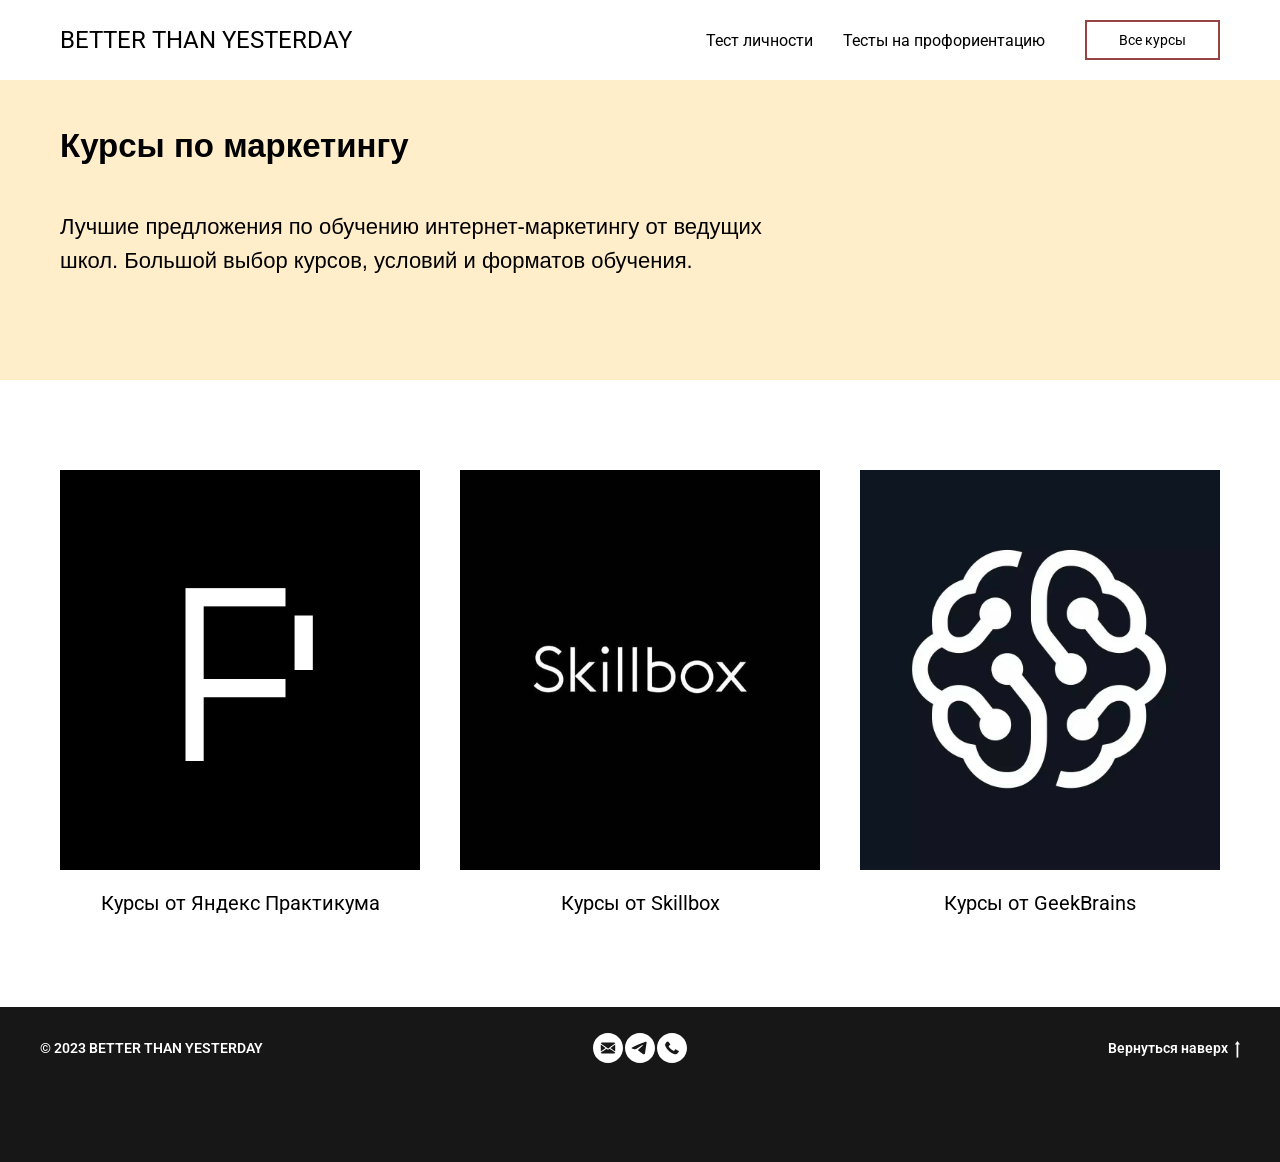
<file: marketing.html>
<!DOCTYPE html><html><head><meta charset="utf-8" /><meta http-equiv="Content-Type" content="text/html; charset=utf-8" /><meta name="viewport" content="width=device-width, initial-scale=1.0" /> <!--metatextblock--><title>Курсы по маркетингу</title><meta name="description" content="Подберите подходящий для вас курс по маркетингу" /> <meta property="og:url" content="marketing" /><meta property="og:title" content="Курсы по маркетингу" /><meta property="og:description" content="Подберите подходящий для вас курс по маркетингу" /><meta property="og:type" content="website" /><meta property="og:image" content="images/tild3962-3537-4938-a437-356263323435__4.jpg" /><link rel="canonical" href="marketing"><!--/metatextblock--><meta name="format-detection" content="telephone=no" /><meta http-equiv="x-dns-prefetch-control" content="on"><link rel="dns-prefetch" href="https://ws.tildacdn.com"><link rel="shortcut icon" href="images/tildafavicon.ico" type="image/x-icon" /><!-- Assets --><script src="https://neo.tildacdn.com/js/tilda-fallback-1.0.min.js" charset="utf-8" async></script><link rel="stylesheet" href="css/tilda-grid-3.0.min.css" type="text/css" media="all" onerror="this.loaderr='y';"/><link rel="stylesheet" href="css/tilda-blocks-page34181184.min.css?t=1676641378" type="text/css" media="all" onerror="this.loaderr='y';" /><link rel="preconnect" href="https://fonts.gstatic.com"><link href="https://fonts.googleapis.com/css2?family=Roboto:wght@300;400;500;700&subset=latin,cyrillic" rel="stylesheet"><link rel="stylesheet" href="css/tilda-popup-1.1.min.css" type="text/css" media="print" onload="this.media='all';" onerror="this.loaderr='y';" /><noscript><link rel="stylesheet" href="css/tilda-popup-1.1.min.css" type="text/css" media="all" /></noscript><link rel="stylesheet" href="css/tilda-slds-1.4.min.css" type="text/css" media="print" onload="this.media='all';" onerror="this.loaderr='y';" /><noscript><link rel="stylesheet" href="css/tilda-slds-1.4.min.css" type="text/css" media="all" /></noscript><link rel="stylesheet" href="css/tilda-catalog-1.1.min.css" type="text/css" media="print" onload="this.media='all';" onerror="this.loaderr='y';" /><noscript><link rel="stylesheet" href="css/tilda-catalog-1.1.min.css" type="text/css" media="all" /></noscript><link rel="stylesheet" href="css/tilda-forms-1.0.min.css" type="text/css" media="all" onerror="this.loaderr='y';" /><link rel="stylesheet" href="css/tilda-zoom-2.0.min.css" type="text/css" media="print" onload="this.media='all';" onerror="this.loaderr='y';" /><noscript><link rel="stylesheet" href="css/tilda-zoom-2.0.min.css" type="text/css" media="all" /></noscript><script type="text/javascript">(function (d) {
if (!d.visibilityState) {
var s = d.createElement('script');
s.src = 'js/tilda-polyfill-1.0.min.js';
d.getElementsByTagName('head')[0].appendChild(s);
}
})(document);
function t_onReady(func) {
if (document.readyState != 'loading') {
func();
} else {
document.addEventListener('DOMContentLoaded', func);
}
}
function t_onFuncLoad(funcName, okFunc, time) {
if (typeof window[funcName] === 'function') {
okFunc();
} else {
setTimeout(function() {
t_onFuncLoad(funcName, okFunc, time);
},(time || 100));
}
}function t_throttle(fn, threshhold, scope) {return function () {fn.apply(scope || this, arguments);};}function t396_initialScale(t){var e=document.getElementById("rec"+t);if(e){var r=e.querySelector(".t396__artboard");if(r){var a,i=document.documentElement.clientWidth,l=[],d=r.getAttribute("data-artboard-screens");if(d){d=d.split(",");for(var o=0;o<d.length;o++)l[o]=parseInt(d[o],10)}else l=[320,480,640,960,1200];for(o=0;o<l.length;o++){var n=l[o];n<=i&&(a=n)}var g="edit"===window.allrecords.getAttribute("data-tilda-mode"),u="center"===t396_getFieldValue(r,"valign",a,l),c="grid"===t396_getFieldValue(r,"upscale",a,l),t=t396_getFieldValue(r,"height_vh",a,l),f=t396_getFieldValue(r,"height",a,l),e=!!window.opr&&!!window.opr.addons||!!window.opera||-1!==navigator.userAgent.indexOf(" OPR/");if(!g&&u&&!c&&!t&&f&&!e){for(var s=parseFloat((i/a).toFixed(3)),_=[r,r.querySelector(".t396__carrier"),r.querySelector(".t396__filter")],o=0;o<_.length;o++)_[o].style.height=parseInt(f,10)*s+"px";for(var h=r.querySelectorAll(".t396__elem"),o=0;o<h.length;o++)h[o].style.zoom=s}}}}function t396_getFieldValue(t,e,r,a){var i=a[a.length-1],l=r===i?t.getAttribute("data-artboard-"+e):t.getAttribute("data-artboard-"+e+"-res-"+r);if(!l)for(var d=0;d<a.length;d++){var o=a[d];if(!(o<=r)&&(l=o===i?t.getAttribute("data-artboard-"+e):t.getAttribute("data-artboard-"+e+"-res-"+o)))break}return l}</script><script src="js/tilda-scripts-3.0.min.js" charset="utf-8" defer onerror="this.loaderr='y';"></script><script src="js/tilda-blocks-page34181184.min.js?t=1676641378" charset="utf-8" async onerror="this.loaderr='y';"></script><script src="js/lazyload-1.3.min.js" charset="utf-8" async onerror="this.loaderr='y';"></script><script src="js/tilda-menu-1.0.min.js" charset="utf-8" async onerror="this.loaderr='y';"></script><script src="js/tilda-zero-1.1.min.js" charset="utf-8" async onerror="this.loaderr='y';"></script><script src="js/hammer.min.js" charset="utf-8" async onerror="this.loaderr='y';"></script><script src="js/tilda-slds-1.4.min.js" charset="utf-8" async onerror="this.loaderr='y';"></script><script src="js/tilda-products-1.0.min.js" charset="utf-8" async onerror="this.loaderr='y';"></script><script src="js/tilda-catalog-1.1.min.js" charset="utf-8" async onerror="this.loaderr='y';"></script><script src="js/tilda-zoom-2.0.min.js" charset="utf-8" async onerror="this.loaderr='y';"></script><script src="js/tilda-zero-scale-1.0.min.js" charset="utf-8" async onerror="this.loaderr='y';"></script><script src="js/tilda-events-1.0.min.js" charset="utf-8" async onerror="this.loaderr='y';"></script><script type="text/javascript">window.dataLayer = window.dataLayer || [];</script><script type="text/javascript">(function () {
if((/bot|google|yandex|baidu|bing|msn|duckduckbot|teoma|slurp|crawler|spider|robot|crawling|facebook/i.test(navigator.userAgent))===false && typeof(sessionStorage)!='undefined' && sessionStorage.getItem('visited')!=='y' && document.visibilityState){
var style=document.createElement('style');
style.type='text/css';
style.innerHTML='@media screen and (min-width: 980px) {.t-records {opacity: 0;}.t-records_animated {-webkit-transition: opacity ease-in-out .2s;-moz-transition: opacity ease-in-out .2s;-o-transition: opacity ease-in-out .2s;transition: opacity ease-in-out .2s;}.t-records.t-records_visible {opacity: 1;}}';
document.getElementsByTagName('head')[0].appendChild(style);
function t_setvisRecs(){
var alr=document.querySelectorAll('.t-records');
Array.prototype.forEach.call(alr, function(el) {
el.classList.add("t-records_animated");
});
setTimeout(function () {
Array.prototype.forEach.call(alr, function(el) {
el.classList.add("t-records_visible");
});
sessionStorage.setItem("visited", "y");
}, 400);
} 
document.addEventListener('DOMContentLoaded', t_setvisRecs);
}
})();</script></head><body class="t-body" style="margin:0;"><!--allrecords--><div id="allrecords" data-tilda-export="yes" class="t-records" data-hook="blocks-collection-content-node" data-tilda-project-id="3435002" data-tilda-page-id="34181184" data-tilda-page-alias="marketing" data-tilda-formskey="fc3e5ce5d622f184861face293435002" data-tilda-lazy="yes"><div id="rec552290336" class="r t-rec" style=" " data-animationappear="off" data-record-type="257" ><!-- T228 --><div id="nav552290336marker"></div><div id="nav552290336" class="t228 t228__positionstatic " style="background-color: rgba(255,255,255,1); " data-bgcolor-hex="#ffffff" data-bgcolor-rgba="rgba(255,255,255,1)" data-navmarker="nav552290336marker" data-appearoffset="" data-bgopacity-two="" data-menushadow="" data-bgopacity="1" data-menu-items-align="right" data-menu="yes"><div class="t228__maincontainer t228__c12collumns" style=""><div class="t228__padding40px"></div><div class="t228__leftside"><div class="t228__leftcontainer"><a href="" class="t228__imgwrapper" style="color:#000000;"><div class="t228__logo t-title" field="title" style="color:#000000;">BETTER THAN YESTERDAY</div></a></div></div><div class="t228__centerside t228__menualign_right"><nav class="t228__centercontainer" 
aria-label="Основные разделы на странице"><ul class="t228__list" 
role="menubar" aria-label="Основные разделы на странице"><li class="t228__list_item" 
role="none" 
style="padding:0 15px 0 0;"><a class="t-menu__link-item" 
href="https://www.16personalities.com/ru/test-lichnosti"
target="_blank" 
role="menuitem" tabindex="0" data-menu-submenu-hook="" data-menu-item-number="1" 
style="color:#000000;font-weight:400;">Тест личности</a></li><li class="t228__list_item" 
role="none" 
style="padding:0 0 0 15px;"><a class="t-menu__link-item" 
href="https://careertest.ru/tests/"
target="_blank" 
role="menuitem" tabindex="0" data-menu-submenu-hook="" data-menu-item-number="2" 
style="color:#000000;font-weight:400;">Тесты на профориентацию</a></li></ul></nav></div><div class="t228__rightside"><div class="t228__rightcontainer"><div class="t228__right_buttons"><div class="t228__right_buttons_wrap"><div class="t228__right_buttons_but"><a href="" target="" class="t-btn t-btn_md " style="color:#000000;border:2px solid #994242;font-weight:400;"><table role="presentation" style="width:100%; height:100%;"><tr><td>Все курсы</td></tr></table></a></div></div></div></div></div><div class="t228__padding40px"></div></div></div><style>@media screen and (max-width: 980px) {
#rec552290336 .t228__leftcontainer {
padding: 20px;
}
#rec552290336 .t228__imglogo {
padding: 20px 0;
}
#rec552290336 .t228 {
position: static;
}
}</style><script>window.addEventListener('resize', t_throttle(function () {
t_onFuncLoad('t_menu__setBGcolor', function () {
t_menu__setBGcolor('552290336', '.t228');
});
}));
t_onReady(function () {
t_onFuncLoad('t_menu__highlightActiveLinks', function () {
t_menu__highlightActiveLinks('.t228__list_item a');
});
t_onFuncLoad('t228__init', function () {
t228__init('552290336');
});
t_onFuncLoad('t_menu__setBGcolor', function () {
t_menu__setBGcolor('552290336', '.t228');
});
});</script><!--[if IE 8]><style>#rec552290336 .t228 {
filter: progid:DXImageTransform.Microsoft.gradient(startColorStr='#D9ffffff', endColorstr='#D9ffffff');
}</style><![endif]--><style>#rec552290336 .t-menu__link-item{
outline: none;
}
#rec552290336 .t-menu__link-item:focus-visible{
outline: 5px auto rgba(0, 150, 255, 1);
-webkit-outline: 5px auto rgba(0, 150, 255, 1);
-moz-outline: 5px auto rgba(0, 150, 255, 1);
-ms-outline: 5px auto rgba(0, 150, 255, 1);
-o-outline: 5px auto rgba(0, 150, 255, 1);
}
@supports (overflow:-webkit-marquee) and (justify-content:inherit)
{
#rec552290336 .t-menu__link-item,
#rec552290336 .t-menu__link-item.t-active {
opacity: 1 !important;
}
}</style></div><div id="rec552290568" class="r t-rec t-rec_pt_0 t-rec_pb_0" style="padding-top:0px;padding-bottom:0px;background-color:#ffeec9; " data-animationappear="off" data-record-type="396" data-bg-color="#ffeec9"><!-- T396 --><style>#rec552290568 .t396__artboard {height: 300px; background-color: #ffeec9; }#rec552290568 .t396__filter {height: 300px; }#rec552290568 .t396__carrier{height: 300px; background-position: center center; background-attachment: scroll;background-size: cover;background-repeat: no-repeat;}@media screen and (max-width: 1199px) {#rec552290568 .t396__artboard {height: 560px;}#rec552290568 .t396__filter {height: 560px;}#rec552290568 .t396__carrier {height: 560px;background-attachment: scroll;}}@media screen and (max-width: 959px) {#rec552290568 .t396__artboard {height: 587px;}#rec552290568 .t396__filter {height: 587px;}#rec552290568 .t396__carrier {height: 587px;background-attachment: scroll;}}@media screen and (max-width: 639px) {#rec552290568 .t396__artboard {height: 505px;}#rec552290568 .t396__filter {height: 505px;}#rec552290568 .t396__carrier {height: 505px;background-attachment: scroll;}}@media screen and (max-width: 479px) {#rec552290568 .t396__artboard {height: 666px;}#rec552290568 .t396__filter {height: 666px;}#rec552290568 .t396__carrier {height: 666px;background-attachment: scroll;}} #rec552290568 .tn-elem[data-elem-id="1470210011265"] { color: #000000; z-index: 4; top: 130px;left: calc(50% - 600px + 20px);width: 760px;}#rec552290568 .tn-elem[data-elem-id="1470210011265"] .tn-atom { color: #000000; font-size: 22px; font-family: 'Arial',Arial,sans-serif; line-height: 1.55; font-weight: 400; background-position: center center ;border-color: transparent ;border-style: solid ; }@media screen and (max-width: 1199px) {#rec552290568 .tn-elem[data-elem-id="1470210011265"] {top: 187px;left: calc(50% - 480px + 170px);width: 620px;}#rec552290568 .tn-elem[data-elem-id="1470210011265"] .tn-atom { font-size: 18px; }}@media screen and (max-width: 959px) {#rec552290568 .tn-elem[data-elem-id="1470210011265"] {top: 187px;left: calc(50% - 320px + 40px);width: 560px;}}@media screen and (max-width: 639px) {#rec552290568 .tn-elem[data-elem-id="1470210011265"] {top: 165px;left: calc(50% - 240px + 10px);width: 460px;}#rec552290568 .tn-elem[data-elem-id="1470210011265"] .tn-atom { font-size: 16px; line-height: 1.45; }}@media screen and (max-width: 479px) {#rec552290568 .tn-elem[data-elem-id="1470210011265"] {top: 165px;left: calc(50% - 160px + 10px);width: 300px;}} #rec552290568 .tn-elem[data-elem-id="1473957670413"] { color: #000000; z-index: 5; top: 40px;left: calc(50% - 600px + 20px);width: 760px;}#rec552290568 .tn-elem[data-elem-id="1473957670413"] .tn-atom { color: #000000; font-size: 33px; font-family: 'Arial',Arial,sans-serif; line-height: 1.55; font-weight: 700; background-position: center center ;border-color: transparent ;border-style: solid ; }@media screen and (max-width: 1199px) {#rec552290568 .tn-elem[data-elem-id="1473957670413"] {top: 117px;left: calc(50% - 480px + 170px);width: 620px;}#rec552290568 .tn-elem[data-elem-id="1473957670413"] .tn-atom { font-size: 26px; }}@media screen and (max-width: 959px) {#rec552290568 .tn-elem[data-elem-id="1473957670413"] {top: 117px;left: calc(50% - 320px + 40px);width: 560px;}}@media screen and (max-width: 639px) {#rec552290568 .tn-elem[data-elem-id="1473957670413"] {top: 99px;left: calc(50% - 240px + 10px);width: 460px;}#rec552290568 .tn-elem[data-elem-id="1473957670413"] .tn-atom { font-size: 24px; line-height: 1.45; }}@media screen and (max-width: 479px) {#rec552290568 .tn-elem[data-elem-id="1473957670413"] {top: 99px;left: calc(50% - 160px + 10px);width: 300px;}}</style><div class='t396'><div class="t396__artboard" data-artboard-recid="552290568" data-artboard-screens="320,480,640,960,1200" data-artboard-height="300" data-artboard-valign="center" data-artboard-upscale="grid" data-artboard-height-res-320="666" data-artboard-height-res-480="505" data-artboard-height-res-640="587" data-artboard-height-res-960="560" 
><div class="t396__carrier" data-artboard-recid="552290568"></div><div class="t396__filter" data-artboard-recid="552290568"></div><div class='t396__elem tn-elem tn-elem__5522905681470210011265' data-elem-id='1470210011265' data-elem-type='text' data-field-top-value="130" data-field-left-value="20" data-field-width-value="760" data-field-axisy-value="top" data-field-axisx-value="left" data-field-container-value="grid" data-field-topunits-value="px" data-field-leftunits-value="px" data-field-heightunits-value="" data-field-widthunits-value="px" data-field-top-res-320-value="165" data-field-left-res-320-value="10" data-field-width-res-320-value="300" data-field-top-res-480-value="165" data-field-left-res-480-value="10" data-field-width-res-480-value="460" data-field-top-res-640-value="187" data-field-left-res-640-value="40" data-field-width-res-640-value="560" data-field-top-res-960-value="187" data-field-left-res-960-value="170" data-field-width-res-960-value="620" 
><div class='tn-atom'field='tn_text_1470210011265'>Лучшие предложения по обучению интернет-маркетингу от ведущих школ. Большой выбор курсов, условий и форматов обучения. <br></div> </div> <div class='t396__elem tn-elem tn-elem__5522905681473957670413' data-elem-id='1473957670413' data-elem-type='text' data-field-top-value="40" data-field-left-value="20" data-field-width-value="760" data-field-axisy-value="top" data-field-axisx-value="left" data-field-container-value="grid" data-field-topunits-value="px" data-field-leftunits-value="px" data-field-heightunits-value="" data-field-widthunits-value="px" data-field-top-res-320-value="99" data-field-left-res-320-value="10" data-field-width-res-320-value="300" data-field-top-res-480-value="99" data-field-left-res-480-value="10" data-field-width-res-480-value="460" data-field-top-res-640-value="117" data-field-left-res-640-value="40" data-field-width-res-640-value="560" data-field-top-res-960-value="117" data-field-left-res-960-value="170" data-field-width-res-960-value="620" 
><div class='tn-atom'field='tn_text_1473957670413'>Курсы по маркетингу</div> </div> </div> </div> <script>t_onReady(function () {
t_onFuncLoad('t396_init', function () {
t396_init('552290568');
});
});</script><!-- /T396 --></div><div id="rec552290673" class="r t-rec t-rec_pt_90 t-rec_pb_90" style="padding-top:90px;padding-bottom:90px; " data-animationappear="off" data-record-type="754" ><!-- t754 --><!-- @classes: t-text t-text_xxs t-name t-name_xs t-name_md t-name_xl t-descr t-descr_xxs t-btn t-btn_xs t-btn_sm data-zoomable="yes" --><div class="t754" data-show-count=""><div class="t754__parent t754__container_mobile-grid" ><div class="t754__col t-col t-col_4 t-align_center t-item t754__col_mobile-grid js-product" data-product-lid="1500469909554"><a class="js-product-link" href="https://practicum.yandex.ru/catalog/marketing/" target="_blank"> <div class="t754__content"><div class="t754__imgwrapper t1002__picture-wrapper " style="padding-bottom:111.11111111111%;"><div class="t754__bgimg t-bgimg js-product-img" data-original="images/tild6133-3265-4432-b562-623066373961___1.jpg" style="background-image:url('images/tild6133-3265-4432-b562-623066373961__-__resizeb__20x___1.jpg')" data-lazy-rule="comm:resize" ></div></div><div class="t754__textwrapper"><div class="t754__title t-name t-name_md js-product-name" data-auto-correct-font-size="rem" field="li_title__1500469909554" style="font-size:20px;font-weight:400;" >Курсы от Яндекс Практикума</div></div></div></a> </div><div class="t754__col t-col t-col_4 t-align_center t-item t754__col_mobile-grid js-product" data-product-lid="1498486363994"><a class="js-product-link" href="https://skillbox.ru/marketing/" target="_blank"> <div class="t754__content"><div class="t754__imgwrapper t1002__picture-wrapper " style="padding-bottom:111.11111111111%;"><div class="t754__bgimg t-bgimg js-product-img" data-original="images/tild3865-3836-4361-b466-323034653161__48.jpeg" style="background-image:url('images/tild3865-3836-4361-b466-323034653161__-__resizeb__20x__48.jpeg')" data-lazy-rule="comm:resize" ></div></div><div class="t754__textwrapper"><div class="t754__title t-name t-name_md js-product-name" data-auto-correct-font-size="rem" field="li_title__1498486363994" style="font-size:20px;font-weight:400;" >Курсы от Skillbox</div></div></div></a> </div><div class="t754__col t-col t-col_4 t-align_center t-item t754__col_mobile-grid js-product" data-product-lid="1500469907722"><a class="js-product-link" href="https://gb.ru/courses/marketing" target="_blank"> <div class="t754__content"><div class="t754__imgwrapper t1002__picture-wrapper " style="padding-bottom:111.11111111111%;"><div class="t754__bgimg t-bgimg js-product-img" data-original="images/tild6530-6635-4261-a166-313437386265___.jpg" style="background-image:url('images/tild6530-6635-4261-a166-313437386265__-__resizeb__20x___.jpg')" data-lazy-rule="comm:resize" ></div></div><div class="t754__textwrapper"><div class="t754__title t-name t-name_md js-product-name" data-auto-correct-font-size="rem" field="li_title__1500469907722" style="font-size:20px;font-weight:400;" >Курсы от GeekBrains</div></div></div></a> </div></div></div><script>t_onReady(function () {
t_onFuncLoad('t754__showMore', function () {
t754__showMore('552290673');
});
t_onFuncLoad('t754__init', function () {
t754__init('552290673');
});
});</script><style type="text/css">#rec552290673 .t-slds__bullet_active .t-slds__bullet_body {
background-color: #222 !important;
}
#rec552290673 .t-slds__bullet:hover .t-slds__bullet_body {
background-color: #222 !important;
}</style><style></style></div><div id="rec552290788" class="r t-rec t-rec_pt_0 t-rec_pb_75" style="padding-top:0px;padding-bottom:75px;background-color:#171717; " data-animationappear="off" data-record-type="452" data-bg-color="#171717"><!-- T452 --><div class="t452" id="t-footer_552290788"><div class="t452__maincontainer" style="height: 80px;"><div class="t452__content"><div class="t452__col t452__col_hiddenmobile"><div class="t452__typo t452__copyright t-name t-name_xs" field="text" style="color: #ffffff;">© 2023 BETTER THAN YESTERDAY</div></div><div class="t452__col t452__col_center t-align_center"><div class="t-sociallinks"><div class="t-sociallinks__wrapper"><!-- new soclinks --><div class="t-sociallinks__item t-sociallinks__item_email" title="Email"><a href="mailto:cool.09876543@yandex.ru?subject=Обратная связь по работе сайта" target="_blank" rel="nofollow" style="width: 30px; height: 30px;"><svg class="t-sociallinks__svg" width=30px height=30px viewBox="0 0 100 100" fill="none" xmlns="http://www.w3.org/2000/svg"><path fill-rule="evenodd" clip-rule="evenodd" d="M50 100c27.6142 0 50-22.3858 50-50S77.6142 0 50 0 0 22.3858 0 50s22.3858 50 50 50ZM26.2268 34.1813c.3042-.9738.9636-1.693 1.8568-2.0249l.4151-.1543 21.4794-.0018c21.3404-.0017 21.4819-.0009 21.8807.1335.9642.3248 1.6814 1.1482 1.9797 2.2727l.0944.3556-1.7711 1.2707c-2.462 1.7666-6.8447 4.9166-8.8523 6.3624-.925.6662-2.2783 1.639-3.0072 2.1619-2.1029 1.5081-4.2894 3.0785-5.891 4.2312-3.6493 2.6264-4.3577 3.1288-4.4113 3.1288-.0541 0-.817-.5414-4.5039-3.1961-1.6149-1.1627-3.4655-2.4914-5.7994-4.1637-.7296-.5227-2.1661-1.5561-3.1924-2.2964-1.0262-.7404-2.4421-1.7593-3.1465-2.2642-.7044-.5051-2.3496-1.6873-3.656-2.6273s-2.646-1.9002-2.9769-2.1338c-.667-.4708-.675-.4878-.4981-1.0543Zm-.1497 27.1823c-.0616.0397-.0771-2.244-.0771-11.3267 0-6.257.0122-11.3764.0271-11.3764.015 0 1.063.7458 2.3291 1.6574 2.2612 1.628 3.4539 2.4857 6.7132 4.8273 2.1704 1.5593 4.0585 2.9159 5.6761 4.0785.7296.5244 1.3265.9876 1.3265 1.0293 0 .0718-.8103.6465-3.9486 2.8008-.7465.5124-2.0931 1.4401-2.9923 2.0616-.8992.6215-3.1064 2.1429-4.9049 3.3809-1.7984 1.238-3.4504 2.3784-3.6709 2.5342-.2206.1559-.4357.3058-.4782.3331Zm43.234-19.3639c.6277-.4485 1.9187-1.381 2.8688-2.0722.9502-.6912 1.7483-1.259 1.7738-1.2619.0255-.0028.0463 5.1143.0463 11.3713 0 9.0827-.0155 11.3664-.0771 11.3267-.0424-.0273-.2576-.1768-.4782-.3323-.2205-.1554-1.0951-.7591-1.9434-1.3415-.8483-.5824-1.6812-1.1582-1.8509-1.2795-.1697-.1213-.7388-.5155-1.2648-.8759-.526-.3604-1.3172-.9043-1.7583-1.2086-.4412-.3043-2.1348-1.4711-3.7635-2.593-4.735-3.2613-4.9358-3.4028-4.9358-3.4788 0-.0759.2206-.2386 4.0412-2.9806 1.3064-.9376 3.2359-2.3243 4.2879-3.0815 1.0519-.7573 2.4262-1.7437 3.054-2.1922ZM37.8152 57.1366c.3609-.2411 1.7297-1.1886 4.8121-3.3308 1.2215-.849 2.2627-1.5349 2.3136-1.5242.0509.0107 1.0504.7092 2.2211 1.5523 1.1706.8431 2.2361 1.5743 2.3676 1.625.3044.1171.6365.117.9414-.0003.1318-.0507 1.1964-.7809 2.3658-1.6228 1.1693-.8418 2.1572-1.5435 2.1951-1.5594.0604-.0253 1.5111.9576 5.8267 3.9476 1.1431.7919 2.7209 1.8798 5.9537 4.1051.9502.6541 2.9214 2.014 4.3805 3.022l2.653 1.8328-.0051.2599c-.0072.3723-.3476 1.0784-.7463 1.5482-.3863.4549-1.0056.8296-1.5552.9408C71.322 67.9767 63.8578 68 50 68c-13.8578 0-21.322-.0233-21.5392-.0672-.5496-.1112-1.1689-.4859-1.5552-.9408-.3741-.4409-.7126-1.118-.7618-1.5243l-.0316-.2603 1.656-1.14c.9108-.627 2.2112-1.5239 2.8899-1.9932 3.6716-2.539 6.8851-4.7559 7.1571-4.9376Z" fill="#ffffff"/></svg></a></div><div class="t-sociallinks__item t-sociallinks__item_telegram" title="Telegram"><a href="https://t.me/shashka666" target="_blank" rel="nofollow" style="width: 30px; height: 30px;"><svg class="t-sociallinks__svg" width=30px height=30px viewBox="0 0 100 100" fill="none" xmlns="http://www.w3.org/2000/svg"><path fill-rule="evenodd" clip-rule="evenodd" d="M50 100c27.614 0 50-22.386 50-50S77.614 0 50 0 0 22.386 0 50s22.386 50 50 50Zm21.977-68.056c.386-4.38-4.24-2.576-4.24-2.576-3.415 1.414-6.937 2.85-10.497 4.302-11.04 4.503-22.444 9.155-32.159 13.734-5.268 1.932-2.184 3.864-2.184 3.864l8.351 2.577c3.855 1.16 5.91-.129 5.91-.129l17.988-12.238c6.424-4.38 4.882-.773 3.34.773l-13.49 12.882c-2.056 1.804-1.028 3.35-.129 4.123 2.55 2.249 8.82 6.364 11.557 8.16.712.467 1.185.778 1.292.858.642.515 4.111 2.834 6.424 2.319 2.313-.516 2.57-3.479 2.57-3.479l3.083-20.226c.462-3.511.993-6.886 1.417-9.582.4-2.546.705-4.485.767-5.362Z" fill="#ffffff"/></svg></a></div><div class="t-sociallinks__item t-sociallinks__item_phone" title="Phone"><a href="tel:+79273901071" target="_blank" rel="nofollow" style="width: 30px; height: 30px;"><svg class="t-sociallinks__svg" width=30px height=30px viewBox="0 0 100 100" fill="none" xmlns="http://www.w3.org/2000/svg"><path fill-rule="evenodd" clip-rule="evenodd" d="M50 100C77.6142 100 100 77.6142 100 50C100 22.3858 77.6142 0 50 0C22.3858 0 0 22.3858 0 50C0 77.6142 22.3858 100 50 100ZM32.3668 30.3616C33.8958 28.835 34.6798 28.1875 35.1534 28.0601C35.715 27.909 36.2052 28.0405 36.7168 28.4797C37.1497 28.8512 38.2438 29.9713 38.9927 30.8096C41.1931 33.2729 43.8747 36.6359 44.2503 37.4031C44.3639 37.6353 44.375 37.701 44.3558 38.0323C44.3204 38.643 44.196 38.8343 43.3793 39.5344C42.0767 40.6509 40.0803 42.739 39.3824 43.7149C38.9257 44.3535 38.9126 44.7536 39.3248 45.483C39.675 46.1027 41.378 48.345 42.5783 49.7667C44.5875 52.1467 46.9159 54.3696 49.1773 56.0669C50.8579 57.3283 53.2214 58.7821 54.8035 59.5275C55.9343 60.0603 56.2878 60.0303 57.0122 59.3401C57.7069 58.6782 58.5246 57.6102 59.8946 55.5759C60.3408 54.9132 60.7739 54.3136 60.857 54.2434C61.1104 54.0293 61.3967 53.9282 61.8141 53.9055C62.0813 53.891 62.2608 53.9062 62.4057 53.9555C62.6843 54.0504 63.4107 54.5045 66.36 56.4276C67.7285 57.32 69.2454 58.3032 69.7309 58.6125C72.4818 60.3651 72.7871 60.6005 72.9291 61.0781C73.1185 61.7157 72.9605 62.1254 72.063 63.3233C70.9487 64.8107 69.0734 66.8197 67.674 68.0252C66.5388 69.0032 65.0797 69.9865 63.6409 70.743L63.0188 71.0701L62.389 71.0696C60.5532 71.0685 58.822 70.7024 56.1724 69.7552C49.967 67.5366 44.465 64.2895 39.647 60.0025C38.7431 59.1981 36.6429 57.0816 35.8606 56.1866C33.2537 53.2039 31.2905 50.2948 29.5948 46.9021C28.373 44.4575 27.2502 41.6203 27.0609 40.4995C26.7835 38.8572 27.4592 36.7086 28.9757 34.4108C29.8832 33.0359 30.8773 31.8488 32.3668 30.3616V30.3616Z" fill="#ffffff"/></svg></a></div><!-- /new soclinks --><script>t_onReady(function () {
var rec = document.getElementById('rec552290788');
if (!rec) return;
var customImageList = rec.querySelectorAll('img.t-sociallinks__customimg');
Array.prototype.forEach.call(customImageList, function(img) {
var imgURL = img.getAttribute('src');
if (imgURL.indexOf('/lib__tildaicon__') !== -1 || imgURL.indexOf('/lib/tildaicon/') !== -1) {
var xhr = new XMLHttpRequest();
xhr.open('GET', imgURL);
xhr.responseType = 'document';
xhr.onload = function() {
if (xhr.status >= 200 && xhr.status < 400) {
var response = xhr.response;
var svg = response.querySelector('svg');
svg.style.width = '30px';
svg.style.height = '30px';
var figureList = svg.querySelectorAll('*:not(g):not(title):not(desc)');
for(var j = 0; j < figureList.length; j++) {
figureList[j].style.fill = '#ffffff';
}
img.parentNode.append(svg);
img.remove();
} else {
img.style.visibility = 'visible';
}
}
xhr.onerror = function(error) {
img.style.visibility = 'visible';
}
xhr.send();
}
});
});</script></div></div></div><div class="t452__col t452__col_mobile"><div class="t452__typo t452__copyright t-name t-name_xs" field="text" style="color: #ffffff;">© 2023 BETTER THAN YESTERDAY</div></div><div class="t452__col"><div class="t452__scroll t-align_right"><a class="t452__typo t-name t-name_xs t452_scrolltop" style="color: #ffffff;" href="javascript:t452_scrollToTop();">Вернуться наверх<span class="t452__icon"><svg role="presentation" width="5px" height="17px" viewBox="0 0 6 20" version="1.1"><defs></defs><g id="Welcome" stroke="none" stroke-width="1" fill="none" fill-rule="evenodd" sketch:type="MSPage"><g id="Desktop-HD-Copy-39" sketch:type="MSArtboardGroup" transform="translate(-569.000000, -1797.000000)" fill="#ffffff"><path d="M565.662286,1804.2076 L562.095536,1806.87166 C561.958036,1807.00916 561.958036,1807.16385 562.095536,1807.30135 L565.662286,1809.96541 C565.799786,1810.10291 565.941411,1810.0431 565.941411,1809.83616 L565.941411,1808.11741 L581.816411,1808.11741 L581.816411,1806.05491 L565.941411,1806.05491 L565.941411,1804.33616 C565.941411,1804.18147 565.866474,1804.1141 565.769536,1804.14297 C565.737224,1804.1526 565.696661,1804.17322 565.662286,1804.2076 Z" id="Shape" sketch:type="MSShapeGroup" transform="translate(571.904411, 1807.088000) rotate(-270.000000) translate(-571.904411, -1807.088000) "></path></g></g></svg></span></a></div></div></div></div></div></div></div><!--/allrecords--><!-- Tilda copyright. <!-- Stat --><script type="text/javascript">if (! window.mainTracker) { window.mainTracker = 'tilda'; }
setTimeout(function(){ (function (d, w, k, o, g) { var n=d.getElementsByTagName(o)[0],s=d.createElement(o),f=function(){n.parentNode.insertBefore(s,n);}; s.type = "text/javascript"; s.async = true; s.key = k; s.id = "tildastatscript"; s.src=g; if (w.opera=="[object Opera]") {d.addEventListener("DOMContentLoaded", f, false);} else { f(); } })(document, window, '99e88c6133c8f947b4f4e2204314159a','script','js/tilda-stat-1.0.min.js');
}, 2000); </script></body></html>
</file>
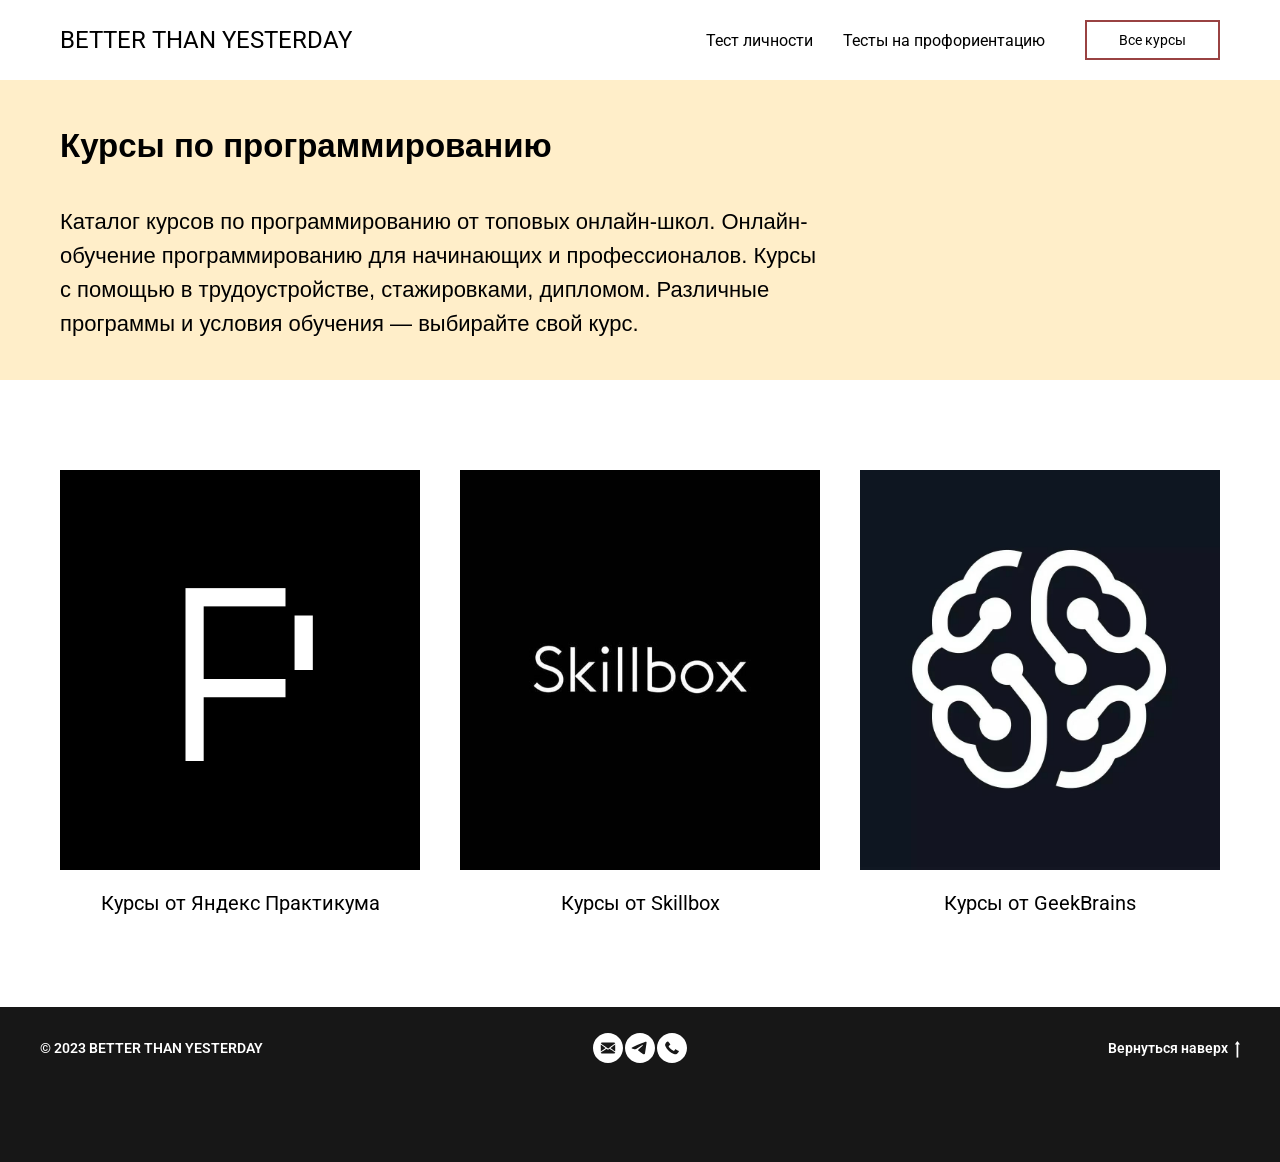
<file: programmer.html>
<!DOCTYPE html><html><head><meta charset="utf-8" /><meta http-equiv="Content-Type" content="text/html; charset=utf-8" /><meta name="viewport" content="width=device-width, initial-scale=1.0" /> <!--metatextblock--><title>Курсы по программированию</title><meta name="description" content="Подберите подходящий для вас курс по программированию" /> <meta property="og:url" content="programmer" /><meta property="og:title" content="Курсы по программированию" /><meta property="og:description" content="Подберите подходящий для вас курс по программированию" /><meta property="og:type" content="website" /><meta property="og:image" content="images/tild6333-3139-4266-b661-333561303034__1.jpg" /><link rel="canonical" href="programmer"><!--/metatextblock--><meta name="format-detection" content="telephone=no" /><meta http-equiv="x-dns-prefetch-control" content="on"><link rel="dns-prefetch" href="https://ws.tildacdn.com"><link rel="shortcut icon" href="images/tildafavicon.ico" type="image/x-icon" /><!-- Assets --><script src="https://neo.tildacdn.com/js/tilda-fallback-1.0.min.js" charset="utf-8" async></script><link rel="stylesheet" href="css/tilda-grid-3.0.min.css" type="text/css" media="all" onerror="this.loaderr='y';"/><link rel="stylesheet" href="css/tilda-blocks-page34174245.min.css?t=1676641365" type="text/css" media="all" onerror="this.loaderr='y';" /><link rel="preconnect" href="https://fonts.gstatic.com"><link href="https://fonts.googleapis.com/css2?family=Roboto:wght@300;400;500;700&subset=latin,cyrillic" rel="stylesheet"><link rel="stylesheet" href="css/tilda-popup-1.1.min.css" type="text/css" media="print" onload="this.media='all';" onerror="this.loaderr='y';" /><noscript><link rel="stylesheet" href="css/tilda-popup-1.1.min.css" type="text/css" media="all" /></noscript><link rel="stylesheet" href="css/tilda-slds-1.4.min.css" type="text/css" media="print" onload="this.media='all';" onerror="this.loaderr='y';" /><noscript><link rel="stylesheet" href="css/tilda-slds-1.4.min.css" type="text/css" media="all" /></noscript><link rel="stylesheet" href="css/tilda-catalog-1.1.min.css" type="text/css" media="print" onload="this.media='all';" onerror="this.loaderr='y';" /><noscript><link rel="stylesheet" href="css/tilda-catalog-1.1.min.css" type="text/css" media="all" /></noscript><link rel="stylesheet" href="css/tilda-forms-1.0.min.css" type="text/css" media="all" onerror="this.loaderr='y';" /><link rel="stylesheet" href="css/tilda-zoom-2.0.min.css" type="text/css" media="print" onload="this.media='all';" onerror="this.loaderr='y';" /><noscript><link rel="stylesheet" href="css/tilda-zoom-2.0.min.css" type="text/css" media="all" /></noscript><script type="text/javascript">(function (d) {
if (!d.visibilityState) {
var s = d.createElement('script');
s.src = 'js/tilda-polyfill-1.0.min.js';
d.getElementsByTagName('head')[0].appendChild(s);
}
})(document);
function t_onReady(func) {
if (document.readyState != 'loading') {
func();
} else {
document.addEventListener('DOMContentLoaded', func);
}
}
function t_onFuncLoad(funcName, okFunc, time) {
if (typeof window[funcName] === 'function') {
okFunc();
} else {
setTimeout(function() {
t_onFuncLoad(funcName, okFunc, time);
},(time || 100));
}
}function t_throttle(fn, threshhold, scope) {return function () {fn.apply(scope || this, arguments);};}function t396_initialScale(t){var e=document.getElementById("rec"+t);if(e){var r=e.querySelector(".t396__artboard");if(r){var a,i=document.documentElement.clientWidth,l=[],d=r.getAttribute("data-artboard-screens");if(d){d=d.split(",");for(var o=0;o<d.length;o++)l[o]=parseInt(d[o],10)}else l=[320,480,640,960,1200];for(o=0;o<l.length;o++){var n=l[o];n<=i&&(a=n)}var g="edit"===window.allrecords.getAttribute("data-tilda-mode"),u="center"===t396_getFieldValue(r,"valign",a,l),c="grid"===t396_getFieldValue(r,"upscale",a,l),t=t396_getFieldValue(r,"height_vh",a,l),f=t396_getFieldValue(r,"height",a,l),e=!!window.opr&&!!window.opr.addons||!!window.opera||-1!==navigator.userAgent.indexOf(" OPR/");if(!g&&u&&!c&&!t&&f&&!e){for(var s=parseFloat((i/a).toFixed(3)),_=[r,r.querySelector(".t396__carrier"),r.querySelector(".t396__filter")],o=0;o<_.length;o++)_[o].style.height=parseInt(f,10)*s+"px";for(var h=r.querySelectorAll(".t396__elem"),o=0;o<h.length;o++)h[o].style.zoom=s}}}}function t396_getFieldValue(t,e,r,a){var i=a[a.length-1],l=r===i?t.getAttribute("data-artboard-"+e):t.getAttribute("data-artboard-"+e+"-res-"+r);if(!l)for(var d=0;d<a.length;d++){var o=a[d];if(!(o<=r)&&(l=o===i?t.getAttribute("data-artboard-"+e):t.getAttribute("data-artboard-"+e+"-res-"+o)))break}return l}</script><script src="js/tilda-scripts-3.0.min.js" charset="utf-8" defer onerror="this.loaderr='y';"></script><script src="js/tilda-blocks-page34174245.min.js?t=1676641365" charset="utf-8" async onerror="this.loaderr='y';"></script><script src="js/lazyload-1.3.min.js" charset="utf-8" async onerror="this.loaderr='y';"></script><script src="js/tilda-menu-1.0.min.js" charset="utf-8" async onerror="this.loaderr='y';"></script><script src="js/tilda-zero-1.1.min.js" charset="utf-8" async onerror="this.loaderr='y';"></script><script src="js/hammer.min.js" charset="utf-8" async onerror="this.loaderr='y';"></script><script src="js/tilda-slds-1.4.min.js" charset="utf-8" async onerror="this.loaderr='y';"></script><script src="js/tilda-products-1.0.min.js" charset="utf-8" async onerror="this.loaderr='y';"></script><script src="js/tilda-catalog-1.1.min.js" charset="utf-8" async onerror="this.loaderr='y';"></script><script src="js/tilda-zoom-2.0.min.js" charset="utf-8" async onerror="this.loaderr='y';"></script><script src="js/tilda-zero-scale-1.0.min.js" charset="utf-8" async onerror="this.loaderr='y';"></script><script src="js/tilda-events-1.0.min.js" charset="utf-8" async onerror="this.loaderr='y';"></script><script type="text/javascript">window.dataLayer = window.dataLayer || [];</script><script type="text/javascript">(function () {
if((/bot|google|yandex|baidu|bing|msn|duckduckbot|teoma|slurp|crawler|spider|robot|crawling|facebook/i.test(navigator.userAgent))===false && typeof(sessionStorage)!='undefined' && sessionStorage.getItem('visited')!=='y' && document.visibilityState){
var style=document.createElement('style');
style.type='text/css';
style.innerHTML='@media screen and (min-width: 980px) {.t-records {opacity: 0;}.t-records_animated {-webkit-transition: opacity ease-in-out .2s;-moz-transition: opacity ease-in-out .2s;-o-transition: opacity ease-in-out .2s;transition: opacity ease-in-out .2s;}.t-records.t-records_visible {opacity: 1;}}';
document.getElementsByTagName('head')[0].appendChild(style);
function t_setvisRecs(){
var alr=document.querySelectorAll('.t-records');
Array.prototype.forEach.call(alr, function(el) {
el.classList.add("t-records_animated");
});
setTimeout(function () {
Array.prototype.forEach.call(alr, function(el) {
el.classList.add("t-records_visible");
});
sessionStorage.setItem("visited", "y");
}, 400);
} 
document.addEventListener('DOMContentLoaded', t_setvisRecs);
}
})();</script></head><body class="t-body" style="margin:0;"><!--allrecords--><div id="allrecords" data-tilda-export="yes" class="t-records" data-hook="blocks-collection-content-node" data-tilda-project-id="3435002" data-tilda-page-id="34174245" data-tilda-page-alias="programmer" data-tilda-formskey="fc3e5ce5d622f184861face293435002" data-tilda-lazy="yes"><div id="rec552183306" class="r t-rec" style=" " data-animationappear="off" data-record-type="257" ><!-- T228 --><div id="nav552183306marker"></div><div id="nav552183306" class="t228 t228__positionstatic " style="background-color: rgba(255,255,255,1); " data-bgcolor-hex="#ffffff" data-bgcolor-rgba="rgba(255,255,255,1)" data-navmarker="nav552183306marker" data-appearoffset="" data-bgopacity-two="" data-menushadow="" data-bgopacity="1" data-menu-items-align="right" data-menu="yes"><div class="t228__maincontainer t228__c12collumns" style=""><div class="t228__padding40px"></div><div class="t228__leftside"><div class="t228__leftcontainer"><a href="" class="t228__imgwrapper" style="color:#000000;"><div class="t228__logo t-title" field="title" style="color:#000000;">BETTER THAN YESTERDAY</div></a></div></div><div class="t228__centerside t228__menualign_right"><nav class="t228__centercontainer" 
aria-label="Основные разделы на странице"><ul class="t228__list" 
role="menubar" aria-label="Основные разделы на странице"><li class="t228__list_item" 
role="none" 
style="padding:0 15px 0 0;"><a class="t-menu__link-item" 
href="https://www.16personalities.com/ru/test-lichnosti"
target="_blank" 
role="menuitem" tabindex="0" data-menu-submenu-hook="" data-menu-item-number="1" 
style="color:#000000;font-weight:400;">Тест личности</a></li><li class="t228__list_item" 
role="none" 
style="padding:0 0 0 15px;"><a class="t-menu__link-item" 
href="https://careertest.ru/tests/"
target="_blank" 
role="menuitem" tabindex="0" data-menu-submenu-hook="" data-menu-item-number="2" 
style="color:#000000;font-weight:400;">Тесты на профориентацию</a></li></ul></nav></div><div class="t228__rightside"><div class="t228__rightcontainer"><div class="t228__right_buttons"><div class="t228__right_buttons_wrap"><div class="t228__right_buttons_but"><a href="" target="" class="t-btn t-btn_md " style="color:#000000;border:2px solid #994242;font-weight:400;"><table role="presentation" style="width:100%; height:100%;"><tr><td>Все курсы</td></tr></table></a></div></div></div></div></div><div class="t228__padding40px"></div></div></div><style>@media screen and (max-width: 980px) {
#rec552183306 .t228__leftcontainer {
padding: 20px;
}
#rec552183306 .t228__imglogo {
padding: 20px 0;
}
#rec552183306 .t228 {
position: static;
}
}</style><script>window.addEventListener('resize', t_throttle(function () {
t_onFuncLoad('t_menu__setBGcolor', function () {
t_menu__setBGcolor('552183306', '.t228');
});
}));
t_onReady(function () {
t_onFuncLoad('t_menu__highlightActiveLinks', function () {
t_menu__highlightActiveLinks('.t228__list_item a');
});
t_onFuncLoad('t228__init', function () {
t228__init('552183306');
});
t_onFuncLoad('t_menu__setBGcolor', function () {
t_menu__setBGcolor('552183306', '.t228');
});
});</script><!--[if IE 8]><style>#rec552183306 .t228 {
filter: progid:DXImageTransform.Microsoft.gradient(startColorStr='#D9ffffff', endColorstr='#D9ffffff');
}</style><![endif]--><style>#rec552183306 .t-menu__link-item{
outline: none;
}
#rec552183306 .t-menu__link-item:focus-visible{
outline: 5px auto rgba(0, 150, 255, 1);
-webkit-outline: 5px auto rgba(0, 150, 255, 1);
-moz-outline: 5px auto rgba(0, 150, 255, 1);
-ms-outline: 5px auto rgba(0, 150, 255, 1);
-o-outline: 5px auto rgba(0, 150, 255, 1);
}
@supports (overflow:-webkit-marquee) and (justify-content:inherit)
{
#rec552183306 .t-menu__link-item,
#rec552183306 .t-menu__link-item.t-active {
opacity: 1 !important;
}
}</style></div><div id="rec552182008" class="r t-rec t-rec_pt_0 t-rec_pb_0" style="padding-top:0px;padding-bottom:0px;background-color:#ffeec9; " data-animationappear="off" data-record-type="396" data-bg-color="#ffeec9"><!-- T396 --><style>#rec552182008 .t396__artboard {height: 300px; background-color: #ffeec9; }#rec552182008 .t396__filter {height: 300px; }#rec552182008 .t396__carrier{height: 300px; background-position: center center; background-attachment: scroll;background-size: cover;background-repeat: no-repeat;}@media screen and (max-width: 1199px) {#rec552182008 .t396__artboard {height: 560px;}#rec552182008 .t396__filter {height: 560px;}#rec552182008 .t396__carrier {height: 560px;background-attachment: scroll;}}@media screen and (max-width: 959px) {#rec552182008 .t396__artboard {height: 587px;}#rec552182008 .t396__filter {height: 587px;}#rec552182008 .t396__carrier {height: 587px;background-attachment: scroll;}}@media screen and (max-width: 639px) {#rec552182008 .t396__artboard {height: 505px;}#rec552182008 .t396__filter {height: 505px;}#rec552182008 .t396__carrier {height: 505px;background-attachment: scroll;}}@media screen and (max-width: 479px) {#rec552182008 .t396__artboard {height: 666px;}#rec552182008 .t396__filter {height: 666px;}#rec552182008 .t396__carrier {height: 666px;background-attachment: scroll;}} #rec552182008 .tn-elem[data-elem-id="1470210011265"] { color: #000000; z-index: 4; top: 125px;left: calc(50% - 600px + 20px);width: 760px;}#rec552182008 .tn-elem[data-elem-id="1470210011265"] .tn-atom { color: #000000; font-size: 22px; font-family: 'Arial',Arial,sans-serif; line-height: 1.55; font-weight: 400; background-position: center center ;border-color: transparent ;border-style: solid ; }@media screen and (max-width: 1199px) {#rec552182008 .tn-elem[data-elem-id="1470210011265"] {top: 187px;left: calc(50% - 480px + 170px);width: 620px;}#rec552182008 .tn-elem[data-elem-id="1470210011265"] .tn-atom { font-size: 18px; }}@media screen and (max-width: 959px) {#rec552182008 .tn-elem[data-elem-id="1470210011265"] {top: 187px;left: calc(50% - 320px + 40px);width: 560px;}}@media screen and (max-width: 639px) {#rec552182008 .tn-elem[data-elem-id="1470210011265"] {top: 165px;left: calc(50% - 240px + 10px);width: 460px;}#rec552182008 .tn-elem[data-elem-id="1470210011265"] .tn-atom { font-size: 16px; line-height: 1.45; }}@media screen and (max-width: 479px) {#rec552182008 .tn-elem[data-elem-id="1470210011265"] {top: 165px;left: calc(50% - 160px + 10px);width: 300px;}} #rec552182008 .tn-elem[data-elem-id="1473957670413"] { color: #000000; z-index: 5; top: 40px;left: calc(50% - 600px + 20px);width: 760px;}#rec552182008 .tn-elem[data-elem-id="1473957670413"] .tn-atom { color: #000000; font-size: 33px; font-family: 'Arial',Arial,sans-serif; line-height: 1.55; font-weight: 700; background-position: center center ;border-color: transparent ;border-style: solid ; }@media screen and (max-width: 1199px) {#rec552182008 .tn-elem[data-elem-id="1473957670413"] {top: 117px;left: calc(50% - 480px + 170px);width: 620px;}#rec552182008 .tn-elem[data-elem-id="1473957670413"] .tn-atom { font-size: 26px; }}@media screen and (max-width: 959px) {#rec552182008 .tn-elem[data-elem-id="1473957670413"] {top: 117px;left: calc(50% - 320px + 40px);width: 560px;}}@media screen and (max-width: 639px) {#rec552182008 .tn-elem[data-elem-id="1473957670413"] {top: 99px;left: calc(50% - 240px + 10px);width: 460px;}#rec552182008 .tn-elem[data-elem-id="1473957670413"] .tn-atom { font-size: 24px; line-height: 1.45; }}@media screen and (max-width: 479px) {#rec552182008 .tn-elem[data-elem-id="1473957670413"] {top: 99px;left: calc(50% - 160px + 10px);width: 300px;}}</style><div class='t396'><div class="t396__artboard" data-artboard-recid="552182008" data-artboard-screens="320,480,640,960,1200" data-artboard-height="300" data-artboard-valign="center" data-artboard-upscale="grid" data-artboard-height-res-320="666" data-artboard-height-res-480="505" data-artboard-height-res-640="587" data-artboard-height-res-960="560" 
><div class="t396__carrier" data-artboard-recid="552182008"></div><div class="t396__filter" data-artboard-recid="552182008"></div><div class='t396__elem tn-elem tn-elem__5521820081470210011265' data-elem-id='1470210011265' data-elem-type='text' data-field-top-value="125" data-field-left-value="20" data-field-width-value="760" data-field-axisy-value="top" data-field-axisx-value="left" data-field-container-value="grid" data-field-topunits-value="px" data-field-leftunits-value="px" data-field-heightunits-value="" data-field-widthunits-value="px" data-field-top-res-320-value="165" data-field-left-res-320-value="10" data-field-width-res-320-value="300" data-field-top-res-480-value="165" data-field-left-res-480-value="10" data-field-width-res-480-value="460" data-field-top-res-640-value="187" data-field-left-res-640-value="40" data-field-width-res-640-value="560" data-field-top-res-960-value="187" data-field-left-res-960-value="170" data-field-width-res-960-value="620" 
><div class='tn-atom'field='tn_text_1470210011265'>Каталог курсов по программированию от топовых онлайн-школ. Онлайн-обучение программированию для начинающих и профессионалов. Курсы с помощью в трудоустройстве, стажировками, дипломом. Различные программы и условия обучения — выбирайте свой курс. <br></div> </div> <div class='t396__elem tn-elem tn-elem__5521820081473957670413' data-elem-id='1473957670413' data-elem-type='text' data-field-top-value="40" data-field-left-value="20" data-field-width-value="760" data-field-axisy-value="top" data-field-axisx-value="left" data-field-container-value="grid" data-field-topunits-value="px" data-field-leftunits-value="px" data-field-heightunits-value="" data-field-widthunits-value="px" data-field-top-res-320-value="99" data-field-left-res-320-value="10" data-field-width-res-320-value="300" data-field-top-res-480-value="99" data-field-left-res-480-value="10" data-field-width-res-480-value="460" data-field-top-res-640-value="117" data-field-left-res-640-value="40" data-field-width-res-640-value="560" data-field-top-res-960-value="117" data-field-left-res-960-value="170" data-field-width-res-960-value="620" 
><div class='tn-atom'field='tn_text_1473957670413'>Курсы по программированию</div> </div> </div> </div> <script>t_onReady(function () {
t_onFuncLoad('t396_init', function () {
t396_init('552182008');
});
});</script><!-- /T396 --></div><div id="rec552182009" class="r t-rec t-rec_pt_90 t-rec_pb_90" style="padding-top:90px;padding-bottom:90px; " data-animationappear="off" data-record-type="754" ><!-- t754 --><!-- @classes: t-text t-text_xxs t-name t-name_xs t-name_md t-name_xl t-descr t-descr_xxs t-btn t-btn_xs t-btn_sm data-zoomable="yes" --><div class="t754" data-show-count=""><div class="t754__parent t754__container_mobile-grid" ><div class="t754__col t-col t-col_4 t-align_center t-item t754__col_mobile-grid js-product" data-product-lid="1500469909554"><a class="js-product-link" href="https://practicum.yandex.ru/catalog/programming/" target="_blank"> <div class="t754__content"><div class="t754__imgwrapper t1002__picture-wrapper " style="padding-bottom:111.11111111111%;"><div class="t754__bgimg t-bgimg js-product-img" data-original="images/tild6133-3265-4432-b562-623066373961___1.jpg" style="background-image:url('images/tild6133-3265-4432-b562-623066373961__-__resizeb__20x___1.jpg')" data-lazy-rule="comm:resize" ></div></div><div class="t754__textwrapper"><div class="t754__title t-name t-name_md js-product-name" data-auto-correct-font-size="rem" field="li_title__1500469909554" style="font-size:20px;font-weight:400;" >Курсы от Яндекс Практикума</div></div></div></a> </div><div class="t754__col t-col t-col_4 t-align_center t-item t754__col_mobile-grid js-product" data-product-lid="1498486363994"><a class="js-product-link" href="https://skillbox.ru/code/" target="_blank"> <div class="t754__content"><div class="t754__imgwrapper t1002__picture-wrapper " style="padding-bottom:111.11111111111%;"><div class="t754__bgimg t-bgimg js-product-img" data-original="images/tild3865-3836-4361-b466-323034653161__48.jpeg" style="background-image:url('images/tild3865-3836-4361-b466-323034653161__-__resizeb__20x__48.jpeg')" data-lazy-rule="comm:resize" ></div></div><div class="t754__textwrapper"><div class="t754__title t-name t-name_md js-product-name" data-auto-correct-font-size="rem" field="li_title__1498486363994" style="font-size:20px;font-weight:400;" >Курсы от Skillbox</div></div></div></a> </div><div class="t754__col t-col t-col_4 t-align_center t-item t754__col_mobile-grid js-product" data-product-lid="1500469907722"><a class="js-product-link" href="https://gb.ru/courses/programming" target="_blank"> <div class="t754__content"><div class="t754__imgwrapper t1002__picture-wrapper " style="padding-bottom:111.11111111111%;"><div class="t754__bgimg t-bgimg js-product-img" data-original="images/tild6530-6635-4261-a166-313437386265___.jpg" style="background-image:url('images/tild6530-6635-4261-a166-313437386265__-__resizeb__20x___.jpg')" data-lazy-rule="comm:resize" ></div></div><div class="t754__textwrapper"><div class="t754__title t-name t-name_md js-product-name" data-auto-correct-font-size="rem" field="li_title__1500469907722" style="font-size:20px;font-weight:400;" >Курсы от GeekBrains</div></div></div></a> </div></div></div><script>t_onReady(function () {
t_onFuncLoad('t754__showMore', function () {
t754__showMore('552182009');
});
t_onFuncLoad('t754__init', function () {
t754__init('552182009');
});
});</script><style type="text/css">#rec552182009 .t-slds__bullet_active .t-slds__bullet_body {
background-color: #222 !important;
}
#rec552182009 .t-slds__bullet:hover .t-slds__bullet_body {
background-color: #222 !important;
}</style><style></style></div><div id="rec552183859" class="r t-rec t-rec_pt_0 t-rec_pb_75" style="padding-top:0px;padding-bottom:75px;background-color:#171717; " data-animationappear="off" data-record-type="452" data-bg-color="#171717"><!-- T452 --><div class="t452" id="t-footer_552183859"><div class="t452__maincontainer" style="height: 80px;"><div class="t452__content"><div class="t452__col t452__col_hiddenmobile"><div class="t452__typo t452__copyright t-name t-name_xs" field="text" style="color: #ffffff;">© 2023 BETTER THAN YESTERDAY</div></div><div class="t452__col t452__col_center t-align_center"><div class="t-sociallinks"><div class="t-sociallinks__wrapper"><!-- new soclinks --><div class="t-sociallinks__item t-sociallinks__item_email" title="Email"><a href="mailto:cool.09876543@yandex.ru?subject=Обратная связь по работе сайта" target="_blank" rel="nofollow" style="width: 30px; height: 30px;"><svg class="t-sociallinks__svg" width=30px height=30px viewBox="0 0 100 100" fill="none" xmlns="http://www.w3.org/2000/svg"><path fill-rule="evenodd" clip-rule="evenodd" d="M50 100c27.6142 0 50-22.3858 50-50S77.6142 0 50 0 0 22.3858 0 50s22.3858 50 50 50ZM26.2268 34.1813c.3042-.9738.9636-1.693 1.8568-2.0249l.4151-.1543 21.4794-.0018c21.3404-.0017 21.4819-.0009 21.8807.1335.9642.3248 1.6814 1.1482 1.9797 2.2727l.0944.3556-1.7711 1.2707c-2.462 1.7666-6.8447 4.9166-8.8523 6.3624-.925.6662-2.2783 1.639-3.0072 2.1619-2.1029 1.5081-4.2894 3.0785-5.891 4.2312-3.6493 2.6264-4.3577 3.1288-4.4113 3.1288-.0541 0-.817-.5414-4.5039-3.1961-1.6149-1.1627-3.4655-2.4914-5.7994-4.1637-.7296-.5227-2.1661-1.5561-3.1924-2.2964-1.0262-.7404-2.4421-1.7593-3.1465-2.2642-.7044-.5051-2.3496-1.6873-3.656-2.6273s-2.646-1.9002-2.9769-2.1338c-.667-.4708-.675-.4878-.4981-1.0543Zm-.1497 27.1823c-.0616.0397-.0771-2.244-.0771-11.3267 0-6.257.0122-11.3764.0271-11.3764.015 0 1.063.7458 2.3291 1.6574 2.2612 1.628 3.4539 2.4857 6.7132 4.8273 2.1704 1.5593 4.0585 2.9159 5.6761 4.0785.7296.5244 1.3265.9876 1.3265 1.0293 0 .0718-.8103.6465-3.9486 2.8008-.7465.5124-2.0931 1.4401-2.9923 2.0616-.8992.6215-3.1064 2.1429-4.9049 3.3809-1.7984 1.238-3.4504 2.3784-3.6709 2.5342-.2206.1559-.4357.3058-.4782.3331Zm43.234-19.3639c.6277-.4485 1.9187-1.381 2.8688-2.0722.9502-.6912 1.7483-1.259 1.7738-1.2619.0255-.0028.0463 5.1143.0463 11.3713 0 9.0827-.0155 11.3664-.0771 11.3267-.0424-.0273-.2576-.1768-.4782-.3323-.2205-.1554-1.0951-.7591-1.9434-1.3415-.8483-.5824-1.6812-1.1582-1.8509-1.2795-.1697-.1213-.7388-.5155-1.2648-.8759-.526-.3604-1.3172-.9043-1.7583-1.2086-.4412-.3043-2.1348-1.4711-3.7635-2.593-4.735-3.2613-4.9358-3.4028-4.9358-3.4788 0-.0759.2206-.2386 4.0412-2.9806 1.3064-.9376 3.2359-2.3243 4.2879-3.0815 1.0519-.7573 2.4262-1.7437 3.054-2.1922ZM37.8152 57.1366c.3609-.2411 1.7297-1.1886 4.8121-3.3308 1.2215-.849 2.2627-1.5349 2.3136-1.5242.0509.0107 1.0504.7092 2.2211 1.5523 1.1706.8431 2.2361 1.5743 2.3676 1.625.3044.1171.6365.117.9414-.0003.1318-.0507 1.1964-.7809 2.3658-1.6228 1.1693-.8418 2.1572-1.5435 2.1951-1.5594.0604-.0253 1.5111.9576 5.8267 3.9476 1.1431.7919 2.7209 1.8798 5.9537 4.1051.9502.6541 2.9214 2.014 4.3805 3.022l2.653 1.8328-.0051.2599c-.0072.3723-.3476 1.0784-.7463 1.5482-.3863.4549-1.0056.8296-1.5552.9408C71.322 67.9767 63.8578 68 50 68c-13.8578 0-21.322-.0233-21.5392-.0672-.5496-.1112-1.1689-.4859-1.5552-.9408-.3741-.4409-.7126-1.118-.7618-1.5243l-.0316-.2603 1.656-1.14c.9108-.627 2.2112-1.5239 2.8899-1.9932 3.6716-2.539 6.8851-4.7559 7.1571-4.9376Z" fill="#ffffff"/></svg></a></div><div class="t-sociallinks__item t-sociallinks__item_telegram" title="Telegram"><a href="https://t.me/shashka666" target="_blank" rel="nofollow" style="width: 30px; height: 30px;"><svg class="t-sociallinks__svg" width=30px height=30px viewBox="0 0 100 100" fill="none" xmlns="http://www.w3.org/2000/svg"><path fill-rule="evenodd" clip-rule="evenodd" d="M50 100c27.614 0 50-22.386 50-50S77.614 0 50 0 0 22.386 0 50s22.386 50 50 50Zm21.977-68.056c.386-4.38-4.24-2.576-4.24-2.576-3.415 1.414-6.937 2.85-10.497 4.302-11.04 4.503-22.444 9.155-32.159 13.734-5.268 1.932-2.184 3.864-2.184 3.864l8.351 2.577c3.855 1.16 5.91-.129 5.91-.129l17.988-12.238c6.424-4.38 4.882-.773 3.34.773l-13.49 12.882c-2.056 1.804-1.028 3.35-.129 4.123 2.55 2.249 8.82 6.364 11.557 8.16.712.467 1.185.778 1.292.858.642.515 4.111 2.834 6.424 2.319 2.313-.516 2.57-3.479 2.57-3.479l3.083-20.226c.462-3.511.993-6.886 1.417-9.582.4-2.546.705-4.485.767-5.362Z" fill="#ffffff"/></svg></a></div><div class="t-sociallinks__item t-sociallinks__item_phone" title="Phone"><a href="tel:+79273901071" target="_blank" rel="nofollow" style="width: 30px; height: 30px;"><svg class="t-sociallinks__svg" width=30px height=30px viewBox="0 0 100 100" fill="none" xmlns="http://www.w3.org/2000/svg"><path fill-rule="evenodd" clip-rule="evenodd" d="M50 100C77.6142 100 100 77.6142 100 50C100 22.3858 77.6142 0 50 0C22.3858 0 0 22.3858 0 50C0 77.6142 22.3858 100 50 100ZM32.3668 30.3616C33.8958 28.835 34.6798 28.1875 35.1534 28.0601C35.715 27.909 36.2052 28.0405 36.7168 28.4797C37.1497 28.8512 38.2438 29.9713 38.9927 30.8096C41.1931 33.2729 43.8747 36.6359 44.2503 37.4031C44.3639 37.6353 44.375 37.701 44.3558 38.0323C44.3204 38.643 44.196 38.8343 43.3793 39.5344C42.0767 40.6509 40.0803 42.739 39.3824 43.7149C38.9257 44.3535 38.9126 44.7536 39.3248 45.483C39.675 46.1027 41.378 48.345 42.5783 49.7667C44.5875 52.1467 46.9159 54.3696 49.1773 56.0669C50.8579 57.3283 53.2214 58.7821 54.8035 59.5275C55.9343 60.0603 56.2878 60.0303 57.0122 59.3401C57.7069 58.6782 58.5246 57.6102 59.8946 55.5759C60.3408 54.9132 60.7739 54.3136 60.857 54.2434C61.1104 54.0293 61.3967 53.9282 61.8141 53.9055C62.0813 53.891 62.2608 53.9062 62.4057 53.9555C62.6843 54.0504 63.4107 54.5045 66.36 56.4276C67.7285 57.32 69.2454 58.3032 69.7309 58.6125C72.4818 60.3651 72.7871 60.6005 72.9291 61.0781C73.1185 61.7157 72.9605 62.1254 72.063 63.3233C70.9487 64.8107 69.0734 66.8197 67.674 68.0252C66.5388 69.0032 65.0797 69.9865 63.6409 70.743L63.0188 71.0701L62.389 71.0696C60.5532 71.0685 58.822 70.7024 56.1724 69.7552C49.967 67.5366 44.465 64.2895 39.647 60.0025C38.7431 59.1981 36.6429 57.0816 35.8606 56.1866C33.2537 53.2039 31.2905 50.2948 29.5948 46.9021C28.373 44.4575 27.2502 41.6203 27.0609 40.4995C26.7835 38.8572 27.4592 36.7086 28.9757 34.4108C29.8832 33.0359 30.8773 31.8488 32.3668 30.3616V30.3616Z" fill="#ffffff"/></svg></a></div><!-- /new soclinks --><script>t_onReady(function () {
var rec = document.getElementById('rec552183859');
if (!rec) return;
var customImageList = rec.querySelectorAll('img.t-sociallinks__customimg');
Array.prototype.forEach.call(customImageList, function(img) {
var imgURL = img.getAttribute('src');
if (imgURL.indexOf('/lib__tildaicon__') !== -1 || imgURL.indexOf('/lib/tildaicon/') !== -1) {
var xhr = new XMLHttpRequest();
xhr.open('GET', imgURL);
xhr.responseType = 'document';
xhr.onload = function() {
if (xhr.status >= 200 && xhr.status < 400) {
var response = xhr.response;
var svg = response.querySelector('svg');
svg.style.width = '30px';
svg.style.height = '30px';
var figureList = svg.querySelectorAll('*:not(g):not(title):not(desc)');
for(var j = 0; j < figureList.length; j++) {
figureList[j].style.fill = '#ffffff';
}
img.parentNode.append(svg);
img.remove();
} else {
img.style.visibility = 'visible';
}
}
xhr.onerror = function(error) {
img.style.visibility = 'visible';
}
xhr.send();
}
});
});</script></div></div></div><div class="t452__col t452__col_mobile"><div class="t452__typo t452__copyright t-name t-name_xs" field="text" style="color: #ffffff;">© 2023 BETTER THAN YESTERDAY</div></div><div class="t452__col"><div class="t452__scroll t-align_right"><a class="t452__typo t-name t-name_xs t452_scrolltop" style="color: #ffffff;" href="javascript:t452_scrollToTop();">Вернуться наверх<span class="t452__icon"><svg role="presentation" width="5px" height="17px" viewBox="0 0 6 20" version="1.1"><defs></defs><g id="Welcome" stroke="none" stroke-width="1" fill="none" fill-rule="evenodd" sketch:type="MSPage"><g id="Desktop-HD-Copy-39" sketch:type="MSArtboardGroup" transform="translate(-569.000000, -1797.000000)" fill="#ffffff"><path d="M565.662286,1804.2076 L562.095536,1806.87166 C561.958036,1807.00916 561.958036,1807.16385 562.095536,1807.30135 L565.662286,1809.96541 C565.799786,1810.10291 565.941411,1810.0431 565.941411,1809.83616 L565.941411,1808.11741 L581.816411,1808.11741 L581.816411,1806.05491 L565.941411,1806.05491 L565.941411,1804.33616 C565.941411,1804.18147 565.866474,1804.1141 565.769536,1804.14297 C565.737224,1804.1526 565.696661,1804.17322 565.662286,1804.2076 Z" id="Shape" sketch:type="MSShapeGroup" transform="translate(571.904411, 1807.088000) rotate(-270.000000) translate(-571.904411, -1807.088000) "></path></g></g></svg></span></a></div></div></div></div></div></div></div><!--/allrecords--><!-- Tilda copyright. <!-- Stat --><script type="text/javascript">if (! window.mainTracker) { window.mainTracker = 'tilda'; }
setTimeout(function(){ (function (d, w, k, o, g) { var n=d.getElementsByTagName(o)[0],s=d.createElement(o),f=function(){n.parentNode.insertBefore(s,n);}; s.type = "text/javascript"; s.async = true; s.key = k; s.id = "tildastatscript"; s.src=g; if (w.opera=="[object Opera]") {d.addEventListener("DOMContentLoaded", f, false);} else { f(); } })(document, window, '99e88c6133c8f947b4f4e2204314159a','script','js/tilda-stat-1.0.min.js');
}, 2000); </script></body></html>
</file>
<file: css/tilda-grid-3.0.min.css>
*,:after,:before{-webkit-box-sizing:content-box;-moz-box-sizing:content-box;box-sizing:content-box}a,b,blockquote,center,code,div,h1,h2,h3,h4,h5,h6,i,img,p,pre,span,table,td,th,tr,u,video{margin:0;padding:0;border:0}sup{line-height:0;font-size:smaller;vertical-align:super}sub{line-height:0;font-size:smaller;vertical-align:sub}.t-clear{clear:both}.t-row{margin:0}.t-container{margin-left:auto;margin-right:auto;width:100%;max-width:1200px;padding:0}.t-container.flexx{display:-webkit-box;display:-moz-box;display:-ms-flexbox;display:-webkit-flex;display:flex}.t-container_flex{display:-webkit-box;display:-moz-box;display:-ms-flexbox;display:-webkit-flex;display:flex}.t-container_100{width:100%;padding:0}.t-container_10{margin-left:auto;margin-right:auto;width:100%;max-width:1000px;padding:0}.t-container_8{margin-left:auto;margin-right:auto;width:100%;max-width:800px;padding:0}.t-container:after,.t-container:before,.t-container_100:after,.t-container_100:before,.t-container_10:after,.t-container_10:before,.t-container_8:after,.t-container_8:before{display:table;content:" "}.t-container:after,.t-container_100:after,.t-container_10:after,.t-container_8:after{clear:both}.t-col{display:inline;float:left;margin-left:20px;margin-right:20px;width:100%}.t-col.flexx{align-items:stretch;height:inherit;margin-top:auto;margin-bottom:auto}.t-col_flex{align-items:stretch;height:inherit;margin-top:auto;margin-bottom:auto}.t-col_1{max-width:60px}.t-col_2{max-width:160px}.t-col_3{max-width:260px}.t-col_4{max-width:360px}.t-col_5{max-width:460px}.t-col_6{max-width:560px}.t-col_7{max-width:660px}.t-col_8{max-width:760px}.t-col_9{max-width:860px}.t-col_10{max-width:960px}.t-col_11{max-width:1060px}.t-col_12{max-width:1160px}.t-col_100{max-width:100vw}.t-prefix_1{padding-left:100px}.t-prefix_2{padding-left:200px}.t-prefix_3{padding-left:300px}.t-prefix_4{padding-left:400px}.t-prefix_5{padding-left:500px}.t-prefix_6{padding-left:600px}.t-prefix_7{padding-left:700px}.t-prefix_8{padding-left:800px}.t-prefix_9{padding-left:900px}.t-prefix_10{padding-left:1000px}.t-prefix_11{padding-left:1100px}.t-prefix_12{padding-left:1200px}.t-width{width:100%}.t-width_1{max-width:60px}.t-width_2{max-width:160px}.t-width_3{max-width:260px}.t-width_4{max-width:360px}.t-width_5{max-width:460px}.t-width_6{max-width:560px}.t-width_7{max-width:660px}.t-width_8{max-width:760px}.t-width_9{max-width:860px}.t-width_10{max-width:960px}.t-width_11{max-width:1060px}.t-width_12{max-width:1160px}.t-width_100{max-width:100%}.t-cell{display:table-cell;vertical-align:middle;height:100%;margin-left:0;margin-right:0}.t-cell_25{width:25vw}.t-cell_33{width:33.3333333vw}.t-cell_50{width:50vw}.t-cell_100{width:100vw}@media screen and (max-width:1200px){.t-container{max-width:960px;padding:0}.t-container_10{max-width:780px}.t-container_8{max-width:640px}.t-col{display:inline;float:left;margin-left:10px;margin-right:10px;width:100%}.t-col_1{max-width:60px}.t-col_2{max-width:140px}.t-col_3{max-width:220px}.t-col_4{max-width:300px}.t-col_5{max-width:380px}.t-col_6{max-width:460px}.t-col_7{max-width:540px}.t-col_8{max-width:620px}.t-col_9{max-width:700px}.t-col_10{max-width:780px}.t-col_11{max-width:860px}.t-col_12{max-width:940px}.t-prefix_1{padding-left:80px}.t-prefix_2{padding-left:160px}.t-prefix_3{padding-left:240px}.t-prefix_4{padding-left:320px}.t-prefix_5{padding-left:400px}.t-prefix_6{padding-left:480px}.t-prefix_7{padding-left:560px}.t-prefix_8{padding-left:640px}.t-prefix_9{padding-left:720px}.t-prefix_10{padding-left:800px}.t-prefix_11{padding-left:880px}.t-prefix_12{padding-left:960px}.t-width_1{max-width:60px}.t-width_2{max-width:140px}.t-width_3{max-width:220px}.t-width_4{max-width:300px}.t-width_5{max-width:380px}.t-width_6{max-width:460px}.t-width_7{max-width:540px}.t-width_8{max-width:620px}.t-width_9{max-width:700px}.t-width_10{max-width:780px}.t-width_11{max-width:860px}.t-width_12{max-width:940px}.t-width_100{max-width:100%}}@media screen and (max-width:960px){.t-container{max-width:640px}.t-container.flexx{display:block}.t-container_flex{display:block}.t-col{display:block;float:none;padding-left:20px;padding-right:20px;margin:0;width:100%;max-width:100%;box-sizing:border-box}.t-col_1,.t-col_10,.t-col_11,.t-col_12,.t-col_2,.t-col_3,.t-col_4,.t-col_5,.t-col_6,.t-col_7,.t-col_8,.t-col_9{width:100%;max-width:100%}.t-prefix_1,.t-prefix_10,.t-prefix_11,.t-prefix_12,.t-prefix_2,.t-prefix_3,.t-prefix_4,.t-prefix_5,.t-prefix_6,.t-prefix_7,.t-prefix_8,.t-prefix_9{padding-left:none}}
</file>
<file: css/tilda-blocks-page34025095.min.css>
.csssize{height:6474px}.t-body{margin:0}#allrecords{-webkit-font-smoothing:antialiased;background-color:none}#allrecords a{color:#ff8562;text-decoration:none}#allrecords a[href^=tel]{color:inherit;text-decoration:none}#allrecords ol{padding-left:22px}#allrecords ul{padding-left:20px}#allrecords b,#allrecords strong{font-weight:700}@media print{body,html{min-width:1200px;max-width:1200px;padding:0;margin:0 auto;border:none}}.t-records{-webkit-font_smoothing:antialiased;background-color:none}.t-records a{color:#ff8562;text-decoration:none}.t-records a[href^=tel]{color:inherit;text-decoration:none}.t-records ol{padding-left:22px;margin-top:0;margin-bottom:10px}.t-records ul{padding-left:20px;margin-top:0;margin-bottom:10px}.t-mbfix{opacity:.01;-webkit-transform:translateX(0);-ms-transform:translateX(0);transform:translateX(0);position:fixed;width:100%;height:500px;background-color:white;top:0;left:0;z-index:10000;-webkit-transition:all 0.1s ease;transition:all 0.1s ease}.t-mbfix_hide{-webkit-transform:translateX(3000px);-ms-transform:translateX(3000px);transform:translateX(3000px)}img:not([src]){visibility:hidden}.t-body_scroll-locked{position:fixed;left:0;width:100%;height:100%;overflow:hidden}.r_anim{-webkit-transition:opacity 0.5s;transition:opacity 0.5s}.r_hidden{opacity:0}.r_showed{opacity:1}.t-text{font-family:'Roboto',Arial,sans-serif;font-weight:300;color:#000000}.t-text_xs{font-size:15px;line-height:1.55}.t-text-impact{font-family:'Roboto',Arial,sans-serif;font-weight:300;color:#000000}.t-name{font-family:'Roboto',Arial,sans-serif;font-weight:600;color:#000000}.t-name_xs{font-size:16px;line-height:1.35}.t-name_lg{font-size:22px;line-height:1.35}.t-name_xl{font-size:24px;line-height:1.35}.t-heading{font-family:'Roboto',Arial,sans-serif;font-weight:600;color:#000000}.t-title{font-family:'Roboto',Arial,sans-serif;font-weight:600;color:#000000}.t-title_xs{font-size:42px;line-height:1.23}.t-descr{font-family:'Roboto',Arial,sans-serif;font-weight:300;color:#000000}.t-descr_xxs{font-size:14px;line-height:1.55}.t-descr_sm{font-size:18px;line-height:1.55}.t-descr_xl{font-size:24px;line-height:1.5}.t-uptitle{font-family:'Roboto',Arial,sans-serif;font-weight:600;color:#000000;letter-spacing:2.5px}.t-btn{display:inline-block;font-family:'Roboto',Arial,sans-serif;border:0 none;text-align:center;white-space:nowrap;vertical-align:middle;font-weight:700;background-image:none;cursor:pointer;-webkit-appearance:none;-webkit-user-select:none;-moz-user-select:none;-ms-user-select:none;-o-user-select:none;user-select:none;-webkit-box-sizing:border-box;-moz-box-sizing:border-box;box-sizing:border-box}.t-btn td{vertical-align:middle}.t-btn_sending{opacity:.5}.t-btn_sm{height:45px;font-size:14px;padding-left:30px;padding-right:30px}.t-btn_md{height:60px;font-size:16px;padding-left:60px;padding-right:60px}.t-align_center{text-align:center}.t-align_right{text-align:right}.t-margin_auto{margin-left:auto;margin-right:auto}.t-valign_middle{vertical-align:middle}.t-valign_top{vertical-align:top}.t-tildalabel{background-color:#000;color:#fff;width:100%;height:70px;font-family:Arial;font-size:14px}.t-tildalabel:hover .t-tildalabel__wrapper{opacity:1}.t-tildalabel__wrapper{display:table;height:30px;width:270px;margin:0 auto;padding-top:20px;opacity:.4}.t-tildalabel__txtleft{display:table-cell;width:120px;height:30px;vertical-align:middle;text-align:right;padding-right:12px;font-weight:300;font-size:12px}.t-tildalabel__wrapimg{display:table-cell;width:30px;height:30px;vertical-align:middle}.t-tildalabel__img{width:30px;height:30px;vertical-align:middle}.t-tildalabel__txtright{display:table-cell;width:120px;height:30px;vertical-align:middle;padding-left:12px;font-weight:500;letter-spacing:2px}.t-tildalabel__link{color:#fff;text-decoration:none;vertical-align:middle}.t-submit{font-family:'Roboto',Arial,sans-serif}.t-rec_pt_0{padding-top:0}.t-rec_pt_15{padding-top:15px}.t-rec_pt_30{padding-top:30px}.t-rec_pt_60{padding-top:60px}.t-rec_pt_135{padding-top:135px}.t-rec_pt_150{padding-top:150px}.t-rec_pb_0{padding-bottom:0}.t-rec_pb_75{padding-bottom:75px}.t-rec_pb_90{padding-bottom:90px}.t-rec_pb_135{padding-bottom:135px}.t-rec_pb_165{padding-bottom:165px}@media screen and (max-width:1200px){.t-text_xs{font-size:14px}.t-descr_xxs{font-size:12px}.t-descr_sm{font-size:16px}.t-descr_xl{font-size:22px}.t-title_xs{font-size:38px}.t-name_xs{font-size:14px}.t-name_lg{font-size:20px}.t-name_xl{font-size:22px}}@media screen and (max-width:640px){.t-text_xs{font-size:12px;line-height:1.45}.t-descr_sm{font-size:14px;line-height:1.45}.t-descr_xl{font-size:20px;line-height:1.4}.t-title_xs{font-size:30px}.t-name_xs{font-size:12px}.t-name_lg{font-size:18px}.t-name_xl{font-size:20px}.t-btn{white-space:normal}.t-btn_sm{padding-left:20px;padding-right:20px}.t-btn_md{padding-left:30px;padding-right:30px}}@media screen and (max-width:480px){.t-rec_pt_0{padding-top:0}.t-rec_pt_15{padding-top:15px}.t-rec_pt_30{padding-top:30px}.t-rec_pt_60{padding-top:60px}.t-rec_pt_135{padding-top:90px!important}.t-rec_pt_150{padding-top:90px!important}.t-rec_pb_0{padding-bottom:0}.t-rec_pb_75{padding-bottom:75px}.t-rec_pb_90{padding-bottom:90px}.t-rec_pb_135{padding-bottom:90px!important}.t-rec_pb_165{padding-bottom:90px!important}}.t360__progress{position:fixed;top:0;right:0;left:0;z-index:9999999999}.t360__bar{width:0;-webkit-transition:all ease-in-out .3s;-moz-transition:all ease-in-out .3s;-o-transition:all ease-in-out .3s;transition:all ease-in-out .3s;height:2px}.t360__barprogress{width:70%;-webkit-transition:all ease-in-out .3s;-moz-transition:all ease-in-out .3s;-o-transition:all ease-in-out .3s;transition:all ease-in-out .3s}.t360__barprogressfinished{width:100%}.t360__barprogresshidden{opacity:0;width:100%}.t-menusub__menu{display:none}.t228{width:100%;height:80px;z-index:2000;position:fixed;top:0;box-shadow:0 1px 3px rgba(0,0,0,0);transition:background-color .3s linear}.t228__beforeready{visibility:hidden}.t228 ul{margin:0}.t228__maincontainer{width:100%;height:80px;display:table}.t228__maincontainer.t228__c12collumns{max-width:1200px;margin:0 auto}.t228__leftside{display:table-cell;vertical-align:middle}.t228__centerside{display:table-cell;vertical-align:middle;text-align:center;width:100%}.t228__centerside.t228__menualign_left{text-align:left}.t228__centerside.t228__menualign_right{text-align:right}.t228__rightside{display:table-cell;vertical-align:middle;text-align:right}.t228__right_langs_lang a[href=""]{cursor:text}.t228 .lastside{display:table-cell;vertical-align:middle}.t228__padding40px{width:40px}.t228__maincontainer.t228__c12collumns .t228__padding40px{width:20px}.t228__imgwrapper{display:inline-block}.t228__logo{display:inline-block;font-size:24px;font-weight:400;white-space:nowrap;padding-right:30px}.t228__imglogo{margin-right:30px;vertical-align:middle}.t228__list{list-style-type:none;margin:0;padding:0!important;transition:opacity ease-in-out .2s}.t228__list_item{clear:both;font-family:'Roboto',Arial,sans-serif;font-size:16px;display:inline-block;padding-left:15px;padding-right:15px;margin:0;color:#000000;white-space:nowrap}.t228__list_item .t-active{opacity:.7}.t228__list_hidden{opacity:0}.t228__list_item:first-child{padding-left:0}.t228__list_item:last-child{padding-right:0}.t228__leftcontainer{display:inline-block}.t228__rightcontainer{display:table;text-align:right;width:auto;position:relative;float:right}.t228__right_descr{padding-left:30px;display:table-cell;vertical-align:middle;white-space:nowrap;font-family:'Roboto',Arial,sans-serif;font-size:13px;color:#000000}.t228__right_buttons{padding-left:30px;display:table-cell;vertical-align:middle}.t228__right_buttons_wrap{display:table;width:auto;float:right}.t228__right_buttons_but{display:table-cell;vertical-align:middle}.t228__right_share_buttons{display:table-cell;vertical-align:middle;min-width:220px}.t228 .b-share{display:table!important;float:right}.t228 .b-share-btn__wrap{display:table-cell!important;float:none!important;padding-left:5px!important}.t228__right_langs{padding-left:30px;display:table-cell;vertical-align:middle}.t228__right_langs_wrap{display:table;width:auto;float:right}.t228__right_langs_lang{display:table-cell;vertical-align:middle;padding:0 10px;font-family:'Roboto',Arial,sans-serif;font-size:16px;color:#000000;word-break:keep-all}.t228 .t-sociallinks,.t228__right_social_links{padding-left:30px;display:table-cell;vertical-align:middle;line-height:0}.t228 .t-sociallinks__wrapper,.t228__right_social_links_wrap{display:table;width:auto}.t228 .t-sociallinks a,.t228__right_social_links a{display:block;vertical-align:middle}.t228 .t-sociallinks__item,.t228__right_social_links_item{display:table-cell;vertical-align:middle;padding:0 5px}.t228__mobile{display:none;width:100%;top:0;z-index:990}.t228 a,#allrecords .t228 a{text-decoration:none;color:#000000}.t228 .t-btn{height:40px;font-size:14px;padding-left:30px;padding-right:30px;margin-left:10px}.t228__right_langs_lang a,.t228__right_langs_lang .t794__tm-link{white-space:nowrap}@media screen and (max-width:1200px){.t228__padding40px{width:20px}.t228__maincontainer.t228__c12collumns .t228__padding40px{width:20px}.t228__imglogo{margin-right:15px}.t228__logo{padding-right:15px}.t228__right_descr{padding-left:15px}.t228__right_buttons{padding-left:15px}.t228__right_share_buttons{padding-left:15px}.t228__right_langs{padding-left:15px}.t228 .t-sociallinks,.t228__right_social_links{padding-left:15px}}@media screen and (max-width:980px){.t228__list_hidden{opacity:1}.t228{position:static;text-align:center;display:block;margin:0;padding:0;height:auto!important}.t228__maincontainer{height:auto!important;display:block}.t228__mobile.t228__positionfixed+.t228.t228__positionfixed{top:64px}.t228__leftside,.t228__rightside,.t228__centerside{display:block;text-align:center;float:none}.t228__leftcontainer,.t228__centercontainer,.t228__rightcontainer{padding:20px 0}.t228__imglogo{width:auto!important;box-sizing:border-box;padding:20px;margin:0 auto}.t228__imglogomobile.t228__imglogo{width:100%!important;min-width:100%!important}.t228__padding40px{display:none}.t228__padding10px{display:none}.t228__rightcontainer{display:table;position:static;float:none;text-align:center;margin:0 auto}.t228__right_share_buttons{display:table;position:static;padding:15px 0;margin:0 auto;text-align:center;float:none;min-width:inherit}.t228__right_buttons{display:table;padding:15px 0;margin:0 auto;text-align:center}.t228 .t-sociallinks,.t228__right_descr,.t228__right_langs,.t228__right_social_links{display:table;padding:10px 0;margin:0 auto;text-align:center}.t228__logo{text-align:center;margin:20px}.t228 img{float:inherit}.t228 .t228__list_item{display:block;text-align:center;padding:10px!important;white-space:normal}.t228__list_item a{display:inline-block}.t228 .t-btn{margin-left:5px;margin-left:5px}.t228__logo{white-space:normal;padding:0}}@media screen and (max-width:640px){.t228__right_buttons_but{display:table;padding:0 0;margin:0 auto 10px}}.t228__overflow{overflow:scroll}.t228__positionabsolute{position:absolute}.t228__mobile.t228__positionfixed{position:fixed}.t228__positionstatic{position:static}.t228 .ya-share2__container_size_m .ya-share2__icon{width:28px;height:28px}.t228 .ya-share2__list{margin-bottom:0}.t228 .ya-share2__container_size_m .ya-share2__counter{line-height:28px}.t228__black-white .ya-share2__badge{background-color:#111!important}.t228__transp-white .ya-share2__badge{background-color:transparent!important}.t228__transp-white .ya-share2__container_size_m .ya-share2__counter:before{display:none}.t228__transp-white .ya-share2__container_size_m .ya-share2__counter{padding-left:0!important;margin-top:2px}.t228__white-black .ya-share2__badge{background-color:#fff!important}.t228__white-black .ya-share2__container_size_m .ya-share2__item_service_facebook .ya-share2__icon{background-image:url([data-uri])}.t228__white-black .ya-share2__container_size_m .ya-share2__counter{color:#222}.t228__white-black .ya-share2__counter:before{background-color:#222}.t228__white-black .ya-share2__container_size_m .ya-share2__item_service_vkontakte .ya-share2__icon{background-image:url([data-uri])}.t228__white-black .ya-share2__container_size_m .ya-share2__item_service_twitter .ya-share2__icon{background-image:url([data-uri])}.t228__white-black .ya-share2__container_size_m .ya-share2__item_service_odnoklassniki .ya-share2__icon{background-image:url([data-uri]);background-size:28px 28px}.t228__transp-black .ya-share2__badge{background-color:transparent!important}.t228__transp-black .ya-share2__container_size_m .ya-share2__item_service_facebook .ya-share2__icon{background-image:url([data-uri])}.t228__transp-black .ya-share2__container_size_m .ya-share2__counter{color:#222;padding-left:0!important;margin-top:2px}.t228__transp-black .ya-share2__counter:before{display:none}.t228__transp-black .ya-share2__container_size_m .ya-share2__item_service_vkontakte .ya-share2__icon{background-image:url([data-uri])}.t228__transp-black .ya-share2__container_size_m .ya-share2__item_service_twitter .ya-share2__icon{background-image:url([data-uri])}.t228__transp-black .ya-share2__container_size_m .ya-share2__item_service_odnoklassniki .ya-share2__icon{background-image:url([data-uri]);background-size:28px 28px}.t396{-webkit-text-size-adjust:100%}.t396__iframe{z-index:10000;background-color:#fff;width:100vw;height:100vh;position:fixed;top:0;left:0;border:0}.t396__body_overflow_hidden{overflow:hidden}.t396__display_none{display:none}.t396__artboard{position:relative;width:100%;height:100vh;overflow:hidden}.t396__artboard .t396__artboard_scale{overflow:visible}.t396__artboard.t396__artboard_scale .t396__elem[data-elem-type="text"] .tn-atom{word-break:normal;-moz-osx-font-smoothing:grayscale}.t396__artboard_scale .t396__carrier,.t396__artboard_scale .t396__filter{transform-origin:top left}.tn-atom__scale-wrapper{width:inherit;height:inherit}.t396__elem .tn-atom__scale-wrapper .tn-atom{width:inherit;height:inherit!important;box-sizing:border-box}.t396__artboard.rendering .tn-elem{visibility:hidden}.t396__artboard.rendered .tn-elem{visibility:visible}.t396__carrier{position:absolute;left:0;top:0;z-index:0;width:100%;height:100vh;-moz-transform:unset}.t396__filter{position:absolute;left:0;top:0;z-index:1;width:100%;height:100vh;transform:translateZ(0)}.t396__elem{position:absolute;box-sizing:border-box;display:table}.t396 .tn-atom{display:table-cell;vertical-align:middle;width:100%;-webkit-text-size-adjust:100%;-moz-text-size-adjust:100%;-ms-text-size-adjust:100%}@media screen and (max-width:959px){.t396_safari .t396__artboard_scale .tn-atom{-webkit-text-size-adjust:auto;-moz-text-size-adjust:auto;-ms-text-size-adjust:auto}}.t396 .tn-atom ul,.t396 .tn-atom ol{margin-bottom:0}.t396_safari .tn-atom{transform:translateZ(0)}.t396 a.tn-atom{text-decoration:none}.t396 .tn-atom__img{width:100%;display:block}.t396 .tn-atom__html{vertical-align:top}.t396 .tn-atom__pin{border-radius:1000px;border-style:solid}.t396 .tn-atom__pin_onclick{cursor:pointer}.t396 .tn-atom__tip{position:absolute;box-sizing:border-box;width:300px;max-width:90vw;padding:15px;display:none}.t396 .tn-atom__pin:hover .tn-atom__tip{display:none}.t396 .tn-atom__tip-img{width:100%;display:block;margin-bottom:10px}.t396 .tn-atom__tip[data-tip-pos=top]{bottom:100%;margin-bottom:15px;left:50%;transform:translateX(-50%)}.t396 .tn-atom__tip[data-tip-pos=bottom]{top:100%;margin-top:15px;left:50%;transform:translateX(-50%)}.t396 .tn-atom__tip[data-tip-pos=left]{right:100%;margin-right:15px;top:50%;transform:translateY(-50%)}.t396 .tn-atom__tip[data-tip-pos=right]{left:100%;margin-left:15px;top:50%;transform:translateY(-50%)}.t396__ui{position:absolute;top:16px;left:196px;background-color:#fa876b;color:#000!important;height:30px;line-height:30px;width:100px;z-index:1000;text-align:center;border-radius:3px;display:none;font-size:14px}.t595 .t-section__topwrapper{margin-bottom:105px}.t595 .t-section__title{margin-bottom:40px}.t595 .t-section__descr{max-width:560px}.t595 .t-section__bottomwrapper{margin-top:105px}.t595__container:before{content:none}.t595__container{text-align:center;flex-wrap:wrap;-webkit-flex-wrap:wrap;font-size:0;display:-webkit-box;display:-ms-flexbox;display:flex}.t595__item{position:relative;padding:20px;box-sizing:border-box;display:-webkit-box;display:-ms-flexbox;display:flex;align-items:center;-webkit-box-align:center;-ms-flex-align:center;margin:0}.t595__item_3-in-row{width:33.333%}.t595__item_4-in-row{width:25%}.t595__item_5-in-row{width:20%}.t595__item_6-in-row{width:16.666%}.t595__linkwrapper{margin:0 auto;width:100%;height:auto}.t595__img{max-width:100%;width:100%;margin:0 auto}.t595__greyonhovercolor{-webkit-filter:grayscale(100%);-moz-filter:grayscale(100%);-ms-filter:grayscale(100%);-o-filter:grayscale(100%);filter:grayscale(100%);filter:gray}.t595__greyonhovercolor:hover{-webkit-filter:grayscale(0%);-moz-filter:grayscale(0%);-ms-filter:grayscale(0%);-o-filter:grayscale(0%);filter:grayscale(0%);filter:none}.t595__alphaonhover{opacity:.5}.t595__alphaonhover:hover{opacity:1}.t595__line{background:#eee;width:100%}.t595__line_horizontal,.t595__line_horizontal_mob3col,.t595__line_horizontal_mob2col{height:1px}.t595__line_horizontal{margin:0 20px}.t595__line_horizontal_mob3col,.t595__line_horizontal_mob2col{display:none}.t595__line_vertical{width:1px;position:absolute;top:0;bottom:0;right:0}.t595__line_vertical_0{display:none}@media screen and (max-width:1200px){.t595__item{padding:10px}.t595__line_horizontal{margin:0 10px}}@media screen and (max-width:960px){.t595 .t-section__bottomwrapper{margin-top:45px}.t595 .t-section__topwrapper{margin-bottom:45px}.t595 .t-section__title{margin-bottom:20px}.t595__item_4-in-row,.t595__item_5-in-row,.t595__item_6-in-row{width:33.333%}.t595__line_horizontal{display:none;width:0}.t595__line_horizontal_mob3col{display:block}.t595__line_vertical_0{display:block}.t595__line_vertical_3order{display:none}}@media screen and (max-width:640px){.t595__container{padding:0 20px;box-sizing:border-box}}@media screen and (max-width:440px){.t595__item_3-in-row,.t595__item_4-in-row,.t595__item_5-in-row,.t595__item_6-in-row{width:50%}.t595__line_vertical_3order{display:block}.t595__line_vertical_2order{display:none}.t595__line_horizontal_mob3col,.t595__line_horizontal_mob3col{display:none}.t595__line_horizontal_mob2col,.t595__line_horizontal_mob2col{display:block}}.t851__container{display:table;margin-left:auto;margin-right:auto;width:100%;max-width:1200px;padding:0}@media screen and (max-width:1200px){.t851__container{max-width:960px;padding:0}}@media screen and (max-width:960px){.t851__container{max-width:640px}}.t851 .t-section__topwrapper{margin-bottom:90px}.t851 .t-section__title{margin-bottom:40px}.t851 .t-section__descr{max-width:560px}.t851 .t-section__bottomwrapper{margin-top:105px}#allrecords .t851__container{margin-bottom:0;padding-left:0;list-style:none}.t851__container li ul{list-style-type:disc}.t851__col:focus-within .t851__link:focus{outline:none}#allrecords .t851__col .t851__link{color:inherit!important}.t851__separator{margin-bottom:40px}.t851__table{display:table;width:100%;height:400px;vertical-align:middle;position:relative;overflow:hidden}.t851__col{overflow:hidden}.t851__link{display:block}.t851__bg{background-position:center center;background-repeat:no-repeat;background-size:cover;position:absolute;top:0;right:0;bottom:0;left:0}.t851__cell:hover .t851__bg_animated{-webkit-transform:scale(1.05);-ms-transform:scale(1.05);transform:scale(1.05)}.t851__overlay{position:absolute;top:0;right:0;bottom:0;left:0}.t851__show_hover .t851__overlay{opacity:0}.t851__cell:hover .t851__overlay{opacity:.8}.t851__show_hover .t851__cell:hover .t851__overlay{opacity:1}.t851__cell{display:table-cell;width:100%;height:100%}.t-col_6 .t851__cell{-webkit-transform:translateZ(0);transform:translateZ(0)}.t851__textwrapper{padding:20px 40px;position:relative}.t851__cell>.t851__button-container{padding-left:40px;padding-right:40px}.t851__show_hover .t851__textwrapper,.t851__show_hover .t851__button-container{opacity:0}.t851__show_hover .t851__textwrapper.t851__textwrapper_animated{-webkit-transform:translateY(20%);-ms-transform:translateY(20%);transform:translateY(20%)}.t851__show_hover .t851__cell:hover .t851__textwrapper,.t851__show_hover .t851__cell:hover .t851__button-container{opacity:1}.t851__cell:hover .t851__textwrapper_animated{-webkit-transform:translateY(0);-ms-transform:translateY(0);transform:translateY(0)}.t851__textwrapper__content{margin:30px auto;position:relative}.t851__text{color:#ffffff;margin-top:20px}.t851__title{color:#ffffff;word-break:break-word}.t851__img{width:100%;max-width:70px}.t851__animation_fast{-webkit-transition:all ease-in-out .25s;-o-transition:all ease-in-out .25s;transition:all ease-in-out .25s}.t851__animation_slow{-webkit-transition:all ease-in-out .45s;-o-transition:all ease-in-out .45s;transition:all ease-in-out .45s}.t851__button-container{-webkit-transition:all ease-in-out .2s;-o-transition:all ease-in-out .2s;transition:all ease-in-out .2s}.t851__button_show-hover{-webkit-transform:translate3d(0,-40px,0);transform:translate3d(0,-40px,0);opacity:0}.t851__button-bottom .t851__button_show-hover{-webkit-transform:translate3d(0,40px,0);transform:translate3d(0,40px,0)}.t851__col:not(.t851__show_hover) .t-valign_bottom .t851__button_show-hover{-webkit-transform:translate3d(0,0,0);transform:translate3d(0,0,0)}.t851__col:not(.t851__show_hover) .t-valign_bottom .t851__inner-wrapper_animated-btn{-webkit-transform:translate3d(0,85px,0);transform:translate3d(0,85px,0);-webkit-transition:all ease-in-out .2s;-o-transition:all ease-in-out .2s;transition:all ease-in-out .2s}.t-valign_bottom.t851__cell:hover .t851__inner-wrapper_animated-btn{-webkit-transform:translate3d(0,0,0);transform:translate3d(0,0,0)}.t851__col:not(.t851__show_hover) .t-valign_middle .t851__inner-wrapper_animated-btn{-webkit-transform:translate3d(0,45px,0);transform:translate3d(0,45px,0);-webkit-transition:all ease-in-out .2s;-o-transition:all ease-in-out .2s;transition:all ease-in-out .2s}.t-valign_middle.t851__cell:hover .t851__inner-wrapper_animated-btn{-webkit-transform:translate3d(0,0,0);transform:translate3d(0,0,0)}.t851__col:not(.t851__show_hover) .t-valign_middle.t851__cell:hover .t851__inner-wrapper_animated-btn{-webkit-transform:translate3d(0,0,0);transform:translate3d(0,0,0)}.t851__cell:hover .t851__button_show-hover{-webkit-transform:translate3d(0,0,0);transform:translate3d(0,0,0);opacity:1}.t851__textwrapper__content{-webkit-transition:all ease-in-out .2s;-o-transition:all ease-in-out .2s;transition:all ease-in-out .2s}.t851__button-wrapper{display:inline-block;margin-top:40px}.t851__btn{text-align:center;vertical-align:middle;display:table-cell;border:0 none;-webkit-appearance:none;background:none}.t851__button-bottom .t851__textwrapper{position:static}.t851__button-bottom .t851__button-container{position:absolute;left:0;right:0;bottom:0;padding-bottom:50px}.t851__button-bottom .t851__button-wrapper{margin-top:0}.t851__scroll-icon-wrapper{display:none}@media screen and (max-width:960px){.t851 .t-section__bottomwrapper{margin-top:45px}.t851 .t-section__topwrapper{margin-bottom:45px}.t851 .t-section__title{margin-bottom:20px}.t851__show_hover .t851__textwrapper,.t851__show_hover .t851__button-container{opacity:1!important;-webkit-transform:translateY(0%)!important;-ms-transform:translateY(0%)!important;transform:translateY(0%)!important}.t851__show_hover .t851__overlay{opacity:1}.t851__button_show-hover.t851__button-container,.t851__inner-wrapper_animated-btn{opacity:1;-webkit-transform:translate3d(0,0,0)!important;transform:translate3d(0,0,0)!important;position:initial}.t851__separator{display:none}.t851__container_mobile-grid{font-size:0}.t851__col_mobile-grid{width:50%;display:inline-block;vertical-align:top}.t851__col{margin-bottom:60px}.t851__col:last-child{margin-bottom:0}.t851__container_mobile-flex{display:-webkit-box;display:-ms-flexbox;display:flex;overflow-x:scroll;-webkit-overflow-scrolling:touch;max-width:100%;-webkit-box-sizing:border-box;box-sizing:border-box}.t851__container_mobile-flex .t851__col{min-width:38%;max-width:38%;margin-bottom:0px!important}.t851__container_mobile-flex .t851__col:first-child{margin-left:20px}.t851__scroll-icon-wrapper{display:block;padding:0 40px 20px 0;color:#a1a1a1;text-align:right;font-size:0;mix-blend-mode:multiply}.t851__scroll-icon{-webkit-animation:t851__icon-anim 1.5s infinite;animation:t851__icon-anim 1.5s infinite}}@-webkit-keyframes t851__icon-anim{0%{-webkit-transform:translate3d(-20px,0,0);opacity:0}10%{-webkit-transform:translate3d(-20px,0,0);opacity:0}20%{-webkit-transform:translate3d(-20px,0,0);opacity:1}70%{-webkit-transform:translate3d(0,0,0);opacity:1}80%{-webkit-transform:translate3d(0,0,0);opacity:1}81%{-webkit-transform:translate3d(0,0,0);opacity:0}100%{-webkit-transform:translate3d(0,0,0);opacity:0}}@keyframes t851__icon-anim{0%{-webkit-transform:translate3d(-20px,0,0);transform:translate3d(-20px,0,0);opacity:0}10%{-webkit-transform:translate3d(-20px,0,0);transform:translate3d(-20px,0,0);opacity:0}20%{-webkit-transform:translate3d(-20px,0,0);transform:translate3d(-20px,0,0);opacity:1}70%{-webkit-transform:translate3d(0,0,0);transform:translate3d(0,0,0);opacity:1}80%{-webkit-transform:translate3d(0,0,0);transform:translate3d(0,0,0);opacity:1}81%{-webkit-transform:translate3d(0,0,0);transform:translate3d(0,0,0);opacity:0}100%{-webkit-transform:translate3d(0,0,0);transform:translate3d(0,0,0);opacity:0}}@media screen and (max-width:640px){.t851 .t851__table{height:350px}.t851__textwrapper{padding:20px 20px;opacity:1!important}.t851__cell>.t851__button-container{padding-left:20px;padding-right:20px}.t851__button-bottom .t851__button-container{left:20px;right:20px}.t851__title_small{font-size:21px}.t851__container_mobile-grid{padding:0 10px;-webkit-box-sizing:border-box;box-sizing:border-box}.t851__col_mobile-grid{padding-left:10px;padding-right:10px}.t851__container_mobile-flex .t851__col:first-child{margin-left:0}.t851__container_mobile-flex .t851__col{min-width:70%;max-width:70%}.t851__scroll-icon-wrapper{padding:0 20px 10px 0}}@media screen and (max-width:480px){.t851__col_mobile-grid{width:100%;display:block}.t851__container_mobile-flex .t851__col{min-width:80%;max-width:80%}}.t845 .t-section__topwrapper{margin-bottom:90px}.t845 .t-section__title{margin-bottom:40px}.t845 .t-section__descr{max-width:560px}.t845 .t-section__bottomwrapper{margin-top:105px}#allrecords .t845__container{margin-bottom:0;padding-left:0;list-style:none}.t845__container li ul{list-style-type:disc}.t845__col:focus-within a.t845__link:focus{outline:none}#allrecords .t845__col a.t845__link{color:inherit!important}.t845 .t-row{overflow:hidden}.t845__textwrapper{padding-left:20px;width:100%}.t845__imgwrapper{width:45px}.t845__bgimg{width:45px;height:45px;background-size:cover;background-repeat:no-repeat;background-position:center}.t845__img{max-width:100%;width:100%;height:auto}.t845__img_circle{border-radius:50%;-moz-border-radius:50%;-webkit-border-radius:50%}.t845__name{padding-bottom:8px}.t845__separator{margin-bottom:90px}@media screen and (max-width:960px){.t845__separator{margin-bottom:0px!important}.t845 .t-section__bottomwrapper{margin-top:45px}.t845 .t-section__topwrapper{margin-bottom:45px}.t845 .t-section__title{margin-bottom:20px}.t845__bgimg{max-width:50px!important;max-height:50px!important}.t845__imgwrapper{max-width:50px!important}.t845__col{margin-top:30px}.t845__col_first{margin-top:0px!important}}.t528 .t-section__topwrapper{margin-bottom:90px}.t528 .t-section__title{margin-bottom:40px}.t528 .t-section__descr{max-width:560px}.t528 .t-section__bottomwrapper{margin-top:85px}#allrecords .t528__container{margin-bottom:0;padding-left:0;list-style:none}.t528__container li ul{list-style-type:disc}.t528__separator{margin-bottom:70px}.t528__imgwrapper{width:120px}.t528__bgimg{width:120px;height:120px;max-width:100%;background-size:cover;background-repeat:no-repeat;background-position:center}.t528__img{width:100%;max-width:100%}.t528__img_circle{border-radius:50%}.t528__title{margin-top:18px}.t528__descr{margin-top:3px;color:#666}.t528__text{margin-top:12px;max-width:350px}@media screen and (max-width:960px){.t528 .t-section__bottomwrapper{margin-top:0}.t528 .t-section__topwrapper{margin-bottom:40px}.t528 .t-section__title{margin-bottom:20px}.t528__separator{margin-bottom:40px}.t528__col{margin-bottom:40px}}@media screen and (max-width:640px){.t528__col{width:100%;max-width:90%;text-align:center;margin-left:auto;margin-right:auto}.t528__text,.t528__title{max-width:100%!important}}.t452{overflow:hidden}.t452__maincontainer{width:100%;height:80px;display:table}.t452__content{padding:2px 40px 0;display:table-cell;vertical-align:middle}.t452__col{display:table-cell;vertical-align:middle}.t452__col_center{width:100%;padding:0 16px}.t452 .t-sociallinks__item,.t452__right_social_links_item{display:inline-block;margin:4px 1px 0}.t452__copyright,.t452__scroll{width:250px}.t452__typo{font-size:14px;color:#222}.t452__col_mobile{display:none}.t452_scrolltop{position:relative;padding-right:12px}.t452__icon{position:absolute;right:0;top:50%;transform:translateY(-35%);font-size:10px}.t452_scrolltop,.t452_scrolltop>[data-customstyle]{display:inline-block}@media screen and (max-width:1200px){.t452__content{padding:2px 20px 0}.t452__col,.t452__copyright,.t452__scroll{width:230px}.t452__col_center{width:100%}}@media screen and (max-width:960px){.t452__col,.t452__copyright,.t452__scroll{width:100%;display:block;text-align:center}.t452__maincontainer{display:block}.t452__content{display:block}.t452__col_mobile{display:block}.t452__col_hiddenmobile{display:none}.t452__maincontainer{height:auto!important;padding:40px 0}.t452__col{margin-bottom:20px;padding:0}.t452__list_item{margin:0 10px 4px}.t452__col:last-child{margin-bottom:0}}@media screen and (max-width:670px){.t452__typo{font-size:12px}}
</file>
<file: css/tilda-blocks-page34180607.min.css>
.csssize{height:4984px}.t-body{margin:0}#allrecords{-webkit-font-smoothing:antialiased;background-color:none}#allrecords a{color:#ff8562;text-decoration:none}#allrecords a[href^=tel]{color:inherit;text-decoration:none}#allrecords ol{padding-left:22px}#allrecords ul{padding-left:20px}#allrecords b,#allrecords strong{font-weight:700}@media print{body,html{min-width:1200px;max-width:1200px;padding:0;margin:0 auto;border:none}}.t-records{-webkit-font_smoothing:antialiased;background-color:none}.t-records a{color:#ff8562;text-decoration:none}.t-records a[href^=tel]{color:inherit;text-decoration:none}.t-records ol{padding-left:22px;margin-top:0;margin-bottom:10px}.t-records ul{padding-left:20px;margin-top:0;margin-bottom:10px}.t-mbfix{opacity:.01;-webkit-transform:translateX(0);-ms-transform:translateX(0);transform:translateX(0);position:fixed;width:100%;height:500px;background-color:white;top:0;left:0;z-index:10000;-webkit-transition:all 0.1s ease;transition:all 0.1s ease}.t-mbfix_hide{-webkit-transform:translateX(3000px);-ms-transform:translateX(3000px);transform:translateX(3000px)}img:not([src]){visibility:hidden}.t-body_scroll-locked{position:fixed;left:0;width:100%;height:100%;overflow:hidden}.r_anim{-webkit-transition:opacity 0.5s;transition:opacity 0.5s}.r_hidden{opacity:0}.r_showed{opacity:1}.t-text{font-family:'Roboto',Arial,sans-serif;font-weight:300;color:#000000}.t-name{font-family:'Roboto',Arial,sans-serif;font-weight:600;color:#000000}.t-name_xs{font-size:16px;line-height:1.35}.t-name_md{font-size:20px;line-height:1.35}.t-name_xl{font-size:24px;line-height:1.35}.t-title{font-family:'Roboto',Arial,sans-serif;font-weight:600;color:#000000}.t-descr{font-family:'Roboto',Arial,sans-serif;font-weight:300;color:#000000}.t-descr_xxs{font-size:14px;line-height:1.55}.t-btn{display:inline-block;font-family:'Roboto',Arial,sans-serif;border:0 none;text-align:center;white-space:nowrap;vertical-align:middle;font-weight:700;background-image:none;cursor:pointer;-webkit-appearance:none;-webkit-user-select:none;-moz-user-select:none;-ms-user-select:none;-o-user-select:none;user-select:none;-webkit-box-sizing:border-box;-moz-box-sizing:border-box;box-sizing:border-box}.t-btn td{vertical-align:middle}.t-btn_sending{opacity:.5}.t-btn_xs{height:35px;font-size:13px;padding-left:15px;padding-right:15px}.t-btn_sm{height:45px;font-size:14px;padding-left:30px;padding-right:30px}.t-btn_md{height:60px;font-size:16px;padding-left:60px;padding-right:60px}.t-align_center{text-align:center}.t-align_right{text-align:right}.t-tildalabel{background-color:#000;color:#fff;width:100%;height:70px;font-family:Arial;font-size:14px}.t-tildalabel:hover .t-tildalabel__wrapper{opacity:1}.t-tildalabel__wrapper{display:table;height:30px;width:270px;margin:0 auto;padding-top:20px;opacity:.4}.t-tildalabel__txtleft{display:table-cell;width:120px;height:30px;vertical-align:middle;text-align:right;padding-right:12px;font-weight:300;font-size:12px}.t-tildalabel__wrapimg{display:table-cell;width:30px;height:30px;vertical-align:middle}.t-tildalabel__img{width:30px;height:30px;vertical-align:middle}.t-tildalabel__txtright{display:table-cell;width:120px;height:30px;vertical-align:middle;padding-left:12px;font-weight:500;letter-spacing:2px}.t-tildalabel__link{color:#fff;text-decoration:none;vertical-align:middle}.t-rec_pt_0{padding-top:0}.t-rec_pt_90{padding-top:90px}.t-rec_pb_0{padding-bottom:0}.t-rec_pb_75{padding-bottom:75px}.t-rec_pb_90{padding-bottom:90px}@media screen and (max-width:1200px){.t-descr_xxs{font-size:12px}.t-name_xs{font-size:14px}.t-name_md{font-size:18px}.t-name_xl{font-size:22px}}@media screen and (max-width:640px){.t-name_xs{font-size:12px}.t-name_md{font-size:16px}.t-name_xl{font-size:20px}.t-btn{white-space:normal}.t-btn_sm{padding-left:20px;padding-right:20px}.t-btn_md{padding-left:30px;padding-right:30px}}@media screen and (max-width:480px){.t-rec_pt_0{padding-top:0}.t-rec_pt_90{padding-top:90px}.t-rec_pb_0{padding-bottom:0}.t-rec_pb_75{padding-bottom:75px}.t-rec_pb_90{padding-bottom:90px}}.t-menusub__menu{display:none}.t228{width:100%;height:80px;z-index:2000;position:fixed;top:0;box-shadow:0 1px 3px rgba(0,0,0,0);transition:background-color .3s linear}.t228__beforeready{visibility:hidden}.t228 ul{margin:0}.t228__maincontainer{width:100%;height:80px;display:table}.t228__maincontainer.t228__c12collumns{max-width:1200px;margin:0 auto}.t228__leftside{display:table-cell;vertical-align:middle}.t228__centerside{display:table-cell;vertical-align:middle;text-align:center;width:100%}.t228__centerside.t228__menualign_left{text-align:left}.t228__centerside.t228__menualign_right{text-align:right}.t228__rightside{display:table-cell;vertical-align:middle;text-align:right}.t228__right_langs_lang a[href=""]{cursor:text}.t228 .lastside{display:table-cell;vertical-align:middle}.t228__padding40px{width:40px}.t228__maincontainer.t228__c12collumns .t228__padding40px{width:20px}.t228__imgwrapper{display:inline-block}.t228__logo{display:inline-block;font-size:24px;font-weight:400;white-space:nowrap;padding-right:30px}.t228__imglogo{margin-right:30px;vertical-align:middle}.t228__list{list-style-type:none;margin:0;padding:0!important;transition:opacity ease-in-out .2s}.t228__list_item{clear:both;font-family:'Roboto',Arial,sans-serif;font-size:16px;display:inline-block;padding-left:15px;padding-right:15px;margin:0;color:#000000;white-space:nowrap}.t228__list_item .t-active{opacity:.7}.t228__list_hidden{opacity:0}.t228__list_item:first-child{padding-left:0}.t228__list_item:last-child{padding-right:0}.t228__leftcontainer{display:inline-block}.t228__rightcontainer{display:table;text-align:right;width:auto;position:relative;float:right}.t228__right_descr{padding-left:30px;display:table-cell;vertical-align:middle;white-space:nowrap;font-family:'Roboto',Arial,sans-serif;font-size:13px;color:#000000}.t228__right_buttons{padding-left:30px;display:table-cell;vertical-align:middle}.t228__right_buttons_wrap{display:table;width:auto;float:right}.t228__right_buttons_but{display:table-cell;vertical-align:middle}.t228__right_share_buttons{display:table-cell;vertical-align:middle;min-width:220px}.t228 .b-share{display:table!important;float:right}.t228 .b-share-btn__wrap{display:table-cell!important;float:none!important;padding-left:5px!important}.t228__right_langs{padding-left:30px;display:table-cell;vertical-align:middle}.t228__right_langs_wrap{display:table;width:auto;float:right}.t228__right_langs_lang{display:table-cell;vertical-align:middle;padding:0 10px;font-family:'Roboto',Arial,sans-serif;font-size:16px;color:#000000;word-break:keep-all}.t228 .t-sociallinks,.t228__right_social_links{padding-left:30px;display:table-cell;vertical-align:middle;line-height:0}.t228 .t-sociallinks__wrapper,.t228__right_social_links_wrap{display:table;width:auto}.t228 .t-sociallinks a,.t228__right_social_links a{display:block;vertical-align:middle}.t228 .t-sociallinks__item,.t228__right_social_links_item{display:table-cell;vertical-align:middle;padding:0 5px}.t228__mobile{display:none;width:100%;top:0;z-index:990}.t228 a,#allrecords .t228 a{text-decoration:none;color:#000000}.t228 .t-btn{height:40px;font-size:14px;padding-left:30px;padding-right:30px;margin-left:10px}.t228__right_langs_lang a,.t228__right_langs_lang .t794__tm-link{white-space:nowrap}@media screen and (max-width:1200px){.t228__padding40px{width:20px}.t228__maincontainer.t228__c12collumns .t228__padding40px{width:20px}.t228__imglogo{margin-right:15px}.t228__logo{padding-right:15px}.t228__right_descr{padding-left:15px}.t228__right_buttons{padding-left:15px}.t228__right_share_buttons{padding-left:15px}.t228__right_langs{padding-left:15px}.t228 .t-sociallinks,.t228__right_social_links{padding-left:15px}}@media screen and (max-width:980px){.t228__list_hidden{opacity:1}.t228{position:static;text-align:center;display:block;margin:0;padding:0;height:auto!important}.t228__maincontainer{height:auto!important;display:block}.t228__mobile.t228__positionfixed+.t228.t228__positionfixed{top:64px}.t228__leftside,.t228__rightside,.t228__centerside{display:block;text-align:center;float:none}.t228__leftcontainer,.t228__centercontainer,.t228__rightcontainer{padding:20px 0}.t228__imglogo{width:auto!important;box-sizing:border-box;padding:20px;margin:0 auto}.t228__imglogomobile.t228__imglogo{width:100%!important;min-width:100%!important}.t228__padding40px{display:none}.t228__padding10px{display:none}.t228__rightcontainer{display:table;position:static;float:none;text-align:center;margin:0 auto}.t228__right_share_buttons{display:table;position:static;padding:15px 0;margin:0 auto;text-align:center;float:none;min-width:inherit}.t228__right_buttons{display:table;padding:15px 0;margin:0 auto;text-align:center}.t228 .t-sociallinks,.t228__right_descr,.t228__right_langs,.t228__right_social_links{display:table;padding:10px 0;margin:0 auto;text-align:center}.t228__logo{text-align:center;margin:20px}.t228 img{float:inherit}.t228 .t228__list_item{display:block;text-align:center;padding:10px!important;white-space:normal}.t228__list_item a{display:inline-block}.t228 .t-btn{margin-left:5px;margin-left:5px}.t228__logo{white-space:normal;padding:0}}@media screen and (max-width:640px){.t228__right_buttons_but{display:table;padding:0 0;margin:0 auto 10px}}.t228__overflow{overflow:scroll}.t228__positionabsolute{position:absolute}.t228__mobile.t228__positionfixed{position:fixed}.t228__positionstatic{position:static}.t228 .ya-share2__container_size_m .ya-share2__icon{width:28px;height:28px}.t228 .ya-share2__list{margin-bottom:0}.t228 .ya-share2__container_size_m .ya-share2__counter{line-height:28px}.t228__black-white .ya-share2__badge{background-color:#111!important}.t228__transp-white .ya-share2__badge{background-color:transparent!important}.t228__transp-white .ya-share2__container_size_m .ya-share2__counter:before{display:none}.t228__transp-white .ya-share2__container_size_m .ya-share2__counter{padding-left:0!important;margin-top:2px}.t228__white-black .ya-share2__badge{background-color:#fff!important}.t228__white-black .ya-share2__container_size_m .ya-share2__item_service_facebook .ya-share2__icon{background-image:url([data-uri])}.t228__white-black .ya-share2__container_size_m .ya-share2__counter{color:#222}.t228__white-black .ya-share2__counter:before{background-color:#222}.t228__white-black .ya-share2__container_size_m .ya-share2__item_service_vkontakte .ya-share2__icon{background-image:url([data-uri])}.t228__white-black .ya-share2__container_size_m .ya-share2__item_service_twitter .ya-share2__icon{background-image:url([data-uri])}.t228__white-black .ya-share2__container_size_m .ya-share2__item_service_odnoklassniki .ya-share2__icon{background-image:url([data-uri]);background-size:28px 28px}.t228__transp-black .ya-share2__badge{background-color:transparent!important}.t228__transp-black .ya-share2__container_size_m .ya-share2__item_service_facebook .ya-share2__icon{background-image:url([data-uri])}.t228__transp-black .ya-share2__container_size_m .ya-share2__counter{color:#222;padding-left:0!important;margin-top:2px}.t228__transp-black .ya-share2__counter:before{display:none}.t228__transp-black .ya-share2__container_size_m .ya-share2__item_service_vkontakte .ya-share2__icon{background-image:url([data-uri])}.t228__transp-black .ya-share2__container_size_m .ya-share2__item_service_twitter .ya-share2__icon{background-image:url([data-uri])}.t228__transp-black .ya-share2__container_size_m .ya-share2__item_service_odnoklassniki .ya-share2__icon{background-image:url([data-uri]);background-size:28px 28px}.t396{-webkit-text-size-adjust:100%}.t396__iframe{z-index:10000;background-color:#fff;width:100vw;height:100vh;position:fixed;top:0;left:0;border:0}.t396__body_overflow_hidden{overflow:hidden}.t396__display_none{display:none}.t396__artboard{position:relative;width:100%;height:100vh;overflow:hidden}.t396__artboard .t396__artboard_scale{overflow:visible}.t396__artboard.t396__artboard_scale .t396__elem[data-elem-type="text"] .tn-atom{word-break:normal;-moz-osx-font-smoothing:grayscale}.t396__artboard_scale .t396__carrier,.t396__artboard_scale .t396__filter{transform-origin:top left}.tn-atom__scale-wrapper{width:inherit;height:inherit}.t396__elem .tn-atom__scale-wrapper .tn-atom{width:inherit;height:inherit!important;box-sizing:border-box}.t396__artboard.rendering .tn-elem{visibility:hidden}.t396__artboard.rendered .tn-elem{visibility:visible}.t396__carrier{position:absolute;left:0;top:0;z-index:0;width:100%;height:100vh;-moz-transform:unset}.t396__filter{position:absolute;left:0;top:0;z-index:1;width:100%;height:100vh;transform:translateZ(0)}.t396__elem{position:absolute;box-sizing:border-box;display:table}.t396 .tn-atom{display:table-cell;vertical-align:middle;width:100%;-webkit-text-size-adjust:100%;-moz-text-size-adjust:100%;-ms-text-size-adjust:100%}@media screen and (max-width:959px){.t396_safari .t396__artboard_scale .tn-atom{-webkit-text-size-adjust:auto;-moz-text-size-adjust:auto;-ms-text-size-adjust:auto}}.t396 .tn-atom ul,.t396 .tn-atom ol{margin-bottom:0}.t396_safari .tn-atom{transform:translateZ(0)}.t396 a.tn-atom{text-decoration:none}.t396 .tn-atom__img{width:100%;display:block}.t396 .tn-atom__html{vertical-align:top}.t396 .tn-atom__pin{border-radius:1000px;border-style:solid}.t396 .tn-atom__pin_onclick{cursor:pointer}.t396 .tn-atom__tip{position:absolute;box-sizing:border-box;width:300px;max-width:90vw;padding:15px;display:none}.t396 .tn-atom__pin:hover .tn-atom__tip{display:none}.t396 .tn-atom__tip-img{width:100%;display:block;margin-bottom:10px}.t396 .tn-atom__tip[data-tip-pos=top]{bottom:100%;margin-bottom:15px;left:50%;transform:translateX(-50%)}.t396 .tn-atom__tip[data-tip-pos=bottom]{top:100%;margin-top:15px;left:50%;transform:translateX(-50%)}.t396 .tn-atom__tip[data-tip-pos=left]{right:100%;margin-right:15px;top:50%;transform:translateY(-50%)}.t396 .tn-atom__tip[data-tip-pos=right]{left:100%;margin-left:15px;top:50%;transform:translateY(-50%)}.t396__ui{position:absolute;top:16px;left:196px;background-color:#fa876b;color:#000!important;height:30px;line-height:30px;width:100px;z-index:1000;text-align:center;border-radius:3px;display:none;font-size:14px}.t754__parent{display:table;margin-left:auto;margin-right:auto;width:100%;max-width:1200px;padding:0}.t754__separator_hide{display:none}@media screen and (max-width:1200px){.t754__parent{max-width:960px}}@media screen and (max-width:960px){.t754__parent{max-width:640px}}.t754 .t-store__card__btns-wrapper{margin-top:20px}.t754__separator{margin-bottom:90px}.t706__body_cartwinshowed .t754__imgwrapper{z-index:0}.t754__imgwrapper{position:relative;width:100%;margin-bottom:20px;padding-bottom:110%}.t754__bgimg{background-position:center;background-repeat:no-repeat;background-size:cover;position:absolute;top:0;right:0;bottom:0;left:0;z-index:2;-webkit-transition:opacity 0.1s linear;transition:opacity 0.1s linear}.t754__img{max-width:100%;max-height:100%;position:absolute;margin:auto;top:0;bottom:0;right:0;left:0;z-index:2;-webkit-transition:opacity 0.1s linear;transition:opacity 0.1s linear}.t754__bgimg_second,.t754__img_second{z-index:1;opacity:0}.t754__markwrapper{position:absolute;right:10px;top:10px;z-index:5;display:table}.t754__mark{font-weight:400;font-size:12px;font-family:'Roboto',Arial,sans-serif;display:table-cell;width:50px;height:50px;text-align:center;vertical-align:middle;border-radius:50px;background-color:#111;color:#fff;box-sizing:border-box;padding:0 10px}.t754__uptitle{margin-bottom:8px;color:#ff8562}.t754__descr{margin-top:8px}.t754__price-wrapper{margin-top:12px}.t754__price-wrapper_above-title{margin-top:0;margin-bottom:12px}.t754__price-item{display:inline-block;vertical-align:middle}.t754__price-value,.t754__price-currency{display:inline-block;vertical-align:middle;float:left}.t754__price-value+.t754__price-currency:before{content:' ';white-space:pre}.t754__price_old{position:relative;color:#bdbdbd}.t754__price_old:after{content:'';position:absolute;top:50%;right:-1px;left:-1px;border-top:1px solid;width:100%}.t754__buttons{margin-top:19px}.t754__scroll-icon-wrapper{display:none}.t754__buttonwrapper{padding:0 20px;text-align:center}.t754__parent .t-store__prod__quantity+a[href="#order"],.t754__parent .t-store__prod__quantity~.t1002__addBtn{margin-bottom:8px}@media screen and (max-width:670px){.t754__parent .t-store__prod__quantity+a[href="#order"],.t754__parent .t-store__prod__quantity~.t1002__addBtn{margin-bottom:18px}}.t754__showmore{margin-top:50px}@media screen and (max-width:980px){.t754__showmore{margin-top:40px}}@media screen and (max-width:640px){.t754__showmore{margin-top:30px}}@media screen and (max-width:480px){.t754__showmore{margin-top:20px}}@media screen and (max-width:1200px) and (min-width:980px){.t754 .t-col_4 .t-slds:not(.t-slds__thumbsbullets-with-gallery) .t-slds__thumbsbullet.t-slds__bullet{width:56px}.t754 .t-col_4 .t-slds:not(.t-slds__thumbsbullets-with-gallery) .t-slds__thumbsbullet.t-slds__bullet:nth-child(5n){margin-right:0}}@media screen and (min-width:1200px){.t754 .t-col_4 .t-slds:not(.t-slds__thumbsbullets-with-gallery) .t-slds__thumbsbullet.t-slds__bullet{width:55.8px}.t754 .t-col_4 .t-slds:not(.t-slds__thumbsbullets-with-gallery) .t-slds__thumbsbullet.t-slds__bullet:nth-child(6n){margin-right:0}}@media screen and (max-width:980px) and (min-width:640px){.t754 .t-col_4 .t-slds:not(.t-slds__thumbsbullets-with-gallery) .t-slds__thumbsbullet.t-slds__bullet{width:10.2%;margin-right:1%}.t754 .t-col_4 .t-slds:not(.t-slds__thumbsbullets-with-gallery) .t-slds__thumbsbullet.t-slds__bullet:nth-child(9n){margin-right:0}}@media screen and (max-width:640px){.t754 .t-col_4 .t-slds:not(.t-slds__thumbsbullets-with-gallery) .t-slds__thumbsbullet.t-slds__bullet{width:11.6%;margin-right:1%}.t754 .t-col_4 .t-slds:not(.t-slds__thumbsbullets-with-gallery) .t-slds__thumbsbullet.t-slds__bullet:nth-child(8n){margin-right:0}}.t754 .t-popup{padding:0;-webkit-overflow-scrolling:touch}.t754 .t-popup__container{max-width:1240px;right:0;left:0}.t754__container{padding:40px 20px}.t754__container:after{content:'';display:block;height:0;clear:both}.t754 .t-popup__close{z-index:999}.t754__close-text-wrapper{z-index:999;position:fixed;left:20px;top:20px}.t754__close-text{margin-bottom:20px;cursor:pointer;display:inline-block;opacity:.8;font-weight:400}.t754__close-text:before{content:'← ';white-space:pre;font-family:Arial,Helvetica,sans-serif}@media screen and (max-width:1240px){.t754 .t-popup__container{max-width:1200px}.t754__container{padding:30px 10px}.t754__col_left{margin-right:10px}.t754__col_right{margin-left:10px}}@media screen and (max-width:1200px){.t754 .t-popup__container{max-width:1000px}.t754__container{padding:30px 20px}}@media screen and (max-width:1000px){.t754 .t-popup__container{max-width:980px}.t754__container{padding:20px 10px}}@media screen and (max-width:980px){.t754 .t-popup{padding:0 20px}.t754 .t-popup__container{max-width:640px}.t754__container{padding:30px}.t754__col_left,.t754__col_right{margin:0;display:block;max-width:100%}.t754__col_left{padding:0}.t754__col_right{padding:25px 0 0 0}}@media screen and (max-width:670px){.t754__btn{display:block;width:100%}.t754__btn:last-child{margin-top:10px}.t754 .t-popup__container{right:20px;left:20px}}@media screen and (max-width:560px){.t754 .t-popup_show .t-popup__container{max-width:100%;right:0;left:0;top:50px;bottom:0;-webkit-transform:translateY(0);transform:translateY(0)}.t754 .t-popup_show .t-popup__container.t-popup__container-static{max-width:100%;min-height:100vh;top:0;margin:50px 0 0}.t754 .t-popup{padding:0}.t754 .t-popup__close{width:100%;height:50px;background:#000;position:fixed;display:table;z-index:2;left:0;right:0;top:0}.t754 .t-popup__close-wrapper{display:table-cell;vertical-align:middle;text-align:right;width:100%;padding-right:20px;font-size:0}.t754 .t-popup__close-icon{width:16px}.t754 .t-popup__close-icon g{fill:#fff}.t754__close-text-wrapper{display:none}.t754__container{padding:20px}.t754__col_right{padding-top:30px}.t754 .t-popup__container{transform:translateX(100%) translateY(0) scale(1)!important;padding-bottom:40px}.t754 .t-popup_show .t-popup__container{transform:translateX(0) translateY(0)!important;transition:transform ease-in-out .3s}.t754 .t-popup .t-popup__close{transform:translateX(100%) scale(1);transition:transform ease-in-out .3s}.t754 .t-popup.t-popup_show .t-popup__close{transform:translateX(0%) scale(1);transition:transform ease-in-out .3s}.t754 .t-popup__close-wrapper{position:relative;border-bottom:1px solid rgba(0,0,0,.1)}.t754 .t-popup__close-wrapper .t-popup__close-icon_arrow{width:26px;position:absolute;left:12px;top:12px}.t754 .t-popup__close-wrapper .t-popup__close-icon_cross{display:none}.t754 .t-popup .t-popup__close{position:fixed}}@media screen and (min-width:560px){.t754 .t-popup__close-wrapper .t-popup__close-icon_arrow{display:none}.t754 .t-popup__close{background-color:transparent!important}}.t-popup .t754__title-wrapper{margin-bottom:18px}.t-popup .t754__title_small{margin-top:4px;color:#777}.t-popup .t754__descr{margin-top:20px}.t-popup .t754__price-wrapper{margin-top:0}.t-popup .t754__btn-wrapper{margin-top:20px;margin-bottom:30px}.t754 .t-product__option{margin-top:10px;margin-bottom:10px}.t754 .t-product__option-title{padding-bottom:3px}.t754 .t-product__option-variants{position:relative;display:table;min-width:150px}.t754 .t-product__option-variants:after{content:' ';width:0;height:0;border-style:solid;border-width:6px 5px 0 5px;border-color:#000 transparent transparent transparent;position:absolute;right:10px;top:0;bottom:0;margin:auto;pointer-events:none}.t754 .t-product__option-select{width:100%;border:1px #ddd solid;background:#f8f8f8;color:#000;box-sizing:border-box;cursor:pointer;padding:2px 30px 2px 10px;border-radius:5px;-webkit-appearance:none;appearance:none;-moz-appearance:none}.t754 .t-product__option-select::-ms-expand{width:0;height:0;opacity:0}@media screen and (max-width:640px){.t754 .t-product__option-select{font-size:16px}}.t754 .t-slds__wrapper{padding:0!important}.t754 .t-slds__arrow_wrapper{height:auto!important}@media screen and (min-width:960px){.t754__imgwrapper:hover .t754__bgimg_first_hover,.t754__imgwrapper:hover .t754__img_first_hover{opacity:0}.t754__imgwrapper:hover .t754__bgimg_second,.t754__imgwrapper:hover .t754__img_second{z-index:3;opacity:1}}@media screen and (max-width:960px){.t754__separator{display:none}.t754__container_mobile-grid{font-size:0}.t754__col_mobile-grid{width:50%;display:inline-block;vertical-align:top}.t754__col{margin-bottom:60px}.t-col_8 .t754__imgwrapper_mobile-nopadding{padding-bottom:0px!important;font-size:0}.t-col_8 .t754__imgwrapper_mobile-nopadding .t754__img{position:initial}.t754__img_second{display:none}.t754__container_mobile-flex{display:-webkit-box;display:-moz-box;display:-ms-flexbox;display:-webkit-flex;display:flex;overflow-x:scroll;overflow-y:hidden;-webkit-overflow-scrolling:touch;max-width:100%;box-sizing:border-box}.t754__container_mobile-flex .t754__col{min-width:38%;max-width:38%;margin-bottom:0px!important}.t754__container_mobile-flex .t754__col:first-child{margin-left:20px}.t754__scroll-icon-wrapper{display:block;padding:0 40px 20px 0;color:#a1a1a1;text-align:right;font-size:0;mix-blend-mode:multiply}@-webkit-keyframes t754__icon-anim{0%{-webkit-transform:translate3d(-20px,0,0);opacity:0}10%{-webkit-transform:translate3d(-20px,0,0);opacity:0}20%{-webkit-transform:translate3d(-20px,0,0);opacity:1}70%{-webkit-transform:translate3d(0,0,0);opacity:1}80%{-webkit-transform:translate3d(0,0,0);opacity:1}81%{-webkit-transform:translate3d(0,0,0);opacity:0}100%{-webkit-transform:translate3d(0,0,0);opacity:0}}@keyframes t754__icon-anim{0%{transform:translate3d(-20px,0,0);opacity:0}10%{transform:translate3d(-20px,0,0);opacity:0}20%{transform:translate3d(-20px,0,0);opacity:1}70%{transform:translate3d(0,0,0);opacity:1}80%{transform:translate3d(0,0,0);opacity:1}81%{transform:translate3d(0,0,0);opacity:0}100%{transform:translate3d(0,0,0);opacity:0}}.t754__scroll-icon{-webkit-animation:t754__icon-anim 1.5s infinite;animation:t754__icon-anim 1.5s infinite}}@media screen and (max-width:640px){.t754__container_mobile-grid{padding:0 10px;box-sizing:border-box}.t754__col_mobile-grid{padding-left:10px;padding-right:10px}.t754__container_mobile-flex .t754__col:first-child{margin-left:0}.t754__container_mobile-flex .t754__col{min-width:70%;max-width:70%}.t754__scroll-icon-wrapper{padding:0 20px 10px 0}}@media screen and (max-width:480px){.t754__container_mobile-grid:not(.mobile-two-columns) .t754__imgwrapper_mobile-nopadding{padding-bottom:0px!important;font-size:0}.t754__container_mobile-grid:not(.mobile-two-columns) .t754__imgwrapper_mobile-nopadding .t754__img{position:initial}.t754__col_mobile-grid{width:100%;display:block}.t754__container_mobile-flex .t754__col{min-width:80%;max-width:80%}.t754 .mobile-two-columns .t-col.t-item{width:50%;display:inline-block}.t754 .mobile-two-columns .t754__title.t-name{font-size:14px;word-break:break-word}.t754 .mobile-two-columns .t754__btn.t-btn{font-size:12px;padding:0 10px}.t754 .mobile-two-columns .t754__btn.t754__btn_second.t-btn{font-size:12px;padding:0 10px}}.t754__one_col_img{width:100%;vertical-align:middle;margin-bottom:4px}.t754__two_col_img{width:calc(50% - 2px);vertical-align:middle;margin-bottom:4px}.t754__col_fixed{position:-webkit-sticky;position:sticky;top:10px}@media screen and (min-width:980px){.t754__col_left.t754__col_fixed+.t754__col_left{display:none}}@media screen and (max-width:980px){.t754__col_left.t754__col_fixed{display:none}}.t452{overflow:hidden}.t452__maincontainer{width:100%;height:80px;display:table}.t452__content{padding:2px 40px 0;display:table-cell;vertical-align:middle}.t452__col{display:table-cell;vertical-align:middle}.t452__col_center{width:100%;padding:0 16px}.t452 .t-sociallinks__item,.t452__right_social_links_item{display:inline-block;margin:4px 1px 0}.t452__copyright,.t452__scroll{width:250px}.t452__typo{font-size:14px;color:#222}.t452__col_mobile{display:none}.t452_scrolltop{position:relative;padding-right:12px}.t452__icon{position:absolute;right:0;top:50%;transform:translateY(-35%);font-size:10px}.t452_scrolltop,.t452_scrolltop>[data-customstyle]{display:inline-block}@media screen and (max-width:1200px){.t452__content{padding:2px 20px 0}.t452__col,.t452__copyright,.t452__scroll{width:230px}.t452__col_center{width:100%}}@media screen and (max-width:960px){.t452__col,.t452__copyright,.t452__scroll{width:100%;display:block;text-align:center}.t452__maincontainer{display:block}.t452__content{display:block}.t452__col_mobile{display:block}.t452__col_hiddenmobile{display:none}.t452__maincontainer{height:auto!important;padding:40px 0}.t452__col{margin-bottom:20px;padding:0}.t452__list_item{margin:0 10px 4px}.t452__col:last-child{margin-bottom:0}}@media screen and (max-width:670px){.t452__typo{font-size:12px}}
</file>
<file: css/tilda-popup-1.1.min.css>
.t-body_popupshowed{height:100vh;min-height:100vh;overflow:hidden}.t-popup{position:fixed;top:0;right:0;bottom:0;left:0;overflow-y:auto;opacity:0;-webkit-transition:opacity ease-in-out 0.3s;-moz-transition:opacity ease-in-out 0.3s;-o-transition:opacity ease-in-out 0.3s;transition:opacity ease-in-out 0.3s;width:100%;height:100%;box-sizing:border-box;cursor:pointer;padding:0 20px;background-color:rgba(0,0,0,.6);z-index:9999999;display:none;outline:none}.t-popup.t-popup_show{opacity:1}.t-popup__container{background:#fff;margin:0 auto;width:auto;position:absolute;top:50%;right:20px;left:20px;z-index:1;cursor:default;-moz-transform:translateY(-30%) scale(.9);-ms-transform:translateY(-30%) scale(.9);-webkit-transform:translateY(-30%) scale(.9);-o-transform:translateY(-30%) scale(.9);transform:translateY(-30%) scale(.9)}@media all and (-ms-high-contrast:none),(-ms-high-contrast:active){.t-popup__container{width:100%}}.t-popup__container-animated{-webkit-transition:transform ease-in-out 0.3s;-moz-transition:transform ease-in-out 0.3s;-o-transition:transform ease-in-out 0.3s;transition:transform ease-in-out 0.3s}.t-popup_show .t-popup__container{-moz-transform:translateY(-50%);-ms-transform:translateY(-50%);-webkit-transform:translateY(-50%);-o-transform:translateY(-50%);transform:translateY(-50%)}.t-popup__container.t-popup__container-static{margin:65px auto;top:0;position:relative;left:auto;right:auto;width:100%;-moz-transform:translateY(30%) scale(.9);-ms-transform:translateY(30%) scale(.9);-webkit-transform:translateY(30%) scale(.9);-o-transform:translateY(30%) scale(.9);transform:translateY(30%) scale(.9)}.t-popup_show .t-popup__container.t-popup__container-static{-moz-transform:translateY(0);-ms-transform:translateY(0);-webkit-transform:translateY(0);-o-transform:translateY(0);transform:translateY(0)}.t-popup__close{position:fixed;right:20px;top:20px;width:23px;height:23px;cursor:pointer;-webkit-transition:opacity ease-in-out 0.3s;-moz-transition:opacity ease-in-out 0.3s;-o-transition:opacity ease-in-out 0.3s;transition:opacity ease-in-out 0.3s;z-index:9}@media (hover),(min-width:0\0){.t-popup__close:hover{opacity:.7}}.t-popup__block-close{top:10px;right:10px;width:43px;height:43px}.t-popup__block-close-button{width:23px;padding:10px;font-size:0;border:none;background-color:transparent;cursor:pointer}.t-body_scroll-locked{position:fixed;left:0;width:100%}
</file>
<file: css/tilda-slds-1.4.min.css>
.t-slds{position:relative;overflow:hidden}.t-slds__bgimg{background-size:cover;background-repeat:no-repeat;background-position:center}.t-slds__bgimg-contain{background-size:contain}.t-slds__iframe{position:relative}.t-slds__iframe__body{position:absolute;top:0;right:0;bottom:0;left:0}.t-slds__img{display:block;width:100%}.t-slds__container{overflow:hidden;position:relative}.t-slds__items-wrapper{position:relative;overflow:hidden}.t-store__relevants-grid-cont.t-store__valign-buttons .t-slds__items-wrapper{display:-webkit-box;display:-ms-flexbox;display:flex}.t-slds__nocycle .t-slds__item:not(.js-feed-post):first-child,.t-slds__nocycle .t-slds__item:not(.js-feed-post):not(.t-slds__item_dummy):last-child{opacity:0!important}.t-slds__nocycle .t-slds__arrow_wrapper-left{display:none}.t-slds__items-wrapper:after,.t-slds__items-wrapper:before{content:'';display:table;clear:both}.t-slds_animated.t-slds_animated-fast,.t-slds_animated.t-slds_animated-none{-webkit-transition:height ease-in-out .3s,transform ease-in-out .3s;-moz-transition:height ease-in-out .3s,transform ease-in-out .3s;-o-transition:height ease-in-out .3s,transform ease-in-out .3s;transition:height ease-in-out .3s,transform ease-in-out .3s}.t-slds_animated.t-slds_animated-slow{-webkit-transition:height ease-in-out .5s,transform ease-in-out .5s;-moz-transition:height ease-in-out .5s,transform ease-in-out .5s;-o-transition:height ease-in-out .5s,transform ease-in-out .5s;transition:height ease-in-out .5s,transform ease-in-out .5s}.t-slds_animated.t-slds_animated-cancel{-webkit-transition:height ease-in-out .3s,transform 0s;-moz-transition:height ease-in-out .3s,transform 0s;-o-transition:height ease-in-out .3s,transform 0s;transition:height ease-in-out .3s,transform 0s}.t-slds__item{float:left;transform:translateZ(0);-webkit-backface-visibility:hidden;backface-visibility:hidden}#allrecords li.t-slds__item{list-style:none}.t-slds_ie .t-slds__item{display:none!important}.t-slds_ie .t-slds__item_active{display:block!important}.t-slds__item-innactive:not(.t-slds__item_active){display:block;height:1px}.t-slds__item-innactive:not(.t-slds__item_active) div{display:none}#allrecords ul.t-slds__arrow_container{margin:0 auto;padding-left:0}.t-slds__arrow_container-outside{position:absolute;margin:0 auto;top:0;left:0;right:0;width:100%}.t-slds__arrow_container.t-slds__arrow_container-outside{margin:0 auto;box-sizing:border-box}.t-slds__arrow_wrapper{position:absolute;top:0;bottom:0;width:1%;cursor:pointer;z-index:15;list-style:none;-webkit-transition:height ease-in-out .3s;-moz-transition:height ease-in-out .3s;-o-transition:height ease-in-out .3s;transition:height ease-in-out .3s}.t-slds__arrow_wrapper-left{left:0}.t-slds__arrow_wrapper-right{right:0}.t-slds__arrow{-moz-transform:translateY(-50%);-ms-transform:translateY(-50%);-webkit-transform:translateY(-50%);-o-transform:translateY(-50%);transform:translateY(-50%);position:absolute;top:50%;display:inline-block;padding:0;background-color:transparent;border:none;outline-offset:5px;cursor:pointer}@media screen and (max-width:640px){.t-store__relevants__container .t-slds__arrow{padding:20px}.t-store__relevants__container .t-slds__arrow-left{transform:translateY(-50%) translateX(-20px)}.t-store__relevants__container .t-slds__arrow-right{transform:translateY(-50%) translateX(20px)}.t-store__relevants__container .t-slds__arrow.t-slds__arrow-withbg{padding:0}.t-slds__arrow_wrapper{width:45px}}.t-slds__arrow-left{left:30px}.t-slds__arrow-right{right:30px}@media screen and (min-width:960px){.t-slds__arrow-nearpic .t-slds__arrow-left{right:40px;-moz-transform:translate(50%,-50%);-ms-transform:translate(50%,-50%);-webkit-transform:translate(50%,-50%);-o-transform:translate(50%,-50%);transform:translate(50%,-50%);left:auto}.t-slds__arrow-nearpic .t-slds__arrow-right{left:40px;-moz-transform:translate(-50%,-50%);-ms-transform:translate(-50%,-50%);-webkit-transform:translate(-50%,-50%);-o-transform:translate(-50%,-50%);transform:translate(-50%,-50%);right:auto}.t-slds__arrow-inpic .t-slds__arrow-left{right:-40px;-moz-transform:translate(50%,-50%);-ms-transform:translate(50%,-50%);-webkit-transform:translate(50%,-50%);-o-transform:translate(50%,-50%);transform:translate(50%,-50%);left:auto}.t-slds__arrow-inpic .t-slds__arrow-right{left:-40px;-moz-transform:translate(-50%,-50%);-ms-transform:translate(-50%,-50%);-webkit-transform:translate(-50%,-50%);-o-transform:translate(-50%,-50%);transform:translate(-50%,-50%);right:auto}}@media screen and (min-width:1200px){.t-slds__arrow-nearpic .t-slds__arrow-left{right:50px}.t-slds__arrow-nearpic .t-slds__arrow-right{left:50px}.t-slds__arrow-inpic .t-slds__arrow-left{right:-50px}.t-slds__arrow-inpic .t-slds__arrow-right{left:-50px}}.t-slds__arrow-withbg{border-radius:100px;background-color:#eee;-webkit-transition:background-color ease-in-out .2s,border-color ease-in-out .2s;-moz-transition:background-color ease-in-out .2s,border-color ease-in-out .2s;-o-transition:background-color ease-in-out .2s,border-color ease-in-out .2s;transition:background-color ease-in-out .2s,border-color ease-in-out .2s}.t-slds__arrow-withbg .t-slds__arrow_body{position:absolute;top:50%;left:50%}.t-slds__arrow-withbg .t-slds__arrow_body-left{-webkit-transform:translate(-55%,-50%) rotate(180deg);-moz-transform:translate(-55%,-50%) rotate(180deg);-o-transform:translate(-55%,-50%) rotate(180deg);transform:translate(-55%,-50%) rotate(180deg)}.t-slds__arrow-withbg .t-slds__arrow_body-right{-webkit-transform:translate(-45%,-50%);-moz-transform:translate(-45%,-50%);-o-transform:translate(-45%,-50%);transform:translate(-45%,-50%)}.t-slds__arrow_body-left{-webkit-transform:rotate(180deg);-moz-transform:rotate(180deg);-o-transform:rotate(180deg);transform:rotate(180deg)}#allrecords ul.t-slds__items-wrapper{margin:0!important;padding:0!important}#allrecords ul.t-slds__bullet_wrapper{margin:0!important;padding-left:0!important}.t-slds__bullet_wrapper,ul.t-slds__bullet_wrapper{text-align:center;position:relative;z-index:15;padding:16px 0 0;width:100%;font-size:0;list-style:none}.t-slds__container .t-slds__bullet_wrapper{position:absolute;bottom:0;left:0;right:0}.t-slds__container .t-slds__bullet_wrapper,.t-slds__container ul.t-slds__bullet_wrapper{padding-bottom:16px}.t-slds__bullet{display:inline-block;padding:10px 5px;cursor:pointer}.t-slds__bullet_body{background-color:#eee;width:8px;height:8px;border-radius:100px;-webkit-transition:all ease-in-out .2s;-moz-transition:all ease-in-out .2s;-o-transition:all ease-in-out .2s;transition:all ease-in-out .2s;box-sizing:border-box;border:none;padding:0;outline-offset:3px}.t-slds__caption__container{position:relative;margin-top:16px}.t-slds__caption_wrapper{border-top:1px solid #eee;padding:14px 0}.t-slds__caption{position:absolute;top:0;left:0;right:0;opacity:0;-webkit-transition:opacity ease-in-out .3s;-moz-transition:opacity ease-in-out .3s;-o-transition:opacity ease-in-out .3s;transition:opacity ease-in-out .3s}.t-slds__caption-active{position:relative;top:auto;left:auto;right:auto;opacity:1}.t-slds__descr{margin-top:5px;color:#777}@media screen and (max-width:960px){.t-width .t-slds__wrapper{padding:0 20px}.t-col_12 .t-slds__witharrows .t-slds__wrapper{padding:0}.t-width_12 .t-slds__witharrows .t-slds__wrapper{padding:0 20px}.t-slds__arrow-left{left:20px}.t-slds__arrow-right{right:20px}}@media screen and (max-width:640px){.t-slds__arrow-left{left:5px}.t-slds__arrow-right{right:5px}.t-store__relevants__container .t-slds__arrow-withbg{width:40px!important;height:40px!important}.t-slds__arrow-withbg{width:24px!important;height:24px!important}.t-slds__arrow_body{width:10px!important}.t-slds__arrow-withbg .t-slds__arrow_body{width:6px!important}.t-col .t-slds__witharrows .t-slds__wrapper{padding:0 15px}.t-width .t-slds__witharrows .t-slds__wrapper{padding:0 35px}.t-col_12 .t-slds__witharrows .t-slds__wrapper{padding:0 15px}.t-width_12 .t-slds__witharrows .t-slds__wrapper{padding:0 35px}}.t-slds__play{position:absolute;top:0;right:0;bottom:0;left:0;cursor:pointer;z-index:2}.t-slds__play_icon{position:absolute;left:0;right:0;top:50%;-moz-transform:translateY(-50%);-ms-transform:translateY(-50%);-webkit-transform:translateY(-50%);-o-transform:translateY(-50%);transform:translateY(-50%);width:80px;height:80px;margin:0 auto;-webkit-transition:all ease-in-out .2s;-moz-transition:all ease-in-out .2s;-o-transition:all ease-in-out .2s;transition:all ease-in-out .2s}.t-slds__play:hover .t-slds__play_icon{-moz-transform:translateY(-50%) scale(1.15);-ms-transform:translateY(-50%) scale(1.15);-webkit-transform:translateY(-50%) scale(1.15);-o-transform:translateY(-50%) scale(1.15);transform:translateY(-50%) scale(1.15)}.t-slds__frame{z-index:1;position:absolute;top:0;right:0;bottom:0;left:0}.t-slds__thumbsbullet-wrapper{font-size:0}.t-slds__thumbsbullets-with-gallery .t-slds__thumbsbullet-wrapper{display:-webkit-box;display:-ms-flexbox;display:flex}.t-slds__thumbsbullets-with-gallery .t-slds__thumbs_gallery:after,.t-slds__thumbsbullets-with-gallery .t-slds__thumbs_gallery:before{opacity:1;-webkit-transition:.2s;-o-transition:.2s;transition:.2s;position:absolute;top:0;bottom:0;left:0;right:0}.t-slds__thumbsbullets-with-gallery .t-slds__thumbs_gallery:before{background:rgba(0,0,0,.1);content:''}.t-slds__thumbsbullets-with-gallery .t-slds__thumbs_gallery:after{content:"+ "attr(data-gallery-length);letter-spacing:-4px;font-weight:700;font-size:36px;line-height:30px;height:30px;color:#fff;text-align:center;margin:auto;font-family:Roboto,Arial,sans-serif}.t-slds__thumbsbullets-with-gallery.t-slds{display:-webkit-box;display:-ms-flexbox;display:flex;-webkit-box-orient:horizontal;-webkit-box-direction:normal;-ms-flex-direction:row;flex-direction:row;-webkit-box-pack:justify;-ms-flex-pack:justify}.t-slds__thumbsbullets-with-gallery .t-slds__main{width:calc(100% - 70px);-webkit-box-ordinal-group:3;-ms-flex-order:2;order:2}.t-slds__thumbsbullets-with-gallery .t-slds__thumbsbullet.t-slds__bullet{width:100%;margin:0;margin-bottom:10px}.t-slds__thumbsbullets-with-gallery .t-slds__thumbsbullet.t-slds__bullet:last-child{margin-bottom:0}.t-slds__thumbsbullets-with-gallery .t-slds__thumbsbullet-wrapper{display:-webkit-box;display:-ms-flexbox;display:flex;-webkit-box-orient:vertical;-webkit-box-direction:normal;-ms-flex-direction:column;flex-direction:column;width:60px;margin-right:10px;-webkit-box-pack:justify;-ms-flex-pack:justify;justify-content:flex-start;-webkit-box-ordinal-group:2;-ms-flex-order:1;order:1}@media screen and (max-width:640px){.t-slds__thumbsbullets-with-gallery .t-slds__main{width:100%}.t-slds__thumbsbullets-with-gallery .t-slds__thumbsbullet-wrapper{width:100%;-webkit-box-orient:horizontal;-webkit-box-direction:normal;-ms-flex-direction:row;flex-direction:row;-webkit-box-ordinal-group:3;-ms-flex-order:2;order:2;margin-right:0;margin-top:10px}.t-slds__thumbsbullets-with-gallery .t-slds__thumbsbullet.t-slds__bullet{width:60px;margin-bottom:0;margin-right:10px}.t-slds__thumbsbullets-with-gallery.t-slds{-webkit-box-orient:vertical;-webkit-box-direction:normal;-ms-flex-direction:column;flex-direction:column}.t-slds__thumbsbullets-with-gallery .t-slds__thumbs_gallery:after{font-size:32px}}.t-slds__thumbsbullet.t-slds__bullet{padding:0;width:60px;position:relative;-webkit-transition:opacity ease-in-out .3s;-moz-transition:opacity ease-in-out .3s;-o-transition:opacity ease-in-out .3s;transition:opacity ease-in-out .3s;margin-right:5px;margin-top:4px}.t-slds__thumbsbullet.t-slds__bullet:not(.t-slds__bullet_active):hover{opacity:.7}.t-slds__thumbsbullet-border{position:absolute;top:0;right:0;left:0;bottom:0;border:2px solid transparent;-webkit-transition:border-color ease-in-out .3s;-moz-transition:border-color ease-in-out .3s;-o-transition:border-color ease-in-out .3s;transition:border-color ease-in-out .3s}.t-slds__thumbsbullet.t-slds__bullet_active .t-slds__thumbsbullet-border{border-color:rgba(0,0,0,.15)}@media screen and (max-width:640px){.t-slds__thumbsbullet.t-slds__bullet{width:40px;margin-right:4px;margin-top:3px}}@media screen and (max-width:480px){.t-slds__arrow{outline-offset:3px}}
</file>
<file: css/tilda-catalog-1.1.min.css>
.t-store__empty-part-msg-cont,.t-store__error-msg-cont{width:100%}.t-store__empty-part-msg-wrapper,.t-store__error-msg-wrapper{width:100%;padding:40px 40px 50px;box-sizing:border-box;min-height:40vh;border:1px solid rgba(130,130,130,.5);text-align:center;color:rgba(130,130,130,.7);display:table}.t-store__empty-part-msg,.t-store__error-msg{display:table-cell;vertical-align:middle}.t-store__grid-cont_col-width_stretch{font-size:0;box-sizing:border-box}.t-store__grid-cont_col-width_stretch.t-store__grid-cont_indent[data-col-gap='0']{padding:0 40px 0 40px}.t-store__grid-cont_col-width_stretch.t-store__grid-cont_indent[data-col-gap='10']{padding:0 35px 0 35px}.t-store__grid-cont_col-width_stretch.t-store__grid-cont_indent[data-col-gap='20']{padding:0 30px 0 30px}.t-store__grid-cont_col-width_stretch.t-store__grid-cont_indent[data-col-gap='40']{padding:0 20px 0 20px}.t-store__grid-cont_col-width_stretch.t-container_100[data-col-gap='10']{padding:0 5px 0 5px}.t-store__grid-cont_col-width_stretch.t-container_100[data-col-gap='20']{padding:0 10px 0 10px}.t-store__grid-cont_col-width_stretch.t-container_100[data-col-gap='40']{padding:0 20px 0 20px}.t-store__grid-cont_col-width_stretch[data-col-gap='0']{padding:0 20px 0 20px}.js-store-grid-cont.t-store__grid-cont_col-width_stretch[data-col-gap='0']:not(.t-store__grid-cont_indent){padding:0}.t-store__grid-cont_col-width_stretch[data-col-gap='10']{padding:0 15px 0 15px}.t-store__grid-cont_col-width_stretch[data-col-gap='20']{padding:0 10px 0 10px}.t-store__stretch-col{display:inline-block;vertical-align:top;box-sizing:border-box;font-size:initial}.t-store__stretch-col_25{width:25%}.t-store__stretch-col_33{width:33.333%}.t-store__stretch-col_50{width:50%}.t-store__stretch-col_100{width:100%}[data-col-gap='10'] .t-store__stretch-col{padding:0 5px 0 5px}[data-col-gap='20'] .t-store__stretch-col{padding:0 10px 0 10px}[data-col-gap='40'] .t-store__stretch-col{padding:0 20px 0 20px}.t-store__grid-cont_col-width_stretch .t-store__card__imgwrapper{position:relative;width:100%;padding-bottom:110%}.t-store__grid-cont_col-width_stretch .t-store__card__imgwrapper_16-9{padding-bottom:56%}.t-store__grid-cont_col-width_stretch .t-store__card__imgwrapper_4-3{padding-bottom:75%}.t-store__grid-cont_col-width_stretch .t-store__card__imgwrapper_3-2{padding-bottom:66%}.t-store__grid-cont_col-width_stretch .t-store__card__imgwrapper_1-1{padding-bottom:100%}.t-store__grid-cont_col-width_stretch .t-store__card__imgwrapper_original-ratio.t-store__card__imgwrapper_1-1{padding-bottom:100%}.t-store__grid-cont_col-width_stretch .t-store__card__imgwrapper_2-3{padding-bottom:150%}.t-store__grid-cont_col-width_stretch .t-store__card__imgwrapper_3-4{padding-bottom:133%}.t-store__grid-cont_col-width_stretch .t-store__card__imgwrapper_9-16{padding-bottom:177%}@media screen and (max-width:1200px){.t-store__grid-cont_col-width_stretch[data-col-gap='0']{padding:0 10px 0 10px}.t-store__grid-cont_col-width_stretch[data-col-gap='10']{padding:0 5px 0 5px}.t-store__grid-cont_col-width_stretch[data-col-gap='20'],.t-store__grid-cont_col-width_stretch[data-col-gap='40']{padding:0}.t-store__grid-cont_col-width_stretch[data-col-gap='40'] .t-store__stretch-col{padding:0 10px 0 10px}}@media screen and (max-width:960px){.t-store__grid-cont_col-width_stretch.t-container_100[data-col-gap='0']{padding:0}.t-store__grid-cont_col-width_stretch.t-container_100[data-col-gap='10']{padding:0 5px 0 5px}.t-store__grid-cont_col-width_stretch.t-container_100[data-col-gap='20']{padding:0 5px 0 5px}.t-store__grid-cont_col-width_stretch.t-container_100[data-col-gap='40']{padding:0 10px 0 10px}.t-store__grid-cont_col-width_stretch.t-store__grid-cont_indent[data-col-gap='0'],.t-store__grid-cont_col-width_stretch[data-col-gap='0']{padding:0 20px 0 20px}.t-store__grid-cont_col-width_stretch.t-store__grid-cont_indent[data-col-gap='10'],.t-store__grid-cont_col-width_stretch[data-col-gap='10']{padding:0 15px 0 15px}.t-store__grid-cont_col-width_stretch.t-store__grid-cont_indent[data-col-gap='20'],.t-store__grid-cont_col-width_stretch[data-col-gap='20']{padding:0 15px 0 15px}.t-store__grid-cont_col-width_stretch.t-store__grid-cont_indent[data-col-gap='40'],.t-store__grid-cont_col-width_stretch[data-col-gap='40']{padding:0 10px 0 10px}[data-col-gap='20'] .t-store__stretch-col{padding:0 5px 0 5px}[data-col-gap='40'] .t-store__stretch-col{padding:0 10px 0 10px}.t-store__grid-cont_mobile-one-row[data-col-gap='0'] .t-store__stretch-col:first-child{margin-left:20px}.t-store__grid-cont_mobile-one-row[data-col-gap='10'] .t-store__stretch-col:first-child,.t-store__grid-cont_mobile-one-row[data-col-gap='20'] .t-store__stretch-col:first-child{margin-left:15px}.t-store__grid-cont_mobile-one-row[data-col-gap='40'] .t-store__stretch-col:first-child{margin-left:10px}[data-col-gap='0'] .t-store__tail-gap{width:20px;min-width:20px;height:inherit}[data-col-gap='10'] .t-store__tail-gap,[data-col-gap='20'] .t-store__tail-gap{width:15px;min-width:15px;height:inherit}[data-col-gap='40'] .t-store__tail-gap{width:10px;min-width:10px;height:inherit}}.t-store__grid-separator{margin-bottom:90px}.t-store__load-more-btn{margin-top:50px}@media screen and (max-width:980px){.t-store__load-more-btn{margin-top:40px}}@media screen and (max-width:640px){.t-store__load-more-btn{margin-top:30px}}@media screen and (max-width:480px){.t-store__load-more-btn{margin-top:20px}}.t-store__scroll-icon-wrapper{display:none}.t-store__grid-cont-preloader_hidden{opacity:0}.t-store__card-preloader .t-store__card__img-preloader{background-color:rgba(123,123,123,.2);-webkit-animation:tStorePreloaderFlickerAnimation 1.5s infinite;animation:tStorePreloaderFlickerAnimation 1.5s infinite;-webkit-animation-timing-function:ease-out;animation-timing-function:ease-out;-webkit-animation-delay:1.5s;animation-delay:1.5s}.t-store__card-preloader:nth-child(2) .t-store__card__img-preloader{-webkit-animation-delay:1.6s;animation-delay:1.6s}.t-store__card-preloader:nth-child(3) .t-store__card__img-preloader{-webkit-animation-delay:1.7s;animation-delay:1.7s}.t-store__card-preloader:nth-child(4) .t-store__card__img-preloader{-webkit-animation-delay:1.8s;animation-delay:1.8s}.t-store__card-preloader:nth-child(5) .t-store__card__img-preloader{-webkit-animation-delay:1.9s;animation-delay:1.9s}.t-store__card-preloader:nth-child(6) .t-store__card__img-preloader{-webkit-animation-delay:2s;animation-delay:2s}.t-store__card-preloader:nth-child(7) .t-store__card__img-preloader{-webkit-animation-delay:2.1s;animation-delay:2.1s}.t-store__card-preloader:nth-child(8) .t-store__card__img-preloader{-webkit-animation-delay:2.2s;animation-delay:2.2s}.t-store__card-preloader:nth-child(9) .t-store__card__img-preloader{-webkit-animation-delay:2.3s;animation-delay:2.3s}@-webkit-keyframes tStorePreloaderFlickerAnimation{0%{opacity:1}40%{opacity:.3}80%{opacity:1}100%{opacity:1}}@keyframes tStorePreloaderFlickerAnimation{0%{opacity:1}40%{opacity:.3}80%{opacity:1}100%{opacity:1}}.t-store__card{-webkit-transition:opacity .2s ease-out;transition:opacity .2s ease-out}.t-store__card_hidden{opacity:0}.t-store__card__imgwrapper{position:relative;width:100%;padding-bottom:110%}.t706__body_cartwinshowed .t-store__card__imgwrapper{z-index:0}.t-store__card__bgimg,.t-store__card__bgimg_second{background-position:center;background-repeat:no-repeat;background-size:cover;position:absolute;top:0;right:0;bottom:0;left:0;z-index:2;-webkit-transition:opacity .1s linear;transition:opacity .1s linear}.t-store__card__img{max-width:100%;max-height:100%;position:absolute;margin:auto;top:0;bottom:0;right:0;left:0;z-index:2;-webkit-transition:opacity .1s linear;transition:opacity .1s linear}.t-store__card__bgimg_second,.t-store__card__img_second{z-index:1;opacity:0}.t-store__card__mark-wrapper{position:absolute;right:10px;top:10px;z-index:5;display:table}.t-store__card__mark{font-weight:400;font-size:12px;font-family:Roboto,Arial,sans-serif;display:table-cell;width:50px;height:50px;text-align:center;vertical-align:middle;border-radius:50px;background-color:#111;color:#fff;box-sizing:border-box;padding:0 10px}.t-store__card__textwrapper{padding-top:20px}.t-store__card__descr{margin-top:8px}.t-store__card__sku{margin-top:4px;color:#777}.t-store__card__price-wrapper{margin-top:12px}.t-store__card__price-wrapper_above-title{margin-top:0;margin-bottom:12px}.t-store__card__price-item,.t-store__prod-popup__price-item{display:inline-block;vertical-align:middle;max-width:100%}.t-store__card__price-currency,.t-store__card__price-value,.t-store__prod-popup__price-currency,.t-store__prod-popup__price-value,.t-store__prod__price-portion{display:inline-block;vertical-align:middle;white-space:nowrap}.t-store__prod__price-portion{opacity:.5;font-size:.8em}.t-store__prod__price-portion-slash{padding-left:3px;padding-right:3px}.t-store__card__price-value{max-width:100%;overflow:hidden;text-overflow:ellipsis}.t-store__card__price-from:after,.t-store__card__price-value+.t-store__card__price-currency:before,.t-store__prod-popup__price-value+.t-store__prod-popup__price-currency:before{content:'\a0';font-family:Arial,Helvetica,sans-serif}.t-store__card__price-from+.t-store__card__price-currency:before{content:''}.t-store__card__price_old,.t-store__prod-popup__price_old{position:relative;color:#bdbdbd}.t-store__card__price_old{margin-left:3px}.t-store__prod-popup__price_old{margin-left:5px}.t-store__card__price_old:after,.t-store__prod-popup__price_old:after{content:'';position:absolute;top:50%;right:-1px;left:-1px;border-top:1px solid;width:100%}.t-store__card__btns-wrapper{display:-ms-flexbox;display:-webkit-flex;display:flex;-webkit-flex-wrap:wrap;-ms-flex-wrap:wrap;flex-wrap:wrap}.t-store .t-store__card__wrap_all{-webkit-transition:all .2s linear;transition:all .2s linear}.t-store .t-store__card__wrap_all .t-store__card__textwrapper{padding:0}.t-store .t-store__card__wrap_all .store__card__wrap_txt-and-opts{padding-top:27px;padding-bottom:27px}.t-store .t-store__card__wrap_all .t-store__card__prod-controls-wrapper,.t-store .t-store__card__wrap_all .t-store__card__textwrapper{padding-left:30px;padding-right:30px}.t-store .t-store__card__wrap_all .t-store__card__btns-wrapper{padding-left:30px;padding-right:30px;padding-bottom:21px}.t-store .t-store__card__wrap_all.t-store__card__wrap_pad-sm .store__card__wrap_txt-and-opts{padding-top:18px;padding-bottom:18px;flex:1}.t-store .t-store__card__wrap_all.t-store__card__wrap_pad-sm .t-store__card__prod-controls-wrapper,.t-store .t-store__card__wrap_all.t-store__card__wrap_pad-sm .t-store__card__textwrapper{padding-left:20px;padding-right:20px}.t-store .t-store__card__wrap_all.t-store__card__wrap_pad-sm .t-store__card__btns-wrapper{padding-left:20px;padding-right:20px;padding-bottom:14px}.t-store .t-store__card__wrap_all.t-store__card__wrap_pad-lg .store__card__wrap_txt-and-opts{padding-top:36px;padding-bottom:36px}.t-store .t-store__card__wrap_all.t-store__card__wrap_pad-lg .t-store__card__prod-controls-wrapper,.t-store .t-store__card__wrap_all.t-store__card__wrap_pad-lg .t-store__card__textwrapper{padding-left:40px;padding-right:40px}.t-store .t-store__card__wrap_all.t-store__card__wrap_pad-lg .t-store__card__btns-wrapper{padding-left:40px;padding-right:40px;padding-bottom:28px}.t-store .t-store__card.t-align_center .t-store__card__btns-wrapper{justify-content:center}.t-store__card__btn{display:-webkit-inline-box;display:-ms-inline-flexbox;display:inline-flex;-webkit-box-align:center;-ms-flex-align:center;align-items:center;-webkit-box-pack:center;-ms-flex-pack:center;justify-content:center;max-width:100%}.t-store__card__btn-text{white-space:nowrap;overflow:hidden;max-width:100%;-o-text-overflow:ellipsis;text-overflow:ellipsis}.t-align_center .t-store__card__btn{margin:0;margin-bottom:8px}.t-align_center .t-store__card__btn:not(:only-child){margin:0 2px 8px}.t-align_left .t-store__card__btn{margin:0 4px 8px 0}.t-align_left .t-store__card__btn:only-child{margin-right:0}.t-store__card__sold-out-msg{margin-top:3px;color:#f95d51;font-size:14px;font-weight:400}.t-store__load-more-btn-wrap{padding:0 20px}.t-store__load-more-btn{position:relative}.t-store__load-more-btn-wrap .t-btn.t-btn_sending::before{top:50%}.t-store__load-more-btn-wrap_hidden{display:none}.t-store .t-popup{padding:0;-webkit-overflow-scrolling:touch}.t-store__popup-container_8-cols .t-store__prod-popup__slider:not(.t-col){max-width:100%;width:100%}@media screen and (min-width:980px){.t-store__prod-popup__wrapper{position:relative;margin-bottom:4px}.t-store__prod-popup__wrapper.t-store__prod-popup__wrapper__col2_fixed:nth-child(2n-1){margin-right:4px}.t-store__prod-popup__wrapper:last-child{margin-bottom:0}.t-store__prod-popup__wrapper.t-store__prod-popup__wrapper__col2_fixed:nth-last-child(2){margin-bottom:0}.t-store__prod-popup__wrapper__col1_fixed{width:100%}.t-store__prod-popup__wrapper__col2_fixed{display:-webkit-inline-flex;display:-ms-inline-flexbox;display:inline-flex;width:50%;width:calc(50% - 2px)}.t-store__prod-popup__wrapper img{width:100%}.t-store__prod-popup__col_fixed{position:-webkit-sticky;position:sticky;top:80px}.t-store__prod-popup__col_fixed+.t-store__prod-popup__slider{display:none}}@media screen and (max-width:980px){.t-store__prod-popup__gallery-column.t-store__prod-popup__col_fixed{display:none}}.t-store .t-popup__container{max-width:1240px;right:0;left:0}.t-popup__container.t-store__popup-container_8-cols{max-width:760px}.t-store__popup-container_8-cols .t-store__prod-popup__container{padding:40px!important}.t-store__popup-container_8-cols .t-store__prod-popup__info{padding-top:40px}.t-store__prod-popup__container{padding:40px 20px}.t-store__prod-popup__container:after,.t-store__prod-popup__container>div:after,.t-store__product-popup>div:after,.t-store__relevants-grid-cont:after{content:'';display:block;height:0;clear:both}.t-store .t-popup__close{z-index:999}.t-store__prod-popup__close-txt-wr{z-index:999;position:fixed;left:20px;top:20px}.t-store__prod-popup__close-txt{margin-bottom:20px;cursor:pointer;display:flex;align-items:center;opacity:.8;font-weight:400}.t-store__prod-popup__close-txt div[data-customstyle=yes]{line-height:1!important}.t-store__prod-popup__close-txt:before{content:"←\a0";font-family:Arial,Helvetica,sans-serif}@media screen and (max-width:1240px){.t-store .t-popup__container{max-width:1200px}.t-store__prod-popup__container{padding:30px 10px}.t-store__prod-popup__col-left{margin-right:10px;max-width:440px}.t-store__prod-popup__col-right{margin-left:10px;max-width:440px}}@media screen and (max-width:1200px){.t-store .t-popup__container{max-width:1000px}.t-store__prod-popup__container{padding:30px 20px}.t-popup__container.t-store__popup-container_8-cols{max-width:620px}}@media screen and (max-width:1000px){.t-store .t-popup__container{max-width:980px}.t-store__prod-popup__container{padding:20px 10px}}@media screen and (max-width:960px){.t-store__relevants__container .t-store__scroll-icon-wrapper{display:block;padding:0 40px 20px 0;text-align:right;font-size:0}.t-store .t-popup{padding:0 20px}.t-store .t-popup__container{max-width:640px}.t-store__prod-popup__container{padding:30px}.t-store__prod-popup__col-left,.t-store__prod-popup__col-right{display:block;max-width:100%}.t-store__prod-popup__col-left{padding:0}.t-store__prod-popup__col-right{padding:25px 0 0 0}}@media screen and (max-width:670px){.t-store__card__btn{width:100%}.t-store__card__btn:nth-child(2){margin-top:10px}.t-store .t-popup__container:not(.t-popup__container-static){right:20px;left:20px}.t-store__prod-popup__col-left,.t-store__prod-popup__col-right{margin:0}.t-store__relevants__container .t-col.t-store__relevants__title-wrapper{padding:0}.t-store__relevants-grid-cont .t-store__card__btn{margin-left:0!important;margin-right:0!important}.t-store__relevants-grid-cont .t-store__card__btns-wrapper a:last-child{margin-bottom:0}}@media screen and (max-width:560px){.t-store .t-popup{padding:0;height:calc(100% + 130px)}.t-store .t-popup_show .t-popup__container{max-width:100%;right:0;left:0;top:50px;bottom:0;-webkit-transform:translateY(0);transform:translateY(0)}.t-store .t-popup_show .t-popup__container.t-popup__container-static{max-width:100%;min-height:100vh;top:0;margin:50px 0 130px}.t-store .t-popup__close{width:100%;height:50px;background:#000;position:fixed;display:table;z-index:2;left:0;right:0;top:0}.t-store .t-popup__close-wrapper{display:table-cell;vertical-align:middle;text-align:right;width:100%;padding-right:20px;font-size:0}.t-store .t-popup__close-icon{width:16px}#allrecords[data-product-page="y"] .t-store .t-popup__close-icon g{fill:#fff}.t-store__prod-popup__close-txt-wr{display:none}.t-store__prod-popup__container{padding:20px}.t-store__prod-popup__col-right{padding-top:30px}.t-store__popup-container_8-cols .t-store__prod-popup__container{padding:20px!important}.t-store__popup-container_8-cols .t-store__prod-popup__info{padding-top:30px}}.t-store__prod-popup__title-wrapper{margin-bottom:18px}.t-store__prod-popup__brand{margin-top:4px;color:#777}.t-store__prod-popup__sku{margin-top:4px;color:#777}.t-store__prod-popup__text{margin-top:20px}.t-store__prod-popup__price-wrapper{margin-top:0}.t-store__prod-popup__btn-wrapper{margin-top:20px;margin-bottom:30px}.t-store__prod-popup__btn{margin-bottom:0}.t-store__prod-popup__btn_disabled{opacity:.5;pointer-events:none}.t-store__prod-popup__btn_disabled td{opacity:.7}.t-store .t-product__option{margin-top:10px;margin-bottom:10px;position:relative}.t-store .js-product.t-align_center .js-product-controls-wrapper,.t-store .js-store-product .t-store__prod-popup__info.t-align_center .js-product-controls-wrapper{display:-webkit-flex;display:flex;-webkit-flex-direction:column;flex-direction:column;-webkit-align-items:center;align-items:center}.t-store .js-product.t-align_center .js-product-controls-wrapper .t-product__option,.t-store .js-store-product .t-store__prod-popup__info.t-align_center .js-product-controls-wrapper .t-product__option{display:-webkit-flex;display:flex;-webkit-flex-direction:column;flex-direction:column;-webkit-align-items:flex-start;align-items:flex-start}.t-store .t-product__option-title{padding-bottom:3px}.t-store .t-store__card.t-align_center .t-product__option~.t-product__option{padding-left:0}.t-store .t-align_center .t-product__option-title,.t-store .t-store__popup-container_8-cols .t-product__option-title{display:table-cell;padding:0 8px 5px 0;vertical-align:middle;line-height:1}.t-store .t-product__option-variants{position:relative;display:table;min-width:150px}.js-product .t-product__option-variants_list{position:relative}.js-product .t-align_center .t-product__option-variants,.js-product .t-store__popup-container_8-cols .t-product__option-variants{display:table-cell;vertical-align:middle}.js-product .t-product__option-variants:after{content:' ';width:0;height:0;border-style:solid;border-width:6px 5px 0 5px;border-color:#000 transparent transparent transparent;position:absolute;right:10px;top:0;bottom:0;margin:auto;pointer-events:none}.js-product .t-product__option-select{width:100%;border:1px #ddd solid;background:#f8f8f8;color:#000;box-sizing:border-box;cursor:pointer;padding:2px 30px 2px 10px;border-radius:5px;-webkit-appearance:none;-moz-appearance:none;appearance:none}.js-product .t-product__option-select::-ms-expand{width:0;height:0;opacity:0}.js-product .t-product__option-variants.t-product__option-variants_custom:after{display:none}.js-product .t-product__option .t-product__option-variants_custom{position:relative;display:flex;flex-wrap:wrap;box-sizing:border-box;min-width:auto}.js-product .t-product__option .t-product__option-variants_custom.t-product__option-variants_buttons.t-product__option-variants_color,.js-product .t-product__option .t-product__option-variants_custom.t-product__option-variants_buttons.t-product__option-variants_image,.js-product .t-product__option .t-product__option-variants_custom.t-product__option-variants_radio{margin:5px 5px 0 5px}.js-product .t-product__option-variants_custom.t-product__option-variants_radio{flex-direction:column}.js-product .t-product__option-item{position:relative;cursor:pointer;box-sizing:border-box}.js-product .t-product__option-variants_custom .t-product__option-item.t-product__option-item_disabled{pointer-events:none;opacity:.4}.js-product .t-product__option-input{visibility:hidden;position:absolute;left:-9999px;opacity:0;height:0;width:0}.js-product .t-product__option-checkmark{position:relative;display:block;box-sizing:border-box}.js-product .t-product__option-variants_buttons .t-product__option-item{margin-right:7px;margin-bottom:7px}.js-product .t-product__option-variants_buttons .t-product__option-item_simple{margin-bottom:7px;padding:7px;display:flex;align-items:center;justify-content:center;min-width:30px;min-height:30px;background-color:#fff;border:1px solid #ddd}.js-product .t-product__option-variants_buttons .t-product__option-item_simple.t-product__option-item_active{border:1px solid rgba(0,0,0,.5)}.js-product .t-product__option-variants_custom .t-product__option-title{padding-bottom:0;line-height:initial}.js-product .t-product__option .t-product__option-variants_hidden{display:none}.js-product .t-product__option-variants_buttons .t-product__option-item_simple:hover{border:1px solid rgba(0,0,0,.5)}.js-product .t-product__option-variants_buttons .t-product__option-checkmark_color{width:26px;height:26px;background-color:#fff;border:1px solid #ddd;border-radius:50%}.js-product .t-product__option-variants_buttons .t-product__option-input:checked+.t-product__option-checkmark_color:before{position:absolute;content:'';left:-5px;top:-5px;width:calc(100% + 8px);height:calc(100% + 8px);border-radius:50%;border:1px solid rgba(0,0,0,.5)}.js-product .t-product__option-variants_buttons .t-product__option-checkmark_image{width:50px;height:50px;background-color:#fff;background-size:cover;background-repeat:no-repeat;border:1px solid #ddd}.js-product .t-product__option-variants_buttons .t-product__option-input:checked+.t-product__option-checkmark_image:before{position:absolute;content:'';left:-5px;top:-5px;width:calc(100% + 8px);height:calc(100% + 8px);border:1px solid rgba(0,0,0,.5)}.js-product .t-product__option-variants_buttons .t-product__option-title_buttons{padding-right:0}.js-product .t-product__option-variants_buttons .t-product__option-title_color,.js-product .t-product__option-variants_buttons .t-product__option-title_image{display:none}.js-product .t-product__option-variants_buttons .t-product__option-item_color:hover .t-product__option-title,.js-product .t-product__option-variants_buttons .t-product__option-item_image:hover .t-product__option-title{padding:4px 10px;display:block;position:absolute;background-color:#000;color:#fff;border-radius:4px}.js-product .t-product__option-variants_buttons .t-product__option-item_color:hover .t-product__option-title{bottom:36px;transform:translateX(calc(-50% + 13px))}.js-product .t-product__option-variants_buttons .t-product__option-item_image:hover .t-product__option-title{bottom:60px;transform:translateX(calc(-50% + 25px))}.js-product .t-product__option-variants_buttons .t-product__option-item_color:hover .t-product__option-title:after,.js-product .t-product__option-variants_buttons .t-product__option-item_image:hover .t-product__option-title:after{position:absolute;content:'';display:block;bottom:-4px;left:calc(50% - 5px);width:0;height:0;border-left:5px solid transparent;border-right:5px solid transparent;border-top:5px solid #000}.js-product .t-product__option-variants_buttons .t-product__option-item_image:hover .t-product__option-title{padding:4px 10px;display:block;position:absolute;background-color:#000;color:#fff;border-radius:4px;bottom:60px;transform:translateX(calc(-50% + 25px))}.js-product .t-product__option-selected_select{padding:2px 30px 2px 10px;position:relative;display:table;min-width:150px;min-height:28px;background:#f8f8f8;border:1px solid #ddd;color:#000;box-sizing:border-box;cursor:pointer;border-radius:5px}.js-product .t-product__option{position:relative}.js-product .t-product__option-selected_select.t-product__option-selected_color,.js-product .t-product__option-selected_select.t-product__option-selected_image{display:flex;align-items:center;width:-moz-fit-content;width:fit-content;max-width:100%}.js-product .t-product__option-selected_select:after{content:' ';width:0;height:0;border-style:solid;border-width:6px 5px 0 5px;border-color:#000 transparent transparent transparent;position:absolute;right:10px;top:0;bottom:0;margin:auto;pointer-events:none}.js-product .t-product__option .t-product__option-variants_select{padding:5px 10px;position:absolute;z-index:10;top:25px;-webkit-box-orient:vertical;-webkit-box-direction:normal;-ms-flex-direction:column;flex-direction:column;-ms-flex-wrap:nowrap;flex-wrap:nowrap;width:-webkit-fit-content;width:-moz-fit-content;width:fit-content;min-width:180px;max-width:250px;max-height:40vh;overflow-y:auto;background-color:#fff;color:#000;border:1px solid rgba(0,0,0,.1);-webkit-box-shadow:0 4px 10px 2px rgba(0,0,0,.1);box-shadow:0 4px 10px 2px rgba(0,0,0,.1);border-radius:5px}.js-product .t-product__option-item_select{padding:8px 10px;margin-left:-10px;margin-right:-10px;display:flex;align-items:center;width:calc(100% + 20px)}.js-product .t-product__option-item_select.t-product__option-item_active{background-color:rgba(0,0,0,.05)}.js-product .t-product__option-item_select:hover{background-color:rgba(0,0,0,.1)}.js-product .t-product__option-selected_color .t-product__option-selected-checkmark,.js-product .t-product__option-variants_select .t-product__option-checkmark_color{display:block;flex-shrink:0;margin-right:5px;width:16px;height:16px;background-color:#fff;border:1px solid #ddd;border-radius:50%}.js-product .t-product__option-selected_image .t-product__option-selected-checkmark,.js-product .t-product__option-variants_select .t-product__option-checkmark_image{display:block;flex-shrink:0;margin-right:5px;width:32px;height:32px;background-color:#fff;border:1px solid #ddd;background-repeat:no-repeat;background-size:cover}.js-product .t-product__option-title_select,.t-product__option-selected-title{overflow:hidden;display:block;max-width:100%;white-space:nowrap;text-overflow:ellipsis}.js-product .t-product__option-variants_radio .t-product__option-item{padding-left:26px;margin-bottom:10px;width:100%;min-height:14px}.js-product .t-product__option-variants_radio .t-product__option-item_color,.js-product .t-product__option-variants_radio .t-product__option-item_image{display:flex;align-items:center;width:auto}.js-product .t-product__option-variants_radio .t-product__option-checkmark_radio.t-product__option-checkmark_color{margin-right:5px;flex-shrink:0;width:24px;height:24px;background-color:#fff;border:1px solid #ddd;border-radius:4px}.js-product .t-product__option-variants_radio .t-product__option-checkmark_radio.t-product__option-checkmark_image{display:block;flex-shrink:0;margin-right:5px;width:32px;height:32px;background-color:#fff;border:1px solid #ddd;border-radius:4px;background-repeat:no-repeat;background-size:cover}.js-product .t-product__option-variants_radio .t-product__option-input+.t-product__option-checkmark:before,.js-product .t-product__option-variants_radio .t-product__option-input:checked+.t-product__option-checkmark:after{position:absolute;content:'';border-radius:50%}.js-product .t-product__option-item_radio .t-product__option-input+.t-product__option-checkmark:before{left:-26px;width:16px;height:16px;border:1px solid rgba(0,0,0,.2)}.js-product .t-product__option-item_radio .t-product__option-input:checked+.t-product__option-checkmark:after{left:-22px;top:4px;width:10px;height:10px;background-color:rgba(0,0,0,.2)}.js-product .t-product__option-item_radio .t-product__option-input+.t-product__option-checkmark.t-product__option-checkmark_color:before{top:2px}.js-product .t-product__option-item_radio .t-product__option-input:checked+.t-product__option-checkmark.t-product__option-checkmark_color:after{top:6px}.js-product .t-product__option-item_radio .t-product__option-input+.t-product__option-checkmark.t-product__option-checkmark_image:before{left:-26px;top:6px}.js-product .t-product__option-item_radio .t-product__option-input:checked+.t-product__option-checkmark.t-product__option-checkmark_image:after{left:-22px;top:10px}.js-product .t-product__option-item_radio.t-product__option-item_active .t-product__option-input+.t-product__option-checkmark:before{border:1px solid rgba(0,0,0,.5)}.js-product .t-product__option-item_radio.t-product__option-item_active .t-product__option-input:checked+.t-product__option-checkmark:after{background-color:rgba(0,0,0,.5)}.js-product .t-product__option-title_radio{overflow:hidden;display:block;max-width:100%;line-height:1;white-space:nowrap;text-overflow:ellipsis}@media screen and (max-width:640px){.t-store .t-product__option-select{font-size:16px}}@media screen and (max-width:1240px){.t-store__grid-cont_mobile-one-row.t-store__relevants-grid-cont .t-store__card{max-width:225px}.t-store__prod-popup__container .t-store__grid-cont_mobile-one-row.t-store__relevants-grid-cont .t-store__card{max-width:220px}}@media screen and (min-width:1240px){.t-store__grid-cont_mobile-one-row.t-store__relevants-grid-cont .t-store__card{max-width:270px}.t-store__prod-popup__container .t-store__grid-cont_mobile-one-row.t-store__relevants-grid-cont .t-store__card{max-width:260px}}.t-store .t-slds__wrapper{padding:0!important}.t-store .t-slds__arrow_wrapper{height:65%!important;top:50%;transform:translateY(-50%)}@media screen and (max-width:960px){.t-store__grid-cont_mobile-one-row.t-store__relevants-grid-cont .t-store__card__textwrapper{height:auto!important}.t-store__relevants-grid-cont.t-store__grid-cont_mobile-one-row .t-col{padding:0;margin-left:20px;margin-right:20px}.t-store__relevants__container .js-product-relevant:first-child:not(:only-child){padding-left:0}.t-store__relevants__container .js-product-relevant:last-child:not(:only-child){padding-right:0}}@media screen and (min-width:560px){.t-store .t-popup.t-popup_show{transition:unset}.t-store .t-popup .t-popup__container{opacity:0;-webkit-transform:translateY(50px);-ms-transform:translateY(50px);transform:translateY(50px);transition:all .9s cubic-bezier(.19,1,.22,1)}.t-store .t-popup.t-popup_show .t-popup__container{opacity:1;-webkit-transform:translateY(0);-ms-transform:translateY(0);transform:translateY(0);-webkit-transition:all .9s cubic-bezier(.19,1,.22,1);-o-transition:all .9s cubic-bezier(.19,1,.22,1);transition:all .9s cubic-bezier(.19,1,.22,1);transition-delay:.3s}}@media screen and (max-width:560px){.t-store__relevants__container .js-product-relevant:first-child{padding-left:0}.t-store__relevants__container .js-product-relevant:last-child{padding-right:0}.t-store__mobile-two-columns .js-product .t-product__option-title_radio{white-space:unset}.t-store .t-popup__container{transform:none;transform:translateX(100%) scale(1)}.t-store .t-popup_show .t-popup__container{transform:translateY(0);transform:translateX(-100%)}.t-store .t-popup__container-animated{transition:transform ease-out .3s}.t-store .t-popup_show .t-popup__container-animated{transition:transform ease-in .3s}.t-store .t-popup__container.t-popup__container-static{transform:translateY(0);transform:translateX(100%) scale(1)}.t-store .t-popup_show .t-popup__container.t-popup__container-static{transform:translateX(0) scale(1)}.t-store .t-popup .t-popup__close{transform:translateX(100%) scale(1);transition:transform ease-out .3s}.t-store .t-popup.t-popup_show .t-popup__close{transform:translateX(0) scale(1);transition:transform ease-in .3s}.t-store .t-popup .t-popup__close:hover,.t-store .t-popup__close:hover{opacity:1}.t-store .t-popup .t-popup__close.t-popup__close-opacity-scroll,.t-store .t-popup__close.t-popup__close-opacity-scroll{background-color:rgba(255,255,255,0)}.t-store .t-popup__close-wrapper{position:relative;border-bottom:1px solid rgba(0,0,0,.1)}.t-store .t-popup__close-wrapper .t-popup__close-icon_arrow{width:26px;position:absolute;left:12px;top:12px}.t-store .t-popup__close-wrapper .t-popup__close-icon_cross{display:none}.t-store .t-popup .t-popup__close{position:fixed}.t-store .t-store__product-snippet .t-store__prod-popup__col-left,.t-store__product-snippet .t-store__prod-popup__col-right{padding-left:0;padding-right:0}.t-store .t-slds__thumbsbullet-wrapper,.t-store .t-store__prod-popup__info{padding-left:20px;padding-right:20px}.t-store .t-slds__thumbsbullet-wrapper{width:calc(100% - 40px)}.t-store .t-store__prod-popup__container .t-store__product-popup .t-slds{margin-left:-20px;margin-right:-20px}.t-store .t-store__prod-popup__container .t-store__prod-popup__info{padding-left:0;padding-right:0}.t-store .t-store__prod-popup__container{padding-top:0;padding-bottom:60px}}@media screen and (min-width:560px){.t-store .t-popup__close-wrapper .t-popup__close-icon_arrow{display:none}.t-store .t-popup__close{position:absolute;background-color:transparent!important}.t-store .t-store__prod-popup__close-txt-wr{position:absolute}}@media screen and (min-width:640px) and (max-width:960px){.t-store__relevants__container .t-slds__item_active .js-product-relevant{padding-left:0;padding-right:10px}.t-store__relevants__container .t-slds__item_active+div .js-product-relevant{padding-right:0;padding-left:10px}}.t-store__relevants__title{margin:70px 0 40px;letter-spacing:inherit;padding-left:0}@media screen and (min-width:960px){.t-store__relevants__container .js-product-relevant:first-child:not(:only-child){margin-left:0}.t-store__relevants__container .t-store__grid-separator+.js-product-relevant{margin-left:0}.t-store__relevants__container .js-product-relevant:last-child:not(:only-child){margin-right:0}.t-store__relevants__container .js-product-relevant+.js-product-relevant+.js-product-relevant+.js-product-relevant{margin-right:0}}.t-store__relevants-grid-cont .t-store__card__wrap_all{display:flex;flex-direction:column;flex:1;background-color:transparent!important}@media screen and (min-width:960px){.t-store__card__imgwrapper:hover .t-store__card__bgimg_hover,.t-store__card__imgwrapper:hover .t-store__card__img_hover{opacity:0}.t-store__card__imgwrapper:hover .t-store__card__bgimg_second,.t-store__card__imgwrapper:hover .t-store__card__img_second{z-index:3;opacity:1}}.t-store__relevants__title-wrapper{margin-left:20px;margin-right:20px}@media screen and (min-width:1200px){.t-store__prod-popup__container .js-store-relevants-grid-cont{margin-left:20px;margin-right:20px}}@media screen and (min-width:960px) and (max-width:1200px){.t-store__relevants__title-wrapper{margin-left:10px;margin-right:10px}.t-store__prod-popup__container .js-store-relevants-grid-cont{margin-left:10px;margin-right:10px}}@media screen and (max-width:960px){.t-store__relevants__title{margin:40px 0 10px}.t-store__relevants-grid-cont .t-store__grid-separator{display:none}.t-store__relevants-grid-cont.t-store__grid-cont_mobile-grid{font-size:0}.t-store__relevants-grid-cont.t-store__grid-cont_mobile-grid .t-col:not(.t-col_8):not(.t-col_12),.t-store__relevants-grid-cont.t-store__grid-cont_mobile-grid .t-store__stretch-col:not(.t-store__stretch-col_100){width:50%;display:inline-block;vertical-align:top}.t-store__relevants-grid-cont.t-store__grid-cont .t-col,.t-store__relevants-grid-cont.t-store__grid-cont .t-store__stretch-col{margin-bottom:60px}.t-store__relevants-grid-cont.t-store__grid-cont .t-col_8 .t-store__card__imgwrapper_original-ratio{padding-bottom:0!important;font-size:0}.t-store__relevants-grid-cont.t-store__grid-cont .t-col_8 .t-store__card__imgwrapper_original-ratio .t-store__card__img{position:initial}.t-store__relevants-grid-cont.t-store__grid-cont_mobile-one-row{display:-ms-flexbox;display:-webkit-flex;display:flex;overflow-x:scroll;-webkit-overflow-scrolling:touch;max-width:100%;box-sizing:border-box;padding:0!important}.t-store__relevants-grid-cont.t-store__grid-cont_mobile-one-row .t-col,.t-store__relevants-grid-cont.t-store__grid-cont_mobile-one-row .t-store__stretch-col{min-width:38%;max-width:38%;margin-bottom:0!important}.t-store__relevants-grid-cont.t-store__grid-cont_mobile-one-row .t-col:first-child{margin-left:20px}.t-store__relevants-grid-cont.t-store__grid-cont_mobile-one-row .t-col:first-child{margin-left:0}.t-store__relevants-grid-cont.t-store__grid-cont_mobile-one-row .t-store__empty-part-msg-cont,.t-store__relevants-grid-cont.t-store__grid-cont_mobile-one-row .t-store__error-msg-cont{min-width:auto;max-width:100%;margin-right:20px}.t-store__relevants__container .t-store__scroll-icon-wrapper{display:block;padding:0 0 20px 0;text-align:right;font-size:0}@-webkit-keyframes store-horizontal-scroll-icon{0%{-webkit-transform:translate3d(-20px,0,0);opacity:0}10%{-webkit-transform:translate3d(-20px,0,0);opacity:0}20%{-webkit-transform:translate3d(-20px,0,0);opacity:1}70%{-webkit-transform:translate3d(0,0,0);opacity:1}80%{-webkit-transform:translate3d(0,0,0);opacity:1}81%{-webkit-transform:translate3d(0,0,0);opacity:0}100%{-webkit-transform:translate3d(0,0,0);opacity:0}}@keyframes store-horizontal-scroll-icon{0%{transform:translate3d(-20px,0,0);opacity:0}10%{transform:translate3d(-20px,0,0);opacity:0}20%{transform:translate3d(-20px,0,0);opacity:1}70%{transform:translate3d(0,0,0);opacity:1}80%{transform:translate3d(0,0,0);opacity:1}81%{transform:translate3d(0,0,0);opacity:0}100%{transform:translate3d(0,0,0);opacity:0}}.t-store__scroll-icon{-webkit-animation:store-horizontal-scroll-icon 1.5s infinite;animation:store-horizontal-scroll-icon 1.5s infinite}.t-store__relevants__container .t-store__card__img_second{display:none}.t-store__grid-cont_mobile-one-row .t-store__card__price-wrapper{margin-bottom:8px}.t-store__relevants__container.t-store__grid-cont_mobile-one-row .t-product__option-variants{min-width:100px}.t-store__relevants__container{margin-left:10px;margin-right:10px}.t-store__relevants__title-wrapper{padding-left:0;margin:0}}@media screen and (max-width:960px){.t-store__grid-separator{display:none}.t-store__grid-cont_mobile-grid{font-size:0}.t-store__grid-cont_mobile-grid .t-col:not(.t-col_8):not(.t-col_12),.t-store__grid-cont_mobile-grid .t-store__stretch-col:not(.t-store__stretch-col_100){width:50%;display:inline-block;vertical-align:top}.t-store__grid-cont .t-col,.t-store__grid-cont .t-store__stretch-col{margin-bottom:60px}.t-store__grid-cont .t-col_8 .t-store__card__imgwrapper_original-ratio{padding-bottom:0!important;font-size:0}.t-store__grid-cont .t-col_8 .t-store__card__imgwrapper_original-ratio .t-store__card__img{position:initial}.t-store__grid-cont_mobile-one-row{display:-ms-flexbox;display:-webkit-flex;display:flex;overflow-x:scroll;-webkit-overflow-scrolling:touch;max-width:100%;box-sizing:border-box;padding:0!important}.t-store__grid-cont_mobile-one-row .t-col,.t-store__grid-cont_mobile-one-row .t-store__stretch-col{min-width:32%;max-width:32%;margin-bottom:0!important}.t-store__grid-cont_mobile-one-row .t-col:first-child{margin-left:20px}.t-store__relevants-grid-cont.t-store__grid-cont_mobile-one-row .t-col:first-child{margin-left:0}.t-store__grid-cont_mobile-one-row .t-store__empty-part-msg-cont,.t-store__grid-cont_mobile-one-row .t-store__error-msg-cont{min-width:auto;max-width:100%;margin-right:20px}.t-store__scroll-icon-wrapper{display:block;padding:0 40px 20px 0;color:#a1a1a1;text-align:right;font-size:0;mix-blend-mode:multiply}.t-store__relevants__container .t-store__scroll-icon-wrapper{padding:0 0 20px 0}@-webkit-keyframes store-horizontal-scroll-icon{0%{-webkit-transform:translate3d(-20px,0,0);opacity:0}10%{-webkit-transform:translate3d(-20px,0,0);opacity:0}20%{-webkit-transform:translate3d(-20px,0,0);opacity:1}70%{-webkit-transform:translate3d(0,0,0);opacity:1}80%{-webkit-transform:translate3d(0,0,0);opacity:1}81%{-webkit-transform:translate3d(0,0,0);opacity:0}100%{-webkit-transform:translate3d(0,0,0);opacity:0}}@keyframes store-horizontal-scroll-icon{0%{transform:translate3d(-20px,0,0);opacity:0}10%{transform:translate3d(-20px,0,0);opacity:0}20%{transform:translate3d(-20px,0,0);opacity:1}70%{transform:translate3d(0,0,0);opacity:1}80%{transform:translate3d(0,0,0);opacity:1}81%{transform:translate3d(0,0,0);opacity:0}100%{transform:translate3d(0,0,0);opacity:0}}.t-store__scroll-icon{-webkit-animation:store-horizontal-scroll-icon 1.5s infinite;animation:store-horizontal-scroll-icon 1.5s infinite}.t-store__card__img_second{display:none}.t-store__grid-cont_mobile-one-row .t-product__option-variants{min-width:100px}}@media screen and (max-width:640px){.t-store__relevants__container{margin:0}.t-store__grid-cont_mobile-grid{padding:0 10px;box-sizing:border-box}.t-store__grid-cont_mobile-grid .t-col:not(.t-col_8){padding-left:10px;padding-right:10px}.t-store__grid-cont_mobile-one-row .t-col:first-child{margin-left:0}.t-store__grid-cont_mobile-one-row .t-col,.t-store__grid-cont_mobile-one-row .t-store__stretch-col,.t-store__relevants-grid-cont.t-store__grid-cont_mobile-one-row .t-col,.t-store__relevants-grid-cont.t-store__grid-cont_mobile-one-row .t-store__stretch-col{min-width:80%;max-width:80%}.t-store__grid-cont_mobile-one-row .t-store__empty-part-msg-cont,.t-store__grid-cont_mobile-one-row .t-store__error-msg-cont{min-width:auto;max-width:100%;margin-right:0}.t-store__grid-cont_col-width_stretch.t-store__grid-cont_mobile-one-row .t-store__empty-part-msg-cont,.t-store__grid-cont_mobile-one-row .t-store__error-msg-cont{margin-right:15px}.t-store__scroll-icon-wrapper{padding:0 20px 10px 0}}@media screen and (max-width:480px){.t-store__grid-cont:not(.t-store__mobile-two-columns):not(.t951__cont-w-filter) .t-store__card__imgwrapper_original-ratio,.t951__grid-cont:not(.t-store__mobile-two-columns) .t-store__card__imgwrapper_original-ratio{padding-bottom:0!important;font-size:0}.t-store__grid-cont:not(.t-store__mobile-two-columns):not(.t951__cont-w-filter) .t-store__card__imgwrapper_original-ratio .t-store__card__img,.t951__grid-cont:not(.t-store__mobile-two-columns) .t-store__card__imgwrapper_original-ratio .t-store__card__img{position:initial}.t-store__grid-cont_mobile-grid .t-col:not(.t-col_8):not(.t-col_12),.t-store__grid-cont_mobile-grid .t-store__stretch-col:not(.t-store__stretch-col_100){width:100%;display:block}.t-store__grid-cont_mobile-one-row .t-store__empty-part-msg-cont,.t-store__grid-cont_mobile-one-row .t-store__error-msg-cont{min-width:auto;max-width:100%}.t-store__mobile-two-columns.t-store__grid-cont .t-store__card.t-item{width:50%;display:inline-block;vertical-align:top}.t-store__mobile-two-columns.t-store__grid-cont.t-store__valign-buttons .t-store__card.t-item{display:inline-flex}.t-store__mobile-two-columns .t-product__option-variants{min-width:initial}.t-store__mobile-two-columns .t-store__card__title.t-name{font-size:14px;word-break:break-word}.t-store__mobile-two-columns .t-store__card__btn.t-btn{font-size:12px}.t-store__mobile-two-columns .t-store__card__btn.t-store__card__btn_second.t-btn{font-size:12px}.t-store__mobile-two-columns .t-store__card__btn.t-btn{padding:0 10px}.t-store__mobile-two-columns .t-store__card__btn.t-store__card__btn_second.t-btn{padding:0 10px}}@media screen and (max-width:960px){.t-store__grid-cont_mobile-one-row.t-store__valign-buttons.js-store-grid-cont{-ms-flex-wrap:nowrap;-webkit-flex-wrap:nowrap;flex-wrap:nowrap}}.t-store__valign-buttons.js-store-grid-cont{display:-webkit-flex;display:-ms-flexbox;display:flex;-webkit-flex-wrap:wrap;-ms-flex-wrap:wrap;flex-wrap:wrap}.t-popup .t-store__valign-buttons .t-item,.t-store__valign-buttons.js-store-grid-cont .t-item,.t-store__valign-buttons.js-store-grid-cont .t-item .t-store__card__wrap_all .t-store__card__wrap_txt-and-btns{display:-webkit-flex;display:-ms-flexbox;display:flex;-webkit-flex-direction:column;-ms-flex-direction:column;flex-direction:column;-webkit-justify-content:space-between;-ms-flex-pack:justify;justify-content:space-between}.t-store__valign-buttons.js-store-grid-cont .t-item .t-store__card__wrap_all .t-store__card__wrap_txt-and-btns{display:flex;flex-direction:column;flex:1}.t-store__relevants__container .t-store__valign-buttons .t-slds .t-item,.t-store__relevants__container .t-store__valign-buttons .t-slds .t-slds__wrapper{height:100%}.t-store__valign-buttons.t-container:after,.t-store__valign-buttons.t-container:before,.t-store__valign-buttons.t-container_100:after,.t-store__valign-buttons.t-container_100:before,.t-store__valign-buttons.t-container_10:after,.t-store__valign-buttons.t-container_10:before,.t-store__valign-buttons.t-container_8:after,.t-store__valign-buttons.t-container_8:before{width:0}.t-store__valign-buttons .t-store__grid-separator{width:100%}@media screen and (max-width:480px){.t778 .t-store__mobile-two-columns .js-store-grid-cont.t-store__grid-cont.t-container.t-store__mobile-two-columns.t-store__grid-cont_mobile-grid{padding:0 5px}.t778 .t-store__mobile-two-columns .js-product.t-store__card.t-col.t-col_3.t-align_left.t-item{padding-left:5px;padding-right:5px}.t778 .t-store__mobile-two-columns .t-store__card__textwrapper{padding:0 10px 0}.t778 .t-store__mobile-two-columns .t-store__card__btns-wrapper{padding:0 10px 10px}.t778 .t-store__mobile-two-columns .js-product-controls-wrapper.t-store__card__prod-controls-wrapper{padding:0 10px 0}.t778 .t-store__mobile-two-columns.t-store__grid-cont_mobile-grid{padding:0 5px}}.t-store__single-prod-preloader__text{background-color:rgba(123,123,123,.2);border-radius:3px;height:24px;margin-top:15px;-webkit-animation:tFeedPreloaderFlickerAnimation 1.5s infinite;animation:tFeedPreloaderFlickerAnimation 1.5s infinite;-webkit-animation-timing-function:ease-out;animation-timing-function:ease-out;-webkit-animation-delay:1.5s;animation-delay:1.5s}.t-store__single-prod-preloader__text:first-child{max-width:60%;margin-top:0;height:34px}.t-store__single-prod-preloader__text:last-child{max-width:80%}.t-store__relevants-grid-cont{position:relative}@media screen and (min-width:961px){.t-store__relevants-grid-cont.t-store__valign-buttons.t-store__grid-cont_mobile-one-row{display:-ms-flexbox;display:-webkit-flex;display:flex;-ms-flex-wrap:wrap;-webkit-flex-wrap:wrap;flex-wrap:wrap}}@media screen and (max-width:960px){.t-store__relevants__container .t-slds__arrow-left{left:auto;right:100%}.t-store__relevants__container .t-slds__arrow-right{right:auto;left:100%}}@media screen and (min-width:1040px){.t-store__relevants__container .t-slds__arrow-left{left:auto;right:200%}.t-store__relevants__container .t-slds__arrow-right{right:auto;left:200%}}.t-store__relevants__container .t-slds__arrow_wrapper{display:block!important;opacity:1!important}@media screen and (max-width:640px){.t-store__relevants__container .t-slds__arrow-left{left:10px;right:auto}.t-store__relevants__container .t-slds__arrow-right{right:10px;left:auto}}.t-store__prod-snippet__container{padding-top:120px;padding-bottom:120px}.t-store__product-snippet .t-container>div:after{content:'';display:block;height:0;clear:both}@media screen and (max-width:560px){.t-store__prod-snippet__container{padding-top:50px;padding-bottom:60px}}@media screen and (max-width:980px){.t-store__product-snippet .t-container{max-width:640px}.t-store__product-snippet .t-store__prod-popup__col-left,.t-store__product-snippet .t-store__prod-popup__col-right{padding-left:20px;padding-right:20px}}.t-store__product-snippet+.t-store__relevants__container .t-store__valign-buttons .t-item{-ms-flex-pack:justify;-webkit-justify-content:space-between;justify-content:space-between}.t-store__product-snippet+.t-store__relevants__container,.t-store__product-snippet+.t-store__relevants__container .t-store__valign-buttons .t-item{display:-ms-flexbox;display:-webkit-flex;display:flex;-ms-flex-direction:column;-webkit-flex-direction:column;flex-direction:column}#allrecords .t-store__product-snippet+.t-store__relevants__container .t-item .t-store__card__btns-wrapper{margin-top:20px}.t706 .t-form__errorbox-middle{margin-top:15px}.t-slds__wrapper{position:relative}.t-slds__videowrapper{width:100%;height:100%}.t-slds__play_icon{z-index:2;cursor:pointer}.t-slds__frame-wrapper{width:100%;height:100%;top:0;left:0;position:absolute}.t-slds__frame{background-color:#000}.t-store__card__btns-wrapper--quantity a{margin-left:0!important;margin-right:0!important}.t-store__card__btns-wrapper--quantity .t-store__prod__quantity{margin-left:0!important;margin-right:4px!important}.t-store__prod__quantity+a[href="#order"]{display:-webkit-inline-box;display:-ms-inline-flexbox;display:inline-flex;width:unset}.t-store__prod__quantity{display:-webkit-inline-flex;display:-ms-inline-flexbox;display:inline-flex;-webkit-align-items:center;-ms-flex-align:center;align-items:center;vertical-align:top;margin:0 4px 8px 0;border:1px solid #777;font-size:14px;height:45px;background-color:#fff;box-sizing:border-box}.t-align_center .t-store__prod__quantity{margin:0 2px 8px}.t-store__prod__quantity_xs{font-size:13px;height:35px}.t-store__prod__quantity a{display:inline-block}.t-store__prod__quantity input[type=number]::-webkit-inner-spin-button,.t-store__prod__quantity input[type=number]::-webkit-outer-spin-button{-webkit-appearance:none;margin:0}.t-store__prod__quantity input[type=number]{-webkit-appearance:textfield;-moz-appearance:textfield;appearance:textfield}.t-store__prod__quantity-input{text-align:center;width:30px;height:30px;padding:0;vertical-align:top;border:none;background-color:transparent;color:#000}.t-store__prod__quantity-input:focus{outline:0}.t-store__prod__quantity__minus-wrapper,.t-store__prod__quantity__plus-wrapper{min-width:25px;width:25px;height:25px;margin:0 5px;cursor:pointer}.t-store__prod__quantity__minus{background:linear-gradient(#777,#777),#fff}.t-store__prod__quantity__plus{background:linear-gradient(#777,#777),linear-gradient(#777,#777),#fff}.t-store__prod__quantity__minus,.t-store__prod__quantity__plus{display:inline-block;width:100%;height:100%;background-position:center;background-size:50% 1px,1px 50%;background-repeat:no-repeat;border-radius:50px}@media screen and (max-width:320px){.t-store__prod__quantity,.t-store__prod__quantity+a[href="#order"]{width:100%!important;margin-left:0!important;margin-right:0!important}.t-store__prod__quantity-input{width:100%}}@media screen and (max-width:670px){.t-store__card .t-store__prod__quantity{position:relative;margin-right:4px}.t-store__card .t-store__prod__quantity+.t-store__card__btn{margin-left:4px;margin-right:0;margin-top:0}.t-store__prod__quantity+.t754__btn,.t-store__prod__quantity+.t776__btn,.t-store__prod__quantity+.t778__btn,.t-store__prod__quantity+.t786__btn{margin-top:0}.t-store__prod__quantity-input{font-size:16px}}@media screen and (min-width:320px){.t-store__card__btns-wrapper--quantity{display:inline-block;max-width:100%}.t-store__card__btns-wrapper--quantity a:not([href^='#order']){display:-webkit-box!important;display:-ms-flexbox!important;display:flex!important}}@media screen and (min-width:961px) and (max-width:1200px){.t-col_3 .t-store__prod__quantity,.t-col_3 .t-store__prod__quantity+a[href="#order"],.t-col_3 .t-store__prod__quantity-input{width:100%}.t-col_3 .t-store__prod__quantity{margin-right:0}.t-col_3 .t-store__prod__quantity-input{width:100%}}@media screen and (min-width:481px) and (max-width:575px){.t-store__grid-cont_mobile-grid .t-col:not(.t-col_8):not(.t-col_12) .t-store__prod__quantity,.t-store__grid-cont_mobile-grid .t-col:not(.t-col_8):not(.t-col_12) .t-store__prod__quantity+a[href="#order"],.t-store__grid-cont_mobile-grid .t-col:not(.t-col_8):not(.t-col_12) .t-store__prod__quantity-input{width:100%}}@media screen and (max-width:481px){.t-store__mobile-two-columns .t-store__card .t-store__prod__quantity,.t-store__mobile-two-columns .t-store__card .t-store__prod__quantity+a[href="#order"],.t-store__mobile-two-columns .t-store__card .t-store__prod__quantity-input{width:100%}}.t1025 .t-col_100{max-width:calc(100vw - 40px)}.t1025 .t-store__card{display:-webkit-flex;display:flex;padding-top:15px;padding-bottom:15px;border-bottom:1px solid rgba(0,0,0,.1)}@media screen and (max-width:400px){.t1025 .t-store__card{-webkit-flex-direction:column;flex-direction:column}}.t1025 .t-store__card:first-child{padding-top:15px;border-top:1px solid rgba(0,0,0,.1)}.t1025 .t-store__card.t-store__card_no-separator{border-bottom:none}.t1025 .t-store__card.t-store__card_no-separator:first-child{border-top:none}.t1025 .t-store__card__imgwrapper_column{-webkit-flex-shrink:0;flex-shrink:0;margin-right:20px}@media screen and (min-width:400px) and (max-width:640px){.t1025 .t-store__card__imgwrapper_column{margin-right:20px}}.t1025 .t-store__card__imgwrapper_column{width:200px}@media screen and (min-width:481px){.t1025 .t-store__card_in-row .t-store__card__imgwrapper_column{width:150px}}@media screen and (min-width:481px) and (max-width:640px){.t1025 .t-store__card__imgwrapper_column{width:200px!important}}@media screen and (min-width:401px) and (max-width:480px){.t1025 .t-store__card__imgwrapper_column{width:150px!important}}@media screen and (max-width:400px){.t1025 .t-store__card__imgwrapper_column{width:calc(100vw - 40px)!important}}.t1025 .t-store__card__imgwrapper{-webkit-flex-grow:0;flex-grow:0;-webkit-flex-shrink:0;flex-shrink:0;position:relative;height:unset;margin-top:auto;margin-bottom:auto}.t1025 .t-store__card__imgwrapper_16-9{padding-bottom:56%}.t1025 .t-store__card__imgwrapper_4-3{padding-bottom:75%}.t1025 .t-store__card__imgwrapper_3-2{padding-bottom:66%}.t1025 .t-store__card__imgwrapper_1-1{padding-bottom:100%}.t1025 .t-store__card__imgwrapper_original-ratio.t-store__card__imgwrapper_1-1{padding-bottom:100%}.t1025 .t-store__card__imgwrapper_2-3{padding-bottom:150%}.t1025 .t-store__card__imgwrapper_3-4{padding-bottom:133%}.t1025 .t-store__card__imgwrapper_9-16{padding-bottom:177%}.t1025 .t-store__card__bgimg{background-position:center;background-repeat:no-repeat;background-size:cover;position:absolute;top:0;right:0;bottom:0;left:0;z-index:2;transition:opacity .1s linear}.t1025 .t-store__card__img{max-width:100%;max-height:100%;position:absolute;margin:auto;top:0;bottom:0;right:0;left:0;z-index:2;transition:opacity .1s linear}.t1025__bgimg_second,.t1025__img_second{z-index:1;opacity:0}.t1025 .t-store__card__mark-wrapper{position:absolute;left:10px;top:10px;z-index:5;display:table}.t1025 .t-store__card__mark{width:unset;height:unset;font-weight:600;font-size:11px;display:table-cell;text-align:center;vertical-align:middle;border-radius:5px;background-color:#111;color:#fff;box-sizing:border-box;padding:.5em 1em}@media screen and (max-width:480px){.t1025 .t-store__card__imgwrapper{margin-right:20px}}@media screen and (max-width:400px){.t1025 .t-store__card__imgwrapper{margin-right:0;margin-bottom:20px}}.t1025 .t-store__card__contentwrapper{display:-webkit-flex;display:flex;-webkit-flex-grow:1;flex-grow:1}.t1025 .t-store__card_under-description .t-store__card__contentwrapper{-webkit-flex-direction:column;flex-direction:column;-webkit-align-items:flex-start;align-items:flex-start}.t1025 .t-store__card_under-description.t-align_center .t-store__card__contentwrapper{-webkit-align-items:center;align-items:center}.t1025 .t-store__card_in-column.t-store__card_verticalAlign_middle .t-store__card__contentwrapper,.t1025 .t-store__card_in-row.t-store__card_verticalAlign_middle .t-store__card__contentwrapper{-webkit-align-items:center;align-items:center}.t1025 .t-store__card_under-description.t-store__card_verticalAlign_middle .t-store__card__contentwrapper{-webkit-justify-content:center;justify-content:center}@media screen and (max-width:980px){.t1025 .t-store__card__contentwrapper{-webkit-flex-direction:column;flex-direction:column}}.t1025 .t-store__card__textwrapper{-webkit-flex-grow:1;flex-grow:1;margin-right:20px;padding-top:0}.t1025 .t-store__card_under-description .t-store__card__textwrapper{-webkit-flex-grow:0;flex-grow:0;margin-right:0;margin-bottom:20px}.t1025 .t-store__card .t-store__card__descr{margin-top:8px;opacity:.6}@media screen and (max-width:980px){.t1025 .t-store__card__textwrapper{-webkit-flex-grow:0;flex-grow:0;margin-right:0;margin-bottom:20px}}@media screen and (max-width:400px){.t1025 .t-store__card__textwrapper{margin-bottom:20px}}.t1025 .t-store__card__price-buttons{-webkit-flex-grow:0;flex-grow:0;-webkit-flex-shrink:0;flex-shrink:0;margin:0;width:unset}@media (max-width:960px){.t1025 .t-store__card_under-description .t-store__card__price-buttons{margin-top:0;gap:0}}@media (min-width:641px){.t1025 .t-store__card__price-buttons_in-row{display:-webkit-flex;display:flex;-webkit-flex-direction:row;flex-direction:row}}@media (max-width:640px){.t1025 .t-store__card__price-buttons,.t1025 .t-store__card__price-buttons_in-row,.t1025 .t-store__card_under-description .t-store__card__price-buttons{width:unset!important}}@media (max-width:400px){.t1025 .t-store__card__price-buttons{width:unset;-webkit-align-items:flex-start;align-items:flex-start}}.t1025 .t-store__card__price-wrapper{display:-webkit-flex;display:flex;-webkit-align-items:flex-start;align-items:flex-start;-webkit-flex-wrap:nowrap;flex-wrap:nowrap;margin-top:0;margin-bottom:15px}.t1025 .t-store__card_under-description.t-align_center .t-store__card__price-wrapper{-webkit-justify-content:center;justify-content:center}.t1025 .t-store__card .t-store__card__price-item{display:-webkit-flex;display:flex;vertical-align:middle;white-space:nowrap}.t-store__card__price-currency,.t1025 .t-store__card__price-value{display:inline-block;vertical-align:middle;text-align:center}.t1025 .t-store__card__price-value+.t-store__card__price-currency:before{content:' ';white-space:pre}.t1025 .t-store__card__price_old{position:relative;color:#bdbdbd;margin-left:6px}.t1025 .t-store__card__price_old:after{content:'';position:absolute;top:50%;right:-1px;left:-1px;border-top:1px solid;width:100%}.t1025 .t-store__card__price-buttons_in-row .t-store__card__price-wrapper{margin-bottom:0;margin-right:15px}@media (max-width:640px){.t1025 .t-store__card__price-buttons_in-row .t-store__card__price-wrapper{margin-bottom:15px;margin-right:0}}.t1025 .t-store__card__btns-wrapper{display:block}@media screen and (min-width:641px){.t1025 .t-store__card__price-buttons_in-row .t-store__card__btns-wrapper{display:-webkit-flex;display:flex;margin-top:0;-webkit-align-items:flex-start;align-items:flex-start;-webkit-flex-wrap:nowrap;flex-wrap:nowrap;width:unset}}.t1025 .t-store__card__btn-first_wrapper,.t1025 .t-store__card__btn-second_wrapper{display:-webkit-flex;display:flex}.t1025 .t-store__prod__quantity{margin-top:0;margin-bottom:0}.t1025 .t-store__card .t-store__prod__quantity__minus-wrapper{margin:0 0 0 5px}.t1025 .t-store__card .t-store__prod__quantity-input{width:20px}.t1025 .t-store__card .t-store__prod__quantity__plus-wrapper{margin:0 5px 0 0}.t1025 .t-store__card__btn{display:-webkit-flex;display:flex;-webkit-justify-content:center;justify-content:center;-webkit-align-items:center;align-items:center;-webkit-flex-grow:1;flex-grow:1;min-height:35px;padding:8px 15px;white-space:nowrap}.t1025 .t-store__card__btn.t-btn_xs{height:unset}.t1025 .t-store__card__btn-row{-webkit-flex-wrap:nowrap;flex-wrap:nowrap;margin-bottom:5px}.t1025 .t-store__card__btn-row:last-child{margin-bottom:0}@media screen and (min-width:641px){.t1025 .t-store__card__price-buttons_in-row .t-store__card__btn-row{margin-bottom:0;margin-right:5px}}.t1025 .t-store__card__price-buttons_in-row .t-store__card__btn-row:last-child{margin-right:0}.t1025 .t-store__card__btn{margin:0;margin-right:5px}.t1025 .t-store__card__btn:last-child{margin-right:0}.t1025 .t-align_center .t-store__prod__quantity{margin-left:0;margin-right:4px}@media screen and (max-width:640px){.t1025 .t-store__card__btns-wrapper,.t1025 .t-store__card_under-description .t-store__card__btns-wrapper{width:unset}}@media screen and (max-width:480px){.t1025 .t-store__card__btns-wrapper{margin-top:0}}.t1025 .t-store__relevants__container .t-store__card{display:block;border:none;padding-top:0}.t1025 .t-store__relevants__container .t-store__card__textwrapper{padding-top:20px}.t1025 .t-store__relevants__container .t-store__card__price-wrapper{margin-top:12px}@media screen and (min-width:981px){.t-container_fluid{max-width:100%}.t-container_fluid .t-col_1{max-width:calc(1 / 12 * 100% - 40px)}.t-container_fluid .t-col_2{max-width:calc(2 / 12 * 100% - 40px)}.t-container_fluid .t-col_3{max-width:calc(3 / 12 * 100% - 40px)}.t-container_fluid .t-col_4{max-width:calc(4 / 12 * 100% - 40px)}.t-container_fluid .t-col_5{max-width:calc(5 / 12 * 100% - 40px)}.t-container_fluid .t-col_6{max-width:calc(6 / 12 * 100% - 40px)}.t-container_fluid .t-col_7{max-width:calc(7 / 12 * 100% - 40px)}.t-container_fluid .t-col_8{max-width:calc(8 / 12 * 100% - 40px)}.t-container_fluid .t-col_9{max-width:calc(9 / 12 * 100% - 40px)}.t-container_fluid .t-col_10{max-width:calc(10 / 12 * 100% - 40px)}.t-container_fluid .t-col_11{max-width:calc(11 / 12 * 100% - 40px)}.t-container_fluid .t-col_12{max-width:calc(100% - 40px)}}
</file>
<file: css/tilda-forms-1.0.min.css>
.t-submit{text-align:center;height:60px;border:0 none;font-size:16px;padding-left:60px;padding-right:60px;-webkit-appearance:none;font-weight:700;white-space:nowrap;background-image:none;cursor:pointer;margin:0;-webkit-box-sizing:border-box;-moz-box-sizing:border-box;box-sizing:border-box;outline:none;background:transparent}.t-submit_sending{opacity:.5}@media screen and (max-width:640px){.t-submit{white-space:normal;padding-left:30px;padding-right:30px}}.t-input{margin:0;font-size:100%;height:60px;padding:0 20px;font-size:16px;line-height:1.33;width:100%;border:0 none;-webkit-box-sizing:border-box;-moz-box-sizing:border-box;box-sizing:border-box;outline:none;-webkit-appearance:none;border-radius:0}.t-input::-moz-focus-inner{padding:0;border:0}.t-input_bbonly{outline:none;padding-left:0!important;padding-right:0!important;border-top:0!important;border-right:0!important;border-left:0!important;background-color:transparent!important;border-radius:0!important;border-bottom:1px solid}.t-input_pvis{padding:26px 20px 10px 20px}.tn-atom__form .t-input_pvis{padding:26px 20px 10px 20px!important}.t-input__vis-ph{font-size:16px;line-height:1;opacity:.5;position:absolute;left:20px;top:22px;height:17px;-webkit-transform:translateZ(0);transform:translateZ(0);-webkit-transition:transform 0.2s linear;transition:transform 0.2s linear;-webkit-transform-origin:left;transform-origin:left;pointer-events:none;white-space:nowrap;width:100%;width:calc(100% - 40px);text-overflow:ellipsis;overflow:hidden}.t-input:focus~.t-input__vis-ph,.t-input_has-content+.t-input__vis-ph{-webkit-transform:translateY(-100%) scale(.7);transform:translateY(-100%) scale(.7);text-overflow:inherit;width:auto}.t-input:invalid{box-shadow:none}fieldset.t-input-group{margin:0;padding:0;border:none}.t-input-group_cb div[data-customstyle=yes]{display:inline;vertical-align:middle}.t-form_bbonly .t-input__vis-ph{left:0px!important}.t-form_bbonly .js-error-control-box .t-input__vis-ph{left:10px!important}.t-input-group_ta textarea.t-input{resize:vertical}.t-select{width:100%;box-sizing:border-box;cursor:pointer;height:60px;padding:0 45px 0 20px;font-size:16px;line-height:1.33;outline:0;border:0;border-radius:0;background:transparent;-webkit-appearance:none;appearance:none;-moz-appearance:none}.t-select_bbonly{outline:none;padding-left:0!important;padding-right:0!important;border-top:0!important;border-right:0!important;border-left:0!important;background-color:transparent!important;border-radius:0!important}.t-select_bbonly option{color:#000;background-color:#fff}.t-select__wrapper{position:relative}.t-select__wrapper:after{content:' ';width:0;height:0;border-style:solid;border-width:6px 5px 0 5px;border-color:#000 transparent transparent transparent;position:absolute;right:20px;top:0;bottom:0;margin:auto;pointer-events:none}.t-select::-ms-expand{width:0;height:0;opacity:0}.t-select__wrapper_bbonly::after{right:0px!important}.t-checkbox__control{display:block;position:relative;cursor:pointer}.t-checkbox__control .t-checkbox{position:absolute;z-index:-1;opacity:0}.t-checkbox__indicator{position:relative;display:inline-block;vertical-align:middle;height:20px;width:20px;border:2px solid #000;box-sizing:border-box;margin-right:10px;-webkit-transition:all 0.2s;transition:all 0.2s;opacity:.6}.t-checkbox__indicator:after{content:'';position:absolute;display:none;left:6px;top:2px;width:3px;height:8px;border:solid #000;border-width:0 2px 2px 0;transform:rotate(45deg)}.t-checkbox__control .t-checkbox:checked~.t-checkbox__indicator{opacity:1}.t-checkbox__control .t-checkbox:checked~.t-checkbox__indicator:after{display:block}.t-checkbox__labeltext,.t-checkbox__labeltext div{display:inline}#allrecords ul.t-checkboxes__wrapper{margin-bottom:0;padding-left:0;list-style:none}.t-checkboxes__wrapper .t-checkbox__control{margin:10px 0}.t-radio{position:absolute;z-index:-1;opacity:0}.t-radio__control{display:table;position:relative;cursor:pointer;margin:0 0 10px 0}.t-radio__control:first-child{margin:3px 0 10px 0}.t-radio__control:last-child{margin:0 0 0 0}.t-radio__indicator{position:relative;display:inline-block;vertical-align:middle;height:20px;width:20px;border-color:#000;border-style:solid;border-width:2px;box-sizing:border-box;border-radius:50%;margin-right:10px;-webkit-transition:all 0.2s;transition:all 0.2s;opacity:.6}.t-radio__indicator:after{content:'';width:10px;height:10px;background:#000;border-radius:50%;position:absolute;top:0;bottom:0;left:0;right:0;margin:auto;opacity:0;-webkit-transition:all 0.2s;transition:all 0.2s}.t-radio__control .t-radio:checked~.t-radio__indicator:after{opacity:1}.t-radio__control .t-radio:checked~.t-radio__indicator{opacity:1}@media screen and (min-width:1024px){.t-radio:focus-visible+.t-radio__indicator{-webkit-box-shadow:0 0 0 3px rgba(0,150,255,1);box-shadow:0 0 0 3px rgba(0,150,255,1)}.t-checkbox:focus-visible+.t-checkbox__indicator{-webkit-box-shadow:0 0 0 3px rgba(0,150,255,1);box-shadow:0 0 0 3px rgba(0,150,255,1)}}.t-inputquantity{width:70px;text-align:center;margin-left:.5rem;margin-right:.5rem}.t-inputquantity__btn{font-size:26px;cursor:pointer;margin-left:.5rem;margin-right:.5rem;-webkit-user-select:none;-moz-user-select:none;-khtml-user-select:none;-ms-user-select:none}.t-form .uploadcare-widget-button{background:#333;line-height:1.4;font-size:14px}.t-form .uploadcare-widget-button:hover{background:#444}legend.t-input-title{padding-left:0}.t-input-title{display:block;vertical-align:middle;height:100%;padding-right:10px}.t-input-subtitle{display:block;vertical-align:middle;height:100%;padding-right:10px}.t-form__bottom-text{margin-top:30px;text-align:center}.t-input-error{display:none;color:red;font-size:13px;margin-top:5px}.t-form .js-error-control-box .t-input-error{display:block}.t-form .js-error-control-box .t-input:not(.t-input-phonemask),.t-form .js-error-control-box .t-checkbox__control,.t-form .js-error-control-box .t-checkboxes__wrapper,.t-form .js-error-control-box .t-select,.t-form .js-error-control-box .t-radio__wrapper,.t-form .js-error-control-box .uploadcare-widget{border:1px solid red!important}.t-form .js-error-control-box .t-checkboxes__wrapper,.t-form .js-error-control-box .t-radio__wrapper,.t-form .js-error-control-box .t-checkbox__control{padding:10px}.t-form .js-error-control-box .t-checkboxes__wrapper .t-checkbox__control{border:none!important;padding:0}.t-form .js-error-control-box .t-input.t-input_bbonly{padding-left:10px!important}.t-form__errorbox-bottom{display:none}.t-form__errorbox-wrapper{background:#F95D51;padding:10px;text-align:center;margin-bottom:20px}.t-form__errorbox-text{color:#fff;box-sizing:border-box;padding:0 10px 10px 10px}.t-form__errorbox-item{padding-top:10px;display:none}.t-form__successbox{text-align:center;background:#62C584;color:#fff;padding:20px;margin-bottom:20px}.t-form option{color:#000}@keyframes t-submit-spinner{to{transform:rotate(360deg)}}.t-form .t-submit{position:relative}.t-form .t-submit.t-btn_sending,.t-btn.t-btn_sending{color:transparent!important}.t-form .t-btn_sending:before,.t-btn.t-btn_sending:before{content:'';box-sizing:border-box;position:absolute;top:50%;left:50%;width:30px;height:30px;margin-top:-15px;margin-left:-15px;border-radius:50%;border:2px solid #ccc;border-top-color:#333;animation:t-submit-spinner .6s linear infinite}
</file>
<file: css/tilda-zoom-2.0.min.css>
.t-body_scroll-locked{position:fixed;left:0;width:100%}.t-zoomer__show_fixed{height:100vh;max-height:100vh;max-width:100%;overflow:hidden}.t-zoomer__wrapper{position:fixed;top:0;left:0;right:0;bottom:0;z-index:-1;opacity:0;transition:all ease-in-out 0.2s;-webkit-transform:translate3d(0,0,0);transform:translate3d(0,0,0);-webkit-user-select:none;-ms-user-select:none;user-select:none;transition:-webkit-transform 0.3s ease-out;transition:transform 0.3s ease-out;transition:transform 0.3s ease-out,-webkit-transform 0.3s ease-out}.t-zoomer__show .zoomer-no-scale .t-carousel__zoomer__inner{cursor:default}.t-zoomer__show .t-zoomer__wrapper{z-index:9999999;opacity:1}.t-zoomer__container{text-align:center;top:0}.t-zoomer__bg,.t-zoomer__container{position:absolute;right:0;bottom:0;left:0}.t-zoomer__bg{top:0;background:#fff;cursor:zoom-in}.t-zoomer__comments{box-sizing:border-box;display:block;height:auto;padding:14px;text-align:center;max-width:700px;box-sizing:border-box;margin:0 auto;-webkit-transform:translate3d(0,0,0)}.t-zoomer__descr{z-index:3}.t-zoomable{cursor:zoom-in}.t-zoomer__show .t-carousel__zoomer__inner,.t-zoomer__show .t-zoomable{cursor:zoom-in}.t-zoomer__container{z-index:99999999}.t-carousel__zoomed,.t-carousel__zoomer__slides{position:absolute;top:0;right:0;bottom:0;left:0}.t-carousel__zoomer__inner{position:absolute;top:15px;right:15px;bottom:15px;left:15px;overflow:hidden}.t-carousel__zoomer__track{position:absolute;top:0;bottom:0;display:-webkit-flex;display:-ms-flexbox;display:flex;-webkit-align-items:center;-ms-flex-align:center;align-items:center;transition-property:-webkit-transform;transition-property:transform;transition-property:transform,-webkit-transform;transition-duration:0.25s;transition-timing-function:cubic-bezier(.29,.39,.2,.96);-webkit-backface-visibility:hidden;-webkit-transform-style:preserve-3d}.t-carousel__zoomer__item{width:100vw;height:100%;-webkit-flex-shrink:0;-ms-flex-negative:0;flex-shrink:0;display:-webkit-flex;display:-ms-flexbox;display:flex;-webkit-flex-direction:column;-ms-flex-direction:column;flex-direction:column;-webkit-justify-content:center;-ms-flex-pack:center;justify-content:center;-webkit-align-items:center;-ms-flex-align:center;align-items:center}.t-carousel__zoomer__img{display:block;max-width:100%;max-height:calc(100vh - 30px);object-fit:contain;margin:auto;overflow:auto;-webkit-transform:none;-webkit-backface-visibility:hidden}.t-zoomer__close{width:auto;height:auto;right:10px;top:10px;padding:10px;display:-ms-flexbox;display:-webkit-flex;display:flex;position:fixed;cursor:pointer;transition:opacity ease-in-out 0.3s;z-index:999999999999}.t-zoomer__close:hover{opacity:.7}.t-zoomer__close-line{position:absolute;left:15px;height:26px;width:2px;background-color:#222}.t-zoomer__close-line-first{-webkit-transform:rotate(45deg);transform:rotate(45deg)}.t-zoomer__close-line-second{-webkit-transform:rotate(-45deg);transform:rotate(-45deg)}.t-carousel__zoomer__control{position:absolute;top:50px;bottom:50px;left:0;width:15%;transition:opacity ease-in-out 0.3s;cursor:pointer;z-index:99}.t-carousel__zoomer__control_right{left:auto;right:0}.t-carousel__zoomer__control:hover{opacity:.6}.t-carousel__zoomer__arrow{width:18px;height:18px;background:0 0;-webkit-transform:rotate(45deg);transform:rotate(45deg)}.t-carousel__zoomer__arrow__wrapper{-webkit-transform:translateY(-50%);transform:translateY(-50%) scale(.8);position:absolute;top:50%}.t-carousel__zoomer__arrow_right{border-top:2px solid;border-right:2px solid}.t-carousel__zoomer__arrow_left{border-left:2px solid;border-bottom:2px solid}img.t-carousel__zoomer__img.ui-draggable.ui-draggable-handle{cursor:grab}.t-carousel__zoomer__arrow__wrapper:before{content:'';width:26px;height:26px;position:absolute;background:rgba(255,255,255,.3);border-radius:50%;padding:10px;top:calc(50% - 23px)}.t-carousel__zoomer__arrow__wrapper_dark:before{background:rgba(1,1,1,.3)}.t-carousel__zoomer__arrow__wrapper.t-carousel__zoomer__arrow__wrapper_left:before{left:calc(50% - 26px)}.t-carousel__zoomer__arrow__wrapper.t-carousel__zoomer__arrow__wrapper_right:before{right:calc(50% - 26px)}.scale-active .t-carousel__zoomer__img{max-height:inherit;max-width:inherit;top:unset;right:unset;bottom:unset;left:unset;cursor:zoom-out}.scale-active .t-carousel__zoomer__inner{top:0;right:0;bottom:0;left:0}.scale-active .t-carousel__zoomer__control{height:15%;margin:auto}.t-zoomer__scale.showed{position:fixed;right:65px;top:10px;padding:10px;cursor:pointer;transition:opacity ease-in-out 0.3s;z-index:999999999;display:none}.t-zoomer__scale.showed .icon-increase{display:block}.scale-active .t-carousel__zoomer__img{position:absolute}.scale-active .t-carousel__zoomer__item{display:none}.scale-active .t-carousel__zoomer__item.active{display:block}.scale-active .t-zoomer__scale.showed .icon-increase,.t-zoomer__scale.showed .icon-decrease{display:none}.scale-active .t-zoomer__scale.showed .icon-decrease{display:block}.t-zoomer__close,.t-zoomer__scale.showed{background:rgba(255,255,255,.3);border-radius:50%}.t-carousel__zoomer__arrow__wrapper_right{right:20px}.t-carousel__zoomer__arrow__wrapper_left{left:20px}.t-zoomer__scale:hover{opacity:.7}.t-zoomer__hide-animation{-webkit-animation-name:hide;animation-name:hide;-webkit-animation-duration:0.3s;animation-duration:0.3s;-webkit-animation-delay:3s;animation-delay:3s;-webkit-animation-fill-mode:forwards;animation-fill-mode:forwards}.t-zoomer__title{font-size:16px;font-weight:400}@media screen and (max-width:1200px){.t-zoomer__title{font-size:14px}}@media screen and (max-width:640px){.t-zoomer__title{font-size:12px}}@media screen and (max-width:768px){.t-carousel__zoomer__inner{top:0;right:0;bottom:0;left:0}.t-carousel__zoomer__control .t-carousel__zoomer__arrow{width:10px;height:10px}.t-carousel__zoomer-control{width:10%}.t-carousel__zoomer__arrow__left{left:15px}.t-carousel__zoomer__arrow__right{right:15px}.t-carousel__zoomer__arrow__wrapper:before,.t-carousel__zoomer__arrow__wrapper_dark:before{width:18px;height:18px;top:calc(50% - 19px)}.t-carousel__zoomer__arrow__wrapper.t-carousel__zoomer__arrow__wrapper_left:before{left:calc(50% - 21px)}.t-carousel__zoomer__arrow__wrapper.t-carousel__zoomer__arrow__wrapper_right:before{right:calc(50% - 21px)}}@supports (-webkit-overflow-scrolling:touch){.t-carousel__zoomer__img{object-fit:contain}}@-webkit-keyframes hide{0%{opacity:1}100%{opacity:0}}@keyframes hide{0%{opacity:1}100%{opacity:0}}
</file>
<file: css/tilda-blocks-page34181735.min.css>
.csssize{height:4984px}.t-body{margin:0}#allrecords{-webkit-font-smoothing:antialiased;background-color:none}#allrecords a{color:#ff8562;text-decoration:none}#allrecords a[href^=tel]{color:inherit;text-decoration:none}#allrecords ol{padding-left:22px}#allrecords ul{padding-left:20px}#allrecords b,#allrecords strong{font-weight:700}@media print{body,html{min-width:1200px;max-width:1200px;padding:0;margin:0 auto;border:none}}.t-records{-webkit-font_smoothing:antialiased;background-color:none}.t-records a{color:#ff8562;text-decoration:none}.t-records a[href^=tel]{color:inherit;text-decoration:none}.t-records ol{padding-left:22px;margin-top:0;margin-bottom:10px}.t-records ul{padding-left:20px;margin-top:0;margin-bottom:10px}.t-mbfix{opacity:.01;-webkit-transform:translateX(0);-ms-transform:translateX(0);transform:translateX(0);position:fixed;width:100%;height:500px;background-color:white;top:0;left:0;z-index:10000;-webkit-transition:all 0.1s ease;transition:all 0.1s ease}.t-mbfix_hide{-webkit-transform:translateX(3000px);-ms-transform:translateX(3000px);transform:translateX(3000px)}img:not([src]){visibility:hidden}.t-body_scroll-locked{position:fixed;left:0;width:100%;height:100%;overflow:hidden}.r_anim{-webkit-transition:opacity 0.5s;transition:opacity 0.5s}.r_hidden{opacity:0}.r_showed{opacity:1}.t-text{font-family:'Roboto',Arial,sans-serif;font-weight:300;color:#000000}.t-name{font-family:'Roboto',Arial,sans-serif;font-weight:600;color:#000000}.t-name_xs{font-size:16px;line-height:1.35}.t-name_md{font-size:20px;line-height:1.35}.t-name_xl{font-size:24px;line-height:1.35}.t-title{font-family:'Roboto',Arial,sans-serif;font-weight:600;color:#000000}.t-descr{font-family:'Roboto',Arial,sans-serif;font-weight:300;color:#000000}.t-descr_xxs{font-size:14px;line-height:1.55}.t-btn{display:inline-block;font-family:'Roboto',Arial,sans-serif;border:0 none;text-align:center;white-space:nowrap;vertical-align:middle;font-weight:700;background-image:none;cursor:pointer;-webkit-appearance:none;-webkit-user-select:none;-moz-user-select:none;-ms-user-select:none;-o-user-select:none;user-select:none;-webkit-box-sizing:border-box;-moz-box-sizing:border-box;box-sizing:border-box}.t-btn td{vertical-align:middle}.t-btn_sending{opacity:.5}.t-btn_xs{height:35px;font-size:13px;padding-left:15px;padding-right:15px}.t-btn_sm{height:45px;font-size:14px;padding-left:30px;padding-right:30px}.t-btn_md{height:60px;font-size:16px;padding-left:60px;padding-right:60px}.t-align_center{text-align:center}.t-align_right{text-align:right}.t-tildalabel{background-color:#000;color:#fff;width:100%;height:70px;font-family:Arial;font-size:14px}.t-tildalabel:hover .t-tildalabel__wrapper{opacity:1}.t-tildalabel__wrapper{display:table;height:30px;width:270px;margin:0 auto;padding-top:20px;opacity:.4}.t-tildalabel__txtleft{display:table-cell;width:120px;height:30px;vertical-align:middle;text-align:right;padding-right:12px;font-weight:300;font-size:12px}.t-tildalabel__wrapimg{display:table-cell;width:30px;height:30px;vertical-align:middle}.t-tildalabel__img{width:30px;height:30px;vertical-align:middle}.t-tildalabel__txtright{display:table-cell;width:120px;height:30px;vertical-align:middle;padding-left:12px;font-weight:500;letter-spacing:2px}.t-tildalabel__link{color:#fff;text-decoration:none;vertical-align:middle}.t-rec_pt_0{padding-top:0}.t-rec_pt_90{padding-top:90px}.t-rec_pb_0{padding-bottom:0}.t-rec_pb_75{padding-bottom:75px}.t-rec_pb_90{padding-bottom:90px}@media screen and (max-width:1200px){.t-descr_xxs{font-size:12px}.t-name_xs{font-size:14px}.t-name_md{font-size:18px}.t-name_xl{font-size:22px}}@media screen and (max-width:640px){.t-name_xs{font-size:12px}.t-name_md{font-size:16px}.t-name_xl{font-size:20px}.t-btn{white-space:normal}.t-btn_sm{padding-left:20px;padding-right:20px}.t-btn_md{padding-left:30px;padding-right:30px}}@media screen and (max-width:480px){.t-rec_pt_0{padding-top:0}.t-rec_pt_90{padding-top:90px}.t-rec_pb_0{padding-bottom:0}.t-rec_pb_75{padding-bottom:75px}.t-rec_pb_90{padding-bottom:90px}}.t-menusub__menu{display:none}.t228{width:100%;height:80px;z-index:2000;position:fixed;top:0;box-shadow:0 1px 3px rgba(0,0,0,0);transition:background-color .3s linear}.t228__beforeready{visibility:hidden}.t228 ul{margin:0}.t228__maincontainer{width:100%;height:80px;display:table}.t228__maincontainer.t228__c12collumns{max-width:1200px;margin:0 auto}.t228__leftside{display:table-cell;vertical-align:middle}.t228__centerside{display:table-cell;vertical-align:middle;text-align:center;width:100%}.t228__centerside.t228__menualign_left{text-align:left}.t228__centerside.t228__menualign_right{text-align:right}.t228__rightside{display:table-cell;vertical-align:middle;text-align:right}.t228__right_langs_lang a[href=""]{cursor:text}.t228 .lastside{display:table-cell;vertical-align:middle}.t228__padding40px{width:40px}.t228__maincontainer.t228__c12collumns .t228__padding40px{width:20px}.t228__imgwrapper{display:inline-block}.t228__logo{display:inline-block;font-size:24px;font-weight:400;white-space:nowrap;padding-right:30px}.t228__imglogo{margin-right:30px;vertical-align:middle}.t228__list{list-style-type:none;margin:0;padding:0!important;transition:opacity ease-in-out .2s}.t228__list_item{clear:both;font-family:'Roboto',Arial,sans-serif;font-size:16px;display:inline-block;padding-left:15px;padding-right:15px;margin:0;color:#000000;white-space:nowrap}.t228__list_item .t-active{opacity:.7}.t228__list_hidden{opacity:0}.t228__list_item:first-child{padding-left:0}.t228__list_item:last-child{padding-right:0}.t228__leftcontainer{display:inline-block}.t228__rightcontainer{display:table;text-align:right;width:auto;position:relative;float:right}.t228__right_descr{padding-left:30px;display:table-cell;vertical-align:middle;white-space:nowrap;font-family:'Roboto',Arial,sans-serif;font-size:13px;color:#000000}.t228__right_buttons{padding-left:30px;display:table-cell;vertical-align:middle}.t228__right_buttons_wrap{display:table;width:auto;float:right}.t228__right_buttons_but{display:table-cell;vertical-align:middle}.t228__right_share_buttons{display:table-cell;vertical-align:middle;min-width:220px}.t228 .b-share{display:table!important;float:right}.t228 .b-share-btn__wrap{display:table-cell!important;float:none!important;padding-left:5px!important}.t228__right_langs{padding-left:30px;display:table-cell;vertical-align:middle}.t228__right_langs_wrap{display:table;width:auto;float:right}.t228__right_langs_lang{display:table-cell;vertical-align:middle;padding:0 10px;font-family:'Roboto',Arial,sans-serif;font-size:16px;color:#000000;word-break:keep-all}.t228 .t-sociallinks,.t228__right_social_links{padding-left:30px;display:table-cell;vertical-align:middle;line-height:0}.t228 .t-sociallinks__wrapper,.t228__right_social_links_wrap{display:table;width:auto}.t228 .t-sociallinks a,.t228__right_social_links a{display:block;vertical-align:middle}.t228 .t-sociallinks__item,.t228__right_social_links_item{display:table-cell;vertical-align:middle;padding:0 5px}.t228__mobile{display:none;width:100%;top:0;z-index:990}.t228 a,#allrecords .t228 a{text-decoration:none;color:#000000}.t228 .t-btn{height:40px;font-size:14px;padding-left:30px;padding-right:30px;margin-left:10px}.t228__right_langs_lang a,.t228__right_langs_lang .t794__tm-link{white-space:nowrap}@media screen and (max-width:1200px){.t228__padding40px{width:20px}.t228__maincontainer.t228__c12collumns .t228__padding40px{width:20px}.t228__imglogo{margin-right:15px}.t228__logo{padding-right:15px}.t228__right_descr{padding-left:15px}.t228__right_buttons{padding-left:15px}.t228__right_share_buttons{padding-left:15px}.t228__right_langs{padding-left:15px}.t228 .t-sociallinks,.t228__right_social_links{padding-left:15px}}@media screen and (max-width:980px){.t228__list_hidden{opacity:1}.t228{position:static;text-align:center;display:block;margin:0;padding:0;height:auto!important}.t228__maincontainer{height:auto!important;display:block}.t228__mobile.t228__positionfixed+.t228.t228__positionfixed{top:64px}.t228__leftside,.t228__rightside,.t228__centerside{display:block;text-align:center;float:none}.t228__leftcontainer,.t228__centercontainer,.t228__rightcontainer{padding:20px 0}.t228__imglogo{width:auto!important;box-sizing:border-box;padding:20px;margin:0 auto}.t228__imglogomobile.t228__imglogo{width:100%!important;min-width:100%!important}.t228__padding40px{display:none}.t228__padding10px{display:none}.t228__rightcontainer{display:table;position:static;float:none;text-align:center;margin:0 auto}.t228__right_share_buttons{display:table;position:static;padding:15px 0;margin:0 auto;text-align:center;float:none;min-width:inherit}.t228__right_buttons{display:table;padding:15px 0;margin:0 auto;text-align:center}.t228 .t-sociallinks,.t228__right_descr,.t228__right_langs,.t228__right_social_links{display:table;padding:10px 0;margin:0 auto;text-align:center}.t228__logo{text-align:center;margin:20px}.t228 img{float:inherit}.t228 .t228__list_item{display:block;text-align:center;padding:10px!important;white-space:normal}.t228__list_item a{display:inline-block}.t228 .t-btn{margin-left:5px;margin-left:5px}.t228__logo{white-space:normal;padding:0}}@media screen and (max-width:640px){.t228__right_buttons_but{display:table;padding:0 0;margin:0 auto 10px}}.t228__overflow{overflow:scroll}.t228__positionabsolute{position:absolute}.t228__mobile.t228__positionfixed{position:fixed}.t228__positionstatic{position:static}.t228 .ya-share2__container_size_m .ya-share2__icon{width:28px;height:28px}.t228 .ya-share2__list{margin-bottom:0}.t228 .ya-share2__container_size_m .ya-share2__counter{line-height:28px}.t228__black-white .ya-share2__badge{background-color:#111!important}.t228__transp-white .ya-share2__badge{background-color:transparent!important}.t228__transp-white .ya-share2__container_size_m .ya-share2__counter:before{display:none}.t228__transp-white .ya-share2__container_size_m .ya-share2__counter{padding-left:0!important;margin-top:2px}.t228__white-black .ya-share2__badge{background-color:#fff!important}.t228__white-black .ya-share2__container_size_m .ya-share2__item_service_facebook .ya-share2__icon{background-image:url([data-uri])}.t228__white-black .ya-share2__container_size_m .ya-share2__counter{color:#222}.t228__white-black .ya-share2__counter:before{background-color:#222}.t228__white-black .ya-share2__container_size_m .ya-share2__item_service_vkontakte .ya-share2__icon{background-image:url([data-uri])}.t228__white-black .ya-share2__container_size_m .ya-share2__item_service_twitter .ya-share2__icon{background-image:url([data-uri])}.t228__white-black .ya-share2__container_size_m .ya-share2__item_service_odnoklassniki .ya-share2__icon{background-image:url([data-uri]);background-size:28px 28px}.t228__transp-black .ya-share2__badge{background-color:transparent!important}.t228__transp-black .ya-share2__container_size_m .ya-share2__item_service_facebook .ya-share2__icon{background-image:url([data-uri])}.t228__transp-black .ya-share2__container_size_m .ya-share2__counter{color:#222;padding-left:0!important;margin-top:2px}.t228__transp-black .ya-share2__counter:before{display:none}.t228__transp-black .ya-share2__container_size_m .ya-share2__item_service_vkontakte .ya-share2__icon{background-image:url([data-uri])}.t228__transp-black .ya-share2__container_size_m .ya-share2__item_service_twitter .ya-share2__icon{background-image:url([data-uri])}.t228__transp-black .ya-share2__container_size_m .ya-share2__item_service_odnoklassniki .ya-share2__icon{background-image:url([data-uri]);background-size:28px 28px}.t396{-webkit-text-size-adjust:100%}.t396__iframe{z-index:10000;background-color:#fff;width:100vw;height:100vh;position:fixed;top:0;left:0;border:0}.t396__body_overflow_hidden{overflow:hidden}.t396__display_none{display:none}.t396__artboard{position:relative;width:100%;height:100vh;overflow:hidden}.t396__artboard .t396__artboard_scale{overflow:visible}.t396__artboard.t396__artboard_scale .t396__elem[data-elem-type="text"] .tn-atom{word-break:normal;-moz-osx-font-smoothing:grayscale}.t396__artboard_scale .t396__carrier,.t396__artboard_scale .t396__filter{transform-origin:top left}.tn-atom__scale-wrapper{width:inherit;height:inherit}.t396__elem .tn-atom__scale-wrapper .tn-atom{width:inherit;height:inherit!important;box-sizing:border-box}.t396__artboard.rendering .tn-elem{visibility:hidden}.t396__artboard.rendered .tn-elem{visibility:visible}.t396__carrier{position:absolute;left:0;top:0;z-index:0;width:100%;height:100vh;-moz-transform:unset}.t396__filter{position:absolute;left:0;top:0;z-index:1;width:100%;height:100vh;transform:translateZ(0)}.t396__elem{position:absolute;box-sizing:border-box;display:table}.t396 .tn-atom{display:table-cell;vertical-align:middle;width:100%;-webkit-text-size-adjust:100%;-moz-text-size-adjust:100%;-ms-text-size-adjust:100%}@media screen and (max-width:959px){.t396_safari .t396__artboard_scale .tn-atom{-webkit-text-size-adjust:auto;-moz-text-size-adjust:auto;-ms-text-size-adjust:auto}}.t396 .tn-atom ul,.t396 .tn-atom ol{margin-bottom:0}.t396_safari .tn-atom{transform:translateZ(0)}.t396 a.tn-atom{text-decoration:none}.t396 .tn-atom__img{width:100%;display:block}.t396 .tn-atom__html{vertical-align:top}.t396 .tn-atom__pin{border-radius:1000px;border-style:solid}.t396 .tn-atom__pin_onclick{cursor:pointer}.t396 .tn-atom__tip{position:absolute;box-sizing:border-box;width:300px;max-width:90vw;padding:15px;display:none}.t396 .tn-atom__pin:hover .tn-atom__tip{display:none}.t396 .tn-atom__tip-img{width:100%;display:block;margin-bottom:10px}.t396 .tn-atom__tip[data-tip-pos=top]{bottom:100%;margin-bottom:15px;left:50%;transform:translateX(-50%)}.t396 .tn-atom__tip[data-tip-pos=bottom]{top:100%;margin-top:15px;left:50%;transform:translateX(-50%)}.t396 .tn-atom__tip[data-tip-pos=left]{right:100%;margin-right:15px;top:50%;transform:translateY(-50%)}.t396 .tn-atom__tip[data-tip-pos=right]{left:100%;margin-left:15px;top:50%;transform:translateY(-50%)}.t396__ui{position:absolute;top:16px;left:196px;background-color:#fa876b;color:#000!important;height:30px;line-height:30px;width:100px;z-index:1000;text-align:center;border-radius:3px;display:none;font-size:14px}.t754__parent{display:table;margin-left:auto;margin-right:auto;width:100%;max-width:1200px;padding:0}.t754__separator_hide{display:none}@media screen and (max-width:1200px){.t754__parent{max-width:960px}}@media screen and (max-width:960px){.t754__parent{max-width:640px}}.t754 .t-store__card__btns-wrapper{margin-top:20px}.t754__separator{margin-bottom:90px}.t706__body_cartwinshowed .t754__imgwrapper{z-index:0}.t754__imgwrapper{position:relative;width:100%;margin-bottom:20px;padding-bottom:110%}.t754__bgimg{background-position:center;background-repeat:no-repeat;background-size:cover;position:absolute;top:0;right:0;bottom:0;left:0;z-index:2;-webkit-transition:opacity 0.1s linear;transition:opacity 0.1s linear}.t754__img{max-width:100%;max-height:100%;position:absolute;margin:auto;top:0;bottom:0;right:0;left:0;z-index:2;-webkit-transition:opacity 0.1s linear;transition:opacity 0.1s linear}.t754__bgimg_second,.t754__img_second{z-index:1;opacity:0}.t754__markwrapper{position:absolute;right:10px;top:10px;z-index:5;display:table}.t754__mark{font-weight:400;font-size:12px;font-family:'Roboto',Arial,sans-serif;display:table-cell;width:50px;height:50px;text-align:center;vertical-align:middle;border-radius:50px;background-color:#111;color:#fff;box-sizing:border-box;padding:0 10px}.t754__uptitle{margin-bottom:8px;color:#ff8562}.t754__descr{margin-top:8px}.t754__price-wrapper{margin-top:12px}.t754__price-wrapper_above-title{margin-top:0;margin-bottom:12px}.t754__price-item{display:inline-block;vertical-align:middle}.t754__price-value,.t754__price-currency{display:inline-block;vertical-align:middle;float:left}.t754__price-value+.t754__price-currency:before{content:' ';white-space:pre}.t754__price_old{position:relative;color:#bdbdbd}.t754__price_old:after{content:'';position:absolute;top:50%;right:-1px;left:-1px;border-top:1px solid;width:100%}.t754__buttons{margin-top:19px}.t754__scroll-icon-wrapper{display:none}.t754__buttonwrapper{padding:0 20px;text-align:center}.t754__parent .t-store__prod__quantity+a[href="#order"],.t754__parent .t-store__prod__quantity~.t1002__addBtn{margin-bottom:8px}@media screen and (max-width:670px){.t754__parent .t-store__prod__quantity+a[href="#order"],.t754__parent .t-store__prod__quantity~.t1002__addBtn{margin-bottom:18px}}.t754__showmore{margin-top:50px}@media screen and (max-width:980px){.t754__showmore{margin-top:40px}}@media screen and (max-width:640px){.t754__showmore{margin-top:30px}}@media screen and (max-width:480px){.t754__showmore{margin-top:20px}}@media screen and (max-width:1200px) and (min-width:980px){.t754 .t-col_4 .t-slds:not(.t-slds__thumbsbullets-with-gallery) .t-slds__thumbsbullet.t-slds__bullet{width:56px}.t754 .t-col_4 .t-slds:not(.t-slds__thumbsbullets-with-gallery) .t-slds__thumbsbullet.t-slds__bullet:nth-child(5n){margin-right:0}}@media screen and (min-width:1200px){.t754 .t-col_4 .t-slds:not(.t-slds__thumbsbullets-with-gallery) .t-slds__thumbsbullet.t-slds__bullet{width:55.8px}.t754 .t-col_4 .t-slds:not(.t-slds__thumbsbullets-with-gallery) .t-slds__thumbsbullet.t-slds__bullet:nth-child(6n){margin-right:0}}@media screen and (max-width:980px) and (min-width:640px){.t754 .t-col_4 .t-slds:not(.t-slds__thumbsbullets-with-gallery) .t-slds__thumbsbullet.t-slds__bullet{width:10.2%;margin-right:1%}.t754 .t-col_4 .t-slds:not(.t-slds__thumbsbullets-with-gallery) .t-slds__thumbsbullet.t-slds__bullet:nth-child(9n){margin-right:0}}@media screen and (max-width:640px){.t754 .t-col_4 .t-slds:not(.t-slds__thumbsbullets-with-gallery) .t-slds__thumbsbullet.t-slds__bullet{width:11.6%;margin-right:1%}.t754 .t-col_4 .t-slds:not(.t-slds__thumbsbullets-with-gallery) .t-slds__thumbsbullet.t-slds__bullet:nth-child(8n){margin-right:0}}.t754 .t-popup{padding:0;-webkit-overflow-scrolling:touch}.t754 .t-popup__container{max-width:1240px;right:0;left:0}.t754__container{padding:40px 20px}.t754__container:after{content:'';display:block;height:0;clear:both}.t754 .t-popup__close{z-index:999}.t754__close-text-wrapper{z-index:999;position:fixed;left:20px;top:20px}.t754__close-text{margin-bottom:20px;cursor:pointer;display:inline-block;opacity:.8;font-weight:400}.t754__close-text:before{content:'← ';white-space:pre;font-family:Arial,Helvetica,sans-serif}@media screen and (max-width:1240px){.t754 .t-popup__container{max-width:1200px}.t754__container{padding:30px 10px}.t754__col_left{margin-right:10px}.t754__col_right{margin-left:10px}}@media screen and (max-width:1200px){.t754 .t-popup__container{max-width:1000px}.t754__container{padding:30px 20px}}@media screen and (max-width:1000px){.t754 .t-popup__container{max-width:980px}.t754__container{padding:20px 10px}}@media screen and (max-width:980px){.t754 .t-popup{padding:0 20px}.t754 .t-popup__container{max-width:640px}.t754__container{padding:30px}.t754__col_left,.t754__col_right{margin:0;display:block;max-width:100%}.t754__col_left{padding:0}.t754__col_right{padding:25px 0 0 0}}@media screen and (max-width:670px){.t754__btn{display:block;width:100%}.t754__btn:last-child{margin-top:10px}.t754 .t-popup__container{right:20px;left:20px}}@media screen and (max-width:560px){.t754 .t-popup_show .t-popup__container{max-width:100%;right:0;left:0;top:50px;bottom:0;-webkit-transform:translateY(0);transform:translateY(0)}.t754 .t-popup_show .t-popup__container.t-popup__container-static{max-width:100%;min-height:100vh;top:0;margin:50px 0 0}.t754 .t-popup{padding:0}.t754 .t-popup__close{width:100%;height:50px;background:#000;position:fixed;display:table;z-index:2;left:0;right:0;top:0}.t754 .t-popup__close-wrapper{display:table-cell;vertical-align:middle;text-align:right;width:100%;padding-right:20px;font-size:0}.t754 .t-popup__close-icon{width:16px}.t754 .t-popup__close-icon g{fill:#fff}.t754__close-text-wrapper{display:none}.t754__container{padding:20px}.t754__col_right{padding-top:30px}.t754 .t-popup__container{transform:translateX(100%) translateY(0) scale(1)!important;padding-bottom:40px}.t754 .t-popup_show .t-popup__container{transform:translateX(0) translateY(0)!important;transition:transform ease-in-out .3s}.t754 .t-popup .t-popup__close{transform:translateX(100%) scale(1);transition:transform ease-in-out .3s}.t754 .t-popup.t-popup_show .t-popup__close{transform:translateX(0%) scale(1);transition:transform ease-in-out .3s}.t754 .t-popup__close-wrapper{position:relative;border-bottom:1px solid rgba(0,0,0,.1)}.t754 .t-popup__close-wrapper .t-popup__close-icon_arrow{width:26px;position:absolute;left:12px;top:12px}.t754 .t-popup__close-wrapper .t-popup__close-icon_cross{display:none}.t754 .t-popup .t-popup__close{position:fixed}}@media screen and (min-width:560px){.t754 .t-popup__close-wrapper .t-popup__close-icon_arrow{display:none}.t754 .t-popup__close{background-color:transparent!important}}.t-popup .t754__title-wrapper{margin-bottom:18px}.t-popup .t754__title_small{margin-top:4px;color:#777}.t-popup .t754__descr{margin-top:20px}.t-popup .t754__price-wrapper{margin-top:0}.t-popup .t754__btn-wrapper{margin-top:20px;margin-bottom:30px}.t754 .t-product__option{margin-top:10px;margin-bottom:10px}.t754 .t-product__option-title{padding-bottom:3px}.t754 .t-product__option-variants{position:relative;display:table;min-width:150px}.t754 .t-product__option-variants:after{content:' ';width:0;height:0;border-style:solid;border-width:6px 5px 0 5px;border-color:#000 transparent transparent transparent;position:absolute;right:10px;top:0;bottom:0;margin:auto;pointer-events:none}.t754 .t-product__option-select{width:100%;border:1px #ddd solid;background:#f8f8f8;color:#000;box-sizing:border-box;cursor:pointer;padding:2px 30px 2px 10px;border-radius:5px;-webkit-appearance:none;appearance:none;-moz-appearance:none}.t754 .t-product__option-select::-ms-expand{width:0;height:0;opacity:0}@media screen and (max-width:640px){.t754 .t-product__option-select{font-size:16px}}.t754 .t-slds__wrapper{padding:0!important}.t754 .t-slds__arrow_wrapper{height:auto!important}@media screen and (min-width:960px){.t754__imgwrapper:hover .t754__bgimg_first_hover,.t754__imgwrapper:hover .t754__img_first_hover{opacity:0}.t754__imgwrapper:hover .t754__bgimg_second,.t754__imgwrapper:hover .t754__img_second{z-index:3;opacity:1}}@media screen and (max-width:960px){.t754__separator{display:none}.t754__container_mobile-grid{font-size:0}.t754__col_mobile-grid{width:50%;display:inline-block;vertical-align:top}.t754__col{margin-bottom:60px}.t-col_8 .t754__imgwrapper_mobile-nopadding{padding-bottom:0px!important;font-size:0}.t-col_8 .t754__imgwrapper_mobile-nopadding .t754__img{position:initial}.t754__img_second{display:none}.t754__container_mobile-flex{display:-webkit-box;display:-moz-box;display:-ms-flexbox;display:-webkit-flex;display:flex;overflow-x:scroll;overflow-y:hidden;-webkit-overflow-scrolling:touch;max-width:100%;box-sizing:border-box}.t754__container_mobile-flex .t754__col{min-width:38%;max-width:38%;margin-bottom:0px!important}.t754__container_mobile-flex .t754__col:first-child{margin-left:20px}.t754__scroll-icon-wrapper{display:block;padding:0 40px 20px 0;color:#a1a1a1;text-align:right;font-size:0;mix-blend-mode:multiply}@-webkit-keyframes t754__icon-anim{0%{-webkit-transform:translate3d(-20px,0,0);opacity:0}10%{-webkit-transform:translate3d(-20px,0,0);opacity:0}20%{-webkit-transform:translate3d(-20px,0,0);opacity:1}70%{-webkit-transform:translate3d(0,0,0);opacity:1}80%{-webkit-transform:translate3d(0,0,0);opacity:1}81%{-webkit-transform:translate3d(0,0,0);opacity:0}100%{-webkit-transform:translate3d(0,0,0);opacity:0}}@keyframes t754__icon-anim{0%{transform:translate3d(-20px,0,0);opacity:0}10%{transform:translate3d(-20px,0,0);opacity:0}20%{transform:translate3d(-20px,0,0);opacity:1}70%{transform:translate3d(0,0,0);opacity:1}80%{transform:translate3d(0,0,0);opacity:1}81%{transform:translate3d(0,0,0);opacity:0}100%{transform:translate3d(0,0,0);opacity:0}}.t754__scroll-icon{-webkit-animation:t754__icon-anim 1.5s infinite;animation:t754__icon-anim 1.5s infinite}}@media screen and (max-width:640px){.t754__container_mobile-grid{padding:0 10px;box-sizing:border-box}.t754__col_mobile-grid{padding-left:10px;padding-right:10px}.t754__container_mobile-flex .t754__col:first-child{margin-left:0}.t754__container_mobile-flex .t754__col{min-width:70%;max-width:70%}.t754__scroll-icon-wrapper{padding:0 20px 10px 0}}@media screen and (max-width:480px){.t754__container_mobile-grid:not(.mobile-two-columns) .t754__imgwrapper_mobile-nopadding{padding-bottom:0px!important;font-size:0}.t754__container_mobile-grid:not(.mobile-two-columns) .t754__imgwrapper_mobile-nopadding .t754__img{position:initial}.t754__col_mobile-grid{width:100%;display:block}.t754__container_mobile-flex .t754__col{min-width:80%;max-width:80%}.t754 .mobile-two-columns .t-col.t-item{width:50%;display:inline-block}.t754 .mobile-two-columns .t754__title.t-name{font-size:14px;word-break:break-word}.t754 .mobile-two-columns .t754__btn.t-btn{font-size:12px;padding:0 10px}.t754 .mobile-two-columns .t754__btn.t754__btn_second.t-btn{font-size:12px;padding:0 10px}}.t754__one_col_img{width:100%;vertical-align:middle;margin-bottom:4px}.t754__two_col_img{width:calc(50% - 2px);vertical-align:middle;margin-bottom:4px}.t754__col_fixed{position:-webkit-sticky;position:sticky;top:10px}@media screen and (min-width:980px){.t754__col_left.t754__col_fixed+.t754__col_left{display:none}}@media screen and (max-width:980px){.t754__col_left.t754__col_fixed{display:none}}.t452{overflow:hidden}.t452__maincontainer{width:100%;height:80px;display:table}.t452__content{padding:2px 40px 0;display:table-cell;vertical-align:middle}.t452__col{display:table-cell;vertical-align:middle}.t452__col_center{width:100%;padding:0 16px}.t452 .t-sociallinks__item,.t452__right_social_links_item{display:inline-block;margin:4px 1px 0}.t452__copyright,.t452__scroll{width:250px}.t452__typo{font-size:14px;color:#222}.t452__col_mobile{display:none}.t452_scrolltop{position:relative;padding-right:12px}.t452__icon{position:absolute;right:0;top:50%;transform:translateY(-35%);font-size:10px}.t452_scrolltop,.t452_scrolltop>[data-customstyle]{display:inline-block}@media screen and (max-width:1200px){.t452__content{padding:2px 20px 0}.t452__col,.t452__copyright,.t452__scroll{width:230px}.t452__col_center{width:100%}}@media screen and (max-width:960px){.t452__col,.t452__copyright,.t452__scroll{width:100%;display:block;text-align:center}.t452__maincontainer{display:block}.t452__content{display:block}.t452__col_mobile{display:block}.t452__col_hiddenmobile{display:none}.t452__maincontainer{height:auto!important;padding:40px 0}.t452__col{margin-bottom:20px;padding:0}.t452__list_item{margin:0 10px 4px}.t452__col:last-child{margin-bottom:0}}@media screen and (max-width:670px){.t452__typo{font-size:12px}}
</file>
<file: css/tilda-blocks-page34180868.min.css>
.csssize{height:4984px}.t-body{margin:0}#allrecords{-webkit-font-smoothing:antialiased;background-color:none}#allrecords a{color:#ff8562;text-decoration:none}#allrecords a[href^=tel]{color:inherit;text-decoration:none}#allrecords ol{padding-left:22px}#allrecords ul{padding-left:20px}#allrecords b,#allrecords strong{font-weight:700}@media print{body,html{min-width:1200px;max-width:1200px;padding:0;margin:0 auto;border:none}}.t-records{-webkit-font_smoothing:antialiased;background-color:none}.t-records a{color:#ff8562;text-decoration:none}.t-records a[href^=tel]{color:inherit;text-decoration:none}.t-records ol{padding-left:22px;margin-top:0;margin-bottom:10px}.t-records ul{padding-left:20px;margin-top:0;margin-bottom:10px}.t-mbfix{opacity:.01;-webkit-transform:translateX(0);-ms-transform:translateX(0);transform:translateX(0);position:fixed;width:100%;height:500px;background-color:white;top:0;left:0;z-index:10000;-webkit-transition:all 0.1s ease;transition:all 0.1s ease}.t-mbfix_hide{-webkit-transform:translateX(3000px);-ms-transform:translateX(3000px);transform:translateX(3000px)}img:not([src]){visibility:hidden}.t-body_scroll-locked{position:fixed;left:0;width:100%;height:100%;overflow:hidden}.r_anim{-webkit-transition:opacity 0.5s;transition:opacity 0.5s}.r_hidden{opacity:0}.r_showed{opacity:1}.t-text{font-family:'Roboto',Arial,sans-serif;font-weight:300;color:#000000}.t-name{font-family:'Roboto',Arial,sans-serif;font-weight:600;color:#000000}.t-name_xs{font-size:16px;line-height:1.35}.t-name_md{font-size:20px;line-height:1.35}.t-name_xl{font-size:24px;line-height:1.35}.t-title{font-family:'Roboto',Arial,sans-serif;font-weight:600;color:#000000}.t-descr{font-family:'Roboto',Arial,sans-serif;font-weight:300;color:#000000}.t-descr_xxs{font-size:14px;line-height:1.55}.t-btn{display:inline-block;font-family:'Roboto',Arial,sans-serif;border:0 none;text-align:center;white-space:nowrap;vertical-align:middle;font-weight:700;background-image:none;cursor:pointer;-webkit-appearance:none;-webkit-user-select:none;-moz-user-select:none;-ms-user-select:none;-o-user-select:none;user-select:none;-webkit-box-sizing:border-box;-moz-box-sizing:border-box;box-sizing:border-box}.t-btn td{vertical-align:middle}.t-btn_sending{opacity:.5}.t-btn_xs{height:35px;font-size:13px;padding-left:15px;padding-right:15px}.t-btn_sm{height:45px;font-size:14px;padding-left:30px;padding-right:30px}.t-btn_md{height:60px;font-size:16px;padding-left:60px;padding-right:60px}.t-align_center{text-align:center}.t-align_right{text-align:right}.t-tildalabel{background-color:#000;color:#fff;width:100%;height:70px;font-family:Arial;font-size:14px}.t-tildalabel:hover .t-tildalabel__wrapper{opacity:1}.t-tildalabel__wrapper{display:table;height:30px;width:270px;margin:0 auto;padding-top:20px;opacity:.4}.t-tildalabel__txtleft{display:table-cell;width:120px;height:30px;vertical-align:middle;text-align:right;padding-right:12px;font-weight:300;font-size:12px}.t-tildalabel__wrapimg{display:table-cell;width:30px;height:30px;vertical-align:middle}.t-tildalabel__img{width:30px;height:30px;vertical-align:middle}.t-tildalabel__txtright{display:table-cell;width:120px;height:30px;vertical-align:middle;padding-left:12px;font-weight:500;letter-spacing:2px}.t-tildalabel__link{color:#fff;text-decoration:none;vertical-align:middle}.t-rec_pt_0{padding-top:0}.t-rec_pt_90{padding-top:90px}.t-rec_pb_0{padding-bottom:0}.t-rec_pb_75{padding-bottom:75px}.t-rec_pb_90{padding-bottom:90px}@media screen and (max-width:1200px){.t-descr_xxs{font-size:12px}.t-name_xs{font-size:14px}.t-name_md{font-size:18px}.t-name_xl{font-size:22px}}@media screen and (max-width:640px){.t-name_xs{font-size:12px}.t-name_md{font-size:16px}.t-name_xl{font-size:20px}.t-btn{white-space:normal}.t-btn_sm{padding-left:20px;padding-right:20px}.t-btn_md{padding-left:30px;padding-right:30px}}@media screen and (max-width:480px){.t-rec_pt_0{padding-top:0}.t-rec_pt_90{padding-top:90px}.t-rec_pb_0{padding-bottom:0}.t-rec_pb_75{padding-bottom:75px}.t-rec_pb_90{padding-bottom:90px}}.t-menusub__menu{display:none}.t228{width:100%;height:80px;z-index:2000;position:fixed;top:0;box-shadow:0 1px 3px rgba(0,0,0,0);transition:background-color .3s linear}.t228__beforeready{visibility:hidden}.t228 ul{margin:0}.t228__maincontainer{width:100%;height:80px;display:table}.t228__maincontainer.t228__c12collumns{max-width:1200px;margin:0 auto}.t228__leftside{display:table-cell;vertical-align:middle}.t228__centerside{display:table-cell;vertical-align:middle;text-align:center;width:100%}.t228__centerside.t228__menualign_left{text-align:left}.t228__centerside.t228__menualign_right{text-align:right}.t228__rightside{display:table-cell;vertical-align:middle;text-align:right}.t228__right_langs_lang a[href=""]{cursor:text}.t228 .lastside{display:table-cell;vertical-align:middle}.t228__padding40px{width:40px}.t228__maincontainer.t228__c12collumns .t228__padding40px{width:20px}.t228__imgwrapper{display:inline-block}.t228__logo{display:inline-block;font-size:24px;font-weight:400;white-space:nowrap;padding-right:30px}.t228__imglogo{margin-right:30px;vertical-align:middle}.t228__list{list-style-type:none;margin:0;padding:0!important;transition:opacity ease-in-out .2s}.t228__list_item{clear:both;font-family:'Roboto',Arial,sans-serif;font-size:16px;display:inline-block;padding-left:15px;padding-right:15px;margin:0;color:#000000;white-space:nowrap}.t228__list_item .t-active{opacity:.7}.t228__list_hidden{opacity:0}.t228__list_item:first-child{padding-left:0}.t228__list_item:last-child{padding-right:0}.t228__leftcontainer{display:inline-block}.t228__rightcontainer{display:table;text-align:right;width:auto;position:relative;float:right}.t228__right_descr{padding-left:30px;display:table-cell;vertical-align:middle;white-space:nowrap;font-family:'Roboto',Arial,sans-serif;font-size:13px;color:#000000}.t228__right_buttons{padding-left:30px;display:table-cell;vertical-align:middle}.t228__right_buttons_wrap{display:table;width:auto;float:right}.t228__right_buttons_but{display:table-cell;vertical-align:middle}.t228__right_share_buttons{display:table-cell;vertical-align:middle;min-width:220px}.t228 .b-share{display:table!important;float:right}.t228 .b-share-btn__wrap{display:table-cell!important;float:none!important;padding-left:5px!important}.t228__right_langs{padding-left:30px;display:table-cell;vertical-align:middle}.t228__right_langs_wrap{display:table;width:auto;float:right}.t228__right_langs_lang{display:table-cell;vertical-align:middle;padding:0 10px;font-family:'Roboto',Arial,sans-serif;font-size:16px;color:#000000;word-break:keep-all}.t228 .t-sociallinks,.t228__right_social_links{padding-left:30px;display:table-cell;vertical-align:middle;line-height:0}.t228 .t-sociallinks__wrapper,.t228__right_social_links_wrap{display:table;width:auto}.t228 .t-sociallinks a,.t228__right_social_links a{display:block;vertical-align:middle}.t228 .t-sociallinks__item,.t228__right_social_links_item{display:table-cell;vertical-align:middle;padding:0 5px}.t228__mobile{display:none;width:100%;top:0;z-index:990}.t228 a,#allrecords .t228 a{text-decoration:none;color:#000000}.t228 .t-btn{height:40px;font-size:14px;padding-left:30px;padding-right:30px;margin-left:10px}.t228__right_langs_lang a,.t228__right_langs_lang .t794__tm-link{white-space:nowrap}@media screen and (max-width:1200px){.t228__padding40px{width:20px}.t228__maincontainer.t228__c12collumns .t228__padding40px{width:20px}.t228__imglogo{margin-right:15px}.t228__logo{padding-right:15px}.t228__right_descr{padding-left:15px}.t228__right_buttons{padding-left:15px}.t228__right_share_buttons{padding-left:15px}.t228__right_langs{padding-left:15px}.t228 .t-sociallinks,.t228__right_social_links{padding-left:15px}}@media screen and (max-width:980px){.t228__list_hidden{opacity:1}.t228{position:static;text-align:center;display:block;margin:0;padding:0;height:auto!important}.t228__maincontainer{height:auto!important;display:block}.t228__mobile.t228__positionfixed+.t228.t228__positionfixed{top:64px}.t228__leftside,.t228__rightside,.t228__centerside{display:block;text-align:center;float:none}.t228__leftcontainer,.t228__centercontainer,.t228__rightcontainer{padding:20px 0}.t228__imglogo{width:auto!important;box-sizing:border-box;padding:20px;margin:0 auto}.t228__imglogomobile.t228__imglogo{width:100%!important;min-width:100%!important}.t228__padding40px{display:none}.t228__padding10px{display:none}.t228__rightcontainer{display:table;position:static;float:none;text-align:center;margin:0 auto}.t228__right_share_buttons{display:table;position:static;padding:15px 0;margin:0 auto;text-align:center;float:none;min-width:inherit}.t228__right_buttons{display:table;padding:15px 0;margin:0 auto;text-align:center}.t228 .t-sociallinks,.t228__right_descr,.t228__right_langs,.t228__right_social_links{display:table;padding:10px 0;margin:0 auto;text-align:center}.t228__logo{text-align:center;margin:20px}.t228 img{float:inherit}.t228 .t228__list_item{display:block;text-align:center;padding:10px!important;white-space:normal}.t228__list_item a{display:inline-block}.t228 .t-btn{margin-left:5px;margin-left:5px}.t228__logo{white-space:normal;padding:0}}@media screen and (max-width:640px){.t228__right_buttons_but{display:table;padding:0 0;margin:0 auto 10px}}.t228__overflow{overflow:scroll}.t228__positionabsolute{position:absolute}.t228__mobile.t228__positionfixed{position:fixed}.t228__positionstatic{position:static}.t228 .ya-share2__container_size_m .ya-share2__icon{width:28px;height:28px}.t228 .ya-share2__list{margin-bottom:0}.t228 .ya-share2__container_size_m .ya-share2__counter{line-height:28px}.t228__black-white .ya-share2__badge{background-color:#111!important}.t228__transp-white .ya-share2__badge{background-color:transparent!important}.t228__transp-white .ya-share2__container_size_m .ya-share2__counter:before{display:none}.t228__transp-white .ya-share2__container_size_m .ya-share2__counter{padding-left:0!important;margin-top:2px}.t228__white-black .ya-share2__badge{background-color:#fff!important}.t228__white-black .ya-share2__container_size_m .ya-share2__item_service_facebook .ya-share2__icon{background-image:url([data-uri])}.t228__white-black .ya-share2__container_size_m .ya-share2__counter{color:#222}.t228__white-black .ya-share2__counter:before{background-color:#222}.t228__white-black .ya-share2__container_size_m .ya-share2__item_service_vkontakte .ya-share2__icon{background-image:url([data-uri])}.t228__white-black .ya-share2__container_size_m .ya-share2__item_service_twitter .ya-share2__icon{background-image:url([data-uri])}.t228__white-black .ya-share2__container_size_m .ya-share2__item_service_odnoklassniki .ya-share2__icon{background-image:url([data-uri]);background-size:28px 28px}.t228__transp-black .ya-share2__badge{background-color:transparent!important}.t228__transp-black .ya-share2__container_size_m .ya-share2__item_service_facebook .ya-share2__icon{background-image:url([data-uri])}.t228__transp-black .ya-share2__container_size_m .ya-share2__counter{color:#222;padding-left:0!important;margin-top:2px}.t228__transp-black .ya-share2__counter:before{display:none}.t228__transp-black .ya-share2__container_size_m .ya-share2__item_service_vkontakte .ya-share2__icon{background-image:url([data-uri])}.t228__transp-black .ya-share2__container_size_m .ya-share2__item_service_twitter .ya-share2__icon{background-image:url([data-uri])}.t228__transp-black .ya-share2__container_size_m .ya-share2__item_service_odnoklassniki .ya-share2__icon{background-image:url([data-uri]);background-size:28px 28px}.t396{-webkit-text-size-adjust:100%}.t396__iframe{z-index:10000;background-color:#fff;width:100vw;height:100vh;position:fixed;top:0;left:0;border:0}.t396__body_overflow_hidden{overflow:hidden}.t396__display_none{display:none}.t396__artboard{position:relative;width:100%;height:100vh;overflow:hidden}.t396__artboard .t396__artboard_scale{overflow:visible}.t396__artboard.t396__artboard_scale .t396__elem[data-elem-type="text"] .tn-atom{word-break:normal;-moz-osx-font-smoothing:grayscale}.t396__artboard_scale .t396__carrier,.t396__artboard_scale .t396__filter{transform-origin:top left}.tn-atom__scale-wrapper{width:inherit;height:inherit}.t396__elem .tn-atom__scale-wrapper .tn-atom{width:inherit;height:inherit!important;box-sizing:border-box}.t396__artboard.rendering .tn-elem{visibility:hidden}.t396__artboard.rendered .tn-elem{visibility:visible}.t396__carrier{position:absolute;left:0;top:0;z-index:0;width:100%;height:100vh;-moz-transform:unset}.t396__filter{position:absolute;left:0;top:0;z-index:1;width:100%;height:100vh;transform:translateZ(0)}.t396__elem{position:absolute;box-sizing:border-box;display:table}.t396 .tn-atom{display:table-cell;vertical-align:middle;width:100%;-webkit-text-size-adjust:100%;-moz-text-size-adjust:100%;-ms-text-size-adjust:100%}@media screen and (max-width:959px){.t396_safari .t396__artboard_scale .tn-atom{-webkit-text-size-adjust:auto;-moz-text-size-adjust:auto;-ms-text-size-adjust:auto}}.t396 .tn-atom ul,.t396 .tn-atom ol{margin-bottom:0}.t396_safari .tn-atom{transform:translateZ(0)}.t396 a.tn-atom{text-decoration:none}.t396 .tn-atom__img{width:100%;display:block}.t396 .tn-atom__html{vertical-align:top}.t396 .tn-atom__pin{border-radius:1000px;border-style:solid}.t396 .tn-atom__pin_onclick{cursor:pointer}.t396 .tn-atom__tip{position:absolute;box-sizing:border-box;width:300px;max-width:90vw;padding:15px;display:none}.t396 .tn-atom__pin:hover .tn-atom__tip{display:none}.t396 .tn-atom__tip-img{width:100%;display:block;margin-bottom:10px}.t396 .tn-atom__tip[data-tip-pos=top]{bottom:100%;margin-bottom:15px;left:50%;transform:translateX(-50%)}.t396 .tn-atom__tip[data-tip-pos=bottom]{top:100%;margin-top:15px;left:50%;transform:translateX(-50%)}.t396 .tn-atom__tip[data-tip-pos=left]{right:100%;margin-right:15px;top:50%;transform:translateY(-50%)}.t396 .tn-atom__tip[data-tip-pos=right]{left:100%;margin-left:15px;top:50%;transform:translateY(-50%)}.t396__ui{position:absolute;top:16px;left:196px;background-color:#fa876b;color:#000!important;height:30px;line-height:30px;width:100px;z-index:1000;text-align:center;border-radius:3px;display:none;font-size:14px}.t754__parent{display:table;margin-left:auto;margin-right:auto;width:100%;max-width:1200px;padding:0}.t754__separator_hide{display:none}@media screen and (max-width:1200px){.t754__parent{max-width:960px}}@media screen and (max-width:960px){.t754__parent{max-width:640px}}.t754 .t-store__card__btns-wrapper{margin-top:20px}.t754__separator{margin-bottom:90px}.t706__body_cartwinshowed .t754__imgwrapper{z-index:0}.t754__imgwrapper{position:relative;width:100%;margin-bottom:20px;padding-bottom:110%}.t754__bgimg{background-position:center;background-repeat:no-repeat;background-size:cover;position:absolute;top:0;right:0;bottom:0;left:0;z-index:2;-webkit-transition:opacity 0.1s linear;transition:opacity 0.1s linear}.t754__img{max-width:100%;max-height:100%;position:absolute;margin:auto;top:0;bottom:0;right:0;left:0;z-index:2;-webkit-transition:opacity 0.1s linear;transition:opacity 0.1s linear}.t754__bgimg_second,.t754__img_second{z-index:1;opacity:0}.t754__markwrapper{position:absolute;right:10px;top:10px;z-index:5;display:table}.t754__mark{font-weight:400;font-size:12px;font-family:'Roboto',Arial,sans-serif;display:table-cell;width:50px;height:50px;text-align:center;vertical-align:middle;border-radius:50px;background-color:#111;color:#fff;box-sizing:border-box;padding:0 10px}.t754__uptitle{margin-bottom:8px;color:#ff8562}.t754__descr{margin-top:8px}.t754__price-wrapper{margin-top:12px}.t754__price-wrapper_above-title{margin-top:0;margin-bottom:12px}.t754__price-item{display:inline-block;vertical-align:middle}.t754__price-value,.t754__price-currency{display:inline-block;vertical-align:middle;float:left}.t754__price-value+.t754__price-currency:before{content:' ';white-space:pre}.t754__price_old{position:relative;color:#bdbdbd}.t754__price_old:after{content:'';position:absolute;top:50%;right:-1px;left:-1px;border-top:1px solid;width:100%}.t754__buttons{margin-top:19px}.t754__scroll-icon-wrapper{display:none}.t754__buttonwrapper{padding:0 20px;text-align:center}.t754__parent .t-store__prod__quantity+a[href="#order"],.t754__parent .t-store__prod__quantity~.t1002__addBtn{margin-bottom:8px}@media screen and (max-width:670px){.t754__parent .t-store__prod__quantity+a[href="#order"],.t754__parent .t-store__prod__quantity~.t1002__addBtn{margin-bottom:18px}}.t754__showmore{margin-top:50px}@media screen and (max-width:980px){.t754__showmore{margin-top:40px}}@media screen and (max-width:640px){.t754__showmore{margin-top:30px}}@media screen and (max-width:480px){.t754__showmore{margin-top:20px}}@media screen and (max-width:1200px) and (min-width:980px){.t754 .t-col_4 .t-slds:not(.t-slds__thumbsbullets-with-gallery) .t-slds__thumbsbullet.t-slds__bullet{width:56px}.t754 .t-col_4 .t-slds:not(.t-slds__thumbsbullets-with-gallery) .t-slds__thumbsbullet.t-slds__bullet:nth-child(5n){margin-right:0}}@media screen and (min-width:1200px){.t754 .t-col_4 .t-slds:not(.t-slds__thumbsbullets-with-gallery) .t-slds__thumbsbullet.t-slds__bullet{width:55.8px}.t754 .t-col_4 .t-slds:not(.t-slds__thumbsbullets-with-gallery) .t-slds__thumbsbullet.t-slds__bullet:nth-child(6n){margin-right:0}}@media screen and (max-width:980px) and (min-width:640px){.t754 .t-col_4 .t-slds:not(.t-slds__thumbsbullets-with-gallery) .t-slds__thumbsbullet.t-slds__bullet{width:10.2%;margin-right:1%}.t754 .t-col_4 .t-slds:not(.t-slds__thumbsbullets-with-gallery) .t-slds__thumbsbullet.t-slds__bullet:nth-child(9n){margin-right:0}}@media screen and (max-width:640px){.t754 .t-col_4 .t-slds:not(.t-slds__thumbsbullets-with-gallery) .t-slds__thumbsbullet.t-slds__bullet{width:11.6%;margin-right:1%}.t754 .t-col_4 .t-slds:not(.t-slds__thumbsbullets-with-gallery) .t-slds__thumbsbullet.t-slds__bullet:nth-child(8n){margin-right:0}}.t754 .t-popup{padding:0;-webkit-overflow-scrolling:touch}.t754 .t-popup__container{max-width:1240px;right:0;left:0}.t754__container{padding:40px 20px}.t754__container:after{content:'';display:block;height:0;clear:both}.t754 .t-popup__close{z-index:999}.t754__close-text-wrapper{z-index:999;position:fixed;left:20px;top:20px}.t754__close-text{margin-bottom:20px;cursor:pointer;display:inline-block;opacity:.8;font-weight:400}.t754__close-text:before{content:'← ';white-space:pre;font-family:Arial,Helvetica,sans-serif}@media screen and (max-width:1240px){.t754 .t-popup__container{max-width:1200px}.t754__container{padding:30px 10px}.t754__col_left{margin-right:10px}.t754__col_right{margin-left:10px}}@media screen and (max-width:1200px){.t754 .t-popup__container{max-width:1000px}.t754__container{padding:30px 20px}}@media screen and (max-width:1000px){.t754 .t-popup__container{max-width:980px}.t754__container{padding:20px 10px}}@media screen and (max-width:980px){.t754 .t-popup{padding:0 20px}.t754 .t-popup__container{max-width:640px}.t754__container{padding:30px}.t754__col_left,.t754__col_right{margin:0;display:block;max-width:100%}.t754__col_left{padding:0}.t754__col_right{padding:25px 0 0 0}}@media screen and (max-width:670px){.t754__btn{display:block;width:100%}.t754__btn:last-child{margin-top:10px}.t754 .t-popup__container{right:20px;left:20px}}@media screen and (max-width:560px){.t754 .t-popup_show .t-popup__container{max-width:100%;right:0;left:0;top:50px;bottom:0;-webkit-transform:translateY(0);transform:translateY(0)}.t754 .t-popup_show .t-popup__container.t-popup__container-static{max-width:100%;min-height:100vh;top:0;margin:50px 0 0}.t754 .t-popup{padding:0}.t754 .t-popup__close{width:100%;height:50px;background:#000;position:fixed;display:table;z-index:2;left:0;right:0;top:0}.t754 .t-popup__close-wrapper{display:table-cell;vertical-align:middle;text-align:right;width:100%;padding-right:20px;font-size:0}.t754 .t-popup__close-icon{width:16px}.t754 .t-popup__close-icon g{fill:#fff}.t754__close-text-wrapper{display:none}.t754__container{padding:20px}.t754__col_right{padding-top:30px}.t754 .t-popup__container{transform:translateX(100%) translateY(0) scale(1)!important;padding-bottom:40px}.t754 .t-popup_show .t-popup__container{transform:translateX(0) translateY(0)!important;transition:transform ease-in-out .3s}.t754 .t-popup .t-popup__close{transform:translateX(100%) scale(1);transition:transform ease-in-out .3s}.t754 .t-popup.t-popup_show .t-popup__close{transform:translateX(0%) scale(1);transition:transform ease-in-out .3s}.t754 .t-popup__close-wrapper{position:relative;border-bottom:1px solid rgba(0,0,0,.1)}.t754 .t-popup__close-wrapper .t-popup__close-icon_arrow{width:26px;position:absolute;left:12px;top:12px}.t754 .t-popup__close-wrapper .t-popup__close-icon_cross{display:none}.t754 .t-popup .t-popup__close{position:fixed}}@media screen and (min-width:560px){.t754 .t-popup__close-wrapper .t-popup__close-icon_arrow{display:none}.t754 .t-popup__close{background-color:transparent!important}}.t-popup .t754__title-wrapper{margin-bottom:18px}.t-popup .t754__title_small{margin-top:4px;color:#777}.t-popup .t754__descr{margin-top:20px}.t-popup .t754__price-wrapper{margin-top:0}.t-popup .t754__btn-wrapper{margin-top:20px;margin-bottom:30px}.t754 .t-product__option{margin-top:10px;margin-bottom:10px}.t754 .t-product__option-title{padding-bottom:3px}.t754 .t-product__option-variants{position:relative;display:table;min-width:150px}.t754 .t-product__option-variants:after{content:' ';width:0;height:0;border-style:solid;border-width:6px 5px 0 5px;border-color:#000 transparent transparent transparent;position:absolute;right:10px;top:0;bottom:0;margin:auto;pointer-events:none}.t754 .t-product__option-select{width:100%;border:1px #ddd solid;background:#f8f8f8;color:#000;box-sizing:border-box;cursor:pointer;padding:2px 30px 2px 10px;border-radius:5px;-webkit-appearance:none;appearance:none;-moz-appearance:none}.t754 .t-product__option-select::-ms-expand{width:0;height:0;opacity:0}@media screen and (max-width:640px){.t754 .t-product__option-select{font-size:16px}}.t754 .t-slds__wrapper{padding:0!important}.t754 .t-slds__arrow_wrapper{height:auto!important}@media screen and (min-width:960px){.t754__imgwrapper:hover .t754__bgimg_first_hover,.t754__imgwrapper:hover .t754__img_first_hover{opacity:0}.t754__imgwrapper:hover .t754__bgimg_second,.t754__imgwrapper:hover .t754__img_second{z-index:3;opacity:1}}@media screen and (max-width:960px){.t754__separator{display:none}.t754__container_mobile-grid{font-size:0}.t754__col_mobile-grid{width:50%;display:inline-block;vertical-align:top}.t754__col{margin-bottom:60px}.t-col_8 .t754__imgwrapper_mobile-nopadding{padding-bottom:0px!important;font-size:0}.t-col_8 .t754__imgwrapper_mobile-nopadding .t754__img{position:initial}.t754__img_second{display:none}.t754__container_mobile-flex{display:-webkit-box;display:-moz-box;display:-ms-flexbox;display:-webkit-flex;display:flex;overflow-x:scroll;overflow-y:hidden;-webkit-overflow-scrolling:touch;max-width:100%;box-sizing:border-box}.t754__container_mobile-flex .t754__col{min-width:38%;max-width:38%;margin-bottom:0px!important}.t754__container_mobile-flex .t754__col:first-child{margin-left:20px}.t754__scroll-icon-wrapper{display:block;padding:0 40px 20px 0;color:#a1a1a1;text-align:right;font-size:0;mix-blend-mode:multiply}@-webkit-keyframes t754__icon-anim{0%{-webkit-transform:translate3d(-20px,0,0);opacity:0}10%{-webkit-transform:translate3d(-20px,0,0);opacity:0}20%{-webkit-transform:translate3d(-20px,0,0);opacity:1}70%{-webkit-transform:translate3d(0,0,0);opacity:1}80%{-webkit-transform:translate3d(0,0,0);opacity:1}81%{-webkit-transform:translate3d(0,0,0);opacity:0}100%{-webkit-transform:translate3d(0,0,0);opacity:0}}@keyframes t754__icon-anim{0%{transform:translate3d(-20px,0,0);opacity:0}10%{transform:translate3d(-20px,0,0);opacity:0}20%{transform:translate3d(-20px,0,0);opacity:1}70%{transform:translate3d(0,0,0);opacity:1}80%{transform:translate3d(0,0,0);opacity:1}81%{transform:translate3d(0,0,0);opacity:0}100%{transform:translate3d(0,0,0);opacity:0}}.t754__scroll-icon{-webkit-animation:t754__icon-anim 1.5s infinite;animation:t754__icon-anim 1.5s infinite}}@media screen and (max-width:640px){.t754__container_mobile-grid{padding:0 10px;box-sizing:border-box}.t754__col_mobile-grid{padding-left:10px;padding-right:10px}.t754__container_mobile-flex .t754__col:first-child{margin-left:0}.t754__container_mobile-flex .t754__col{min-width:70%;max-width:70%}.t754__scroll-icon-wrapper{padding:0 20px 10px 0}}@media screen and (max-width:480px){.t754__container_mobile-grid:not(.mobile-two-columns) .t754__imgwrapper_mobile-nopadding{padding-bottom:0px!important;font-size:0}.t754__container_mobile-grid:not(.mobile-two-columns) .t754__imgwrapper_mobile-nopadding .t754__img{position:initial}.t754__col_mobile-grid{width:100%;display:block}.t754__container_mobile-flex .t754__col{min-width:80%;max-width:80%}.t754 .mobile-two-columns .t-col.t-item{width:50%;display:inline-block}.t754 .mobile-two-columns .t754__title.t-name{font-size:14px;word-break:break-word}.t754 .mobile-two-columns .t754__btn.t-btn{font-size:12px;padding:0 10px}.t754 .mobile-two-columns .t754__btn.t754__btn_second.t-btn{font-size:12px;padding:0 10px}}.t754__one_col_img{width:100%;vertical-align:middle;margin-bottom:4px}.t754__two_col_img{width:calc(50% - 2px);vertical-align:middle;margin-bottom:4px}.t754__col_fixed{position:-webkit-sticky;position:sticky;top:10px}@media screen and (min-width:980px){.t754__col_left.t754__col_fixed+.t754__col_left{display:none}}@media screen and (max-width:980px){.t754__col_left.t754__col_fixed{display:none}}.t452{overflow:hidden}.t452__maincontainer{width:100%;height:80px;display:table}.t452__content{padding:2px 40px 0;display:table-cell;vertical-align:middle}.t452__col{display:table-cell;vertical-align:middle}.t452__col_center{width:100%;padding:0 16px}.t452 .t-sociallinks__item,.t452__right_social_links_item{display:inline-block;margin:4px 1px 0}.t452__copyright,.t452__scroll{width:250px}.t452__typo{font-size:14px;color:#222}.t452__col_mobile{display:none}.t452_scrolltop{position:relative;padding-right:12px}.t452__icon{position:absolute;right:0;top:50%;transform:translateY(-35%);font-size:10px}.t452_scrolltop,.t452_scrolltop>[data-customstyle]{display:inline-block}@media screen and (max-width:1200px){.t452__content{padding:2px 20px 0}.t452__col,.t452__copyright,.t452__scroll{width:230px}.t452__col_center{width:100%}}@media screen and (max-width:960px){.t452__col,.t452__copyright,.t452__scroll{width:100%;display:block;text-align:center}.t452__maincontainer{display:block}.t452__content{display:block}.t452__col_mobile{display:block}.t452__col_hiddenmobile{display:none}.t452__maincontainer{height:auto!important;padding:40px 0}.t452__col{margin-bottom:20px;padding:0}.t452__list_item{margin:0 10px 4px}.t452__col:last-child{margin-bottom:0}}@media screen and (max-width:670px){.t452__typo{font-size:12px}}
</file>
<file: css/tilda-blocks-page34181450.min.css>
.csssize{height:4984px}.t-body{margin:0}#allrecords{-webkit-font-smoothing:antialiased;background-color:none}#allrecords a{color:#ff8562;text-decoration:none}#allrecords a[href^=tel]{color:inherit;text-decoration:none}#allrecords ol{padding-left:22px}#allrecords ul{padding-left:20px}#allrecords b,#allrecords strong{font-weight:700}@media print{body,html{min-width:1200px;max-width:1200px;padding:0;margin:0 auto;border:none}}.t-records{-webkit-font_smoothing:antialiased;background-color:none}.t-records a{color:#ff8562;text-decoration:none}.t-records a[href^=tel]{color:inherit;text-decoration:none}.t-records ol{padding-left:22px;margin-top:0;margin-bottom:10px}.t-records ul{padding-left:20px;margin-top:0;margin-bottom:10px}.t-mbfix{opacity:.01;-webkit-transform:translateX(0);-ms-transform:translateX(0);transform:translateX(0);position:fixed;width:100%;height:500px;background-color:white;top:0;left:0;z-index:10000;-webkit-transition:all 0.1s ease;transition:all 0.1s ease}.t-mbfix_hide{-webkit-transform:translateX(3000px);-ms-transform:translateX(3000px);transform:translateX(3000px)}img:not([src]){visibility:hidden}.t-body_scroll-locked{position:fixed;left:0;width:100%;height:100%;overflow:hidden}.r_anim{-webkit-transition:opacity 0.5s;transition:opacity 0.5s}.r_hidden{opacity:0}.r_showed{opacity:1}.t-text{font-family:'Roboto',Arial,sans-serif;font-weight:300;color:#000000}.t-name{font-family:'Roboto',Arial,sans-serif;font-weight:600;color:#000000}.t-name_xs{font-size:16px;line-height:1.35}.t-name_md{font-size:20px;line-height:1.35}.t-name_xl{font-size:24px;line-height:1.35}.t-title{font-family:'Roboto',Arial,sans-serif;font-weight:600;color:#000000}.t-descr{font-family:'Roboto',Arial,sans-serif;font-weight:300;color:#000000}.t-descr_xxs{font-size:14px;line-height:1.55}.t-btn{display:inline-block;font-family:'Roboto',Arial,sans-serif;border:0 none;text-align:center;white-space:nowrap;vertical-align:middle;font-weight:700;background-image:none;cursor:pointer;-webkit-appearance:none;-webkit-user-select:none;-moz-user-select:none;-ms-user-select:none;-o-user-select:none;user-select:none;-webkit-box-sizing:border-box;-moz-box-sizing:border-box;box-sizing:border-box}.t-btn td{vertical-align:middle}.t-btn_sending{opacity:.5}.t-btn_xs{height:35px;font-size:13px;padding-left:15px;padding-right:15px}.t-btn_sm{height:45px;font-size:14px;padding-left:30px;padding-right:30px}.t-btn_md{height:60px;font-size:16px;padding-left:60px;padding-right:60px}.t-align_center{text-align:center}.t-align_right{text-align:right}.t-tildalabel{background-color:#000;color:#fff;width:100%;height:70px;font-family:Arial;font-size:14px}.t-tildalabel:hover .t-tildalabel__wrapper{opacity:1}.t-tildalabel__wrapper{display:table;height:30px;width:270px;margin:0 auto;padding-top:20px;opacity:.4}.t-tildalabel__txtleft{display:table-cell;width:120px;height:30px;vertical-align:middle;text-align:right;padding-right:12px;font-weight:300;font-size:12px}.t-tildalabel__wrapimg{display:table-cell;width:30px;height:30px;vertical-align:middle}.t-tildalabel__img{width:30px;height:30px;vertical-align:middle}.t-tildalabel__txtright{display:table-cell;width:120px;height:30px;vertical-align:middle;padding-left:12px;font-weight:500;letter-spacing:2px}.t-tildalabel__link{color:#fff;text-decoration:none;vertical-align:middle}.t-rec_pt_0{padding-top:0}.t-rec_pt_90{padding-top:90px}.t-rec_pb_0{padding-bottom:0}.t-rec_pb_75{padding-bottom:75px}.t-rec_pb_90{padding-bottom:90px}@media screen and (max-width:1200px){.t-descr_xxs{font-size:12px}.t-name_xs{font-size:14px}.t-name_md{font-size:18px}.t-name_xl{font-size:22px}}@media screen and (max-width:640px){.t-name_xs{font-size:12px}.t-name_md{font-size:16px}.t-name_xl{font-size:20px}.t-btn{white-space:normal}.t-btn_sm{padding-left:20px;padding-right:20px}.t-btn_md{padding-left:30px;padding-right:30px}}@media screen and (max-width:480px){.t-rec_pt_0{padding-top:0}.t-rec_pt_90{padding-top:90px}.t-rec_pb_0{padding-bottom:0}.t-rec_pb_75{padding-bottom:75px}.t-rec_pb_90{padding-bottom:90px}}.t-menusub__menu{display:none}.t228{width:100%;height:80px;z-index:2000;position:fixed;top:0;box-shadow:0 1px 3px rgba(0,0,0,0);transition:background-color .3s linear}.t228__beforeready{visibility:hidden}.t228 ul{margin:0}.t228__maincontainer{width:100%;height:80px;display:table}.t228__maincontainer.t228__c12collumns{max-width:1200px;margin:0 auto}.t228__leftside{display:table-cell;vertical-align:middle}.t228__centerside{display:table-cell;vertical-align:middle;text-align:center;width:100%}.t228__centerside.t228__menualign_left{text-align:left}.t228__centerside.t228__menualign_right{text-align:right}.t228__rightside{display:table-cell;vertical-align:middle;text-align:right}.t228__right_langs_lang a[href=""]{cursor:text}.t228 .lastside{display:table-cell;vertical-align:middle}.t228__padding40px{width:40px}.t228__maincontainer.t228__c12collumns .t228__padding40px{width:20px}.t228__imgwrapper{display:inline-block}.t228__logo{display:inline-block;font-size:24px;font-weight:400;white-space:nowrap;padding-right:30px}.t228__imglogo{margin-right:30px;vertical-align:middle}.t228__list{list-style-type:none;margin:0;padding:0!important;transition:opacity ease-in-out .2s}.t228__list_item{clear:both;font-family:'Roboto',Arial,sans-serif;font-size:16px;display:inline-block;padding-left:15px;padding-right:15px;margin:0;color:#000000;white-space:nowrap}.t228__list_item .t-active{opacity:.7}.t228__list_hidden{opacity:0}.t228__list_item:first-child{padding-left:0}.t228__list_item:last-child{padding-right:0}.t228__leftcontainer{display:inline-block}.t228__rightcontainer{display:table;text-align:right;width:auto;position:relative;float:right}.t228__right_descr{padding-left:30px;display:table-cell;vertical-align:middle;white-space:nowrap;font-family:'Roboto',Arial,sans-serif;font-size:13px;color:#000000}.t228__right_buttons{padding-left:30px;display:table-cell;vertical-align:middle}.t228__right_buttons_wrap{display:table;width:auto;float:right}.t228__right_buttons_but{display:table-cell;vertical-align:middle}.t228__right_share_buttons{display:table-cell;vertical-align:middle;min-width:220px}.t228 .b-share{display:table!important;float:right}.t228 .b-share-btn__wrap{display:table-cell!important;float:none!important;padding-left:5px!important}.t228__right_langs{padding-left:30px;display:table-cell;vertical-align:middle}.t228__right_langs_wrap{display:table;width:auto;float:right}.t228__right_langs_lang{display:table-cell;vertical-align:middle;padding:0 10px;font-family:'Roboto',Arial,sans-serif;font-size:16px;color:#000000;word-break:keep-all}.t228 .t-sociallinks,.t228__right_social_links{padding-left:30px;display:table-cell;vertical-align:middle;line-height:0}.t228 .t-sociallinks__wrapper,.t228__right_social_links_wrap{display:table;width:auto}.t228 .t-sociallinks a,.t228__right_social_links a{display:block;vertical-align:middle}.t228 .t-sociallinks__item,.t228__right_social_links_item{display:table-cell;vertical-align:middle;padding:0 5px}.t228__mobile{display:none;width:100%;top:0;z-index:990}.t228 a,#allrecords .t228 a{text-decoration:none;color:#000000}.t228 .t-btn{height:40px;font-size:14px;padding-left:30px;padding-right:30px;margin-left:10px}.t228__right_langs_lang a,.t228__right_langs_lang .t794__tm-link{white-space:nowrap}@media screen and (max-width:1200px){.t228__padding40px{width:20px}.t228__maincontainer.t228__c12collumns .t228__padding40px{width:20px}.t228__imglogo{margin-right:15px}.t228__logo{padding-right:15px}.t228__right_descr{padding-left:15px}.t228__right_buttons{padding-left:15px}.t228__right_share_buttons{padding-left:15px}.t228__right_langs{padding-left:15px}.t228 .t-sociallinks,.t228__right_social_links{padding-left:15px}}@media screen and (max-width:980px){.t228__list_hidden{opacity:1}.t228{position:static;text-align:center;display:block;margin:0;padding:0;height:auto!important}.t228__maincontainer{height:auto!important;display:block}.t228__mobile.t228__positionfixed+.t228.t228__positionfixed{top:64px}.t228__leftside,.t228__rightside,.t228__centerside{display:block;text-align:center;float:none}.t228__leftcontainer,.t228__centercontainer,.t228__rightcontainer{padding:20px 0}.t228__imglogo{width:auto!important;box-sizing:border-box;padding:20px;margin:0 auto}.t228__imglogomobile.t228__imglogo{width:100%!important;min-width:100%!important}.t228__padding40px{display:none}.t228__padding10px{display:none}.t228__rightcontainer{display:table;position:static;float:none;text-align:center;margin:0 auto}.t228__right_share_buttons{display:table;position:static;padding:15px 0;margin:0 auto;text-align:center;float:none;min-width:inherit}.t228__right_buttons{display:table;padding:15px 0;margin:0 auto;text-align:center}.t228 .t-sociallinks,.t228__right_descr,.t228__right_langs,.t228__right_social_links{display:table;padding:10px 0;margin:0 auto;text-align:center}.t228__logo{text-align:center;margin:20px}.t228 img{float:inherit}.t228 .t228__list_item{display:block;text-align:center;padding:10px!important;white-space:normal}.t228__list_item a{display:inline-block}.t228 .t-btn{margin-left:5px;margin-left:5px}.t228__logo{white-space:normal;padding:0}}@media screen and (max-width:640px){.t228__right_buttons_but{display:table;padding:0 0;margin:0 auto 10px}}.t228__overflow{overflow:scroll}.t228__positionabsolute{position:absolute}.t228__mobile.t228__positionfixed{position:fixed}.t228__positionstatic{position:static}.t228 .ya-share2__container_size_m .ya-share2__icon{width:28px;height:28px}.t228 .ya-share2__list{margin-bottom:0}.t228 .ya-share2__container_size_m .ya-share2__counter{line-height:28px}.t228__black-white .ya-share2__badge{background-color:#111!important}.t228__transp-white .ya-share2__badge{background-color:transparent!important}.t228__transp-white .ya-share2__container_size_m .ya-share2__counter:before{display:none}.t228__transp-white .ya-share2__container_size_m .ya-share2__counter{padding-left:0!important;margin-top:2px}.t228__white-black .ya-share2__badge{background-color:#fff!important}.t228__white-black .ya-share2__container_size_m .ya-share2__item_service_facebook .ya-share2__icon{background-image:url([data-uri])}.t228__white-black .ya-share2__container_size_m .ya-share2__counter{color:#222}.t228__white-black .ya-share2__counter:before{background-color:#222}.t228__white-black .ya-share2__container_size_m .ya-share2__item_service_vkontakte .ya-share2__icon{background-image:url([data-uri])}.t228__white-black .ya-share2__container_size_m .ya-share2__item_service_twitter .ya-share2__icon{background-image:url([data-uri])}.t228__white-black .ya-share2__container_size_m .ya-share2__item_service_odnoklassniki .ya-share2__icon{background-image:url([data-uri]);background-size:28px 28px}.t228__transp-black .ya-share2__badge{background-color:transparent!important}.t228__transp-black .ya-share2__container_size_m .ya-share2__item_service_facebook .ya-share2__icon{background-image:url([data-uri])}.t228__transp-black .ya-share2__container_size_m .ya-share2__counter{color:#222;padding-left:0!important;margin-top:2px}.t228__transp-black .ya-share2__counter:before{display:none}.t228__transp-black .ya-share2__container_size_m .ya-share2__item_service_vkontakte .ya-share2__icon{background-image:url([data-uri])}.t228__transp-black .ya-share2__container_size_m .ya-share2__item_service_twitter .ya-share2__icon{background-image:url([data-uri])}.t228__transp-black .ya-share2__container_size_m .ya-share2__item_service_odnoklassniki .ya-share2__icon{background-image:url([data-uri]);background-size:28px 28px}.t396{-webkit-text-size-adjust:100%}.t396__iframe{z-index:10000;background-color:#fff;width:100vw;height:100vh;position:fixed;top:0;left:0;border:0}.t396__body_overflow_hidden{overflow:hidden}.t396__display_none{display:none}.t396__artboard{position:relative;width:100%;height:100vh;overflow:hidden}.t396__artboard .t396__artboard_scale{overflow:visible}.t396__artboard.t396__artboard_scale .t396__elem[data-elem-type="text"] .tn-atom{word-break:normal;-moz-osx-font-smoothing:grayscale}.t396__artboard_scale .t396__carrier,.t396__artboard_scale .t396__filter{transform-origin:top left}.tn-atom__scale-wrapper{width:inherit;height:inherit}.t396__elem .tn-atom__scale-wrapper .tn-atom{width:inherit;height:inherit!important;box-sizing:border-box}.t396__artboard.rendering .tn-elem{visibility:hidden}.t396__artboard.rendered .tn-elem{visibility:visible}.t396__carrier{position:absolute;left:0;top:0;z-index:0;width:100%;height:100vh;-moz-transform:unset}.t396__filter{position:absolute;left:0;top:0;z-index:1;width:100%;height:100vh;transform:translateZ(0)}.t396__elem{position:absolute;box-sizing:border-box;display:table}.t396 .tn-atom{display:table-cell;vertical-align:middle;width:100%;-webkit-text-size-adjust:100%;-moz-text-size-adjust:100%;-ms-text-size-adjust:100%}@media screen and (max-width:959px){.t396_safari .t396__artboard_scale .tn-atom{-webkit-text-size-adjust:auto;-moz-text-size-adjust:auto;-ms-text-size-adjust:auto}}.t396 .tn-atom ul,.t396 .tn-atom ol{margin-bottom:0}.t396_safari .tn-atom{transform:translateZ(0)}.t396 a.tn-atom{text-decoration:none}.t396 .tn-atom__img{width:100%;display:block}.t396 .tn-atom__html{vertical-align:top}.t396 .tn-atom__pin{border-radius:1000px;border-style:solid}.t396 .tn-atom__pin_onclick{cursor:pointer}.t396 .tn-atom__tip{position:absolute;box-sizing:border-box;width:300px;max-width:90vw;padding:15px;display:none}.t396 .tn-atom__pin:hover .tn-atom__tip{display:none}.t396 .tn-atom__tip-img{width:100%;display:block;margin-bottom:10px}.t396 .tn-atom__tip[data-tip-pos=top]{bottom:100%;margin-bottom:15px;left:50%;transform:translateX(-50%)}.t396 .tn-atom__tip[data-tip-pos=bottom]{top:100%;margin-top:15px;left:50%;transform:translateX(-50%)}.t396 .tn-atom__tip[data-tip-pos=left]{right:100%;margin-right:15px;top:50%;transform:translateY(-50%)}.t396 .tn-atom__tip[data-tip-pos=right]{left:100%;margin-left:15px;top:50%;transform:translateY(-50%)}.t396__ui{position:absolute;top:16px;left:196px;background-color:#fa876b;color:#000!important;height:30px;line-height:30px;width:100px;z-index:1000;text-align:center;border-radius:3px;display:none;font-size:14px}.t754__parent{display:table;margin-left:auto;margin-right:auto;width:100%;max-width:1200px;padding:0}.t754__separator_hide{display:none}@media screen and (max-width:1200px){.t754__parent{max-width:960px}}@media screen and (max-width:960px){.t754__parent{max-width:640px}}.t754 .t-store__card__btns-wrapper{margin-top:20px}.t754__separator{margin-bottom:90px}.t706__body_cartwinshowed .t754__imgwrapper{z-index:0}.t754__imgwrapper{position:relative;width:100%;margin-bottom:20px;padding-bottom:110%}.t754__bgimg{background-position:center;background-repeat:no-repeat;background-size:cover;position:absolute;top:0;right:0;bottom:0;left:0;z-index:2;-webkit-transition:opacity 0.1s linear;transition:opacity 0.1s linear}.t754__img{max-width:100%;max-height:100%;position:absolute;margin:auto;top:0;bottom:0;right:0;left:0;z-index:2;-webkit-transition:opacity 0.1s linear;transition:opacity 0.1s linear}.t754__bgimg_second,.t754__img_second{z-index:1;opacity:0}.t754__markwrapper{position:absolute;right:10px;top:10px;z-index:5;display:table}.t754__mark{font-weight:400;font-size:12px;font-family:'Roboto',Arial,sans-serif;display:table-cell;width:50px;height:50px;text-align:center;vertical-align:middle;border-radius:50px;background-color:#111;color:#fff;box-sizing:border-box;padding:0 10px}.t754__uptitle{margin-bottom:8px;color:#ff8562}.t754__descr{margin-top:8px}.t754__price-wrapper{margin-top:12px}.t754__price-wrapper_above-title{margin-top:0;margin-bottom:12px}.t754__price-item{display:inline-block;vertical-align:middle}.t754__price-value,.t754__price-currency{display:inline-block;vertical-align:middle;float:left}.t754__price-value+.t754__price-currency:before{content:' ';white-space:pre}.t754__price_old{position:relative;color:#bdbdbd}.t754__price_old:after{content:'';position:absolute;top:50%;right:-1px;left:-1px;border-top:1px solid;width:100%}.t754__buttons{margin-top:19px}.t754__scroll-icon-wrapper{display:none}.t754__buttonwrapper{padding:0 20px;text-align:center}.t754__parent .t-store__prod__quantity+a[href="#order"],.t754__parent .t-store__prod__quantity~.t1002__addBtn{margin-bottom:8px}@media screen and (max-width:670px){.t754__parent .t-store__prod__quantity+a[href="#order"],.t754__parent .t-store__prod__quantity~.t1002__addBtn{margin-bottom:18px}}.t754__showmore{margin-top:50px}@media screen and (max-width:980px){.t754__showmore{margin-top:40px}}@media screen and (max-width:640px){.t754__showmore{margin-top:30px}}@media screen and (max-width:480px){.t754__showmore{margin-top:20px}}@media screen and (max-width:1200px) and (min-width:980px){.t754 .t-col_4 .t-slds:not(.t-slds__thumbsbullets-with-gallery) .t-slds__thumbsbullet.t-slds__bullet{width:56px}.t754 .t-col_4 .t-slds:not(.t-slds__thumbsbullets-with-gallery) .t-slds__thumbsbullet.t-slds__bullet:nth-child(5n){margin-right:0}}@media screen and (min-width:1200px){.t754 .t-col_4 .t-slds:not(.t-slds__thumbsbullets-with-gallery) .t-slds__thumbsbullet.t-slds__bullet{width:55.8px}.t754 .t-col_4 .t-slds:not(.t-slds__thumbsbullets-with-gallery) .t-slds__thumbsbullet.t-slds__bullet:nth-child(6n){margin-right:0}}@media screen and (max-width:980px) and (min-width:640px){.t754 .t-col_4 .t-slds:not(.t-slds__thumbsbullets-with-gallery) .t-slds__thumbsbullet.t-slds__bullet{width:10.2%;margin-right:1%}.t754 .t-col_4 .t-slds:not(.t-slds__thumbsbullets-with-gallery) .t-slds__thumbsbullet.t-slds__bullet:nth-child(9n){margin-right:0}}@media screen and (max-width:640px){.t754 .t-col_4 .t-slds:not(.t-slds__thumbsbullets-with-gallery) .t-slds__thumbsbullet.t-slds__bullet{width:11.6%;margin-right:1%}.t754 .t-col_4 .t-slds:not(.t-slds__thumbsbullets-with-gallery) .t-slds__thumbsbullet.t-slds__bullet:nth-child(8n){margin-right:0}}.t754 .t-popup{padding:0;-webkit-overflow-scrolling:touch}.t754 .t-popup__container{max-width:1240px;right:0;left:0}.t754__container{padding:40px 20px}.t754__container:after{content:'';display:block;height:0;clear:both}.t754 .t-popup__close{z-index:999}.t754__close-text-wrapper{z-index:999;position:fixed;left:20px;top:20px}.t754__close-text{margin-bottom:20px;cursor:pointer;display:inline-block;opacity:.8;font-weight:400}.t754__close-text:before{content:'← ';white-space:pre;font-family:Arial,Helvetica,sans-serif}@media screen and (max-width:1240px){.t754 .t-popup__container{max-width:1200px}.t754__container{padding:30px 10px}.t754__col_left{margin-right:10px}.t754__col_right{margin-left:10px}}@media screen and (max-width:1200px){.t754 .t-popup__container{max-width:1000px}.t754__container{padding:30px 20px}}@media screen and (max-width:1000px){.t754 .t-popup__container{max-width:980px}.t754__container{padding:20px 10px}}@media screen and (max-width:980px){.t754 .t-popup{padding:0 20px}.t754 .t-popup__container{max-width:640px}.t754__container{padding:30px}.t754__col_left,.t754__col_right{margin:0;display:block;max-width:100%}.t754__col_left{padding:0}.t754__col_right{padding:25px 0 0 0}}@media screen and (max-width:670px){.t754__btn{display:block;width:100%}.t754__btn:last-child{margin-top:10px}.t754 .t-popup__container{right:20px;left:20px}}@media screen and (max-width:560px){.t754 .t-popup_show .t-popup__container{max-width:100%;right:0;left:0;top:50px;bottom:0;-webkit-transform:translateY(0);transform:translateY(0)}.t754 .t-popup_show .t-popup__container.t-popup__container-static{max-width:100%;min-height:100vh;top:0;margin:50px 0 0}.t754 .t-popup{padding:0}.t754 .t-popup__close{width:100%;height:50px;background:#000;position:fixed;display:table;z-index:2;left:0;right:0;top:0}.t754 .t-popup__close-wrapper{display:table-cell;vertical-align:middle;text-align:right;width:100%;padding-right:20px;font-size:0}.t754 .t-popup__close-icon{width:16px}.t754 .t-popup__close-icon g{fill:#fff}.t754__close-text-wrapper{display:none}.t754__container{padding:20px}.t754__col_right{padding-top:30px}.t754 .t-popup__container{transform:translateX(100%) translateY(0) scale(1)!important;padding-bottom:40px}.t754 .t-popup_show .t-popup__container{transform:translateX(0) translateY(0)!important;transition:transform ease-in-out .3s}.t754 .t-popup .t-popup__close{transform:translateX(100%) scale(1);transition:transform ease-in-out .3s}.t754 .t-popup.t-popup_show .t-popup__close{transform:translateX(0%) scale(1);transition:transform ease-in-out .3s}.t754 .t-popup__close-wrapper{position:relative;border-bottom:1px solid rgba(0,0,0,.1)}.t754 .t-popup__close-wrapper .t-popup__close-icon_arrow{width:26px;position:absolute;left:12px;top:12px}.t754 .t-popup__close-wrapper .t-popup__close-icon_cross{display:none}.t754 .t-popup .t-popup__close{position:fixed}}@media screen and (min-width:560px){.t754 .t-popup__close-wrapper .t-popup__close-icon_arrow{display:none}.t754 .t-popup__close{background-color:transparent!important}}.t-popup .t754__title-wrapper{margin-bottom:18px}.t-popup .t754__title_small{margin-top:4px;color:#777}.t-popup .t754__descr{margin-top:20px}.t-popup .t754__price-wrapper{margin-top:0}.t-popup .t754__btn-wrapper{margin-top:20px;margin-bottom:30px}.t754 .t-product__option{margin-top:10px;margin-bottom:10px}.t754 .t-product__option-title{padding-bottom:3px}.t754 .t-product__option-variants{position:relative;display:table;min-width:150px}.t754 .t-product__option-variants:after{content:' ';width:0;height:0;border-style:solid;border-width:6px 5px 0 5px;border-color:#000 transparent transparent transparent;position:absolute;right:10px;top:0;bottom:0;margin:auto;pointer-events:none}.t754 .t-product__option-select{width:100%;border:1px #ddd solid;background:#f8f8f8;color:#000;box-sizing:border-box;cursor:pointer;padding:2px 30px 2px 10px;border-radius:5px;-webkit-appearance:none;appearance:none;-moz-appearance:none}.t754 .t-product__option-select::-ms-expand{width:0;height:0;opacity:0}@media screen and (max-width:640px){.t754 .t-product__option-select{font-size:16px}}.t754 .t-slds__wrapper{padding:0!important}.t754 .t-slds__arrow_wrapper{height:auto!important}@media screen and (min-width:960px){.t754__imgwrapper:hover .t754__bgimg_first_hover,.t754__imgwrapper:hover .t754__img_first_hover{opacity:0}.t754__imgwrapper:hover .t754__bgimg_second,.t754__imgwrapper:hover .t754__img_second{z-index:3;opacity:1}}@media screen and (max-width:960px){.t754__separator{display:none}.t754__container_mobile-grid{font-size:0}.t754__col_mobile-grid{width:50%;display:inline-block;vertical-align:top}.t754__col{margin-bottom:60px}.t-col_8 .t754__imgwrapper_mobile-nopadding{padding-bottom:0px!important;font-size:0}.t-col_8 .t754__imgwrapper_mobile-nopadding .t754__img{position:initial}.t754__img_second{display:none}.t754__container_mobile-flex{display:-webkit-box;display:-moz-box;display:-ms-flexbox;display:-webkit-flex;display:flex;overflow-x:scroll;overflow-y:hidden;-webkit-overflow-scrolling:touch;max-width:100%;box-sizing:border-box}.t754__container_mobile-flex .t754__col{min-width:38%;max-width:38%;margin-bottom:0px!important}.t754__container_mobile-flex .t754__col:first-child{margin-left:20px}.t754__scroll-icon-wrapper{display:block;padding:0 40px 20px 0;color:#a1a1a1;text-align:right;font-size:0;mix-blend-mode:multiply}@-webkit-keyframes t754__icon-anim{0%{-webkit-transform:translate3d(-20px,0,0);opacity:0}10%{-webkit-transform:translate3d(-20px,0,0);opacity:0}20%{-webkit-transform:translate3d(-20px,0,0);opacity:1}70%{-webkit-transform:translate3d(0,0,0);opacity:1}80%{-webkit-transform:translate3d(0,0,0);opacity:1}81%{-webkit-transform:translate3d(0,0,0);opacity:0}100%{-webkit-transform:translate3d(0,0,0);opacity:0}}@keyframes t754__icon-anim{0%{transform:translate3d(-20px,0,0);opacity:0}10%{transform:translate3d(-20px,0,0);opacity:0}20%{transform:translate3d(-20px,0,0);opacity:1}70%{transform:translate3d(0,0,0);opacity:1}80%{transform:translate3d(0,0,0);opacity:1}81%{transform:translate3d(0,0,0);opacity:0}100%{transform:translate3d(0,0,0);opacity:0}}.t754__scroll-icon{-webkit-animation:t754__icon-anim 1.5s infinite;animation:t754__icon-anim 1.5s infinite}}@media screen and (max-width:640px){.t754__container_mobile-grid{padding:0 10px;box-sizing:border-box}.t754__col_mobile-grid{padding-left:10px;padding-right:10px}.t754__container_mobile-flex .t754__col:first-child{margin-left:0}.t754__container_mobile-flex .t754__col{min-width:70%;max-width:70%}.t754__scroll-icon-wrapper{padding:0 20px 10px 0}}@media screen and (max-width:480px){.t754__container_mobile-grid:not(.mobile-two-columns) .t754__imgwrapper_mobile-nopadding{padding-bottom:0px!important;font-size:0}.t754__container_mobile-grid:not(.mobile-two-columns) .t754__imgwrapper_mobile-nopadding .t754__img{position:initial}.t754__col_mobile-grid{width:100%;display:block}.t754__container_mobile-flex .t754__col{min-width:80%;max-width:80%}.t754 .mobile-two-columns .t-col.t-item{width:50%;display:inline-block}.t754 .mobile-two-columns .t754__title.t-name{font-size:14px;word-break:break-word}.t754 .mobile-two-columns .t754__btn.t-btn{font-size:12px;padding:0 10px}.t754 .mobile-two-columns .t754__btn.t754__btn_second.t-btn{font-size:12px;padding:0 10px}}.t754__one_col_img{width:100%;vertical-align:middle;margin-bottom:4px}.t754__two_col_img{width:calc(50% - 2px);vertical-align:middle;margin-bottom:4px}.t754__col_fixed{position:-webkit-sticky;position:sticky;top:10px}@media screen and (min-width:980px){.t754__col_left.t754__col_fixed+.t754__col_left{display:none}}@media screen and (max-width:980px){.t754__col_left.t754__col_fixed{display:none}}.t452{overflow:hidden}.t452__maincontainer{width:100%;height:80px;display:table}.t452__content{padding:2px 40px 0;display:table-cell;vertical-align:middle}.t452__col{display:table-cell;vertical-align:middle}.t452__col_center{width:100%;padding:0 16px}.t452 .t-sociallinks__item,.t452__right_social_links_item{display:inline-block;margin:4px 1px 0}.t452__copyright,.t452__scroll{width:250px}.t452__typo{font-size:14px;color:#222}.t452__col_mobile{display:none}.t452_scrolltop{position:relative;padding-right:12px}.t452__icon{position:absolute;right:0;top:50%;transform:translateY(-35%);font-size:10px}.t452_scrolltop,.t452_scrolltop>[data-customstyle]{display:inline-block}@media screen and (max-width:1200px){.t452__content{padding:2px 20px 0}.t452__col,.t452__copyright,.t452__scroll{width:230px}.t452__col_center{width:100%}}@media screen and (max-width:960px){.t452__col,.t452__copyright,.t452__scroll{width:100%;display:block;text-align:center}.t452__maincontainer{display:block}.t452__content{display:block}.t452__col_mobile{display:block}.t452__col_hiddenmobile{display:none}.t452__maincontainer{height:auto!important;padding:40px 0}.t452__col{margin-bottom:20px;padding:0}.t452__list_item{margin:0 10px 4px}.t452__col:last-child{margin-bottom:0}}@media screen and (max-width:670px){.t452__typo{font-size:12px}}
</file>
<file: css/tilda-blocks-page34181184.min.css>
.csssize{height:4984px}.t-body{margin:0}#allrecords{-webkit-font-smoothing:antialiased;background-color:none}#allrecords a{color:#ff8562;text-decoration:none}#allrecords a[href^=tel]{color:inherit;text-decoration:none}#allrecords ol{padding-left:22px}#allrecords ul{padding-left:20px}#allrecords b,#allrecords strong{font-weight:700}@media print{body,html{min-width:1200px;max-width:1200px;padding:0;margin:0 auto;border:none}}.t-records{-webkit-font_smoothing:antialiased;background-color:none}.t-records a{color:#ff8562;text-decoration:none}.t-records a[href^=tel]{color:inherit;text-decoration:none}.t-records ol{padding-left:22px;margin-top:0;margin-bottom:10px}.t-records ul{padding-left:20px;margin-top:0;margin-bottom:10px}.t-mbfix{opacity:.01;-webkit-transform:translateX(0);-ms-transform:translateX(0);transform:translateX(0);position:fixed;width:100%;height:500px;background-color:white;top:0;left:0;z-index:10000;-webkit-transition:all 0.1s ease;transition:all 0.1s ease}.t-mbfix_hide{-webkit-transform:translateX(3000px);-ms-transform:translateX(3000px);transform:translateX(3000px)}img:not([src]){visibility:hidden}.t-body_scroll-locked{position:fixed;left:0;width:100%;height:100%;overflow:hidden}.r_anim{-webkit-transition:opacity 0.5s;transition:opacity 0.5s}.r_hidden{opacity:0}.r_showed{opacity:1}.t-text{font-family:'Roboto',Arial,sans-serif;font-weight:300;color:#000000}.t-name{font-family:'Roboto',Arial,sans-serif;font-weight:600;color:#000000}.t-name_xs{font-size:16px;line-height:1.35}.t-name_md{font-size:20px;line-height:1.35}.t-name_xl{font-size:24px;line-height:1.35}.t-title{font-family:'Roboto',Arial,sans-serif;font-weight:600;color:#000000}.t-descr{font-family:'Roboto',Arial,sans-serif;font-weight:300;color:#000000}.t-descr_xxs{font-size:14px;line-height:1.55}.t-btn{display:inline-block;font-family:'Roboto',Arial,sans-serif;border:0 none;text-align:center;white-space:nowrap;vertical-align:middle;font-weight:700;background-image:none;cursor:pointer;-webkit-appearance:none;-webkit-user-select:none;-moz-user-select:none;-ms-user-select:none;-o-user-select:none;user-select:none;-webkit-box-sizing:border-box;-moz-box-sizing:border-box;box-sizing:border-box}.t-btn td{vertical-align:middle}.t-btn_sending{opacity:.5}.t-btn_xs{height:35px;font-size:13px;padding-left:15px;padding-right:15px}.t-btn_sm{height:45px;font-size:14px;padding-left:30px;padding-right:30px}.t-btn_md{height:60px;font-size:16px;padding-left:60px;padding-right:60px}.t-align_center{text-align:center}.t-align_right{text-align:right}.t-tildalabel{background-color:#000;color:#fff;width:100%;height:70px;font-family:Arial;font-size:14px}.t-tildalabel:hover .t-tildalabel__wrapper{opacity:1}.t-tildalabel__wrapper{display:table;height:30px;width:270px;margin:0 auto;padding-top:20px;opacity:.4}.t-tildalabel__txtleft{display:table-cell;width:120px;height:30px;vertical-align:middle;text-align:right;padding-right:12px;font-weight:300;font-size:12px}.t-tildalabel__wrapimg{display:table-cell;width:30px;height:30px;vertical-align:middle}.t-tildalabel__img{width:30px;height:30px;vertical-align:middle}.t-tildalabel__txtright{display:table-cell;width:120px;height:30px;vertical-align:middle;padding-left:12px;font-weight:500;letter-spacing:2px}.t-tildalabel__link{color:#fff;text-decoration:none;vertical-align:middle}.t-rec_pt_0{padding-top:0}.t-rec_pt_90{padding-top:90px}.t-rec_pb_0{padding-bottom:0}.t-rec_pb_75{padding-bottom:75px}.t-rec_pb_90{padding-bottom:90px}@media screen and (max-width:1200px){.t-descr_xxs{font-size:12px}.t-name_xs{font-size:14px}.t-name_md{font-size:18px}.t-name_xl{font-size:22px}}@media screen and (max-width:640px){.t-name_xs{font-size:12px}.t-name_md{font-size:16px}.t-name_xl{font-size:20px}.t-btn{white-space:normal}.t-btn_sm{padding-left:20px;padding-right:20px}.t-btn_md{padding-left:30px;padding-right:30px}}@media screen and (max-width:480px){.t-rec_pt_0{padding-top:0}.t-rec_pt_90{padding-top:90px}.t-rec_pb_0{padding-bottom:0}.t-rec_pb_75{padding-bottom:75px}.t-rec_pb_90{padding-bottom:90px}}.t-menusub__menu{display:none}.t228{width:100%;height:80px;z-index:2000;position:fixed;top:0;box-shadow:0 1px 3px rgba(0,0,0,0);transition:background-color .3s linear}.t228__beforeready{visibility:hidden}.t228 ul{margin:0}.t228__maincontainer{width:100%;height:80px;display:table}.t228__maincontainer.t228__c12collumns{max-width:1200px;margin:0 auto}.t228__leftside{display:table-cell;vertical-align:middle}.t228__centerside{display:table-cell;vertical-align:middle;text-align:center;width:100%}.t228__centerside.t228__menualign_left{text-align:left}.t228__centerside.t228__menualign_right{text-align:right}.t228__rightside{display:table-cell;vertical-align:middle;text-align:right}.t228__right_langs_lang a[href=""]{cursor:text}.t228 .lastside{display:table-cell;vertical-align:middle}.t228__padding40px{width:40px}.t228__maincontainer.t228__c12collumns .t228__padding40px{width:20px}.t228__imgwrapper{display:inline-block}.t228__logo{display:inline-block;font-size:24px;font-weight:400;white-space:nowrap;padding-right:30px}.t228__imglogo{margin-right:30px;vertical-align:middle}.t228__list{list-style-type:none;margin:0;padding:0!important;transition:opacity ease-in-out .2s}.t228__list_item{clear:both;font-family:'Roboto',Arial,sans-serif;font-size:16px;display:inline-block;padding-left:15px;padding-right:15px;margin:0;color:#000000;white-space:nowrap}.t228__list_item .t-active{opacity:.7}.t228__list_hidden{opacity:0}.t228__list_item:first-child{padding-left:0}.t228__list_item:last-child{padding-right:0}.t228__leftcontainer{display:inline-block}.t228__rightcontainer{display:table;text-align:right;width:auto;position:relative;float:right}.t228__right_descr{padding-left:30px;display:table-cell;vertical-align:middle;white-space:nowrap;font-family:'Roboto',Arial,sans-serif;font-size:13px;color:#000000}.t228__right_buttons{padding-left:30px;display:table-cell;vertical-align:middle}.t228__right_buttons_wrap{display:table;width:auto;float:right}.t228__right_buttons_but{display:table-cell;vertical-align:middle}.t228__right_share_buttons{display:table-cell;vertical-align:middle;min-width:220px}.t228 .b-share{display:table!important;float:right}.t228 .b-share-btn__wrap{display:table-cell!important;float:none!important;padding-left:5px!important}.t228__right_langs{padding-left:30px;display:table-cell;vertical-align:middle}.t228__right_langs_wrap{display:table;width:auto;float:right}.t228__right_langs_lang{display:table-cell;vertical-align:middle;padding:0 10px;font-family:'Roboto',Arial,sans-serif;font-size:16px;color:#000000;word-break:keep-all}.t228 .t-sociallinks,.t228__right_social_links{padding-left:30px;display:table-cell;vertical-align:middle;line-height:0}.t228 .t-sociallinks__wrapper,.t228__right_social_links_wrap{display:table;width:auto}.t228 .t-sociallinks a,.t228__right_social_links a{display:block;vertical-align:middle}.t228 .t-sociallinks__item,.t228__right_social_links_item{display:table-cell;vertical-align:middle;padding:0 5px}.t228__mobile{display:none;width:100%;top:0;z-index:990}.t228 a,#allrecords .t228 a{text-decoration:none;color:#000000}.t228 .t-btn{height:40px;font-size:14px;padding-left:30px;padding-right:30px;margin-left:10px}.t228__right_langs_lang a,.t228__right_langs_lang .t794__tm-link{white-space:nowrap}@media screen and (max-width:1200px){.t228__padding40px{width:20px}.t228__maincontainer.t228__c12collumns .t228__padding40px{width:20px}.t228__imglogo{margin-right:15px}.t228__logo{padding-right:15px}.t228__right_descr{padding-left:15px}.t228__right_buttons{padding-left:15px}.t228__right_share_buttons{padding-left:15px}.t228__right_langs{padding-left:15px}.t228 .t-sociallinks,.t228__right_social_links{padding-left:15px}}@media screen and (max-width:980px){.t228__list_hidden{opacity:1}.t228{position:static;text-align:center;display:block;margin:0;padding:0;height:auto!important}.t228__maincontainer{height:auto!important;display:block}.t228__mobile.t228__positionfixed+.t228.t228__positionfixed{top:64px}.t228__leftside,.t228__rightside,.t228__centerside{display:block;text-align:center;float:none}.t228__leftcontainer,.t228__centercontainer,.t228__rightcontainer{padding:20px 0}.t228__imglogo{width:auto!important;box-sizing:border-box;padding:20px;margin:0 auto}.t228__imglogomobile.t228__imglogo{width:100%!important;min-width:100%!important}.t228__padding40px{display:none}.t228__padding10px{display:none}.t228__rightcontainer{display:table;position:static;float:none;text-align:center;margin:0 auto}.t228__right_share_buttons{display:table;position:static;padding:15px 0;margin:0 auto;text-align:center;float:none;min-width:inherit}.t228__right_buttons{display:table;padding:15px 0;margin:0 auto;text-align:center}.t228 .t-sociallinks,.t228__right_descr,.t228__right_langs,.t228__right_social_links{display:table;padding:10px 0;margin:0 auto;text-align:center}.t228__logo{text-align:center;margin:20px}.t228 img{float:inherit}.t228 .t228__list_item{display:block;text-align:center;padding:10px!important;white-space:normal}.t228__list_item a{display:inline-block}.t228 .t-btn{margin-left:5px;margin-left:5px}.t228__logo{white-space:normal;padding:0}}@media screen and (max-width:640px){.t228__right_buttons_but{display:table;padding:0 0;margin:0 auto 10px}}.t228__overflow{overflow:scroll}.t228__positionabsolute{position:absolute}.t228__mobile.t228__positionfixed{position:fixed}.t228__positionstatic{position:static}.t228 .ya-share2__container_size_m .ya-share2__icon{width:28px;height:28px}.t228 .ya-share2__list{margin-bottom:0}.t228 .ya-share2__container_size_m .ya-share2__counter{line-height:28px}.t228__black-white .ya-share2__badge{background-color:#111!important}.t228__transp-white .ya-share2__badge{background-color:transparent!important}.t228__transp-white .ya-share2__container_size_m .ya-share2__counter:before{display:none}.t228__transp-white .ya-share2__container_size_m .ya-share2__counter{padding-left:0!important;margin-top:2px}.t228__white-black .ya-share2__badge{background-color:#fff!important}.t228__white-black .ya-share2__container_size_m .ya-share2__item_service_facebook .ya-share2__icon{background-image:url([data-uri])}.t228__white-black .ya-share2__container_size_m .ya-share2__counter{color:#222}.t228__white-black .ya-share2__counter:before{background-color:#222}.t228__white-black .ya-share2__container_size_m .ya-share2__item_service_vkontakte .ya-share2__icon{background-image:url([data-uri])}.t228__white-black .ya-share2__container_size_m .ya-share2__item_service_twitter .ya-share2__icon{background-image:url([data-uri])}.t228__white-black .ya-share2__container_size_m .ya-share2__item_service_odnoklassniki .ya-share2__icon{background-image:url([data-uri]);background-size:28px 28px}.t228__transp-black .ya-share2__badge{background-color:transparent!important}.t228__transp-black .ya-share2__container_size_m .ya-share2__item_service_facebook .ya-share2__icon{background-image:url([data-uri])}.t228__transp-black .ya-share2__container_size_m .ya-share2__counter{color:#222;padding-left:0!important;margin-top:2px}.t228__transp-black .ya-share2__counter:before{display:none}.t228__transp-black .ya-share2__container_size_m .ya-share2__item_service_vkontakte .ya-share2__icon{background-image:url([data-uri])}.t228__transp-black .ya-share2__container_size_m .ya-share2__item_service_twitter .ya-share2__icon{background-image:url([data-uri])}.t228__transp-black .ya-share2__container_size_m .ya-share2__item_service_odnoklassniki .ya-share2__icon{background-image:url([data-uri]);background-size:28px 28px}.t396{-webkit-text-size-adjust:100%}.t396__iframe{z-index:10000;background-color:#fff;width:100vw;height:100vh;position:fixed;top:0;left:0;border:0}.t396__body_overflow_hidden{overflow:hidden}.t396__display_none{display:none}.t396__artboard{position:relative;width:100%;height:100vh;overflow:hidden}.t396__artboard .t396__artboard_scale{overflow:visible}.t396__artboard.t396__artboard_scale .t396__elem[data-elem-type="text"] .tn-atom{word-break:normal;-moz-osx-font-smoothing:grayscale}.t396__artboard_scale .t396__carrier,.t396__artboard_scale .t396__filter{transform-origin:top left}.tn-atom__scale-wrapper{width:inherit;height:inherit}.t396__elem .tn-atom__scale-wrapper .tn-atom{width:inherit;height:inherit!important;box-sizing:border-box}.t396__artboard.rendering .tn-elem{visibility:hidden}.t396__artboard.rendered .tn-elem{visibility:visible}.t396__carrier{position:absolute;left:0;top:0;z-index:0;width:100%;height:100vh;-moz-transform:unset}.t396__filter{position:absolute;left:0;top:0;z-index:1;width:100%;height:100vh;transform:translateZ(0)}.t396__elem{position:absolute;box-sizing:border-box;display:table}.t396 .tn-atom{display:table-cell;vertical-align:middle;width:100%;-webkit-text-size-adjust:100%;-moz-text-size-adjust:100%;-ms-text-size-adjust:100%}@media screen and (max-width:959px){.t396_safari .t396__artboard_scale .tn-atom{-webkit-text-size-adjust:auto;-moz-text-size-adjust:auto;-ms-text-size-adjust:auto}}.t396 .tn-atom ul,.t396 .tn-atom ol{margin-bottom:0}.t396_safari .tn-atom{transform:translateZ(0)}.t396 a.tn-atom{text-decoration:none}.t396 .tn-atom__img{width:100%;display:block}.t396 .tn-atom__html{vertical-align:top}.t396 .tn-atom__pin{border-radius:1000px;border-style:solid}.t396 .tn-atom__pin_onclick{cursor:pointer}.t396 .tn-atom__tip{position:absolute;box-sizing:border-box;width:300px;max-width:90vw;padding:15px;display:none}.t396 .tn-atom__pin:hover .tn-atom__tip{display:none}.t396 .tn-atom__tip-img{width:100%;display:block;margin-bottom:10px}.t396 .tn-atom__tip[data-tip-pos=top]{bottom:100%;margin-bottom:15px;left:50%;transform:translateX(-50%)}.t396 .tn-atom__tip[data-tip-pos=bottom]{top:100%;margin-top:15px;left:50%;transform:translateX(-50%)}.t396 .tn-atom__tip[data-tip-pos=left]{right:100%;margin-right:15px;top:50%;transform:translateY(-50%)}.t396 .tn-atom__tip[data-tip-pos=right]{left:100%;margin-left:15px;top:50%;transform:translateY(-50%)}.t396__ui{position:absolute;top:16px;left:196px;background-color:#fa876b;color:#000!important;height:30px;line-height:30px;width:100px;z-index:1000;text-align:center;border-radius:3px;display:none;font-size:14px}.t754__parent{display:table;margin-left:auto;margin-right:auto;width:100%;max-width:1200px;padding:0}.t754__separator_hide{display:none}@media screen and (max-width:1200px){.t754__parent{max-width:960px}}@media screen and (max-width:960px){.t754__parent{max-width:640px}}.t754 .t-store__card__btns-wrapper{margin-top:20px}.t754__separator{margin-bottom:90px}.t706__body_cartwinshowed .t754__imgwrapper{z-index:0}.t754__imgwrapper{position:relative;width:100%;margin-bottom:20px;padding-bottom:110%}.t754__bgimg{background-position:center;background-repeat:no-repeat;background-size:cover;position:absolute;top:0;right:0;bottom:0;left:0;z-index:2;-webkit-transition:opacity 0.1s linear;transition:opacity 0.1s linear}.t754__img{max-width:100%;max-height:100%;position:absolute;margin:auto;top:0;bottom:0;right:0;left:0;z-index:2;-webkit-transition:opacity 0.1s linear;transition:opacity 0.1s linear}.t754__bgimg_second,.t754__img_second{z-index:1;opacity:0}.t754__markwrapper{position:absolute;right:10px;top:10px;z-index:5;display:table}.t754__mark{font-weight:400;font-size:12px;font-family:'Roboto',Arial,sans-serif;display:table-cell;width:50px;height:50px;text-align:center;vertical-align:middle;border-radius:50px;background-color:#111;color:#fff;box-sizing:border-box;padding:0 10px}.t754__uptitle{margin-bottom:8px;color:#ff8562}.t754__descr{margin-top:8px}.t754__price-wrapper{margin-top:12px}.t754__price-wrapper_above-title{margin-top:0;margin-bottom:12px}.t754__price-item{display:inline-block;vertical-align:middle}.t754__price-value,.t754__price-currency{display:inline-block;vertical-align:middle;float:left}.t754__price-value+.t754__price-currency:before{content:' ';white-space:pre}.t754__price_old{position:relative;color:#bdbdbd}.t754__price_old:after{content:'';position:absolute;top:50%;right:-1px;left:-1px;border-top:1px solid;width:100%}.t754__buttons{margin-top:19px}.t754__scroll-icon-wrapper{display:none}.t754__buttonwrapper{padding:0 20px;text-align:center}.t754__parent .t-store__prod__quantity+a[href="#order"],.t754__parent .t-store__prod__quantity~.t1002__addBtn{margin-bottom:8px}@media screen and (max-width:670px){.t754__parent .t-store__prod__quantity+a[href="#order"],.t754__parent .t-store__prod__quantity~.t1002__addBtn{margin-bottom:18px}}.t754__showmore{margin-top:50px}@media screen and (max-width:980px){.t754__showmore{margin-top:40px}}@media screen and (max-width:640px){.t754__showmore{margin-top:30px}}@media screen and (max-width:480px){.t754__showmore{margin-top:20px}}@media screen and (max-width:1200px) and (min-width:980px){.t754 .t-col_4 .t-slds:not(.t-slds__thumbsbullets-with-gallery) .t-slds__thumbsbullet.t-slds__bullet{width:56px}.t754 .t-col_4 .t-slds:not(.t-slds__thumbsbullets-with-gallery) .t-slds__thumbsbullet.t-slds__bullet:nth-child(5n){margin-right:0}}@media screen and (min-width:1200px){.t754 .t-col_4 .t-slds:not(.t-slds__thumbsbullets-with-gallery) .t-slds__thumbsbullet.t-slds__bullet{width:55.8px}.t754 .t-col_4 .t-slds:not(.t-slds__thumbsbullets-with-gallery) .t-slds__thumbsbullet.t-slds__bullet:nth-child(6n){margin-right:0}}@media screen and (max-width:980px) and (min-width:640px){.t754 .t-col_4 .t-slds:not(.t-slds__thumbsbullets-with-gallery) .t-slds__thumbsbullet.t-slds__bullet{width:10.2%;margin-right:1%}.t754 .t-col_4 .t-slds:not(.t-slds__thumbsbullets-with-gallery) .t-slds__thumbsbullet.t-slds__bullet:nth-child(9n){margin-right:0}}@media screen and (max-width:640px){.t754 .t-col_4 .t-slds:not(.t-slds__thumbsbullets-with-gallery) .t-slds__thumbsbullet.t-slds__bullet{width:11.6%;margin-right:1%}.t754 .t-col_4 .t-slds:not(.t-slds__thumbsbullets-with-gallery) .t-slds__thumbsbullet.t-slds__bullet:nth-child(8n){margin-right:0}}.t754 .t-popup{padding:0;-webkit-overflow-scrolling:touch}.t754 .t-popup__container{max-width:1240px;right:0;left:0}.t754__container{padding:40px 20px}.t754__container:after{content:'';display:block;height:0;clear:both}.t754 .t-popup__close{z-index:999}.t754__close-text-wrapper{z-index:999;position:fixed;left:20px;top:20px}.t754__close-text{margin-bottom:20px;cursor:pointer;display:inline-block;opacity:.8;font-weight:400}.t754__close-text:before{content:'← ';white-space:pre;font-family:Arial,Helvetica,sans-serif}@media screen and (max-width:1240px){.t754 .t-popup__container{max-width:1200px}.t754__container{padding:30px 10px}.t754__col_left{margin-right:10px}.t754__col_right{margin-left:10px}}@media screen and (max-width:1200px){.t754 .t-popup__container{max-width:1000px}.t754__container{padding:30px 20px}}@media screen and (max-width:1000px){.t754 .t-popup__container{max-width:980px}.t754__container{padding:20px 10px}}@media screen and (max-width:980px){.t754 .t-popup{padding:0 20px}.t754 .t-popup__container{max-width:640px}.t754__container{padding:30px}.t754__col_left,.t754__col_right{margin:0;display:block;max-width:100%}.t754__col_left{padding:0}.t754__col_right{padding:25px 0 0 0}}@media screen and (max-width:670px){.t754__btn{display:block;width:100%}.t754__btn:last-child{margin-top:10px}.t754 .t-popup__container{right:20px;left:20px}}@media screen and (max-width:560px){.t754 .t-popup_show .t-popup__container{max-width:100%;right:0;left:0;top:50px;bottom:0;-webkit-transform:translateY(0);transform:translateY(0)}.t754 .t-popup_show .t-popup__container.t-popup__container-static{max-width:100%;min-height:100vh;top:0;margin:50px 0 0}.t754 .t-popup{padding:0}.t754 .t-popup__close{width:100%;height:50px;background:#000;position:fixed;display:table;z-index:2;left:0;right:0;top:0}.t754 .t-popup__close-wrapper{display:table-cell;vertical-align:middle;text-align:right;width:100%;padding-right:20px;font-size:0}.t754 .t-popup__close-icon{width:16px}.t754 .t-popup__close-icon g{fill:#fff}.t754__close-text-wrapper{display:none}.t754__container{padding:20px}.t754__col_right{padding-top:30px}.t754 .t-popup__container{transform:translateX(100%) translateY(0) scale(1)!important;padding-bottom:40px}.t754 .t-popup_show .t-popup__container{transform:translateX(0) translateY(0)!important;transition:transform ease-in-out .3s}.t754 .t-popup .t-popup__close{transform:translateX(100%) scale(1);transition:transform ease-in-out .3s}.t754 .t-popup.t-popup_show .t-popup__close{transform:translateX(0%) scale(1);transition:transform ease-in-out .3s}.t754 .t-popup__close-wrapper{position:relative;border-bottom:1px solid rgba(0,0,0,.1)}.t754 .t-popup__close-wrapper .t-popup__close-icon_arrow{width:26px;position:absolute;left:12px;top:12px}.t754 .t-popup__close-wrapper .t-popup__close-icon_cross{display:none}.t754 .t-popup .t-popup__close{position:fixed}}@media screen and (min-width:560px){.t754 .t-popup__close-wrapper .t-popup__close-icon_arrow{display:none}.t754 .t-popup__close{background-color:transparent!important}}.t-popup .t754__title-wrapper{margin-bottom:18px}.t-popup .t754__title_small{margin-top:4px;color:#777}.t-popup .t754__descr{margin-top:20px}.t-popup .t754__price-wrapper{margin-top:0}.t-popup .t754__btn-wrapper{margin-top:20px;margin-bottom:30px}.t754 .t-product__option{margin-top:10px;margin-bottom:10px}.t754 .t-product__option-title{padding-bottom:3px}.t754 .t-product__option-variants{position:relative;display:table;min-width:150px}.t754 .t-product__option-variants:after{content:' ';width:0;height:0;border-style:solid;border-width:6px 5px 0 5px;border-color:#000 transparent transparent transparent;position:absolute;right:10px;top:0;bottom:0;margin:auto;pointer-events:none}.t754 .t-product__option-select{width:100%;border:1px #ddd solid;background:#f8f8f8;color:#000;box-sizing:border-box;cursor:pointer;padding:2px 30px 2px 10px;border-radius:5px;-webkit-appearance:none;appearance:none;-moz-appearance:none}.t754 .t-product__option-select::-ms-expand{width:0;height:0;opacity:0}@media screen and (max-width:640px){.t754 .t-product__option-select{font-size:16px}}.t754 .t-slds__wrapper{padding:0!important}.t754 .t-slds__arrow_wrapper{height:auto!important}@media screen and (min-width:960px){.t754__imgwrapper:hover .t754__bgimg_first_hover,.t754__imgwrapper:hover .t754__img_first_hover{opacity:0}.t754__imgwrapper:hover .t754__bgimg_second,.t754__imgwrapper:hover .t754__img_second{z-index:3;opacity:1}}@media screen and (max-width:960px){.t754__separator{display:none}.t754__container_mobile-grid{font-size:0}.t754__col_mobile-grid{width:50%;display:inline-block;vertical-align:top}.t754__col{margin-bottom:60px}.t-col_8 .t754__imgwrapper_mobile-nopadding{padding-bottom:0px!important;font-size:0}.t-col_8 .t754__imgwrapper_mobile-nopadding .t754__img{position:initial}.t754__img_second{display:none}.t754__container_mobile-flex{display:-webkit-box;display:-moz-box;display:-ms-flexbox;display:-webkit-flex;display:flex;overflow-x:scroll;overflow-y:hidden;-webkit-overflow-scrolling:touch;max-width:100%;box-sizing:border-box}.t754__container_mobile-flex .t754__col{min-width:38%;max-width:38%;margin-bottom:0px!important}.t754__container_mobile-flex .t754__col:first-child{margin-left:20px}.t754__scroll-icon-wrapper{display:block;padding:0 40px 20px 0;color:#a1a1a1;text-align:right;font-size:0;mix-blend-mode:multiply}@-webkit-keyframes t754__icon-anim{0%{-webkit-transform:translate3d(-20px,0,0);opacity:0}10%{-webkit-transform:translate3d(-20px,0,0);opacity:0}20%{-webkit-transform:translate3d(-20px,0,0);opacity:1}70%{-webkit-transform:translate3d(0,0,0);opacity:1}80%{-webkit-transform:translate3d(0,0,0);opacity:1}81%{-webkit-transform:translate3d(0,0,0);opacity:0}100%{-webkit-transform:translate3d(0,0,0);opacity:0}}@keyframes t754__icon-anim{0%{transform:translate3d(-20px,0,0);opacity:0}10%{transform:translate3d(-20px,0,0);opacity:0}20%{transform:translate3d(-20px,0,0);opacity:1}70%{transform:translate3d(0,0,0);opacity:1}80%{transform:translate3d(0,0,0);opacity:1}81%{transform:translate3d(0,0,0);opacity:0}100%{transform:translate3d(0,0,0);opacity:0}}.t754__scroll-icon{-webkit-animation:t754__icon-anim 1.5s infinite;animation:t754__icon-anim 1.5s infinite}}@media screen and (max-width:640px){.t754__container_mobile-grid{padding:0 10px;box-sizing:border-box}.t754__col_mobile-grid{padding-left:10px;padding-right:10px}.t754__container_mobile-flex .t754__col:first-child{margin-left:0}.t754__container_mobile-flex .t754__col{min-width:70%;max-width:70%}.t754__scroll-icon-wrapper{padding:0 20px 10px 0}}@media screen and (max-width:480px){.t754__container_mobile-grid:not(.mobile-two-columns) .t754__imgwrapper_mobile-nopadding{padding-bottom:0px!important;font-size:0}.t754__container_mobile-grid:not(.mobile-two-columns) .t754__imgwrapper_mobile-nopadding .t754__img{position:initial}.t754__col_mobile-grid{width:100%;display:block}.t754__container_mobile-flex .t754__col{min-width:80%;max-width:80%}.t754 .mobile-two-columns .t-col.t-item{width:50%;display:inline-block}.t754 .mobile-two-columns .t754__title.t-name{font-size:14px;word-break:break-word}.t754 .mobile-two-columns .t754__btn.t-btn{font-size:12px;padding:0 10px}.t754 .mobile-two-columns .t754__btn.t754__btn_second.t-btn{font-size:12px;padding:0 10px}}.t754__one_col_img{width:100%;vertical-align:middle;margin-bottom:4px}.t754__two_col_img{width:calc(50% - 2px);vertical-align:middle;margin-bottom:4px}.t754__col_fixed{position:-webkit-sticky;position:sticky;top:10px}@media screen and (min-width:980px){.t754__col_left.t754__col_fixed+.t754__col_left{display:none}}@media screen and (max-width:980px){.t754__col_left.t754__col_fixed{display:none}}.t452{overflow:hidden}.t452__maincontainer{width:100%;height:80px;display:table}.t452__content{padding:2px 40px 0;display:table-cell;vertical-align:middle}.t452__col{display:table-cell;vertical-align:middle}.t452__col_center{width:100%;padding:0 16px}.t452 .t-sociallinks__item,.t452__right_social_links_item{display:inline-block;margin:4px 1px 0}.t452__copyright,.t452__scroll{width:250px}.t452__typo{font-size:14px;color:#222}.t452__col_mobile{display:none}.t452_scrolltop{position:relative;padding-right:12px}.t452__icon{position:absolute;right:0;top:50%;transform:translateY(-35%);font-size:10px}.t452_scrolltop,.t452_scrolltop>[data-customstyle]{display:inline-block}@media screen and (max-width:1200px){.t452__content{padding:2px 20px 0}.t452__col,.t452__copyright,.t452__scroll{width:230px}.t452__col_center{width:100%}}@media screen and (max-width:960px){.t452__col,.t452__copyright,.t452__scroll{width:100%;display:block;text-align:center}.t452__maincontainer{display:block}.t452__content{display:block}.t452__col_mobile{display:block}.t452__col_hiddenmobile{display:none}.t452__maincontainer{height:auto!important;padding:40px 0}.t452__col{margin-bottom:20px;padding:0}.t452__list_item{margin:0 10px 4px}.t452__col:last-child{margin-bottom:0}}@media screen and (max-width:670px){.t452__typo{font-size:12px}}
</file>
<file: css/tilda-blocks-page34174245.min.css>
.csssize{height:4984px}.t-body{margin:0}#allrecords{-webkit-font-smoothing:antialiased;background-color:none}#allrecords a{color:#ff8562;text-decoration:none}#allrecords a[href^=tel]{color:inherit;text-decoration:none}#allrecords ol{padding-left:22px}#allrecords ul{padding-left:20px}#allrecords b,#allrecords strong{font-weight:700}@media print{body,html{min-width:1200px;max-width:1200px;padding:0;margin:0 auto;border:none}}.t-records{-webkit-font_smoothing:antialiased;background-color:none}.t-records a{color:#ff8562;text-decoration:none}.t-records a[href^=tel]{color:inherit;text-decoration:none}.t-records ol{padding-left:22px;margin-top:0;margin-bottom:10px}.t-records ul{padding-left:20px;margin-top:0;margin-bottom:10px}.t-mbfix{opacity:.01;-webkit-transform:translateX(0);-ms-transform:translateX(0);transform:translateX(0);position:fixed;width:100%;height:500px;background-color:white;top:0;left:0;z-index:10000;-webkit-transition:all 0.1s ease;transition:all 0.1s ease}.t-mbfix_hide{-webkit-transform:translateX(3000px);-ms-transform:translateX(3000px);transform:translateX(3000px)}img:not([src]){visibility:hidden}.t-body_scroll-locked{position:fixed;left:0;width:100%;height:100%;overflow:hidden}.r_anim{-webkit-transition:opacity 0.5s;transition:opacity 0.5s}.r_hidden{opacity:0}.r_showed{opacity:1}.t-text{font-family:'Roboto',Arial,sans-serif;font-weight:300;color:#000000}.t-name{font-family:'Roboto',Arial,sans-serif;font-weight:600;color:#000000}.t-name_xs{font-size:16px;line-height:1.35}.t-name_md{font-size:20px;line-height:1.35}.t-name_xl{font-size:24px;line-height:1.35}.t-title{font-family:'Roboto',Arial,sans-serif;font-weight:600;color:#000000}.t-descr{font-family:'Roboto',Arial,sans-serif;font-weight:300;color:#000000}.t-descr_xxs{font-size:14px;line-height:1.55}.t-btn{display:inline-block;font-family:'Roboto',Arial,sans-serif;border:0 none;text-align:center;white-space:nowrap;vertical-align:middle;font-weight:700;background-image:none;cursor:pointer;-webkit-appearance:none;-webkit-user-select:none;-moz-user-select:none;-ms-user-select:none;-o-user-select:none;user-select:none;-webkit-box-sizing:border-box;-moz-box-sizing:border-box;box-sizing:border-box}.t-btn td{vertical-align:middle}.t-btn_sending{opacity:.5}.t-btn_xs{height:35px;font-size:13px;padding-left:15px;padding-right:15px}.t-btn_sm{height:45px;font-size:14px;padding-left:30px;padding-right:30px}.t-btn_md{height:60px;font-size:16px;padding-left:60px;padding-right:60px}.t-align_center{text-align:center}.t-align_right{text-align:right}.t-tildalabel{background-color:#000;color:#fff;width:100%;height:70px;font-family:Arial;font-size:14px}.t-tildalabel:hover .t-tildalabel__wrapper{opacity:1}.t-tildalabel__wrapper{display:table;height:30px;width:270px;margin:0 auto;padding-top:20px;opacity:.4}.t-tildalabel__txtleft{display:table-cell;width:120px;height:30px;vertical-align:middle;text-align:right;padding-right:12px;font-weight:300;font-size:12px}.t-tildalabel__wrapimg{display:table-cell;width:30px;height:30px;vertical-align:middle}.t-tildalabel__img{width:30px;height:30px;vertical-align:middle}.t-tildalabel__txtright{display:table-cell;width:120px;height:30px;vertical-align:middle;padding-left:12px;font-weight:500;letter-spacing:2px}.t-tildalabel__link{color:#fff;text-decoration:none;vertical-align:middle}.t-rec_pt_0{padding-top:0}.t-rec_pt_90{padding-top:90px}.t-rec_pb_0{padding-bottom:0}.t-rec_pb_75{padding-bottom:75px}.t-rec_pb_90{padding-bottom:90px}@media screen and (max-width:1200px){.t-descr_xxs{font-size:12px}.t-name_xs{font-size:14px}.t-name_md{font-size:18px}.t-name_xl{font-size:22px}}@media screen and (max-width:640px){.t-name_xs{font-size:12px}.t-name_md{font-size:16px}.t-name_xl{font-size:20px}.t-btn{white-space:normal}.t-btn_sm{padding-left:20px;padding-right:20px}.t-btn_md{padding-left:30px;padding-right:30px}}@media screen and (max-width:480px){.t-rec_pt_0{padding-top:0}.t-rec_pt_90{padding-top:90px}.t-rec_pb_0{padding-bottom:0}.t-rec_pb_75{padding-bottom:75px}.t-rec_pb_90{padding-bottom:90px}}.t-menusub__menu{display:none}.t228{width:100%;height:80px;z-index:2000;position:fixed;top:0;box-shadow:0 1px 3px rgba(0,0,0,0);transition:background-color .3s linear}.t228__beforeready{visibility:hidden}.t228 ul{margin:0}.t228__maincontainer{width:100%;height:80px;display:table}.t228__maincontainer.t228__c12collumns{max-width:1200px;margin:0 auto}.t228__leftside{display:table-cell;vertical-align:middle}.t228__centerside{display:table-cell;vertical-align:middle;text-align:center;width:100%}.t228__centerside.t228__menualign_left{text-align:left}.t228__centerside.t228__menualign_right{text-align:right}.t228__rightside{display:table-cell;vertical-align:middle;text-align:right}.t228__right_langs_lang a[href=""]{cursor:text}.t228 .lastside{display:table-cell;vertical-align:middle}.t228__padding40px{width:40px}.t228__maincontainer.t228__c12collumns .t228__padding40px{width:20px}.t228__imgwrapper{display:inline-block}.t228__logo{display:inline-block;font-size:24px;font-weight:400;white-space:nowrap;padding-right:30px}.t228__imglogo{margin-right:30px;vertical-align:middle}.t228__list{list-style-type:none;margin:0;padding:0!important;transition:opacity ease-in-out .2s}.t228__list_item{clear:both;font-family:'Roboto',Arial,sans-serif;font-size:16px;display:inline-block;padding-left:15px;padding-right:15px;margin:0;color:#000000;white-space:nowrap}.t228__list_item .t-active{opacity:.7}.t228__list_hidden{opacity:0}.t228__list_item:first-child{padding-left:0}.t228__list_item:last-child{padding-right:0}.t228__leftcontainer{display:inline-block}.t228__rightcontainer{display:table;text-align:right;width:auto;position:relative;float:right}.t228__right_descr{padding-left:30px;display:table-cell;vertical-align:middle;white-space:nowrap;font-family:'Roboto',Arial,sans-serif;font-size:13px;color:#000000}.t228__right_buttons{padding-left:30px;display:table-cell;vertical-align:middle}.t228__right_buttons_wrap{display:table;width:auto;float:right}.t228__right_buttons_but{display:table-cell;vertical-align:middle}.t228__right_share_buttons{display:table-cell;vertical-align:middle;min-width:220px}.t228 .b-share{display:table!important;float:right}.t228 .b-share-btn__wrap{display:table-cell!important;float:none!important;padding-left:5px!important}.t228__right_langs{padding-left:30px;display:table-cell;vertical-align:middle}.t228__right_langs_wrap{display:table;width:auto;float:right}.t228__right_langs_lang{display:table-cell;vertical-align:middle;padding:0 10px;font-family:'Roboto',Arial,sans-serif;font-size:16px;color:#000000;word-break:keep-all}.t228 .t-sociallinks,.t228__right_social_links{padding-left:30px;display:table-cell;vertical-align:middle;line-height:0}.t228 .t-sociallinks__wrapper,.t228__right_social_links_wrap{display:table;width:auto}.t228 .t-sociallinks a,.t228__right_social_links a{display:block;vertical-align:middle}.t228 .t-sociallinks__item,.t228__right_social_links_item{display:table-cell;vertical-align:middle;padding:0 5px}.t228__mobile{display:none;width:100%;top:0;z-index:990}.t228 a,#allrecords .t228 a{text-decoration:none;color:#000000}.t228 .t-btn{height:40px;font-size:14px;padding-left:30px;padding-right:30px;margin-left:10px}.t228__right_langs_lang a,.t228__right_langs_lang .t794__tm-link{white-space:nowrap}@media screen and (max-width:1200px){.t228__padding40px{width:20px}.t228__maincontainer.t228__c12collumns .t228__padding40px{width:20px}.t228__imglogo{margin-right:15px}.t228__logo{padding-right:15px}.t228__right_descr{padding-left:15px}.t228__right_buttons{padding-left:15px}.t228__right_share_buttons{padding-left:15px}.t228__right_langs{padding-left:15px}.t228 .t-sociallinks,.t228__right_social_links{padding-left:15px}}@media screen and (max-width:980px){.t228__list_hidden{opacity:1}.t228{position:static;text-align:center;display:block;margin:0;padding:0;height:auto!important}.t228__maincontainer{height:auto!important;display:block}.t228__mobile.t228__positionfixed+.t228.t228__positionfixed{top:64px}.t228__leftside,.t228__rightside,.t228__centerside{display:block;text-align:center;float:none}.t228__leftcontainer,.t228__centercontainer,.t228__rightcontainer{padding:20px 0}.t228__imglogo{width:auto!important;box-sizing:border-box;padding:20px;margin:0 auto}.t228__imglogomobile.t228__imglogo{width:100%!important;min-width:100%!important}.t228__padding40px{display:none}.t228__padding10px{display:none}.t228__rightcontainer{display:table;position:static;float:none;text-align:center;margin:0 auto}.t228__right_share_buttons{display:table;position:static;padding:15px 0;margin:0 auto;text-align:center;float:none;min-width:inherit}.t228__right_buttons{display:table;padding:15px 0;margin:0 auto;text-align:center}.t228 .t-sociallinks,.t228__right_descr,.t228__right_langs,.t228__right_social_links{display:table;padding:10px 0;margin:0 auto;text-align:center}.t228__logo{text-align:center;margin:20px}.t228 img{float:inherit}.t228 .t228__list_item{display:block;text-align:center;padding:10px!important;white-space:normal}.t228__list_item a{display:inline-block}.t228 .t-btn{margin-left:5px;margin-left:5px}.t228__logo{white-space:normal;padding:0}}@media screen and (max-width:640px){.t228__right_buttons_but{display:table;padding:0 0;margin:0 auto 10px}}.t228__overflow{overflow:scroll}.t228__positionabsolute{position:absolute}.t228__mobile.t228__positionfixed{position:fixed}.t228__positionstatic{position:static}.t228 .ya-share2__container_size_m .ya-share2__icon{width:28px;height:28px}.t228 .ya-share2__list{margin-bottom:0}.t228 .ya-share2__container_size_m .ya-share2__counter{line-height:28px}.t228__black-white .ya-share2__badge{background-color:#111!important}.t228__transp-white .ya-share2__badge{background-color:transparent!important}.t228__transp-white .ya-share2__container_size_m .ya-share2__counter:before{display:none}.t228__transp-white .ya-share2__container_size_m .ya-share2__counter{padding-left:0!important;margin-top:2px}.t228__white-black .ya-share2__badge{background-color:#fff!important}.t228__white-black .ya-share2__container_size_m .ya-share2__item_service_facebook .ya-share2__icon{background-image:url([data-uri])}.t228__white-black .ya-share2__container_size_m .ya-share2__counter{color:#222}.t228__white-black .ya-share2__counter:before{background-color:#222}.t228__white-black .ya-share2__container_size_m .ya-share2__item_service_vkontakte .ya-share2__icon{background-image:url([data-uri])}.t228__white-black .ya-share2__container_size_m .ya-share2__item_service_twitter .ya-share2__icon{background-image:url([data-uri])}.t228__white-black .ya-share2__container_size_m .ya-share2__item_service_odnoklassniki .ya-share2__icon{background-image:url([data-uri]);background-size:28px 28px}.t228__transp-black .ya-share2__badge{background-color:transparent!important}.t228__transp-black .ya-share2__container_size_m .ya-share2__item_service_facebook .ya-share2__icon{background-image:url([data-uri])}.t228__transp-black .ya-share2__container_size_m .ya-share2__counter{color:#222;padding-left:0!important;margin-top:2px}.t228__transp-black .ya-share2__counter:before{display:none}.t228__transp-black .ya-share2__container_size_m .ya-share2__item_service_vkontakte .ya-share2__icon{background-image:url([data-uri])}.t228__transp-black .ya-share2__container_size_m .ya-share2__item_service_twitter .ya-share2__icon{background-image:url([data-uri])}.t228__transp-black .ya-share2__container_size_m .ya-share2__item_service_odnoklassniki .ya-share2__icon{background-image:url([data-uri]);background-size:28px 28px}.t396{-webkit-text-size-adjust:100%}.t396__iframe{z-index:10000;background-color:#fff;width:100vw;height:100vh;position:fixed;top:0;left:0;border:0}.t396__body_overflow_hidden{overflow:hidden}.t396__display_none{display:none}.t396__artboard{position:relative;width:100%;height:100vh;overflow:hidden}.t396__artboard .t396__artboard_scale{overflow:visible}.t396__artboard.t396__artboard_scale .t396__elem[data-elem-type="text"] .tn-atom{word-break:normal;-moz-osx-font-smoothing:grayscale}.t396__artboard_scale .t396__carrier,.t396__artboard_scale .t396__filter{transform-origin:top left}.tn-atom__scale-wrapper{width:inherit;height:inherit}.t396__elem .tn-atom__scale-wrapper .tn-atom{width:inherit;height:inherit!important;box-sizing:border-box}.t396__artboard.rendering .tn-elem{visibility:hidden}.t396__artboard.rendered .tn-elem{visibility:visible}.t396__carrier{position:absolute;left:0;top:0;z-index:0;width:100%;height:100vh;-moz-transform:unset}.t396__filter{position:absolute;left:0;top:0;z-index:1;width:100%;height:100vh;transform:translateZ(0)}.t396__elem{position:absolute;box-sizing:border-box;display:table}.t396 .tn-atom{display:table-cell;vertical-align:middle;width:100%;-webkit-text-size-adjust:100%;-moz-text-size-adjust:100%;-ms-text-size-adjust:100%}@media screen and (max-width:959px){.t396_safari .t396__artboard_scale .tn-atom{-webkit-text-size-adjust:auto;-moz-text-size-adjust:auto;-ms-text-size-adjust:auto}}.t396 .tn-atom ul,.t396 .tn-atom ol{margin-bottom:0}.t396_safari .tn-atom{transform:translateZ(0)}.t396 a.tn-atom{text-decoration:none}.t396 .tn-atom__img{width:100%;display:block}.t396 .tn-atom__html{vertical-align:top}.t396 .tn-atom__pin{border-radius:1000px;border-style:solid}.t396 .tn-atom__pin_onclick{cursor:pointer}.t396 .tn-atom__tip{position:absolute;box-sizing:border-box;width:300px;max-width:90vw;padding:15px;display:none}.t396 .tn-atom__pin:hover .tn-atom__tip{display:none}.t396 .tn-atom__tip-img{width:100%;display:block;margin-bottom:10px}.t396 .tn-atom__tip[data-tip-pos=top]{bottom:100%;margin-bottom:15px;left:50%;transform:translateX(-50%)}.t396 .tn-atom__tip[data-tip-pos=bottom]{top:100%;margin-top:15px;left:50%;transform:translateX(-50%)}.t396 .tn-atom__tip[data-tip-pos=left]{right:100%;margin-right:15px;top:50%;transform:translateY(-50%)}.t396 .tn-atom__tip[data-tip-pos=right]{left:100%;margin-left:15px;top:50%;transform:translateY(-50%)}.t396__ui{position:absolute;top:16px;left:196px;background-color:#fa876b;color:#000!important;height:30px;line-height:30px;width:100px;z-index:1000;text-align:center;border-radius:3px;display:none;font-size:14px}.t754__parent{display:table;margin-left:auto;margin-right:auto;width:100%;max-width:1200px;padding:0}.t754__separator_hide{display:none}@media screen and (max-width:1200px){.t754__parent{max-width:960px}}@media screen and (max-width:960px){.t754__parent{max-width:640px}}.t754 .t-store__card__btns-wrapper{margin-top:20px}.t754__separator{margin-bottom:90px}.t706__body_cartwinshowed .t754__imgwrapper{z-index:0}.t754__imgwrapper{position:relative;width:100%;margin-bottom:20px;padding-bottom:110%}.t754__bgimg{background-position:center;background-repeat:no-repeat;background-size:cover;position:absolute;top:0;right:0;bottom:0;left:0;z-index:2;-webkit-transition:opacity 0.1s linear;transition:opacity 0.1s linear}.t754__img{max-width:100%;max-height:100%;position:absolute;margin:auto;top:0;bottom:0;right:0;left:0;z-index:2;-webkit-transition:opacity 0.1s linear;transition:opacity 0.1s linear}.t754__bgimg_second,.t754__img_second{z-index:1;opacity:0}.t754__markwrapper{position:absolute;right:10px;top:10px;z-index:5;display:table}.t754__mark{font-weight:400;font-size:12px;font-family:'Roboto',Arial,sans-serif;display:table-cell;width:50px;height:50px;text-align:center;vertical-align:middle;border-radius:50px;background-color:#111;color:#fff;box-sizing:border-box;padding:0 10px}.t754__uptitle{margin-bottom:8px;color:#ff8562}.t754__descr{margin-top:8px}.t754__price-wrapper{margin-top:12px}.t754__price-wrapper_above-title{margin-top:0;margin-bottom:12px}.t754__price-item{display:inline-block;vertical-align:middle}.t754__price-value,.t754__price-currency{display:inline-block;vertical-align:middle;float:left}.t754__price-value+.t754__price-currency:before{content:' ';white-space:pre}.t754__price_old{position:relative;color:#bdbdbd}.t754__price_old:after{content:'';position:absolute;top:50%;right:-1px;left:-1px;border-top:1px solid;width:100%}.t754__buttons{margin-top:19px}.t754__scroll-icon-wrapper{display:none}.t754__buttonwrapper{padding:0 20px;text-align:center}.t754__parent .t-store__prod__quantity+a[href="#order"],.t754__parent .t-store__prod__quantity~.t1002__addBtn{margin-bottom:8px}@media screen and (max-width:670px){.t754__parent .t-store__prod__quantity+a[href="#order"],.t754__parent .t-store__prod__quantity~.t1002__addBtn{margin-bottom:18px}}.t754__showmore{margin-top:50px}@media screen and (max-width:980px){.t754__showmore{margin-top:40px}}@media screen and (max-width:640px){.t754__showmore{margin-top:30px}}@media screen and (max-width:480px){.t754__showmore{margin-top:20px}}@media screen and (max-width:1200px) and (min-width:980px){.t754 .t-col_4 .t-slds:not(.t-slds__thumbsbullets-with-gallery) .t-slds__thumbsbullet.t-slds__bullet{width:56px}.t754 .t-col_4 .t-slds:not(.t-slds__thumbsbullets-with-gallery) .t-slds__thumbsbullet.t-slds__bullet:nth-child(5n){margin-right:0}}@media screen and (min-width:1200px){.t754 .t-col_4 .t-slds:not(.t-slds__thumbsbullets-with-gallery) .t-slds__thumbsbullet.t-slds__bullet{width:55.8px}.t754 .t-col_4 .t-slds:not(.t-slds__thumbsbullets-with-gallery) .t-slds__thumbsbullet.t-slds__bullet:nth-child(6n){margin-right:0}}@media screen and (max-width:980px) and (min-width:640px){.t754 .t-col_4 .t-slds:not(.t-slds__thumbsbullets-with-gallery) .t-slds__thumbsbullet.t-slds__bullet{width:10.2%;margin-right:1%}.t754 .t-col_4 .t-slds:not(.t-slds__thumbsbullets-with-gallery) .t-slds__thumbsbullet.t-slds__bullet:nth-child(9n){margin-right:0}}@media screen and (max-width:640px){.t754 .t-col_4 .t-slds:not(.t-slds__thumbsbullets-with-gallery) .t-slds__thumbsbullet.t-slds__bullet{width:11.6%;margin-right:1%}.t754 .t-col_4 .t-slds:not(.t-slds__thumbsbullets-with-gallery) .t-slds__thumbsbullet.t-slds__bullet:nth-child(8n){margin-right:0}}.t754 .t-popup{padding:0;-webkit-overflow-scrolling:touch}.t754 .t-popup__container{max-width:1240px;right:0;left:0}.t754__container{padding:40px 20px}.t754__container:after{content:'';display:block;height:0;clear:both}.t754 .t-popup__close{z-index:999}.t754__close-text-wrapper{z-index:999;position:fixed;left:20px;top:20px}.t754__close-text{margin-bottom:20px;cursor:pointer;display:inline-block;opacity:.8;font-weight:400}.t754__close-text:before{content:'← ';white-space:pre;font-family:Arial,Helvetica,sans-serif}@media screen and (max-width:1240px){.t754 .t-popup__container{max-width:1200px}.t754__container{padding:30px 10px}.t754__col_left{margin-right:10px}.t754__col_right{margin-left:10px}}@media screen and (max-width:1200px){.t754 .t-popup__container{max-width:1000px}.t754__container{padding:30px 20px}}@media screen and (max-width:1000px){.t754 .t-popup__container{max-width:980px}.t754__container{padding:20px 10px}}@media screen and (max-width:980px){.t754 .t-popup{padding:0 20px}.t754 .t-popup__container{max-width:640px}.t754__container{padding:30px}.t754__col_left,.t754__col_right{margin:0;display:block;max-width:100%}.t754__col_left{padding:0}.t754__col_right{padding:25px 0 0 0}}@media screen and (max-width:670px){.t754__btn{display:block;width:100%}.t754__btn:last-child{margin-top:10px}.t754 .t-popup__container{right:20px;left:20px}}@media screen and (max-width:560px){.t754 .t-popup_show .t-popup__container{max-width:100%;right:0;left:0;top:50px;bottom:0;-webkit-transform:translateY(0);transform:translateY(0)}.t754 .t-popup_show .t-popup__container.t-popup__container-static{max-width:100%;min-height:100vh;top:0;margin:50px 0 0}.t754 .t-popup{padding:0}.t754 .t-popup__close{width:100%;height:50px;background:#000;position:fixed;display:table;z-index:2;left:0;right:0;top:0}.t754 .t-popup__close-wrapper{display:table-cell;vertical-align:middle;text-align:right;width:100%;padding-right:20px;font-size:0}.t754 .t-popup__close-icon{width:16px}.t754 .t-popup__close-icon g{fill:#fff}.t754__close-text-wrapper{display:none}.t754__container{padding:20px}.t754__col_right{padding-top:30px}.t754 .t-popup__container{transform:translateX(100%) translateY(0) scale(1)!important;padding-bottom:40px}.t754 .t-popup_show .t-popup__container{transform:translateX(0) translateY(0)!important;transition:transform ease-in-out .3s}.t754 .t-popup .t-popup__close{transform:translateX(100%) scale(1);transition:transform ease-in-out .3s}.t754 .t-popup.t-popup_show .t-popup__close{transform:translateX(0%) scale(1);transition:transform ease-in-out .3s}.t754 .t-popup__close-wrapper{position:relative;border-bottom:1px solid rgba(0,0,0,.1)}.t754 .t-popup__close-wrapper .t-popup__close-icon_arrow{width:26px;position:absolute;left:12px;top:12px}.t754 .t-popup__close-wrapper .t-popup__close-icon_cross{display:none}.t754 .t-popup .t-popup__close{position:fixed}}@media screen and (min-width:560px){.t754 .t-popup__close-wrapper .t-popup__close-icon_arrow{display:none}.t754 .t-popup__close{background-color:transparent!important}}.t-popup .t754__title-wrapper{margin-bottom:18px}.t-popup .t754__title_small{margin-top:4px;color:#777}.t-popup .t754__descr{margin-top:20px}.t-popup .t754__price-wrapper{margin-top:0}.t-popup .t754__btn-wrapper{margin-top:20px;margin-bottom:30px}.t754 .t-product__option{margin-top:10px;margin-bottom:10px}.t754 .t-product__option-title{padding-bottom:3px}.t754 .t-product__option-variants{position:relative;display:table;min-width:150px}.t754 .t-product__option-variants:after{content:' ';width:0;height:0;border-style:solid;border-width:6px 5px 0 5px;border-color:#000 transparent transparent transparent;position:absolute;right:10px;top:0;bottom:0;margin:auto;pointer-events:none}.t754 .t-product__option-select{width:100%;border:1px #ddd solid;background:#f8f8f8;color:#000;box-sizing:border-box;cursor:pointer;padding:2px 30px 2px 10px;border-radius:5px;-webkit-appearance:none;appearance:none;-moz-appearance:none}.t754 .t-product__option-select::-ms-expand{width:0;height:0;opacity:0}@media screen and (max-width:640px){.t754 .t-product__option-select{font-size:16px}}.t754 .t-slds__wrapper{padding:0!important}.t754 .t-slds__arrow_wrapper{height:auto!important}@media screen and (min-width:960px){.t754__imgwrapper:hover .t754__bgimg_first_hover,.t754__imgwrapper:hover .t754__img_first_hover{opacity:0}.t754__imgwrapper:hover .t754__bgimg_second,.t754__imgwrapper:hover .t754__img_second{z-index:3;opacity:1}}@media screen and (max-width:960px){.t754__separator{display:none}.t754__container_mobile-grid{font-size:0}.t754__col_mobile-grid{width:50%;display:inline-block;vertical-align:top}.t754__col{margin-bottom:60px}.t-col_8 .t754__imgwrapper_mobile-nopadding{padding-bottom:0px!important;font-size:0}.t-col_8 .t754__imgwrapper_mobile-nopadding .t754__img{position:initial}.t754__img_second{display:none}.t754__container_mobile-flex{display:-webkit-box;display:-moz-box;display:-ms-flexbox;display:-webkit-flex;display:flex;overflow-x:scroll;overflow-y:hidden;-webkit-overflow-scrolling:touch;max-width:100%;box-sizing:border-box}.t754__container_mobile-flex .t754__col{min-width:38%;max-width:38%;margin-bottom:0px!important}.t754__container_mobile-flex .t754__col:first-child{margin-left:20px}.t754__scroll-icon-wrapper{display:block;padding:0 40px 20px 0;color:#a1a1a1;text-align:right;font-size:0;mix-blend-mode:multiply}@-webkit-keyframes t754__icon-anim{0%{-webkit-transform:translate3d(-20px,0,0);opacity:0}10%{-webkit-transform:translate3d(-20px,0,0);opacity:0}20%{-webkit-transform:translate3d(-20px,0,0);opacity:1}70%{-webkit-transform:translate3d(0,0,0);opacity:1}80%{-webkit-transform:translate3d(0,0,0);opacity:1}81%{-webkit-transform:translate3d(0,0,0);opacity:0}100%{-webkit-transform:translate3d(0,0,0);opacity:0}}@keyframes t754__icon-anim{0%{transform:translate3d(-20px,0,0);opacity:0}10%{transform:translate3d(-20px,0,0);opacity:0}20%{transform:translate3d(-20px,0,0);opacity:1}70%{transform:translate3d(0,0,0);opacity:1}80%{transform:translate3d(0,0,0);opacity:1}81%{transform:translate3d(0,0,0);opacity:0}100%{transform:translate3d(0,0,0);opacity:0}}.t754__scroll-icon{-webkit-animation:t754__icon-anim 1.5s infinite;animation:t754__icon-anim 1.5s infinite}}@media screen and (max-width:640px){.t754__container_mobile-grid{padding:0 10px;box-sizing:border-box}.t754__col_mobile-grid{padding-left:10px;padding-right:10px}.t754__container_mobile-flex .t754__col:first-child{margin-left:0}.t754__container_mobile-flex .t754__col{min-width:70%;max-width:70%}.t754__scroll-icon-wrapper{padding:0 20px 10px 0}}@media screen and (max-width:480px){.t754__container_mobile-grid:not(.mobile-two-columns) .t754__imgwrapper_mobile-nopadding{padding-bottom:0px!important;font-size:0}.t754__container_mobile-grid:not(.mobile-two-columns) .t754__imgwrapper_mobile-nopadding .t754__img{position:initial}.t754__col_mobile-grid{width:100%;display:block}.t754__container_mobile-flex .t754__col{min-width:80%;max-width:80%}.t754 .mobile-two-columns .t-col.t-item{width:50%;display:inline-block}.t754 .mobile-two-columns .t754__title.t-name{font-size:14px;word-break:break-word}.t754 .mobile-two-columns .t754__btn.t-btn{font-size:12px;padding:0 10px}.t754 .mobile-two-columns .t754__btn.t754__btn_second.t-btn{font-size:12px;padding:0 10px}}.t754__one_col_img{width:100%;vertical-align:middle;margin-bottom:4px}.t754__two_col_img{width:calc(50% - 2px);vertical-align:middle;margin-bottom:4px}.t754__col_fixed{position:-webkit-sticky;position:sticky;top:10px}@media screen and (min-width:980px){.t754__col_left.t754__col_fixed+.t754__col_left{display:none}}@media screen and (max-width:980px){.t754__col_left.t754__col_fixed{display:none}}.t452{overflow:hidden}.t452__maincontainer{width:100%;height:80px;display:table}.t452__content{padding:2px 40px 0;display:table-cell;vertical-align:middle}.t452__col{display:table-cell;vertical-align:middle}.t452__col_center{width:100%;padding:0 16px}.t452 .t-sociallinks__item,.t452__right_social_links_item{display:inline-block;margin:4px 1px 0}.t452__copyright,.t452__scroll{width:250px}.t452__typo{font-size:14px;color:#222}.t452__col_mobile{display:none}.t452_scrolltop{position:relative;padding-right:12px}.t452__icon{position:absolute;right:0;top:50%;transform:translateY(-35%);font-size:10px}.t452_scrolltop,.t452_scrolltop>[data-customstyle]{display:inline-block}@media screen and (max-width:1200px){.t452__content{padding:2px 20px 0}.t452__col,.t452__copyright,.t452__scroll{width:230px}.t452__col_center{width:100%}}@media screen and (max-width:960px){.t452__col,.t452__copyright,.t452__scroll{width:100%;display:block;text-align:center}.t452__maincontainer{display:block}.t452__content{display:block}.t452__col_mobile{display:block}.t452__col_hiddenmobile{display:none}.t452__maincontainer{height:auto!important;padding:40px 0}.t452__col{margin-bottom:20px;padding:0}.t452__list_item{margin:0 10px 4px}.t452__col:last-child{margin-bottom:0}}@media screen and (max-width:670px){.t452__typo{font-size:12px}}
</file>
